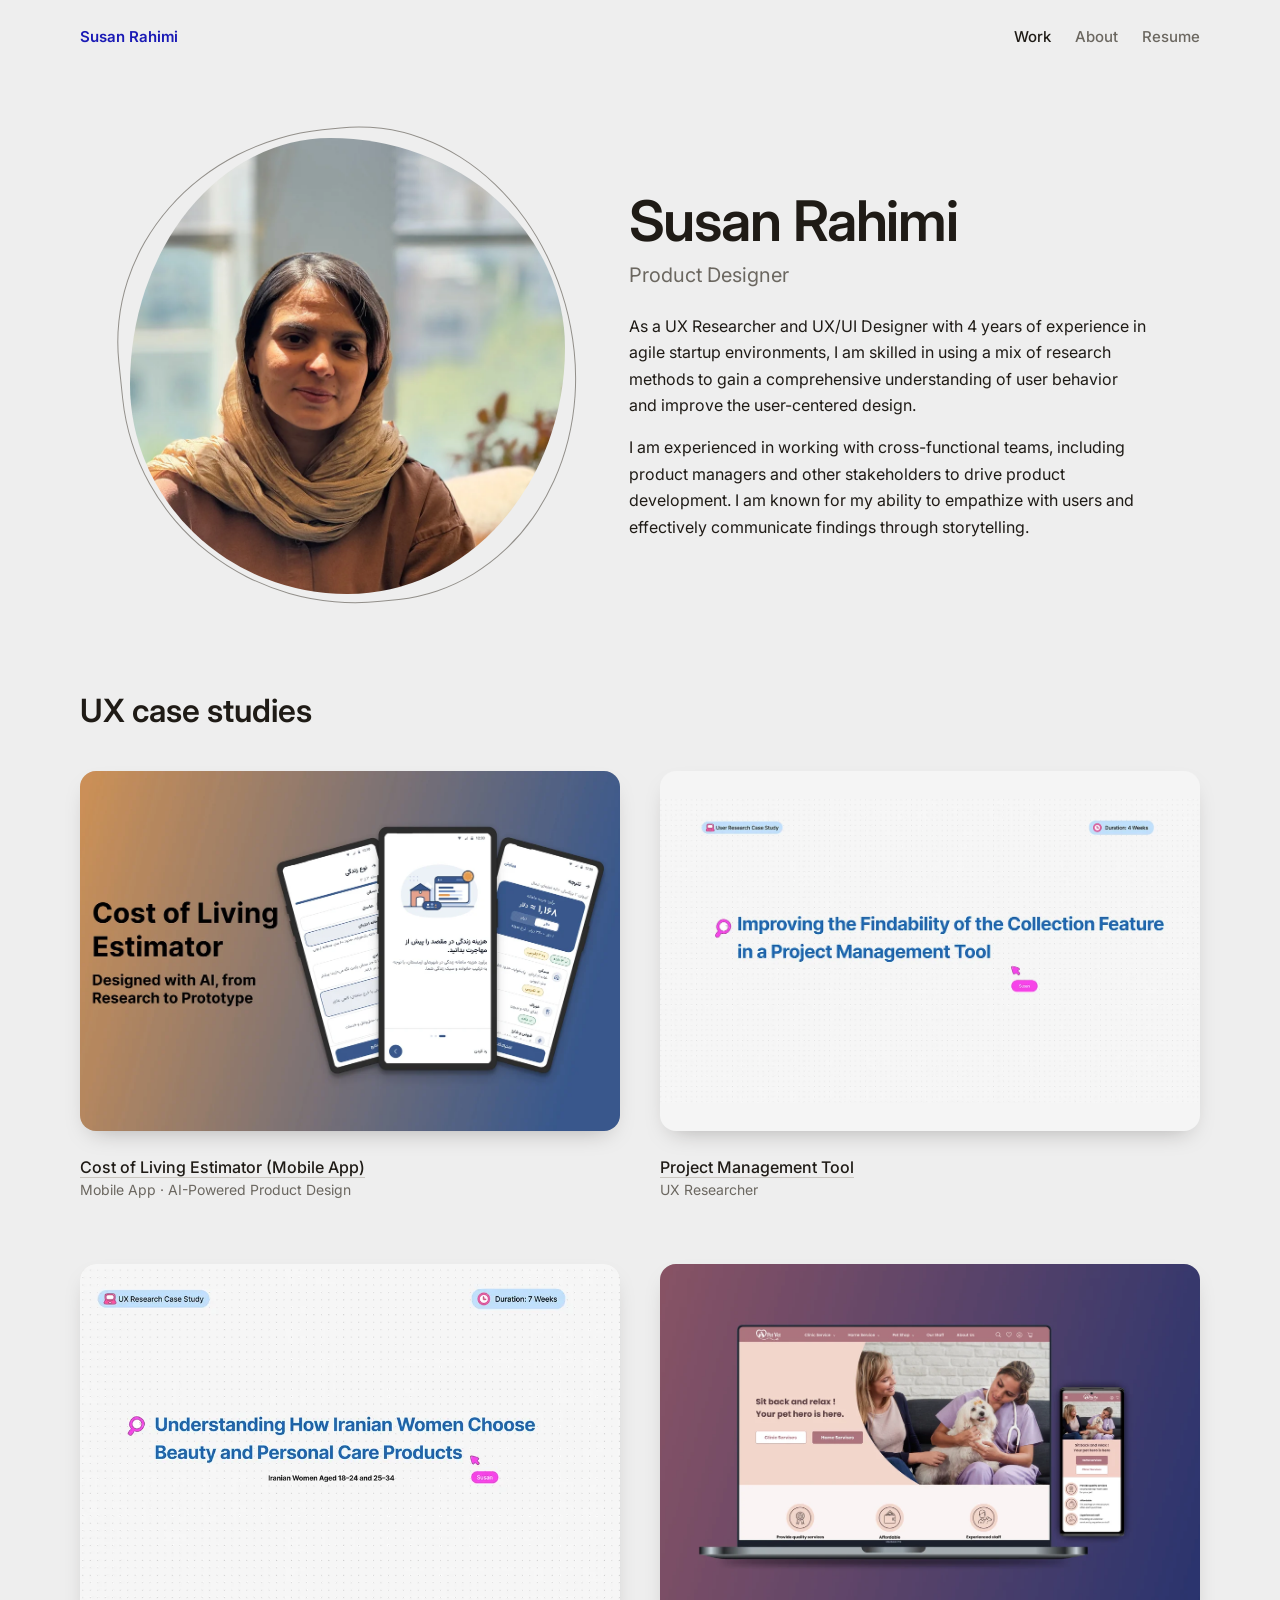
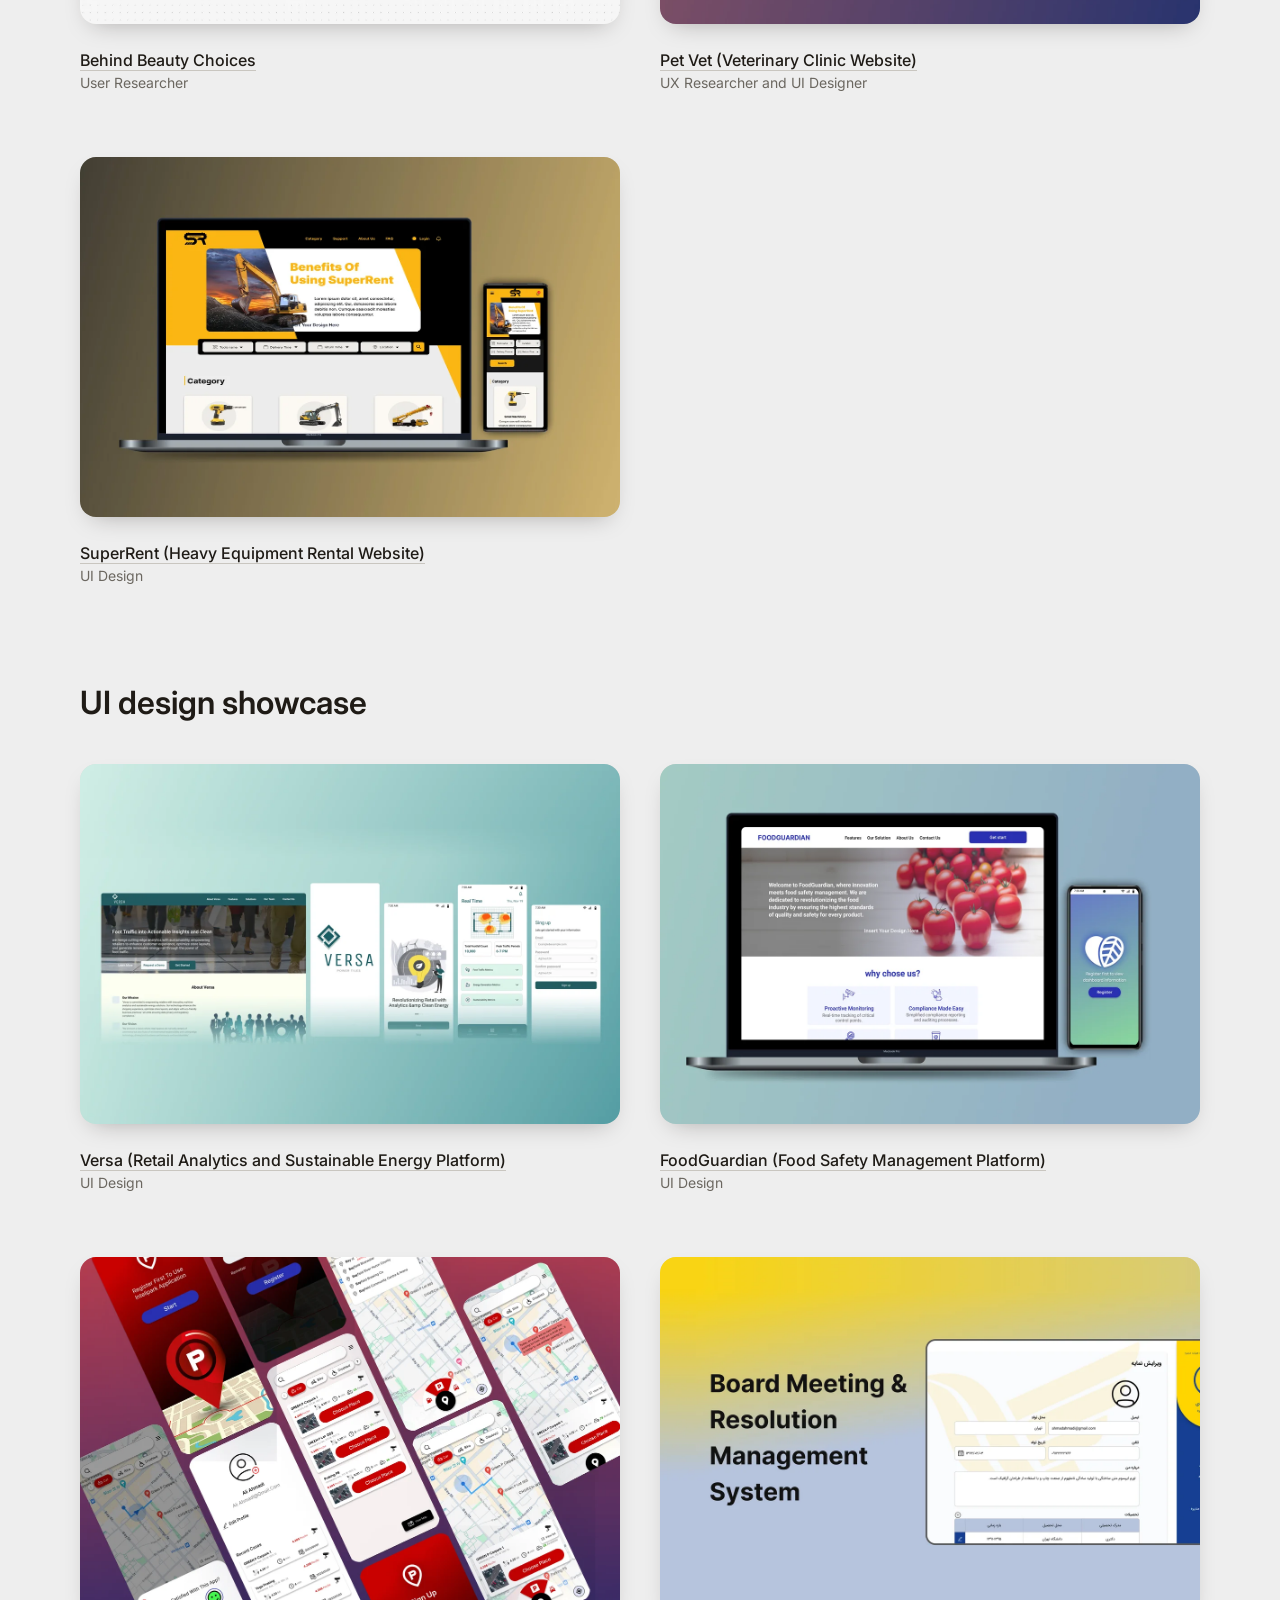
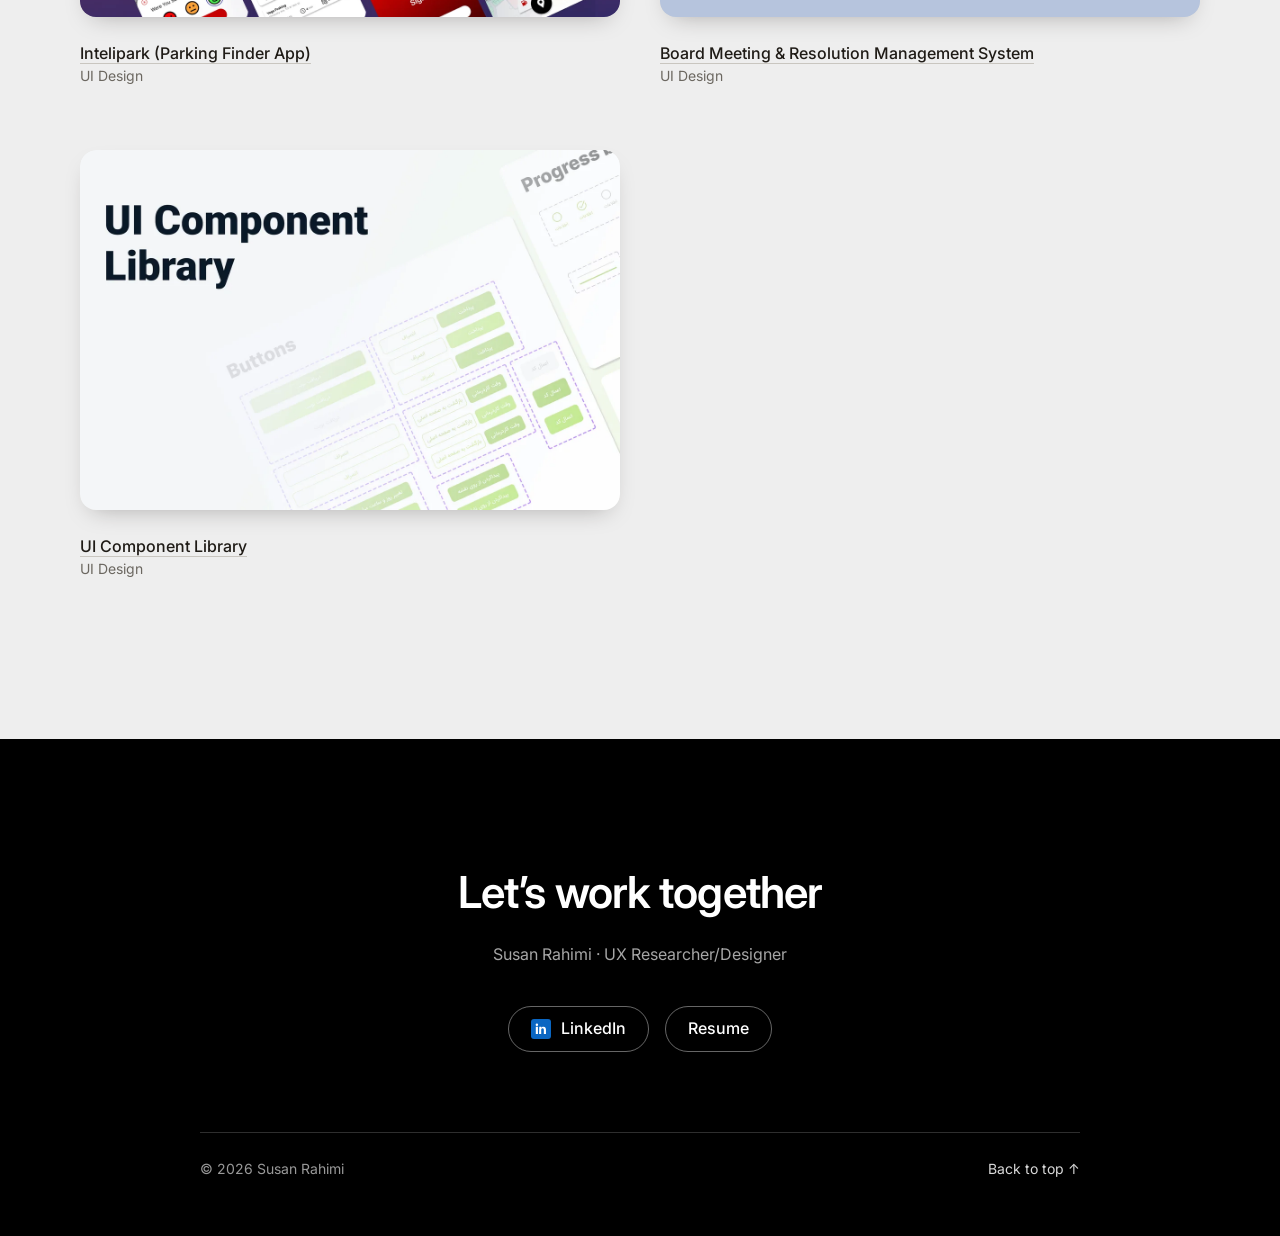
<file: index.html>
<!DOCTYPE html>
<html lang="en">
<head>
<meta charset="utf-8">
<meta name="viewport" content="width=device-width, initial-scale=1">
<title>Susan Rahimi | UX/UI Designer</title>
<meta name="description" content="Susan Rahimi is a UX/UI Designer with a background in UX Research.">
<link rel="preconnect" href="https://fonts.googleapis.com">
<link rel="preconnect" href="https://fonts.gstatic.com" crossorigin>
<link href="https://fonts.googleapis.com/css2?family=Inter:wght@400;500;600&display=swap" rel="stylesheet">
<style>
:root{
  /* Color */
  --bg:#eeeeee;
  --ink:#1f1b16;
  --ink-2:#6b6760;
  --line:#c9c6c0;
  --accent:#1a1ab5;
  --footer:#000;

  /* Type scale (base 16px) */
  --font:'Inter',system-ui,-apple-system,'Segoe UI',Roboto,Helvetica,Arial,sans-serif;
  --fs-h1:clamp(2.5rem,5vw + 1rem,3.5rem);
  --fs-h2:clamp(1.5rem,2vw + 1rem,2rem);
  --fs-h3:1.25rem;
  --fs-lead:clamp(1.125rem,1vw + .9rem,1.25rem);
  --fs-body:1rem;
  --fs-label:.8125rem;
  --fs-small:.875rem;
  --fs-nav:.9375rem;

  /* Spacing (multiples of 8) */
  --s1:8px; --s2:16px; --s3:24px; --s5:40px; --s8:64px; --s12:96px;
}
*,*::before,*::after{box-sizing:border-box}
html{-webkit-text-size-adjust:100%}
body{margin:0;background:var(--bg);color:var(--ink);font-family:var(--font);font-size:var(--fs-body);line-height:1.7;-webkit-font-smoothing:antialiased}
img{display:block;max-width:100%}
a{color:inherit}
a:focus-visible{outline:2px solid var(--accent);outline-offset:4px;border-radius:2px}

/* Header */
.site-header{display:flex;justify-content:space-between;align-items:center;gap:var(--s3);padding:var(--s3) var(--s5);max-width:1200px;margin:0 auto}
.brand{font-size:var(--fs-nav);font-weight:600;text-decoration:none;color:var(--accent)}
.nav{display:flex;gap:var(--s3)}
.nav a{font-size:var(--fs-nav);font-weight:500;text-decoration:none;color:var(--ink-2);line-height:1.4}
.nav a[aria-current="page"]{color:var(--ink)}
.nav a:hover{color:var(--ink)}

/* Hero */
.hero{display:grid;grid-template-columns:minmax(0,5fr) minmax(0,6fr);align-items:center;gap:var(--s8);max-width:1100px;margin:0 auto;padding:var(--s8) var(--s5) var(--s12)}
.portrait{position:relative;width:100%;max-width:440px;aspect-ratio:1/1.05;justify-self:center}
.portrait::before{content:"";position:absolute;inset:-10px;border:1px solid var(--ink-2);border-radius:52% 48% 46% 54%/46% 54% 50% 50%;transform:rotate(-6deg);opacity:.7}
.portrait img{position:relative;width:100%;height:100%;object-fit:cover;object-position:50% 25%;border-radius:46% 54% 50% 50%/54% 46% 54% 46%}
.hero h1{margin:0;font-size:var(--fs-h1);font-weight:600;line-height:1.1;letter-spacing:-.02em}
.hero .role{margin:var(--s1) 0 var(--s3);font-size:var(--fs-h3);font-weight:400;line-height:1.4;color:var(--ink-2)}
.hero .lead{margin:0;max-width:52ch;font-size:var(--fs-body);line-height:1.65}
.hero .lead+.lead{margin-top:var(--s2)}
.hero.about h1{margin-bottom:var(--s3)}
.hero.about .portrait{aspect-ratio:1/1}
.hero.about .portrait::before{display:none}
.hero.about .portrait img{border-radius:50%}

/* Works */
.works{max-width:1200px;margin:0 auto;padding:0 var(--s5) var(--s12)}
.works+.works{padding-top:0}
.works h2{margin:0 0 var(--s5);font-size:var(--fs-h2);font-weight:600;line-height:1.3}
.grid{display:grid;grid-template-columns:repeat(2,minmax(0,1fr));gap:var(--s8) var(--s5);list-style:none;margin:0;padding:0}
.card a{display:block;text-decoration:none}
.card .thumb{aspect-ratio:3/2;overflow:hidden;border-radius:16px;background:#e2e0dc;box-shadow:0 10px 24px -12px rgba(31,27,22,.35)}
.card .thumb.inset{display:flex;align-items:center;justify-content:center;padding:4.5%;background:#cfe3e0}
.card .thumb.inset img{width:100%;height:auto;max-height:100%;object-fit:contain;border-radius:10px;box-shadow:0 8px 20px -10px rgba(31,27,22,.4)}
.card .thumb.contain{background:#f5f5f5}
.card .thumb.contain img{object-fit:contain}
.card .thumb img{width:100%;height:100%;object-fit:cover;transition:transform .35s ease}
.card a:hover .thumb img{transform:scale(1.03)}
.card h3{margin:var(--s3) 0 0;font-size:var(--fs-body);font-weight:500;line-height:1.5;text-decoration:underline;text-underline-offset:4px;text-decoration-color:var(--line)}
.card a:hover h3{text-decoration-color:var(--ink)}
.card .meta{margin:0;font-size:var(--fs-small);line-height:1.5;color:var(--ink-2)}

/* Footer */
.site-footer{position:relative;background:var(--footer);margin-top:var(--s8);color:#fff}
.footer-inner{display:flex;flex-direction:column;align-items:center;gap:var(--s3);max-width:960px;margin:0 auto;padding:clamp(80px,10vw,128px) var(--s5) 56px;text-align:center}
.footer-title{margin:0;font-size:clamp(1.75rem,3vw + 1rem,2.75rem);font-weight:600;line-height:1.15;letter-spacing:-.02em}
.footer-sub{margin:0;color:rgba(255,255,255,.65);font-size:var(--fs-body);line-height:1.5}
.footer-links{display:flex;flex-wrap:wrap;justify-content:center;gap:var(--s2);margin-top:var(--s2)}
.footer-links a{display:inline-flex;align-items:center;gap:10px;padding:12px 22px;border:1px solid rgba(255,255,255,.4);border-radius:999px;color:#fff;text-decoration:none;font-size:var(--fs-body);font-weight:500;line-height:1.2;transition:background .2s,color .2s,border-color .2s}
.footer-links a:hover{background:#fff;color:#000;border-color:#fff}
.footer-links a:focus-visible{outline:2px solid #fff;outline-offset:3px}
.footer-links svg{width:20px;height:20px}
.footer-bottom{display:flex;justify-content:space-between;align-items:center;gap:var(--s2);width:100%;margin-top:56px;padding-top:var(--s3);border-top:1px solid rgba(255,255,255,.18);font-size:var(--fs-small);color:rgba(255,255,255,.6)}
.footer-bottom a{color:rgba(255,255,255,.85);text-decoration:none}
.footer-bottom a:hover{color:#fff;text-decoration:underline}
@media (max-width:560px){.footer-bottom{flex-direction:column}}

@media (max-width:760px){
  .site-header{padding:var(--s2) var(--s3)}
  .hero{grid-template-columns:1fr;gap:var(--s5);padding:var(--s5) var(--s3) var(--s8);text-align:left}
  .portrait{max-width:260px;justify-self:start}
  .works{padding:0 var(--s3) var(--s8)}
  .grid{grid-template-columns:1fr;gap:var(--s5)}
}
@media (prefers-reduced-motion:reduce){.card .thumb img{transition:none}.card a:hover .thumb img{transform:none}}
</style>
</head>
<body id="top">

<header class="site-header">
  <a class="brand" href="index.html">Susan Rahimi</a>
  <nav class="nav" aria-label="Main">
    <a href="index.html" aria-current="page">Work</a>
    <a href="about.html">About</a>
    <a href="resume.pdf">Resume</a>
  </nav>
</header>

<main>
  <section class="hero" aria-label="Introduction">
    <div class="portrait">
      <img src="images/portrait.webp" width="900" height="1200" alt="Portrait of Susan Rahimi">
    </div>
    <div>
      <h1>Susan Rahimi</h1>
      <p class="role">Product Designer</p>
      <p class="lead">As a UX Researcher and UX/UI Designer with 4 years of experience in agile startup environments, I am skilled in using a mix of research methods to gain a comprehensive understanding of user behavior and improve the user-centered design.</p>
      <p class="lead">I am experienced in working with cross-functional teams, including product managers and other stakeholders to drive product development. I am known for my ability to empathize with users and effectively communicate findings through storytelling.</p>
    </div>
  </section>

  <section class="works" aria-labelledby="ux-title">
    <h2 id="ux-title">UX case studies</h2>
    <ul class="grid">
      <li class="card">
        <a href="projects/cost-of-living-estimator.html">
          <div class="thumb"><img src="images/cost-of-living.webp" width="1200" height="795" alt="Cost of Living Estimator: designed with AI, from research to prototype" loading="lazy"></div>
          <h3>Cost of Living Estimator (Mobile App)</h3>
          <p class="meta">Mobile App · AI-Powered Product Design</p>
        </a>
      </li>
      <li class="card">
        <a href="projects/oktuple.html">
          <div class="thumb contain"><img src="images/oktuple.webp" width="1200" height="675" alt="Project Management Tool case study cover" loading="lazy"></div>
          <h3>Project Management Tool</h3>
          <p class="meta">UX Researcher</p>
        </a>
      </li>
      <li class="card">
        <a href="projects/beauty-choices.html">
          <div class="thumb"><img src="images/beauty-choices.webp" width="1200" height="581" alt="Behind Beauty Choices case study cover" loading="lazy"></div>
          <h3>Behind Beauty Choices</h3>
          <p class="meta">User Researcher</p>
        </a>
      </li>
      <li class="card">
        <a href="projects/pet-vet.html">
          <div class="thumb"><img src="images/pet-vet.webp" width="1200" height="795" alt="Pet Vet veterinary clinic website on laptop and phone" loading="lazy"></div>
          <h3>Pet Vet (Veterinary Clinic Website)</h3>
          <p class="meta">UX Researcher and UI Designer</p>
        </a>
      </li>
      <li class="card">
        <a href="projects/superrent.html">
          <div class="thumb"><img src="images/superrent.webp" width="1200" height="795" alt="SuperRent heavy equipment rental website on laptop and phone" loading="lazy"></div>
          <h3>SuperRent (Heavy Equipment Rental Website)</h3>
          <p class="meta">UI Design</p>
        </a>
      </li>
    </ul>
  </section>
  <section class="works" aria-labelledby="ui-title">
    <h2 id="ui-title">UI design showcase</h2>
    <ul class="grid">
      <li class="card">
        <a href="projects/versa.html">
          <div class="thumb"><img src="images/versa.webp" width="1200" height="800" alt="Versa UI design showcase cover" loading="lazy"></div>
          <h3>Versa (Retail Analytics and Sustainable Energy Platform)</h3>
          <p class="meta">UI Design</p>
        </a>
      </li>
      <li class="card">
        <a href="projects/foodguardian.html">
          <div class="thumb"><img src="images/foodguardian.webp" width="1200" height="800" alt="FoodGuardian website and mobile app cover" loading="lazy"></div>
          <h3>FoodGuardian (Food Safety Management Platform)</h3>
          <p class="meta">UI Design</p>
        </a>
      </li>
      <li class="card">
        <a href="projects/intelipark.html">
          <div class="thumb"><img src="images/intelipark.webp" width="1200" height="825" alt="Intelipark parking finder app screens" loading="lazy"></div>
          <h3>Intelipark (Parking Finder App)</h3>
          <p class="meta">UI Design</p>
        </a>
      </li>
      <li class="card">
        <a href="projects/board-meeting.html">
          <div class="thumb"><img src="images/board-meeting.webp" width="1200" height="800" alt="Board Meeting and Resolution Management System cover" loading="lazy"></div>
          <h3>Board Meeting &amp; Resolution Management System</h3>
          <p class="meta">UI Design</p>
        </a>
      </li>
      <li class="card">
        <a href="projects/ui-component-library.html">
          <div class="thumb"><img src="images/component-library.webp" width="1200" height="800" alt="UI Component Library cover" loading="lazy"></div>
          <h3>UI Component Library</h3>
          <p class="meta">UI Design</p>
        </a>
      </li>
    </ul>
  </section>
</main>

<footer class="site-footer">
  <div class="footer-inner">
    <p class="footer-title">Let&rsquo;s work together</p>
    <p class="footer-sub">Susan Rahimi &middot; UX Researcher/Designer</p>
    <div class="footer-links">
      <a href="https://www.linkedin.com/in/susan-rahimi/" target="_blank" rel="noopener"><svg viewBox="0 0 40 40" aria-hidden="true"><rect width="40" height="40" rx="6" fill="#0A66C2"/><path fill="#fff" d="M9.6 15.6h4.3V30H9.6zM11.75 8.9a2.5 2.5 0 110 5 2.5 2.5 0 010-5zM16.6 15.6h4.1v2h.06c.57-1.08 1.97-2.2 4.05-2.2 4.33 0 5.13 2.85 5.13 6.55V30h-4.3v-7.3c0-1.74-.03-3.98-2.42-3.98-2.43 0-2.8 1.9-2.8 3.85V30h-4.3z"/></svg>LinkedIn</a>
      <a href="resume.pdf">Resume</a>
    </div>
    <div class="footer-bottom"><span>&copy; 2026 Susan Rahimi</span><a href="#top">Back to top &uarr;</a></div>
  </div>
</footer>

</body>
</html>
</file>
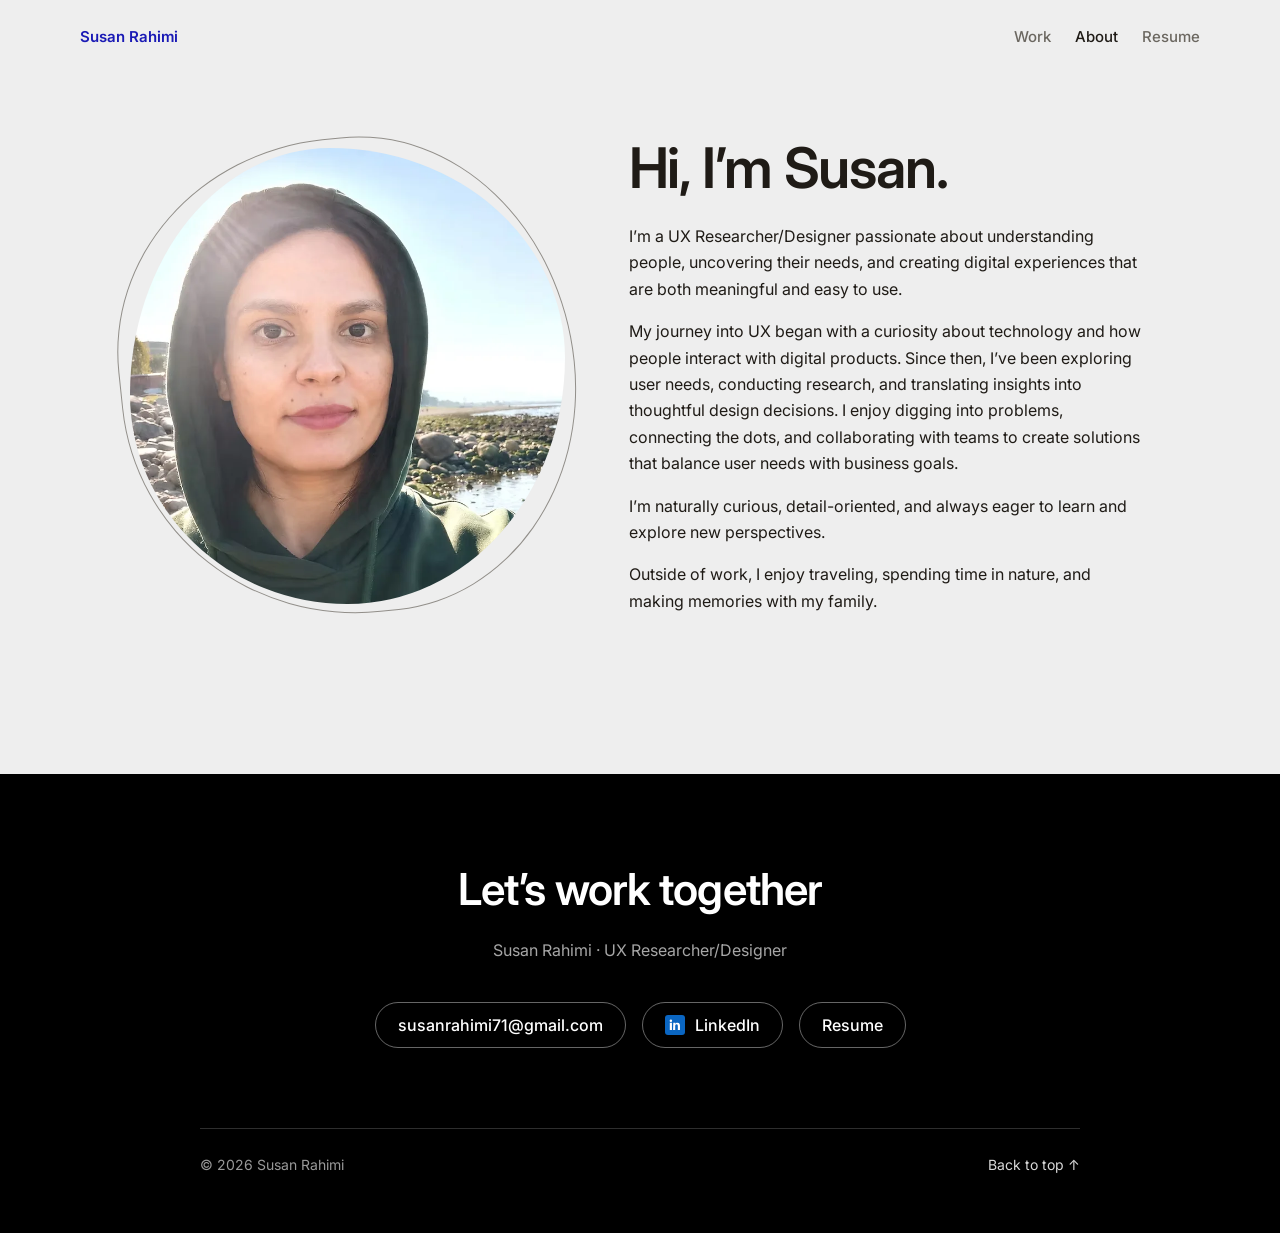
<file: about.html>
<!DOCTYPE html>
<html lang="en">
<head>
<meta charset="utf-8">
<meta name="viewport" content="width=device-width, initial-scale=1">
<title>About | Susan Rahimi</title>
<meta name="description" content="About Susan Rahimi, UX Researcher/Designer.">
<link rel="preconnect" href="https://fonts.googleapis.com">
<link rel="preconnect" href="https://fonts.gstatic.com" crossorigin>
<link href="https://fonts.googleapis.com/css2?family=Inter:wght@400;500;600&display=swap" rel="stylesheet">
<style>
:root{
  /* Color */
  --bg:#eeeeee;
  --ink:#1f1b16;
  --ink-2:#6b6760;
  --line:#c9c6c0;
  --accent:#1a1ab5;
  --footer:#000;

  /* Type scale (base 16px) */
  --font:'Inter',system-ui,-apple-system,'Segoe UI',Roboto,Helvetica,Arial,sans-serif;
  --fs-h1:clamp(2.5rem,5vw + 1rem,3.5rem);
  --fs-h2:clamp(1.5rem,2vw + 1rem,2rem);
  --fs-h3:1.25rem;
  --fs-lead:clamp(1.125rem,1vw + .9rem,1.25rem);
  --fs-body:1rem;
  --fs-label:.8125rem;
  --fs-small:.875rem;
  --fs-nav:.9375rem;

  /* Spacing (multiples of 8) */
  --s1:8px; --s2:16px; --s3:24px; --s5:40px; --s8:64px; --s12:96px;
}
*,*::before,*::after{box-sizing:border-box}
html{-webkit-text-size-adjust:100%}
body{margin:0;background:var(--bg);color:var(--ink);font-family:var(--font);font-size:var(--fs-body);line-height:1.7;-webkit-font-smoothing:antialiased}
img{display:block;max-width:100%}
a{color:inherit}
a:focus-visible{outline:2px solid var(--accent);outline-offset:4px;border-radius:2px}

/* Header */
.site-header{display:flex;justify-content:space-between;align-items:center;gap:var(--s3);padding:var(--s3) var(--s5);max-width:1200px;margin:0 auto}
.brand{font-size:var(--fs-nav);font-weight:600;text-decoration:none;color:var(--accent)}
.nav{display:flex;gap:var(--s3)}
.nav a{font-size:var(--fs-nav);font-weight:500;text-decoration:none;color:var(--ink-2);line-height:1.4}
.nav a[aria-current="page"]{color:var(--ink)}
.nav a:hover{color:var(--ink)}

/* Hero */
.hero{display:grid;grid-template-columns:minmax(0,5fr) minmax(0,6fr);align-items:center;gap:var(--s8);max-width:1100px;margin:0 auto;padding:var(--s8) var(--s5) var(--s12)}
.portrait{position:relative;width:100%;max-width:440px;aspect-ratio:1/1.05;justify-self:center}
.portrait::before{content:"";position:absolute;inset:-10px;border:1px solid var(--ink-2);border-radius:52% 48% 46% 54%/46% 54% 50% 50%;transform:rotate(-6deg);opacity:.7}
.portrait img{position:relative;width:100%;height:100%;object-fit:cover;object-position:50% 25%;border-radius:46% 54% 50% 50%/54% 46% 54% 46%}
.hero h1{margin:0;font-size:var(--fs-h1);font-weight:600;line-height:1.1;letter-spacing:-.02em}
.hero .role{margin:var(--s1) 0 var(--s3);font-size:var(--fs-h3);font-weight:400;line-height:1.4;color:var(--ink-2)}
.hero .lead{margin:0;max-width:52ch;font-size:var(--fs-body);line-height:1.65}
.hero .lead+.lead{margin-top:var(--s2)}
.hero.about h1{margin-bottom:var(--s3)}

/* Works */
.works{max-width:1200px;margin:0 auto;padding:0 var(--s5) var(--s12)}
.works+.works{padding-top:0}
.works h2{margin:0 0 var(--s5);font-size:var(--fs-h2);font-weight:600;line-height:1.3}
.grid{display:grid;grid-template-columns:repeat(2,minmax(0,1fr));gap:var(--s8) var(--s5);list-style:none;margin:0;padding:0}
.card a{display:block;text-decoration:none}
.card .thumb{aspect-ratio:3/2;overflow:hidden;border-radius:16px;background:#e2e0dc;box-shadow:0 10px 24px -12px rgba(31,27,22,.35)}
.card .thumb.inset{display:flex;align-items:center;justify-content:center;padding:4.5%;background:#cfe3e0}
.card .thumb.inset img{width:100%;height:auto;max-height:100%;object-fit:contain;border-radius:10px;box-shadow:0 8px 20px -10px rgba(31,27,22,.4)}
.card .thumb.contain{background:#f5f5f5}
.card .thumb.contain img{object-fit:contain}
.card .thumb img{width:100%;height:100%;object-fit:cover;transition:transform .35s ease}
.card a:hover .thumb img{transform:scale(1.03)}
.card h3{margin:var(--s3) 0 0;font-size:var(--fs-body);font-weight:500;line-height:1.5;text-decoration:underline;text-underline-offset:4px;text-decoration-color:var(--line)}
.card a:hover h3{text-decoration-color:var(--ink)}
.card .meta{margin:0;font-size:var(--fs-small);line-height:1.5;color:var(--ink-2)}

/* Footer */
.site-footer{position:relative;background:var(--footer);margin-top:var(--s8);color:#fff}
.footer-inner{display:flex;flex-direction:column;align-items:center;gap:var(--s3);max-width:960px;margin:0 auto;padding:clamp(50px,7vw,98px) var(--s5) 56px;text-align:center}
.footer-title{margin:0;font-size:clamp(1.75rem,3vw + 1rem,2.75rem);font-weight:600;line-height:1.15;letter-spacing:-.02em}
.footer-sub{margin:0;color:rgba(255,255,255,.65);font-size:var(--fs-body);line-height:1.5}
.footer-links{display:flex;flex-wrap:wrap;justify-content:center;gap:var(--s2);margin-top:var(--s2)}
.footer-links a{display:inline-flex;align-items:center;gap:10px;padding:12px 22px;border:1px solid rgba(255,255,255,.4);border-radius:999px;color:#fff;text-decoration:none;font-size:var(--fs-body);font-weight:500;line-height:1.2;transition:background .2s,color .2s,border-color .2s}
.footer-links a:hover{background:#fff;color:#000;border-color:#fff}
.footer-links a:focus-visible{outline:2px solid #fff;outline-offset:3px}
.footer-links svg{width:20px;height:20px}
.footer-bottom{display:flex;justify-content:space-between;align-items:center;gap:var(--s2);width:100%;margin-top:56px;padding-top:var(--s3);border-top:1px solid rgba(255,255,255,.18);font-size:var(--fs-small);color:rgba(255,255,255,.6)}
.footer-bottom a{color:rgba(255,255,255,.85);text-decoration:none}
.footer-bottom a:hover{color:#fff;text-decoration:underline}
@media (max-width:560px){.footer-bottom{flex-direction:column}}

@media (max-width:760px){
  .site-header{padding:var(--s2) var(--s3)}
  .hero{grid-template-columns:1fr;gap:var(--s5);padding:var(--s5) var(--s3) var(--s8);text-align:left}
  .portrait{max-width:260px;justify-self:start}
  .works{padding:0 var(--s3) var(--s8)}
  .grid{grid-template-columns:1fr;gap:var(--s5)}
}
@media (prefers-reduced-motion:reduce){.card .thumb img{transition:none}.card a:hover .thumb img{transform:none}}
</style>
</head>
<body id="top">

<header class="site-header">
  <a class="brand" href="index.html">Susan Rahimi</a>
  <nav class="nav" aria-label="Main">
    <a href="index.html">Work</a>
    <a href="about.html" aria-current="page">About</a>
    <a href="resume.pdf">Resume</a>
  </nav>
</header>
<main>
  <section class="hero about" aria-label="About">
    <div class="portrait">
      <img src="images/about.webp" width="1096" height="824" alt="Portrait of Susan Rahimi outdoors by the sea" style="object-position:38% 30%">
    </div>
    <div>
      <h1>Hi, I&rsquo;m Susan.</h1>
      <p class="lead">I&rsquo;m a UX Researcher/Designer passionate about understanding people, uncovering their needs, and creating digital experiences that are both meaningful and easy to use.</p>
      <p class="lead">My journey into UX began with a curiosity about technology and how people interact with digital products. Since then, I&rsquo;ve been exploring user needs, conducting research, and translating insights into thoughtful design decisions. I enjoy digging into problems, connecting the dots, and collaborating with teams to create solutions that balance user needs with business goals.</p>
      <p class="lead">I&rsquo;m naturally curious, detail-oriented, and always eager to learn and explore new perspectives.</p>
      <p class="lead">Outside of work, I enjoy traveling, spending time in nature, and making memories with my family.</p>
    </div>
  </section>
</main>

<footer class="site-footer">
  <div class="footer-inner">
    <p class="footer-title">Let&rsquo;s work together</p>
    <p class="footer-sub">Susan Rahimi &middot; UX Researcher/Designer</p>
    <div class="footer-links">
      <a href="mailto:susanrahimi71@gmail.com">susanrahimi71@gmail.com</a>
      <a href="https://www.linkedin.com/in/susan-rahimi/" target="_blank" rel="noopener"><svg viewBox="0 0 40 40" aria-hidden="true"><rect width="40" height="40" rx="6" fill="#0A66C2"/><path fill="#fff" d="M9.6 15.6h4.3V30H9.6zM11.75 8.9a2.5 2.5 0 110 5 2.5 2.5 0 010-5zM16.6 15.6h4.1v2h.06c.57-1.08 1.97-2.2 4.05-2.2 4.33 0 5.13 2.85 5.13 6.55V30h-4.3v-7.3c0-1.74-.03-3.98-2.42-3.98-2.43 0-2.8 1.9-2.8 3.85V30h-4.3z"/></svg>LinkedIn</a>
      <a href="resume.pdf">Resume</a>
    </div>
    <div class="footer-bottom"><span>&copy; 2026 Susan Rahimi</span><a href="#top">Back to top &uarr;</a></div>
  </div>
</footer>

</body>
</html>
</file>
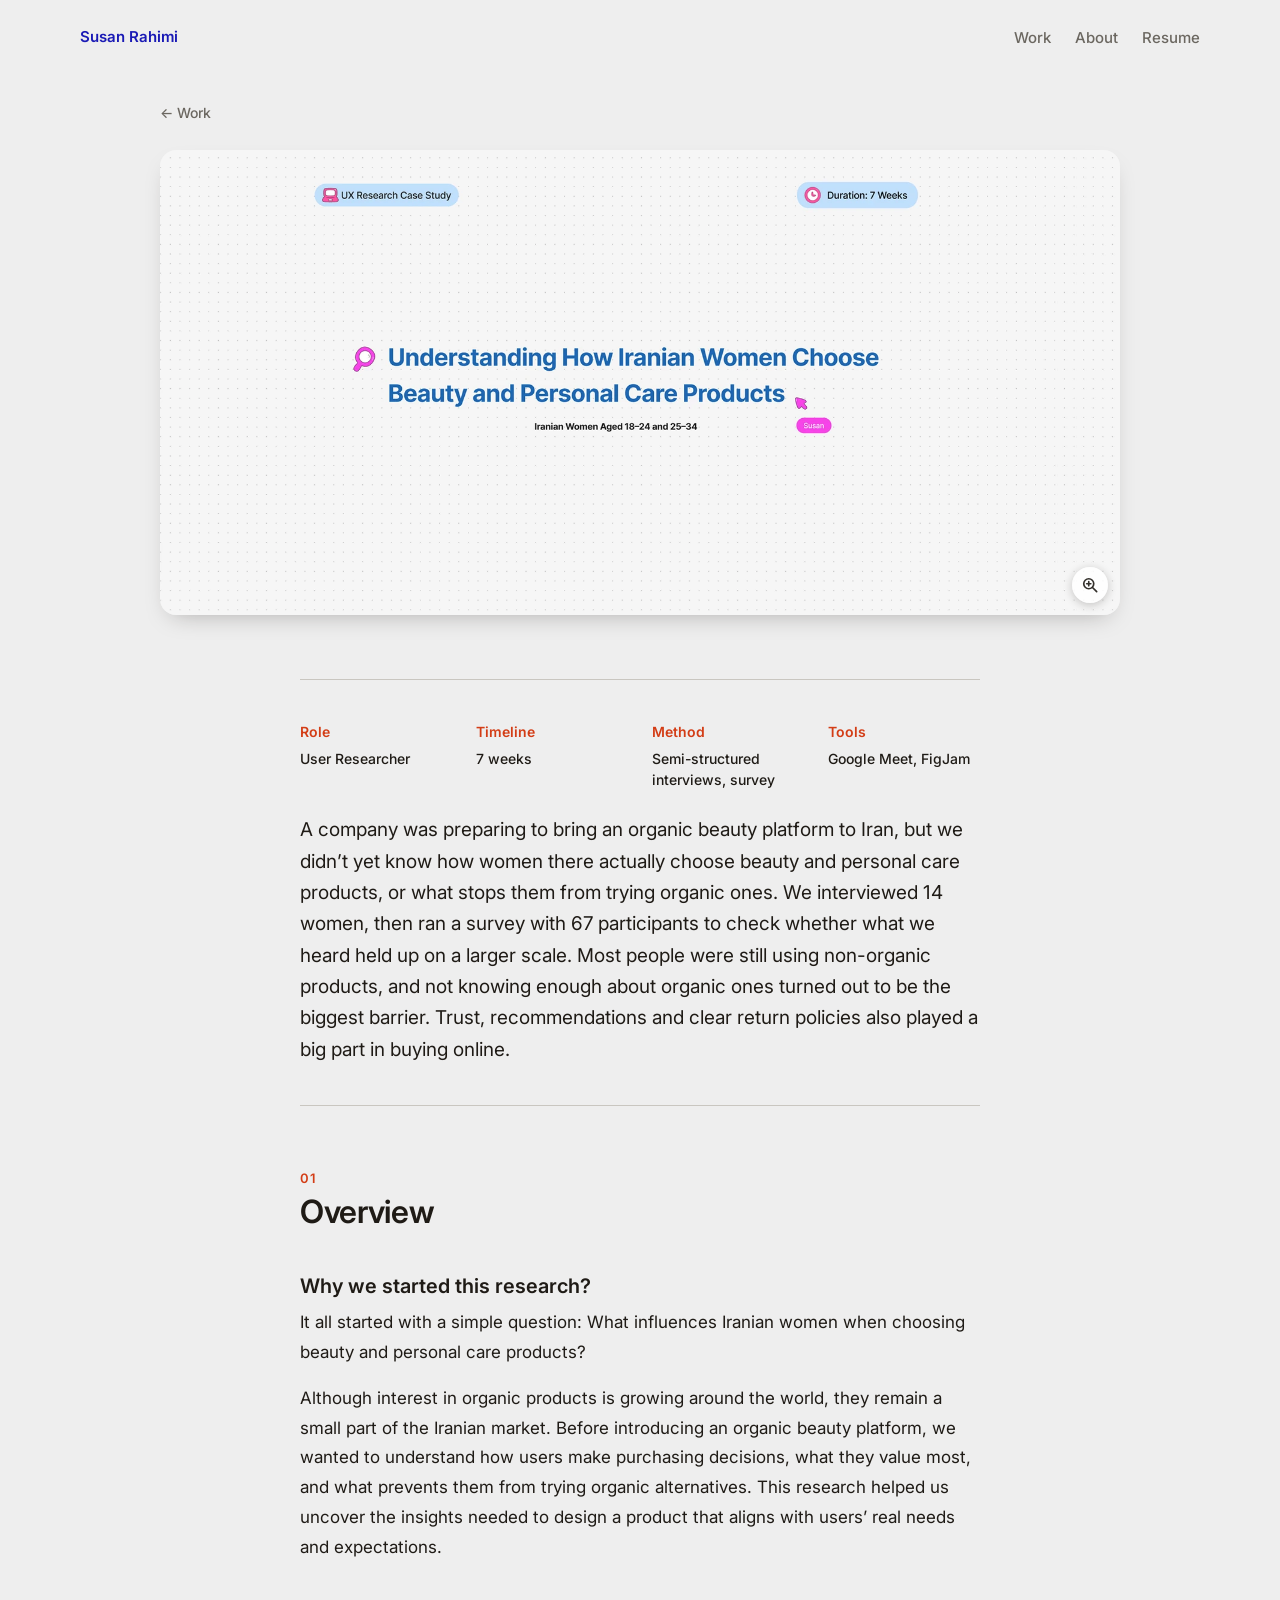
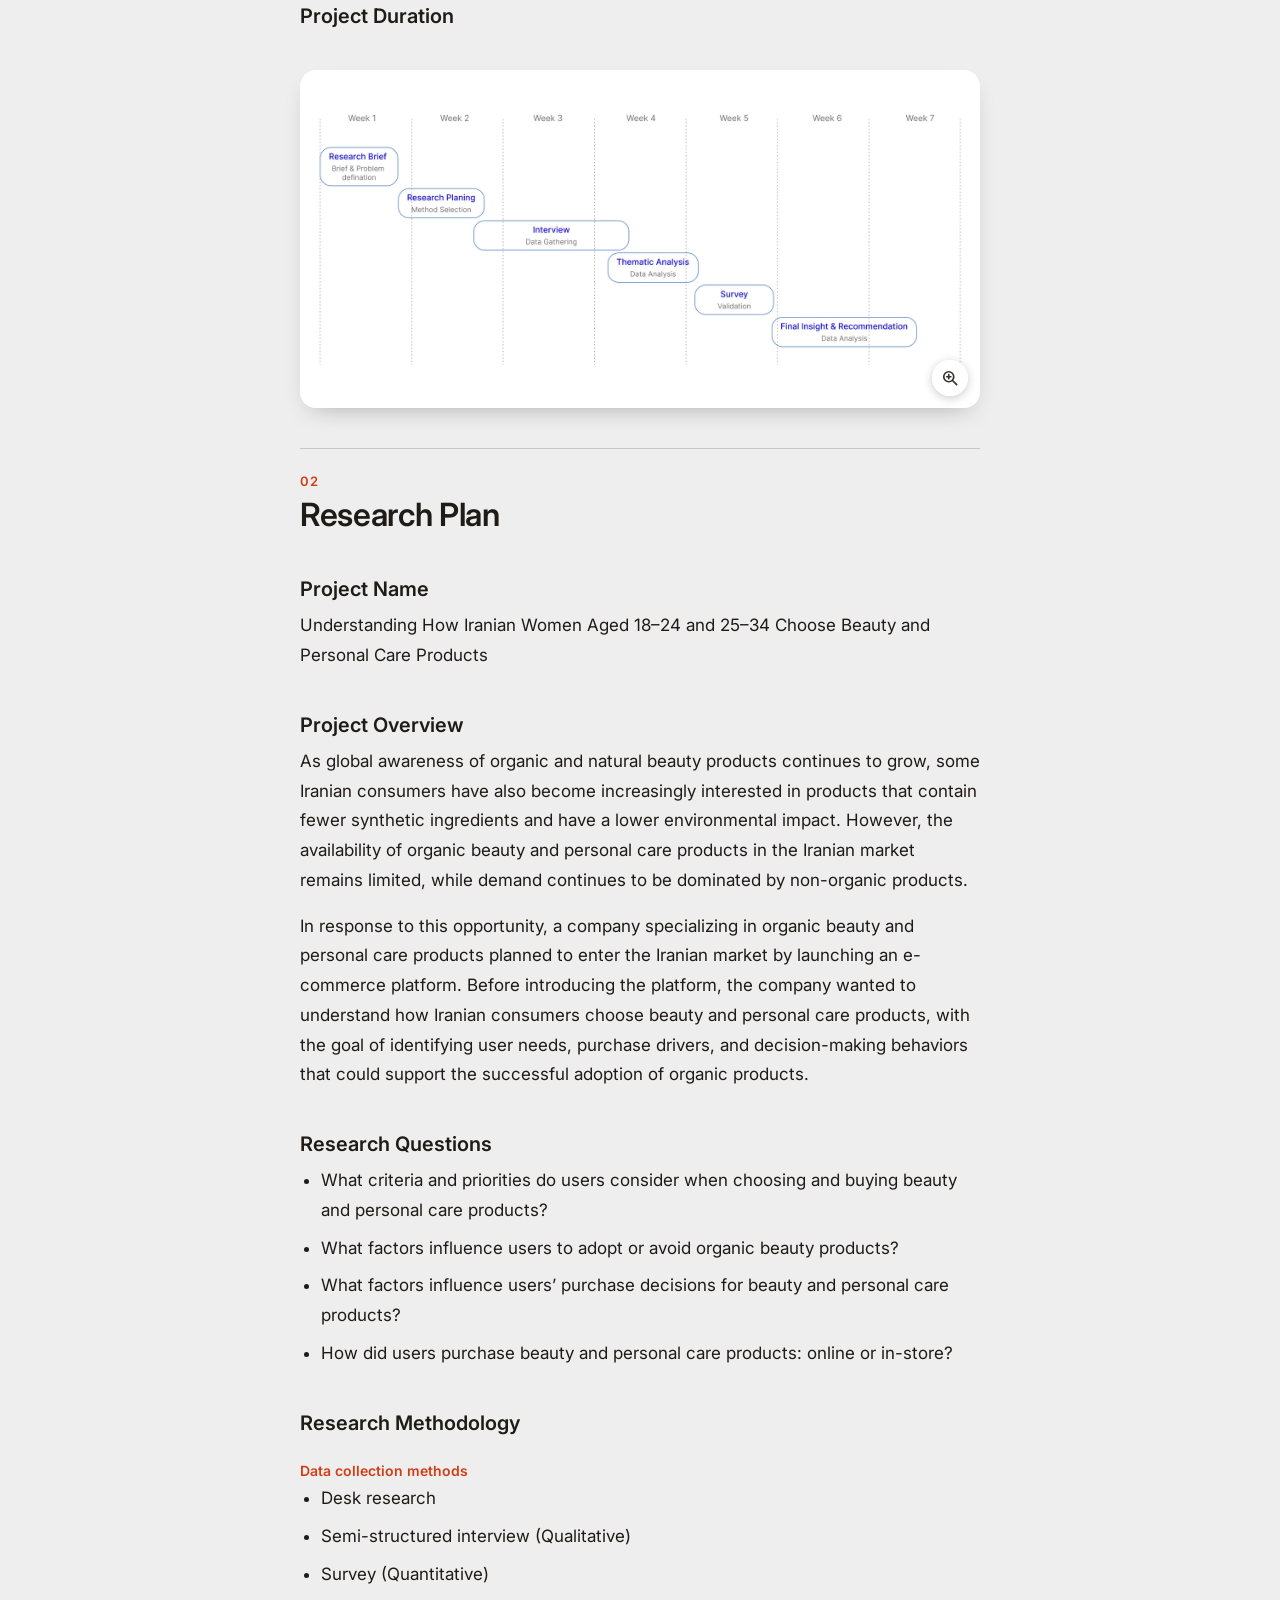
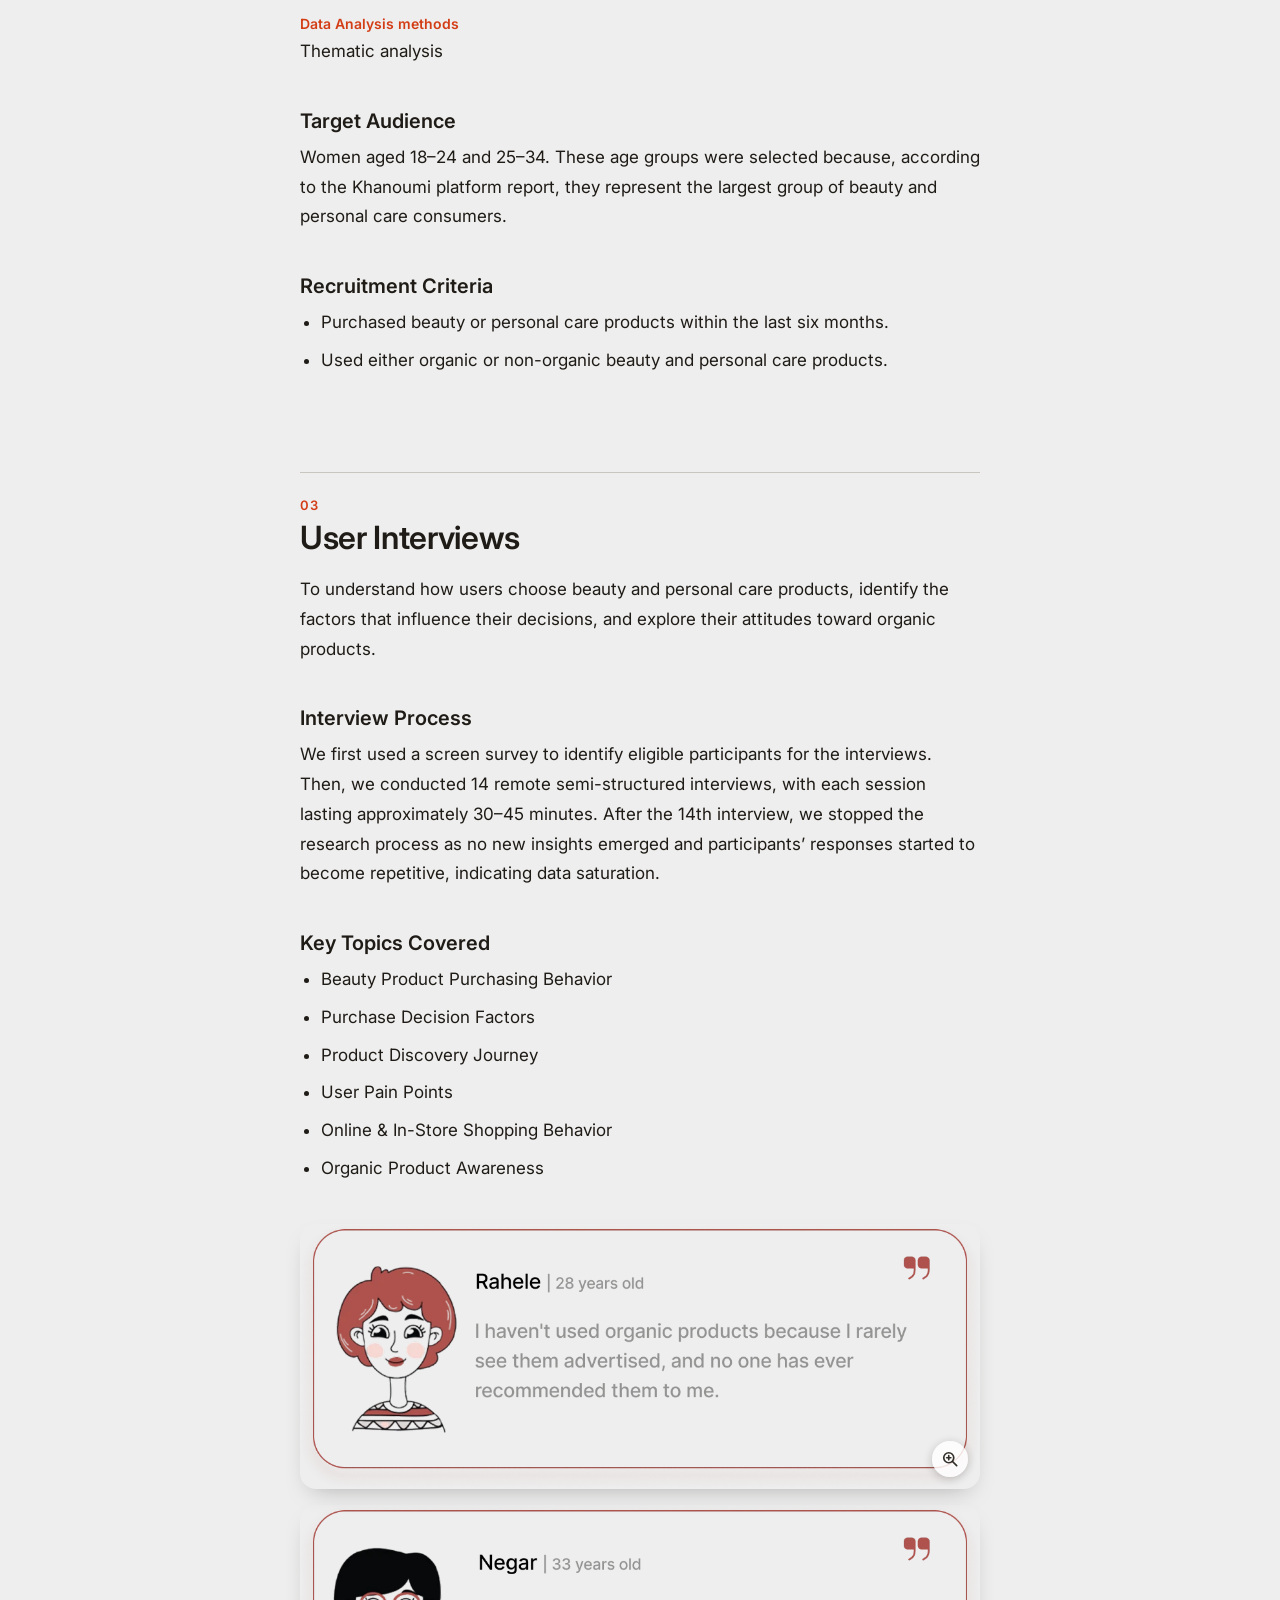
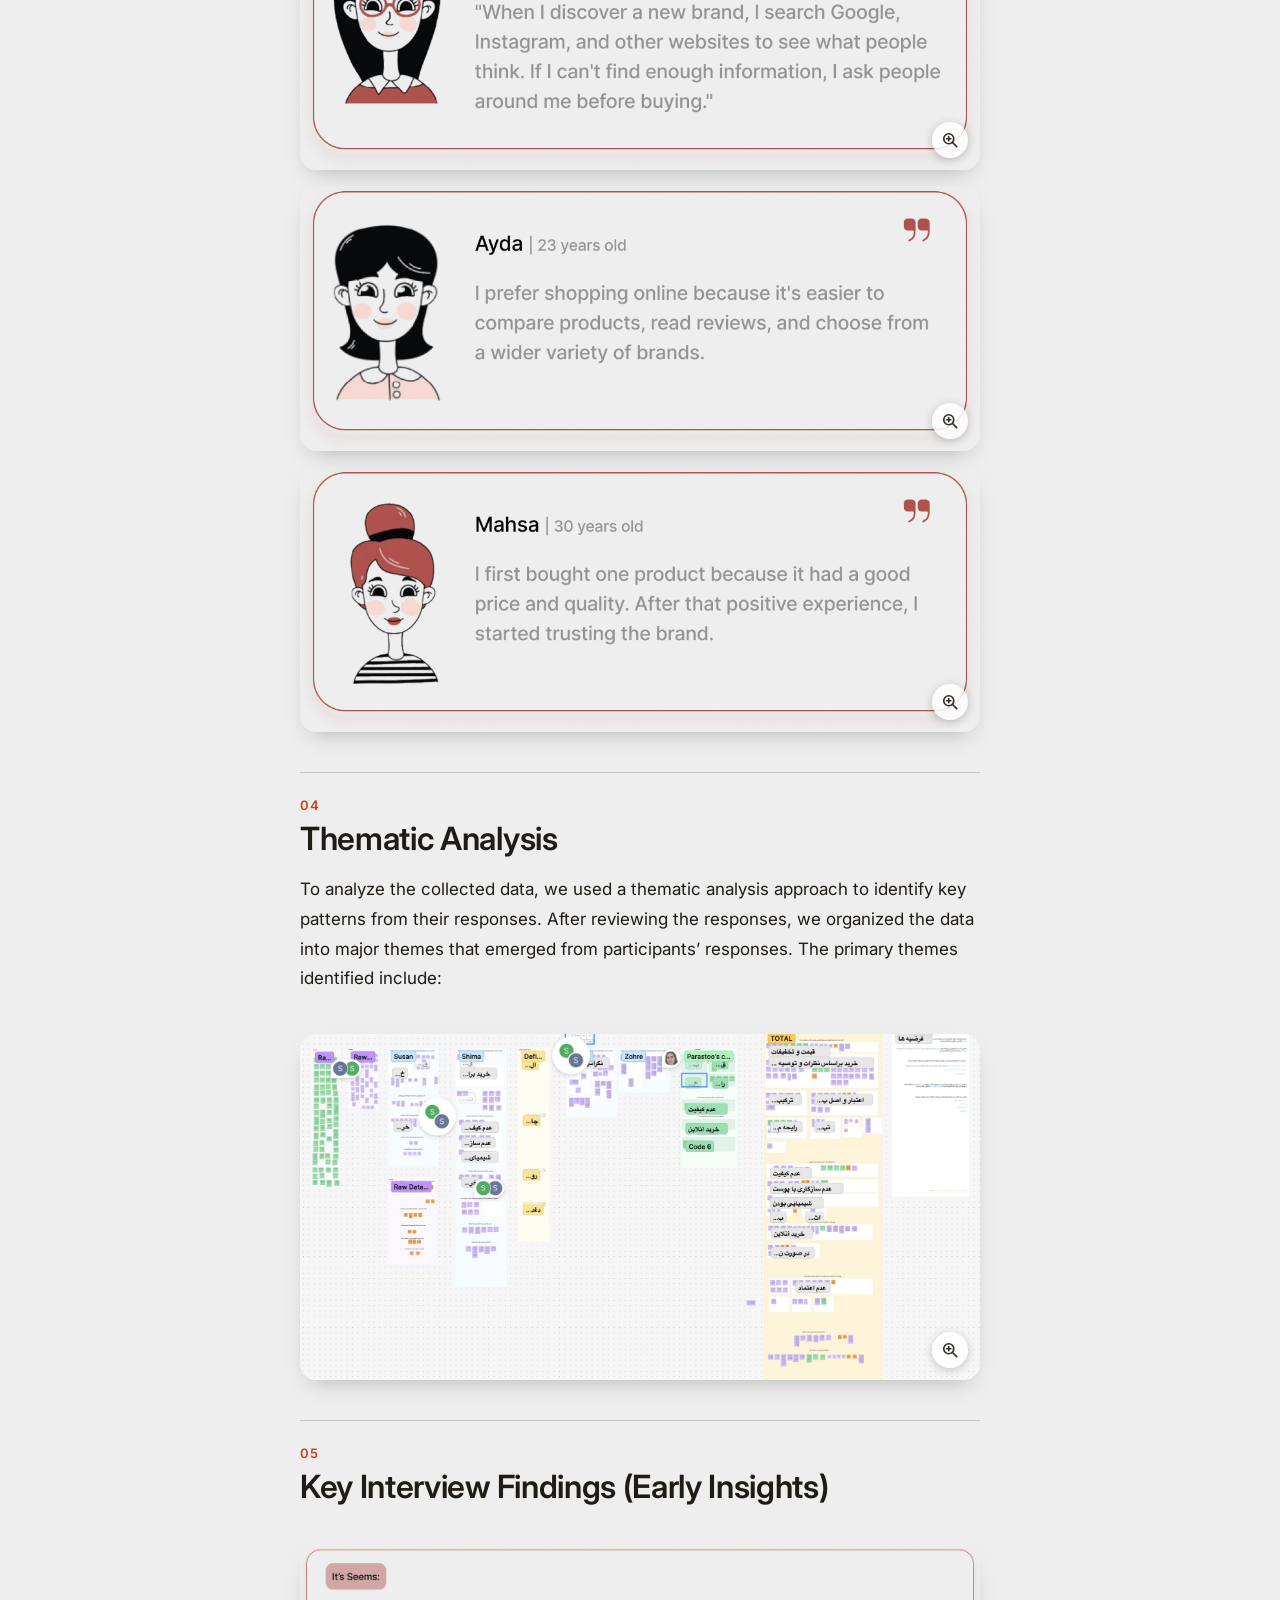
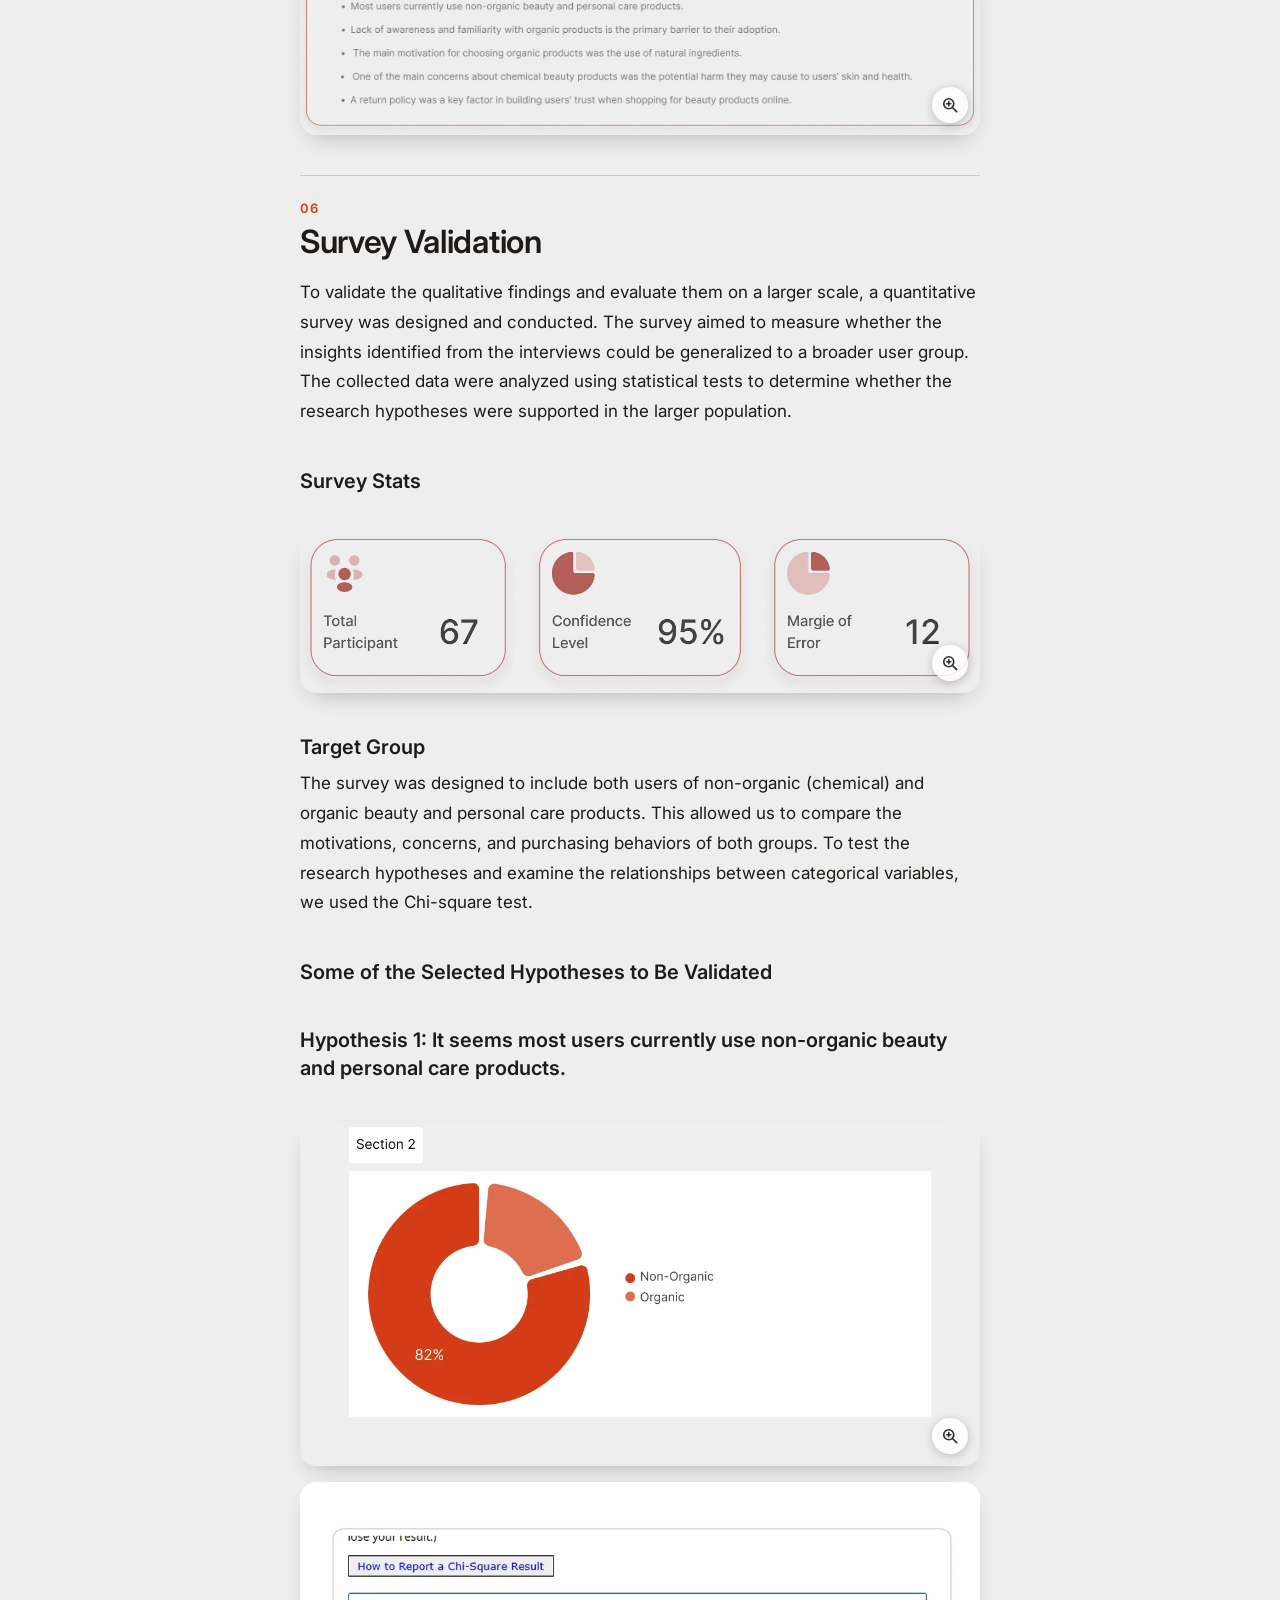
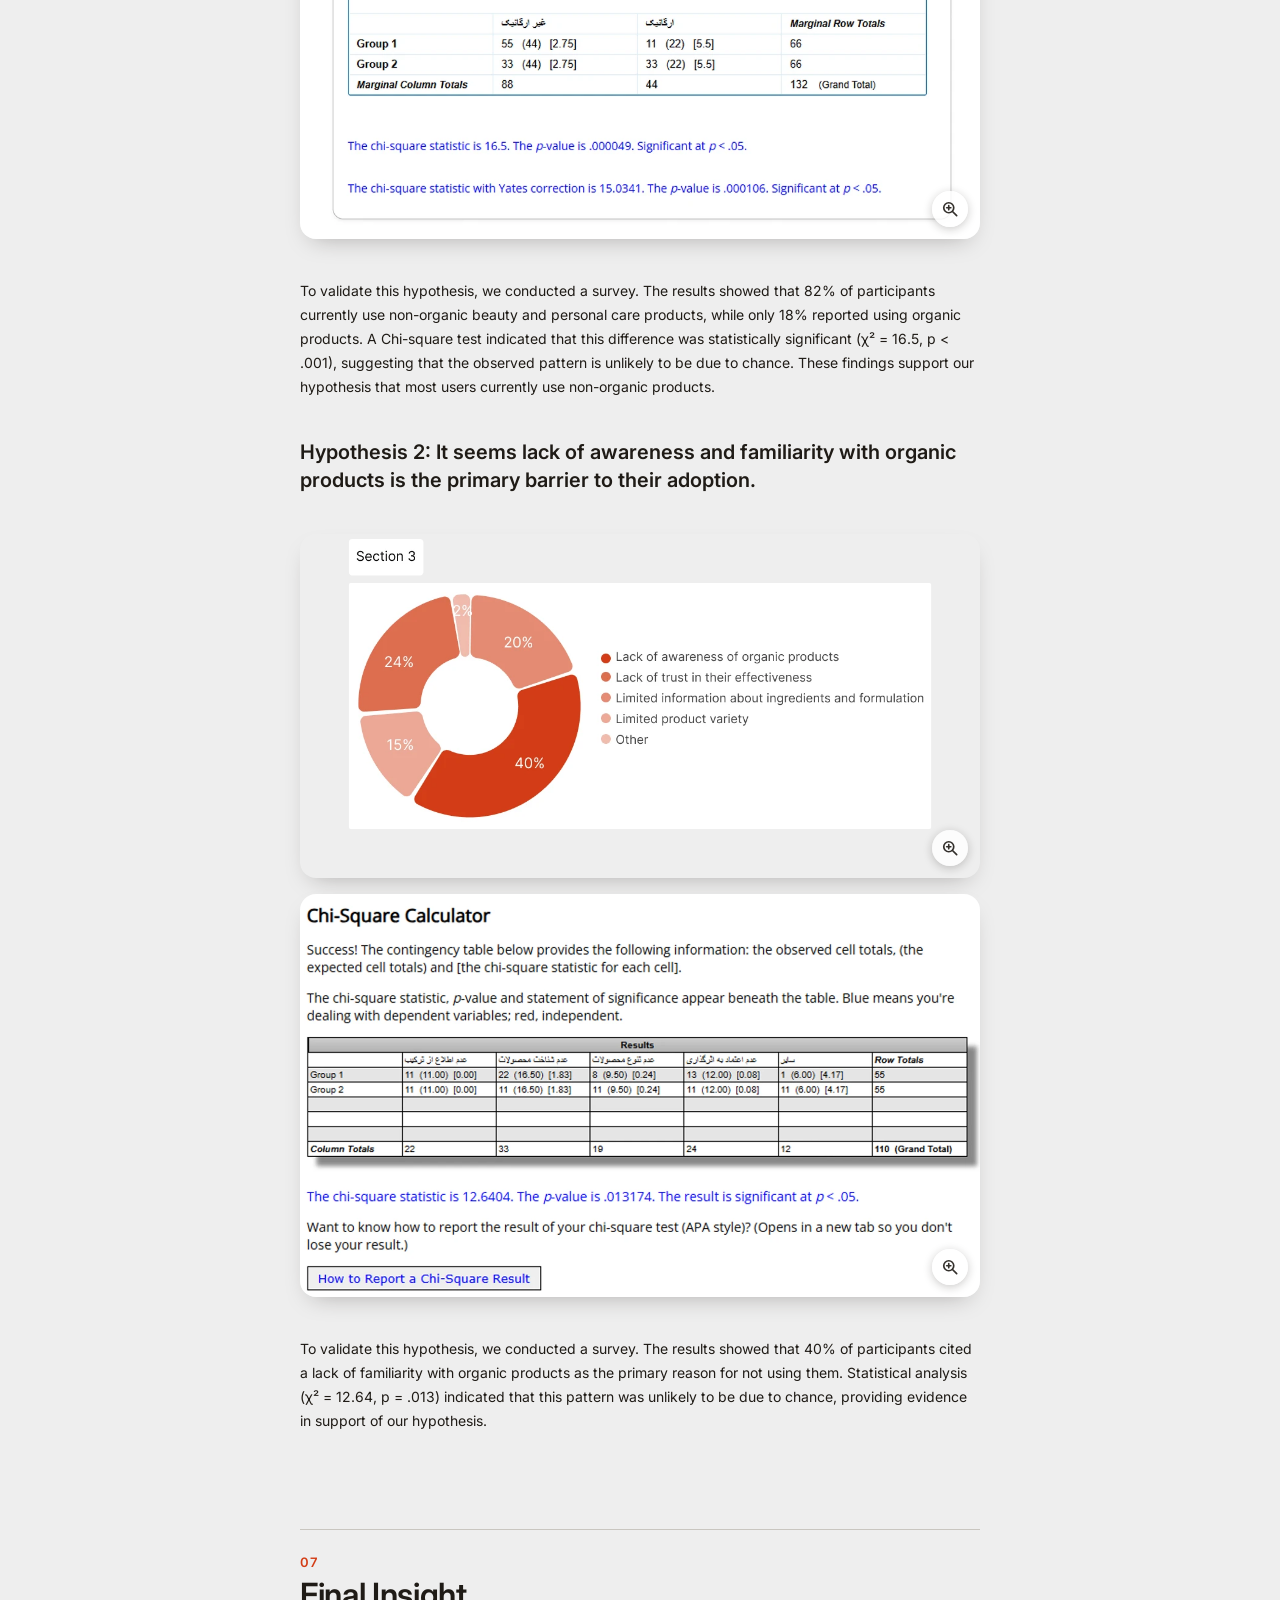
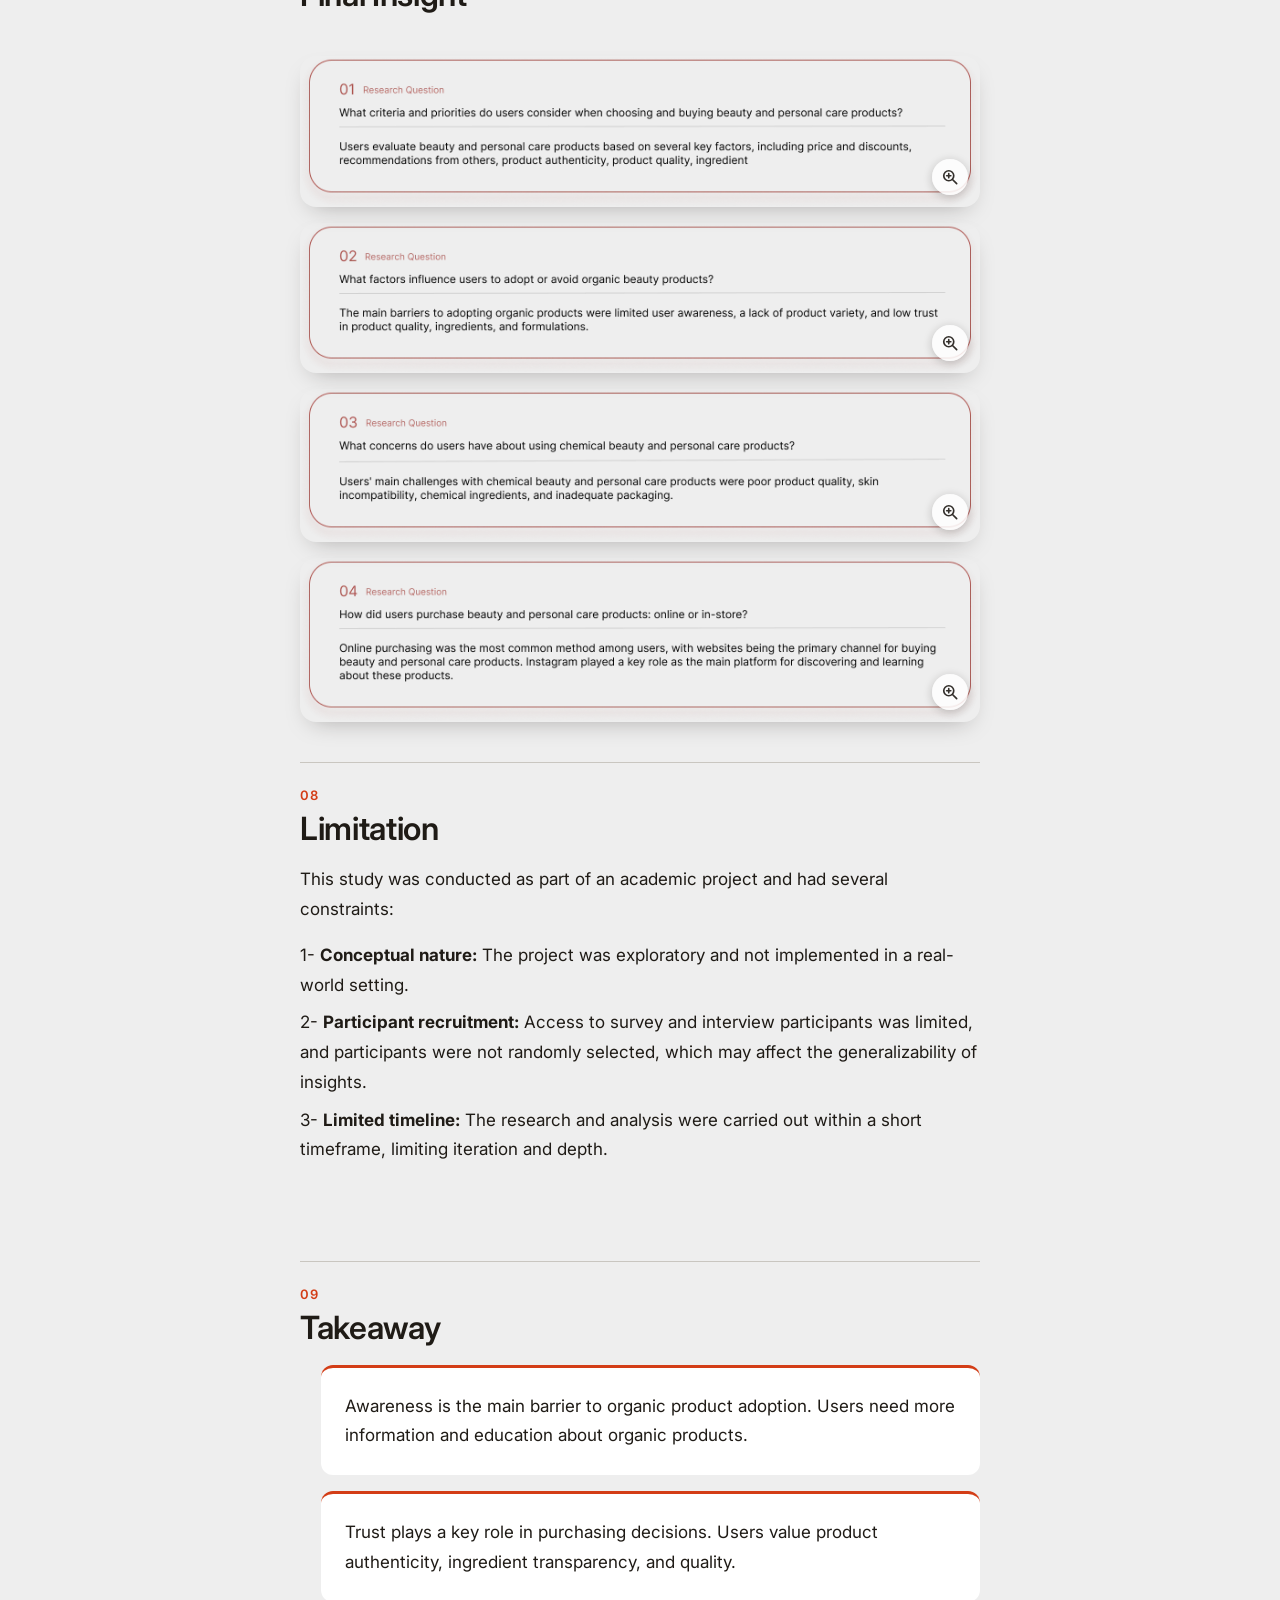
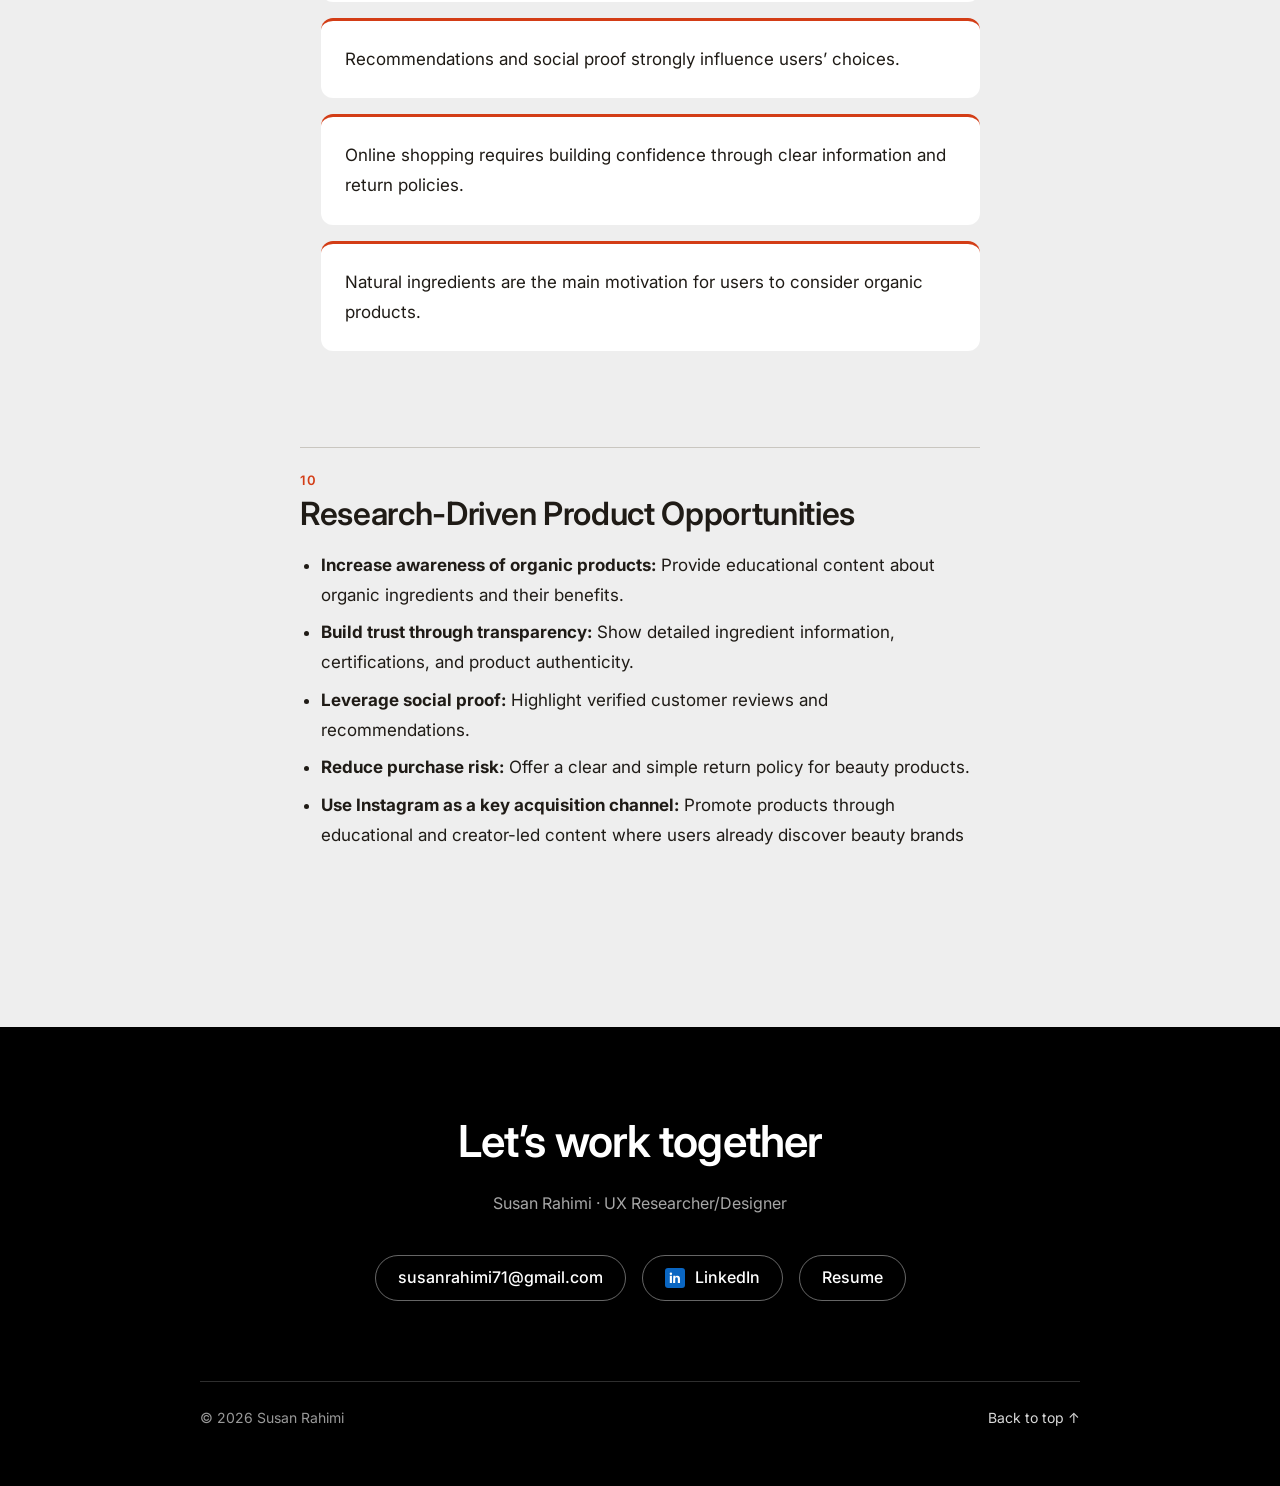
<file: projects/beauty-choices.html>
<!DOCTYPE html>
<html lang="en">
<head>
<meta charset="utf-8">
<meta name="viewport" content="width=device-width, initial-scale=1">
<title>Behind Beauty Choices | Susan Rahimi</title>
<meta name="description" content="UX research case study: understanding how Iranian women choose beauty and personal care products.">
<link rel="preconnect" href="https://fonts.googleapis.com">
<link rel="preconnect" href="https://fonts.gstatic.com" crossorigin>
<link href="https://fonts.googleapis.com/css2?family=Inter:wght@400;500;600&display=swap" rel="stylesheet">
<link rel="stylesheet" href="../css/project.css">
</head>
<body id="top" class="theme-beauty">

<header class="site-header">
  <a class="brand" href="../index.html">Susan Rahimi</a>
  <nav class="nav" aria-label="Main">
    <a href="../index.html">Work</a>
    <a href="../about.html">About</a>
    <a href="../resume.pdf">Resume</a>
  </nav>
</header>

<div class="progress" aria-hidden="true"><span></span></div>

<main class="case">
  <a class="back" href="../index.html">&larr; Work</a>
  <h1 class="sr-only">Understanding How Iranian Women Choose Beauty and Personal Care Products</h1>

  <figure class="cover">
    <img src="../images/beauty/cover.webp" width="1600" height="775" alt="UX Research Case Study, 7 weeks: Understanding How Iranian Women Choose Beauty and Personal Care Products, Iranian Women Aged 18–24 and 25–34">
  </figure>

  <section class="summary" aria-label="Project summary">
    <dl>
      <div><dt>Role</dt><dd>User Researcher</dd></div>
      <div><dt>Timeline</dt><dd>7 weeks</dd></div>
      <div><dt>Method</dt><dd>Semi-structured interviews, survey</dd></div>
      <div><dt>Tools</dt><dd>Google Meet, FigJam</dd></div>
    </dl>
    <p>A company was preparing to bring an organic beauty platform to Iran, but we didn’t yet know how women there actually choose beauty and personal care products, or what stops them from trying organic ones. We interviewed 14 women, then ran a survey with 67 participants to check whether what we heard held up on a larger scale. Most people were still using non-organic products, and not knowing enough about organic ones turned out to be the biggest barrier. Trust, recommendations and clear return policies also played a big part in buying online.</p>
  </section>

  <div class="prose">
    <h2>Overview</h2>
    <h3>Why we started this research?</h3>
    <p>It all started with a simple question: What influences Iranian women when choosing beauty and personal care products?</p>
    <p>Although interest in organic products is growing around the world, they remain a small part of the Iranian market. Before introducing an organic beauty platform, we wanted to understand how users make purchasing decisions, what they value most, and what prevents them from trying organic alternatives. This research helped us uncover the insights needed to design a product that aligns with users’ real needs and expectations.</p>
    <h3>Project Duration</h3>
  </div>

  <figure class="figure"><img src="../images/beauty/duration.webp" width="1600" height="794" alt="Project timeline over 7 weeks: Research Brief, Research Planning, Interview, Thematic Analysis, Survey, Final Insight and Recommendation" loading="lazy"></figure>

  <div class="prose">
    <h2>Research Plan</h2>
    <h3>Project Name</h3>
    <p>Understanding How Iranian Women Aged 18–24 and 25–34 Choose Beauty and Personal Care Products</p>
    <h3>Project Overview</h3>
    <p>As global awareness of organic and natural beauty products continues to grow, some Iranian consumers have also become increasingly interested in products that contain fewer synthetic ingredients and have a lower environmental impact. However, the availability of organic beauty and personal care products in the Iranian market remains limited, while demand continues to be dominated by non-organic products.</p>
    <p>In response to this opportunity, a company specializing in organic beauty and personal care products planned to enter the Iranian market by launching an e-commerce platform. Before introducing the platform, the company wanted to understand how Iranian consumers choose beauty and personal care products, with the goal of identifying user needs, purchase drivers, and decision-making behaviors that could support the successful adoption of organic products.</p>
    <h3>Research Questions</h3>
    <ul><li>What criteria and priorities do users consider when choosing and buying beauty and personal care products?</li><li>What factors influence users to adopt or avoid organic beauty products?</li><li>What factors influence users’ purchase decisions for beauty and personal care products?</li><li>How did users purchase beauty and personal care products: online or in-store?</li></ul>
    <h3>Research Methodology</h3>
    <h4>Data collection methods</h4>
    <ul><li>Desk research</li><li>Semi-structured interview (Qualitative)</li><li>Survey (Quantitative)</li></ul>
    <h4>Data Analysis methods</h4>
    <p>Thematic analysis</p>
    <h3>Target Audience</h3>
    <p>Women aged 18–24 and 25–34. These age groups were selected because, according to the Khanoumi platform report, they represent the largest group of beauty and personal care consumers.</p>
    <h3>Recruitment Criteria</h3>
    <ul><li>Purchased beauty or personal care products within the last six months.</li><li>Used either organic or non-organic beauty and personal care products.</li></ul>
    <h2>User Interviews</h2>
    <p>To understand how users choose beauty and personal care products, identify the factors that influence their decisions, and explore their attitudes toward organic products.</p>
    <h3>Interview Process</h3>
    <p>We first used a screen survey to identify eligible participants for the interviews. Then, we conducted 14 remote semi-structured interviews, with each session lasting approximately 30–45 minutes. After the 14th interview, we stopped the research process as no new insights emerged and participants’ responses started to become repetitive, indicating data saturation.</p>
    <h3>Key Topics Covered</h3>
    <ul><li>Beauty Product Purchasing Behavior</li><li>Purchase Decision Factors</li><li>Product Discovery Journey</li><li>User Pain Points</li><li>Online &amp; In-Store Shopping Behavior</li><li>Organic Product Awareness</li></ul>
  </div>

  <div class="figure-group"><figure class="figure"><img src="../images/beauty/quote-rahele.webp" width="1052" height="410" alt="Quote from Rahele, 28 years old: she hasn’t used organic products because she rarely sees them advertised and no one has recommended them" loading="lazy"></figure><figure class="figure"><img src="../images/beauty/quote-negar.webp" width="1052" height="410" alt="Quote from Negar, 33 years old: she searches Google, Instagram and other websites about a new brand and asks people around her before buying" loading="lazy"></figure><figure class="figure"><img src="../images/beauty/quote-ayda.webp" width="1052" height="410" alt="Quote from Ayda, 23 years old: she prefers shopping online to compare products, read reviews and choose from more brands" loading="lazy"></figure><figure class="figure"><img src="../images/beauty/quote-mahsa.webp" width="1052" height="410" alt="Quote from Mahsa, 30 years old: she trusted the brand after a positive first purchase with good price and quality" loading="lazy"></figure></div>

  <div class="prose">
    <h2>Thematic Analysis</h2>
    <p>To analyze the collected data, we used a thematic analysis approach to identify key patterns from their responses. After reviewing the responses, we organized the data into major themes that emerged from participants’ responses. The primary themes identified include:</p>
  </div>

  <figure class="figure"><img src="../images/beauty/thematic-analysis.webp" width="1800" height="915" alt="Thematic analysis workspace with participants’ responses grouped into themes" loading="lazy"></figure>

  <div class="prose">
    <h2>Key Interview Findings (Early Insights)</h2>
  </div>

  <figure class="figure"><img src="../images/beauty/early-insights.webp" width="1600" height="441" alt="It seems: most users use non-organic products; lack of awareness is the primary barrier; natural ingredients are the main motivation; chemical products raise skin and health concerns; a return policy builds trust when shopping online" loading="lazy"></figure>

  <div class="prose">
    <h2>Survey Validation</h2>
    <p>To validate the qualitative findings and evaluate them on a larger scale, a quantitative survey was designed and conducted. The survey aimed to measure whether the insights identified from the interviews could be generalized to a broader user group. The collected data were analyzed using statistical tests to determine whether the research hypotheses were supported in the larger population.</p>
    <h3>Survey Stats</h3>
  </div>

  <figure class="figure"><img src="../images/beauty/survey-result.webp" width="1296" height="302" alt="Survey statistics: 67 total participants, 95% confidence level, margin of error 12" loading="lazy"></figure>

  <div class="prose">
    <h3>Target Group</h3>
    <p>The survey was designed to include both users of non-organic (chemical) and organic beauty and personal care products. This allowed us to compare the motivations, concerns, and purchasing behaviors of both groups. To test the research hypotheses and examine the relationships between categorical variables, we used the Chi-square test.</p>
    <h3>Some of the Selected Hypotheses to Be Validated</h3>
    <h4 class="hyp">Hypothesis 1: It seems most users currently use non-organic beauty and personal care products.</h4>
  </div>

  <div class="figure-group"><figure class="figure"><img src="../images/beauty/hyp1-chart.webp" width="1116" height="564" alt="Donut chart: 82% of participants use non-organic products, 18% organic" loading="lazy"></figure><figure class="figure"><img src="../images/beauty/hyp1-chi-square.webp" width="1038" height="546" alt="Chi-square result: statistic 16.5, p-value .000049, significant at p < .05" loading="lazy"></figure></div>

  <div class="prose">
    <p class="small">To validate this hypothesis, we conducted a survey. The results showed that 82% of participants currently use non-organic beauty and personal care products, while only 18% reported using organic products. A Chi-square test indicated that this difference was statistically significant (χ² = 16.5, p < .001), suggesting that the observed pattern is unlikely to be due to chance. These findings support our hypothesis that most users currently use non-organic products.</p>
    <h4 class="hyp">Hypothesis 2: It seems lack of awareness and familiarity with organic products is the primary barrier to their adoption.</h4>
  </div>

  <div class="figure-group"><figure class="figure"><img src="../images/beauty/hyp2-chart.webp" width="1116" height="564" alt="Donut chart of barriers to using organic products: 40% lack of awareness, 24% lack of trust in effectiveness, 20% limited ingredient information, 15% limited variety, 2% other" loading="lazy"></figure><figure class="figure"><img src="../images/beauty/hyp2-chi-square.webp" width="1342" height="796" alt="Chi-square calculator result: statistic 12.6404, p-value .013174, significant at p < .05" loading="lazy"></figure></div>

  <div class="prose">
    <p class="small">To validate this hypothesis, we conducted a survey. The results showed that 40% of participants cited a lack of familiarity with organic products as the primary reason for not using them. Statistical analysis (χ² = 12.64, p = .013) indicated that this pattern was unlikely to be due to chance, providing evidence in support of our hypothesis.</p>
    <h2>Final Insight</h2>
  </div>

  <div class="figure-group"><figure class="figure"><img src="../images/beauty/result-q1.webp" width="1490" height="330" alt="Research question 1: users evaluate products by price and discounts, recommendations, authenticity, quality and ingredients" loading="lazy"></figure><figure class="figure"><img src="../images/beauty/result-q2.webp" width="1490" height="330" alt="Research question 2: main barriers to organic products are limited awareness, lack of variety and low trust" loading="lazy"></figure><figure class="figure"><img src="../images/beauty/result-q3.webp" width="1490" height="334" alt="Research question 3: main challenges with chemical products are poor quality, skin incompatibility, chemical ingredients and inadequate packaging" loading="lazy"></figure><figure class="figure"><img src="../images/beauty/result-q4.webp" width="1490" height="360" alt="Research question 4: online purchasing is most common, with Instagram as the main discovery platform" loading="lazy"></figure></div>

  <div class="prose">
    <h2>Limitation</h2>
    <p>This study was conducted as part of an academic project and had several constraints:</p>
    <ul class="plain"><li>1- <strong>Conceptual nature:</strong> The project was exploratory and not implemented in a real-world setting.</li><li>2- <strong>Participant recruitment:</strong> Access to survey and interview participants was limited, and participants were not randomly selected, which may affect the generalizability of insights.</li><li>3- <strong>Limited timeline:</strong> The research and analysis were carried out within a short timeframe, limiting iteration and depth.</li></ul>
    <h2>Takeaway</h2>
    <ul class="insights"><li>Awareness is the main barrier to organic product adoption. Users need more information and education about organic products.</li><li>Trust plays a key role in purchasing decisions. Users value product authenticity, ingredient transparency, and quality.</li><li>Recommendations and social proof strongly influence users’ choices.</li><li>Online shopping requires building confidence through clear information and return policies.</li><li>Natural ingredients are the main motivation for users to consider organic products.</li></ul>
    <h2>Research-Driven Product Opportunities</h2>
    <ul><li><strong>Increase awareness of organic products:</strong> Provide educational content about organic ingredients and their benefits.</li><li><strong>Build trust through transparency:</strong> Show detailed ingredient information, certifications, and product authenticity.</li><li><strong>Leverage social proof:</strong> Highlight verified customer reviews and recommendations.</li><li><strong>Reduce purchase risk:</strong> Offer a clear and simple return policy for beauty products.</li><li><strong>Use Instagram as a key acquisition channel:</strong> Promote products through educational and creator-led content where users already discover beauty brands</li></ul>
  </div>
</main>

<footer class="site-footer">
  <div class="footer-inner">
    <p class="footer-title">Let&rsquo;s work together</p>
    <p class="footer-sub">Susan Rahimi &middot; UX Researcher/Designer</p>
    <div class="footer-links">
      <a href="mailto:susanrahimi71@gmail.com">susanrahimi71@gmail.com</a>
      <a href="https://www.linkedin.com/in/susan-rahimi/" target="_blank" rel="noopener"><svg viewBox="0 0 40 40" aria-hidden="true"><rect width="40" height="40" rx="6" fill="#0A66C2"/><path fill="#fff" d="M9.6 15.6h4.3V30H9.6zM11.75 8.9a2.5 2.5 0 110 5 2.5 2.5 0 010-5zM16.6 15.6h4.1v2h.06c.57-1.08 1.97-2.2 4.05-2.2 4.33 0 5.13 2.85 5.13 6.55V30h-4.3v-7.3c0-1.74-.03-3.98-2.42-3.98-2.43 0-2.8 1.9-2.8 3.85V30h-4.3z"/></svg>LinkedIn</a>
      <a href="../resume.pdf">Resume</a>
    </div>
    <div class="footer-bottom"><span>&copy; 2026 Susan Rahimi</span><a href="#top">Back to top &uarr;</a></div>
  </div>
</footer>

<script src="../js/lightbox.js" defer></script>
<script src="../js/progress.js" defer></script>
</body>
</html>
</file>
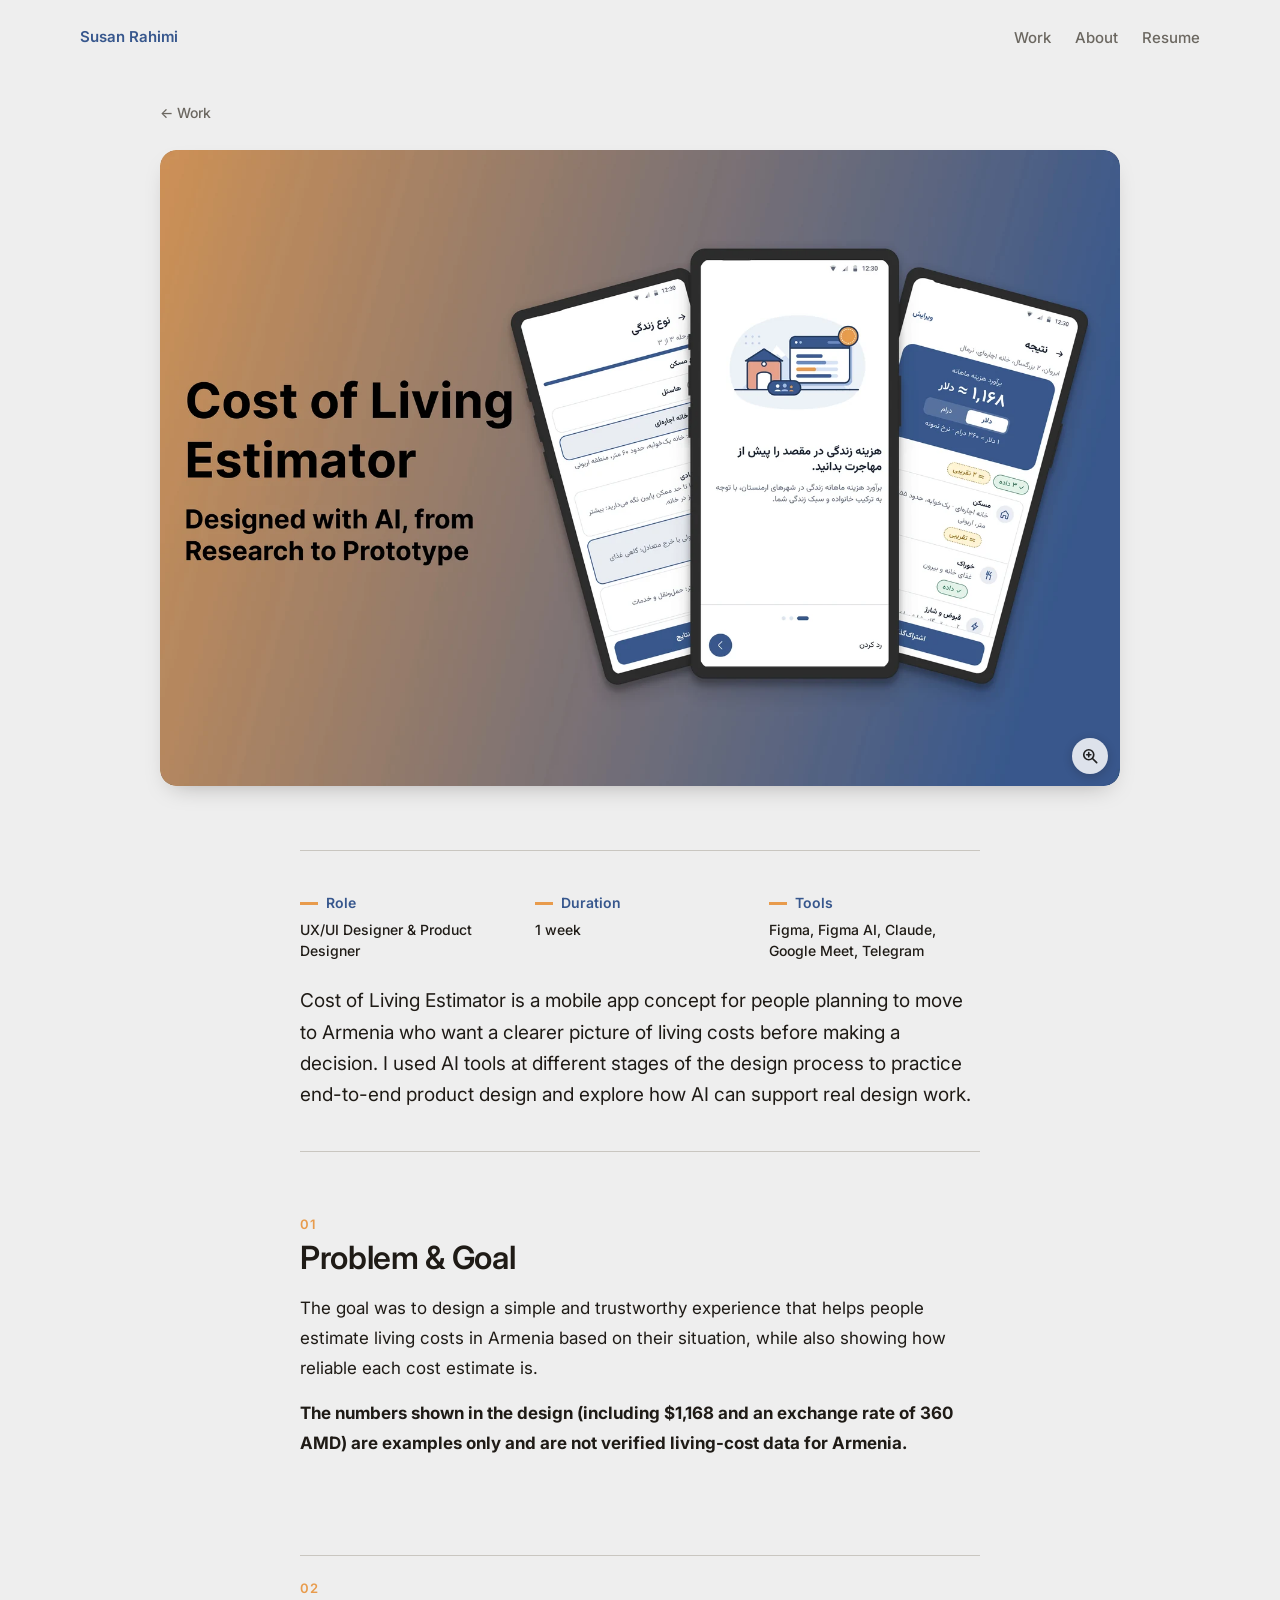
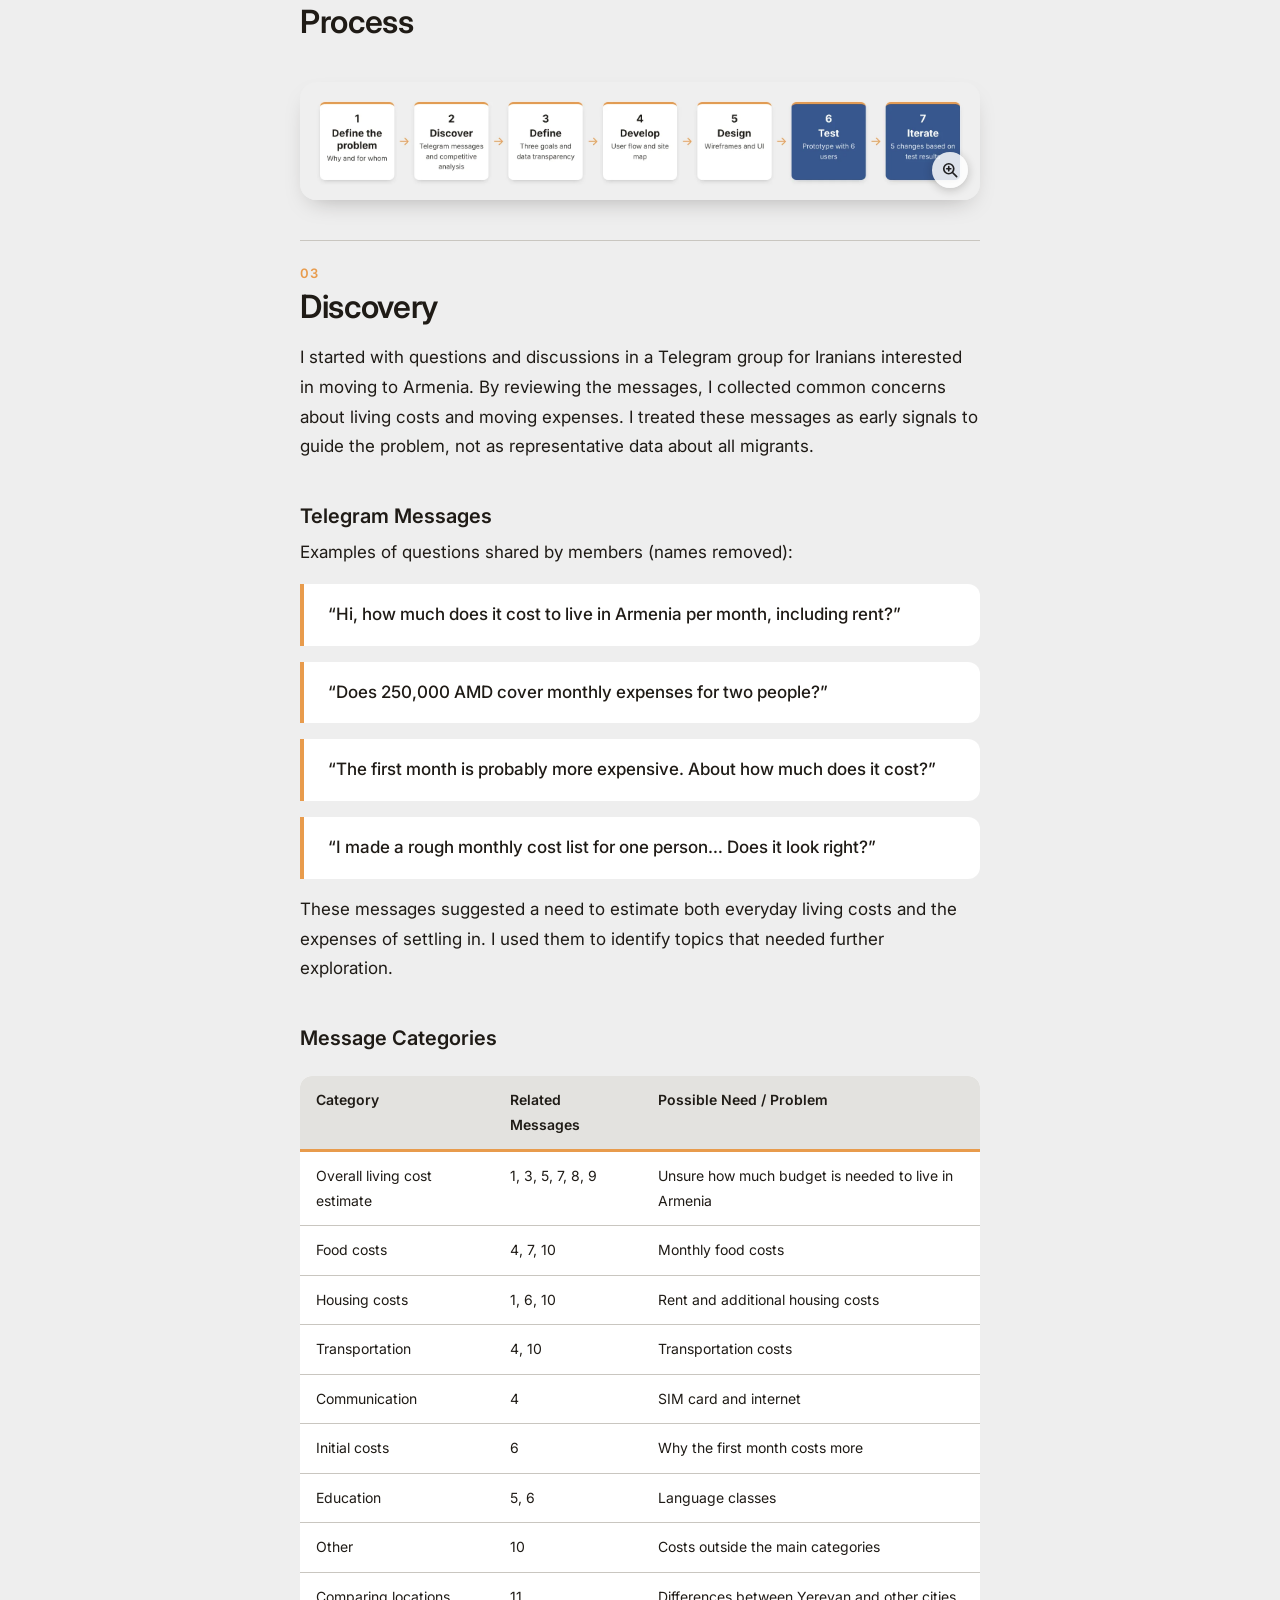
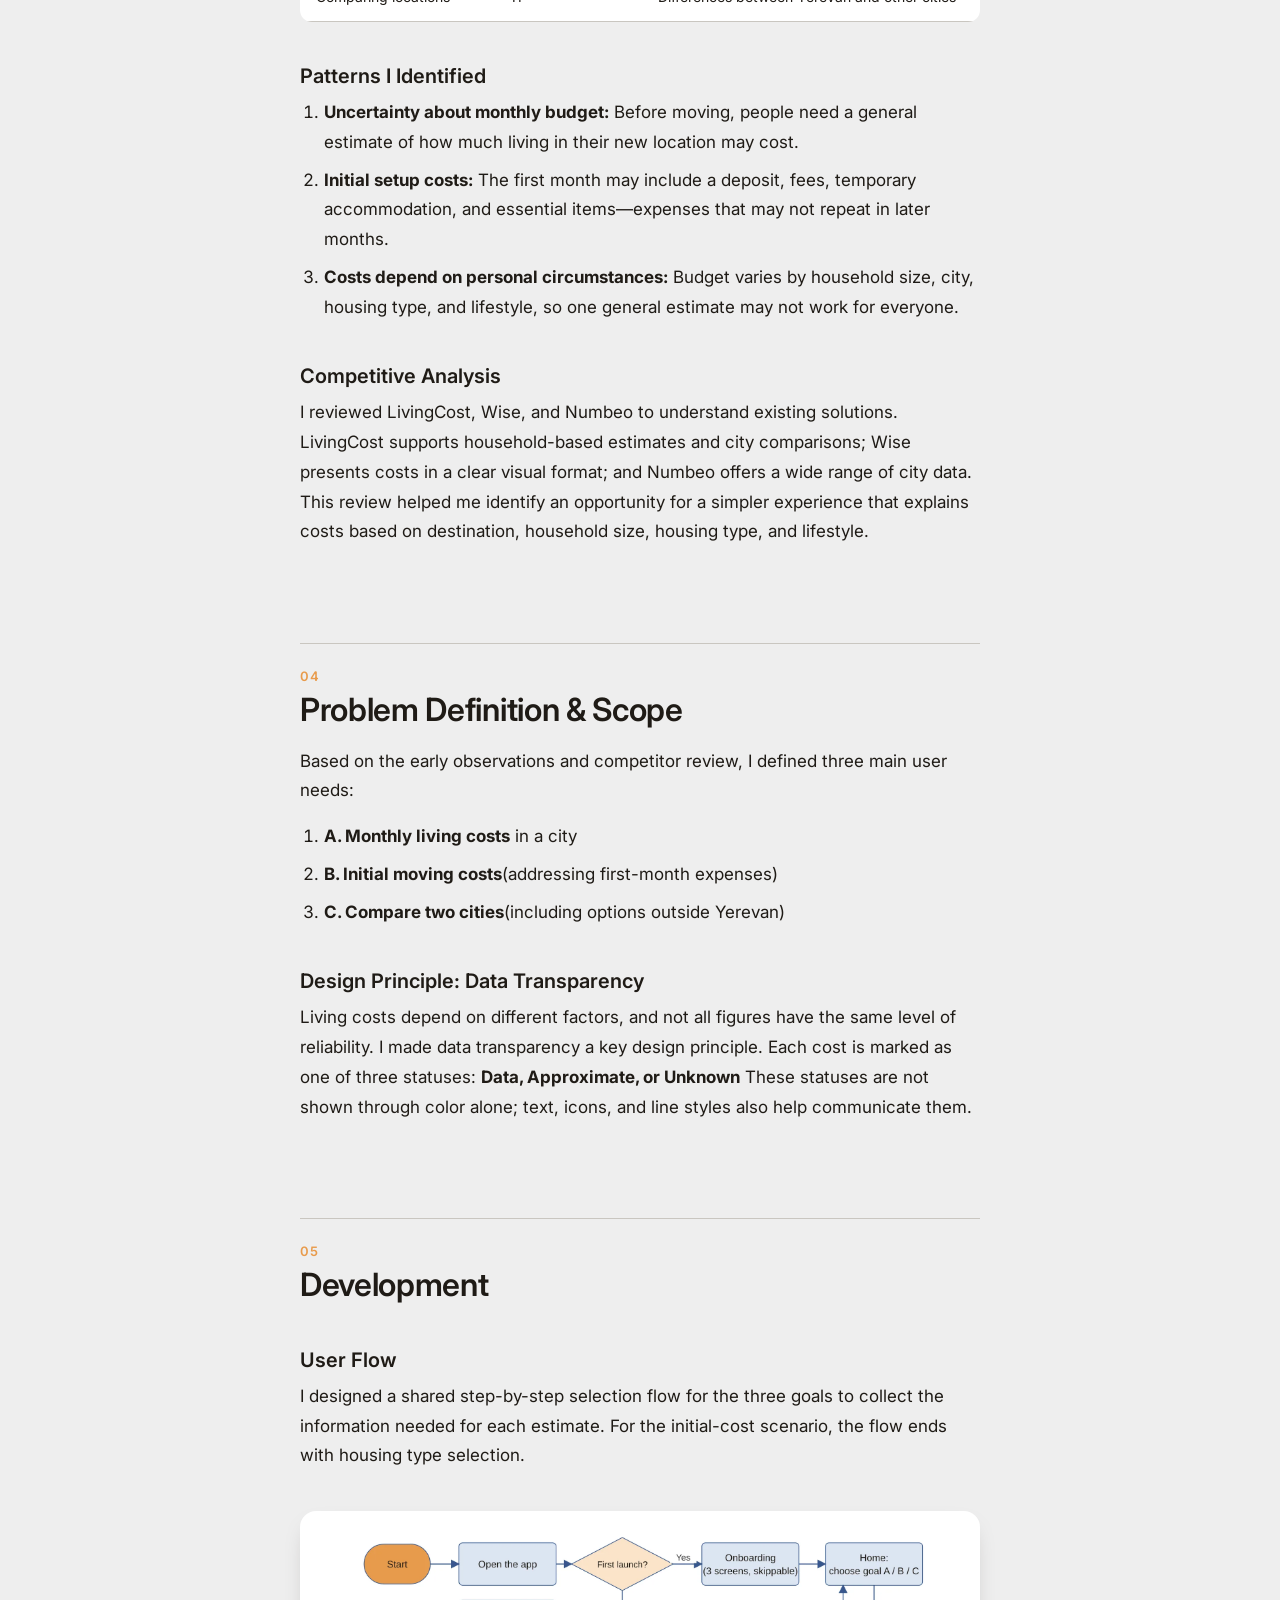
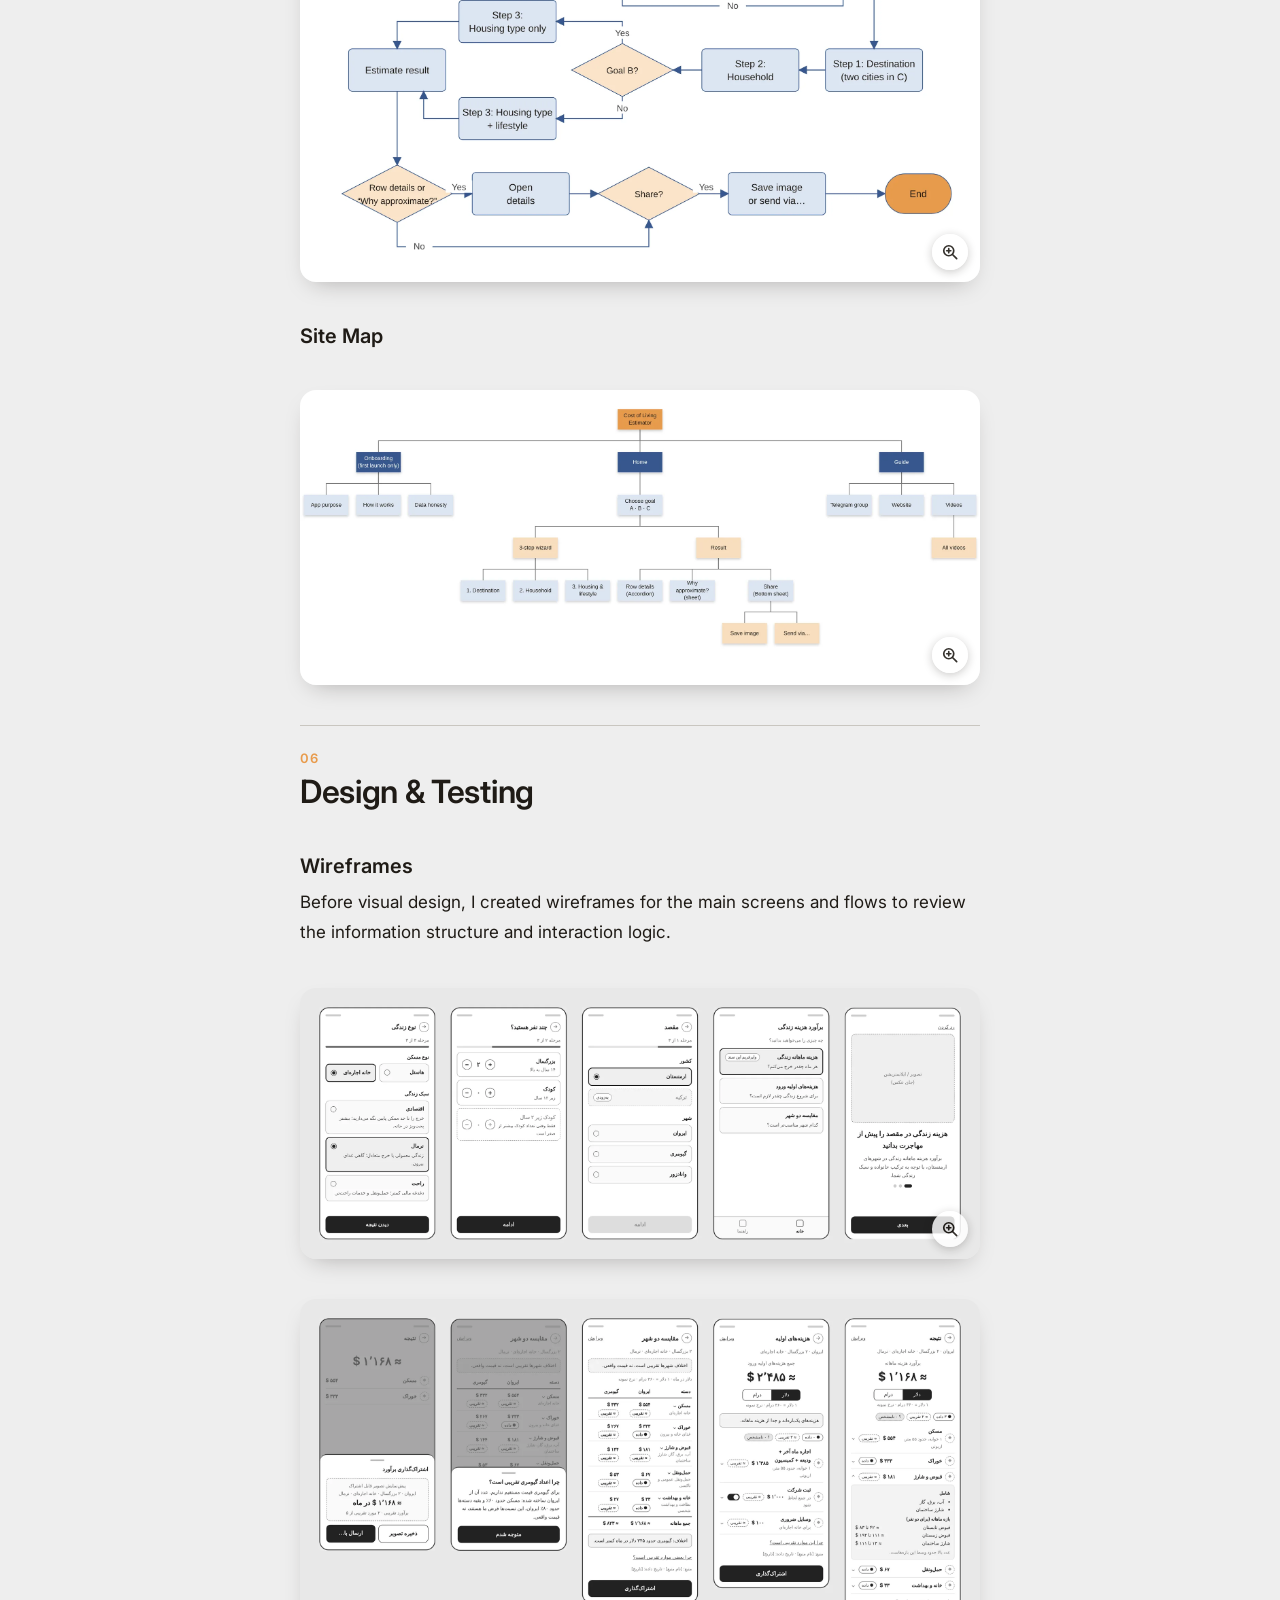
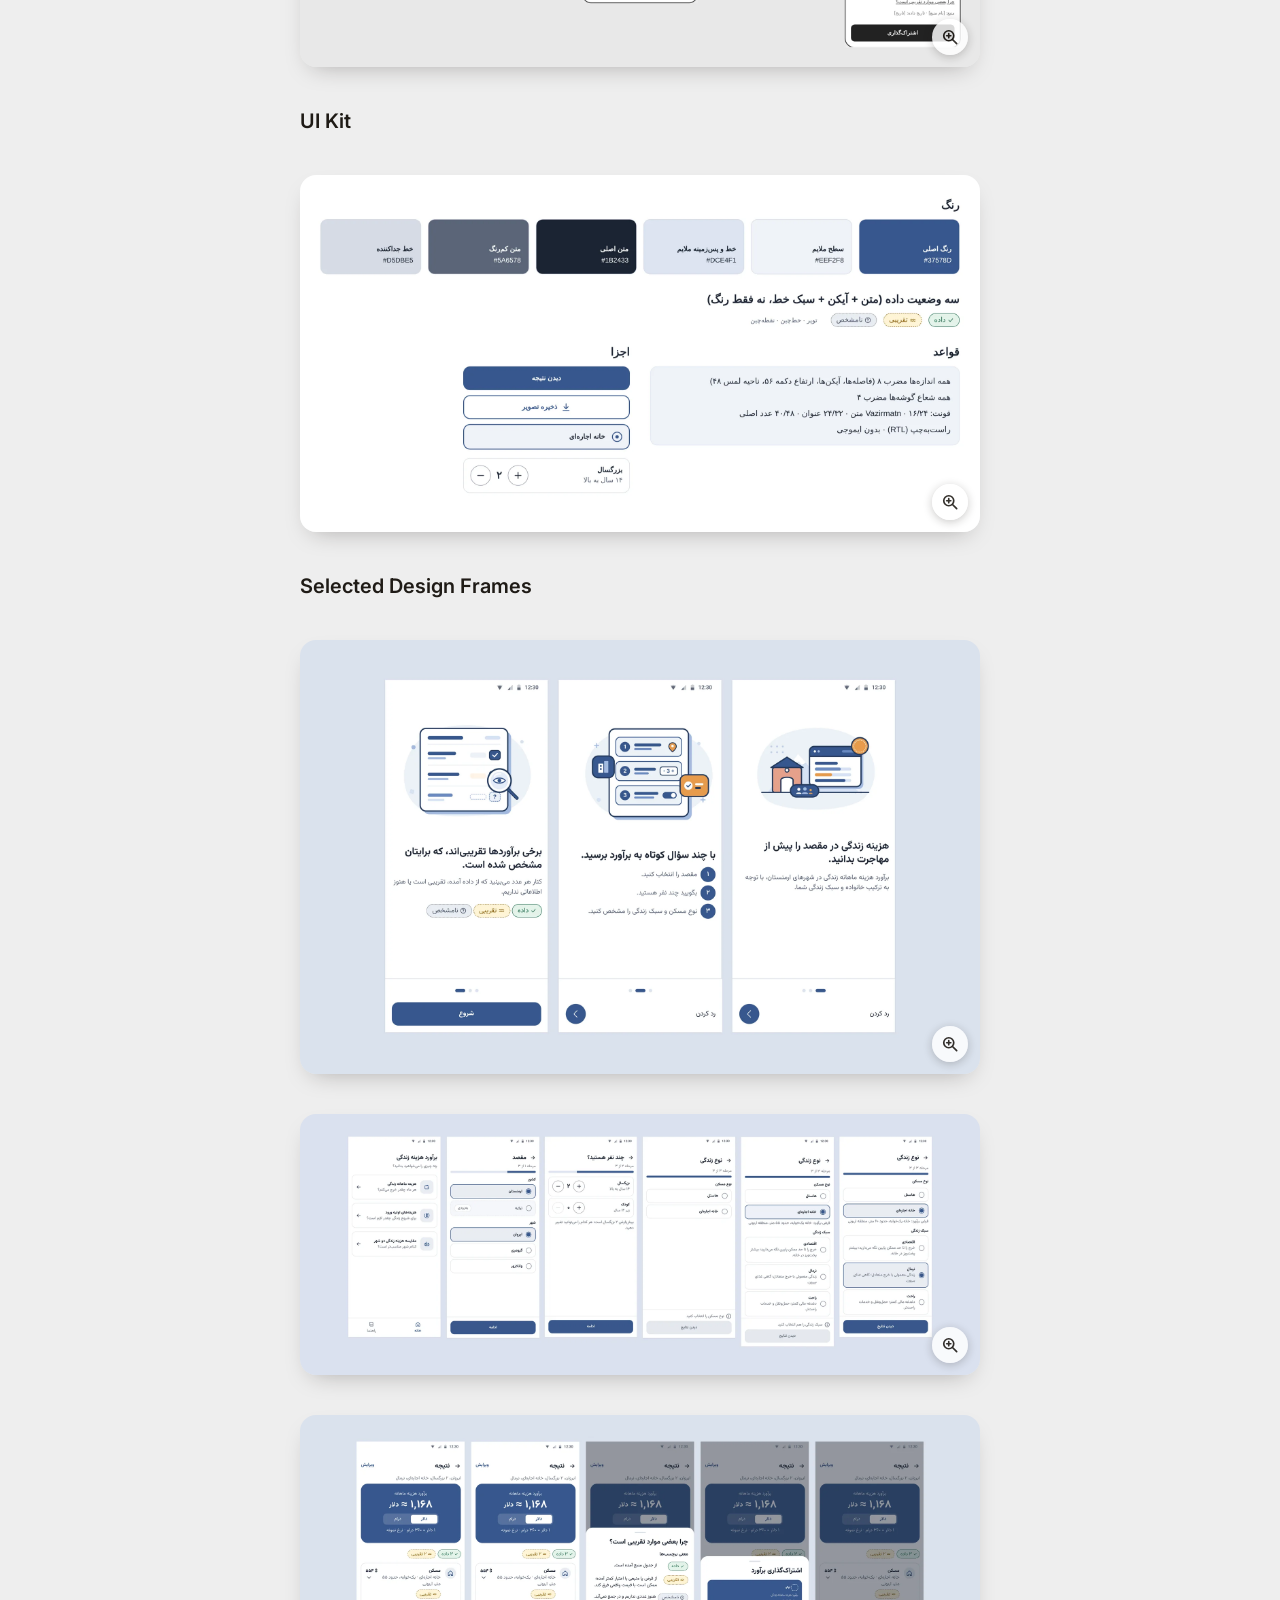
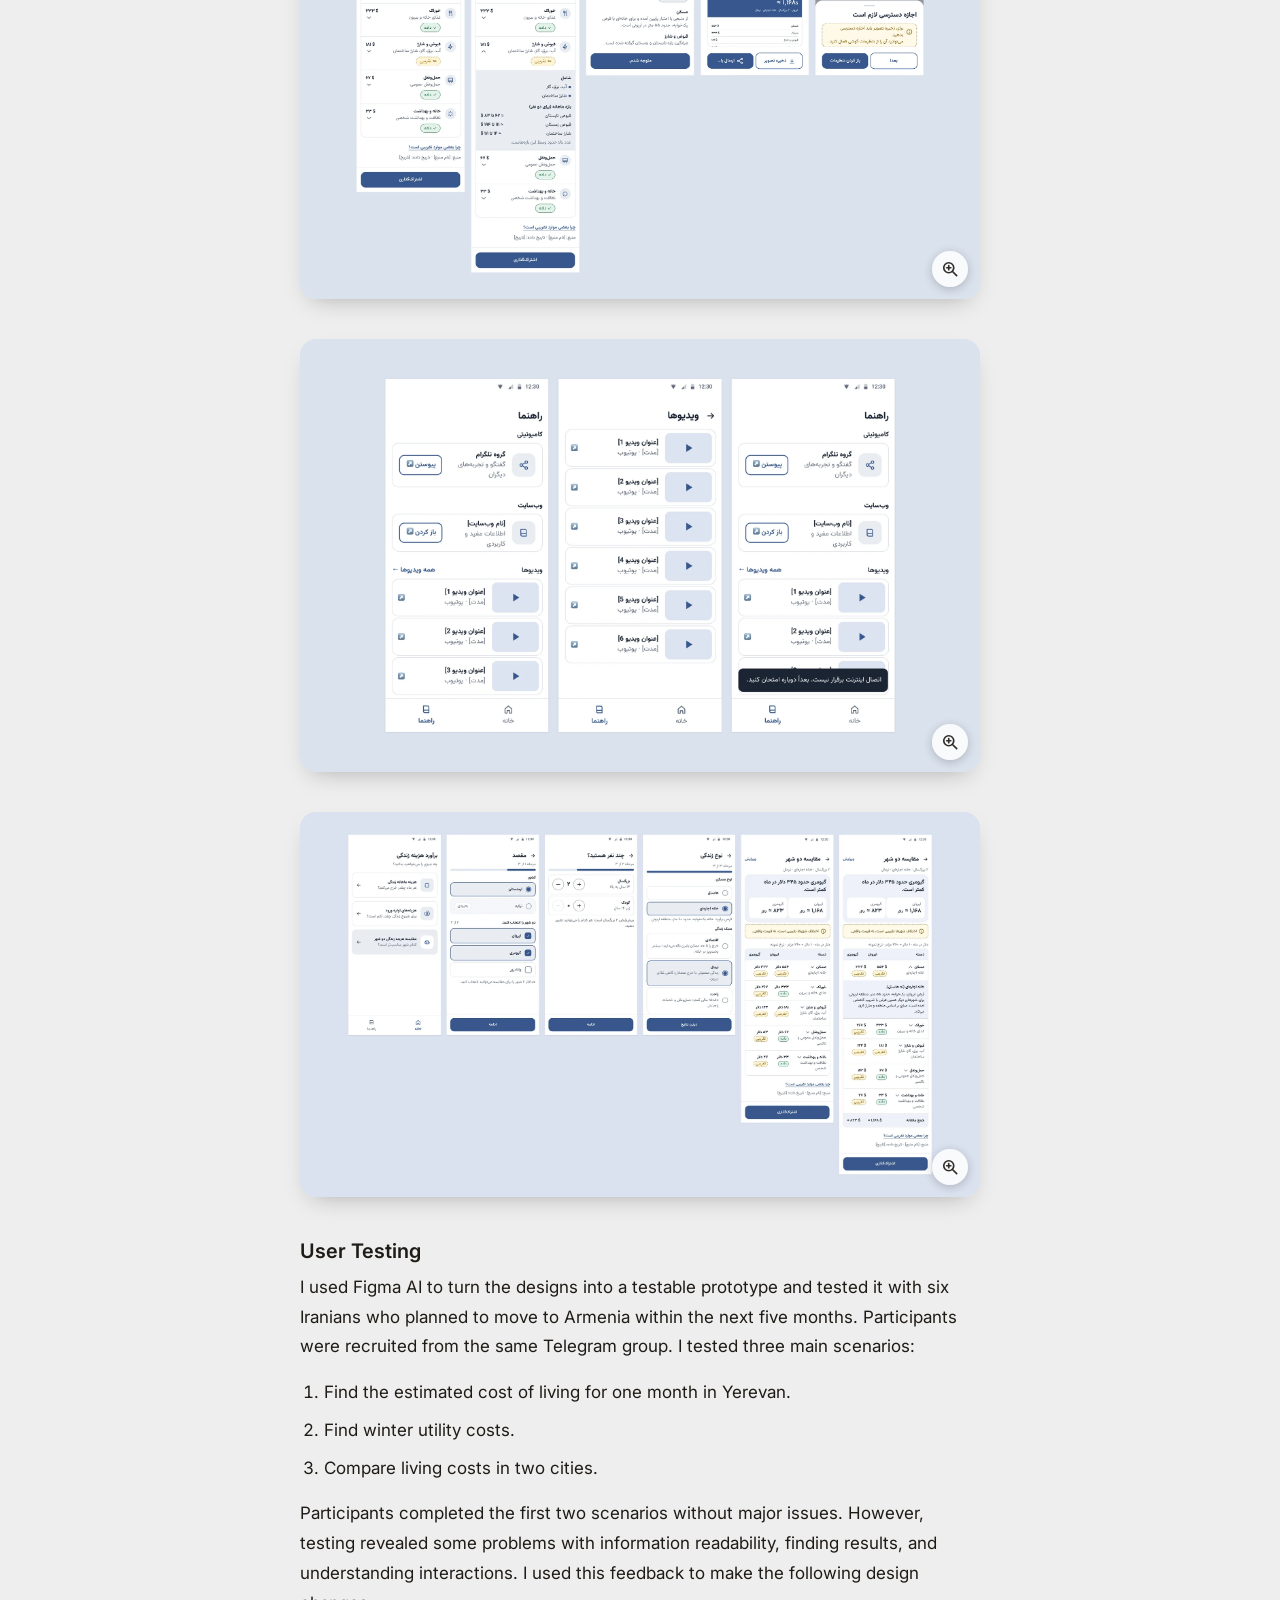
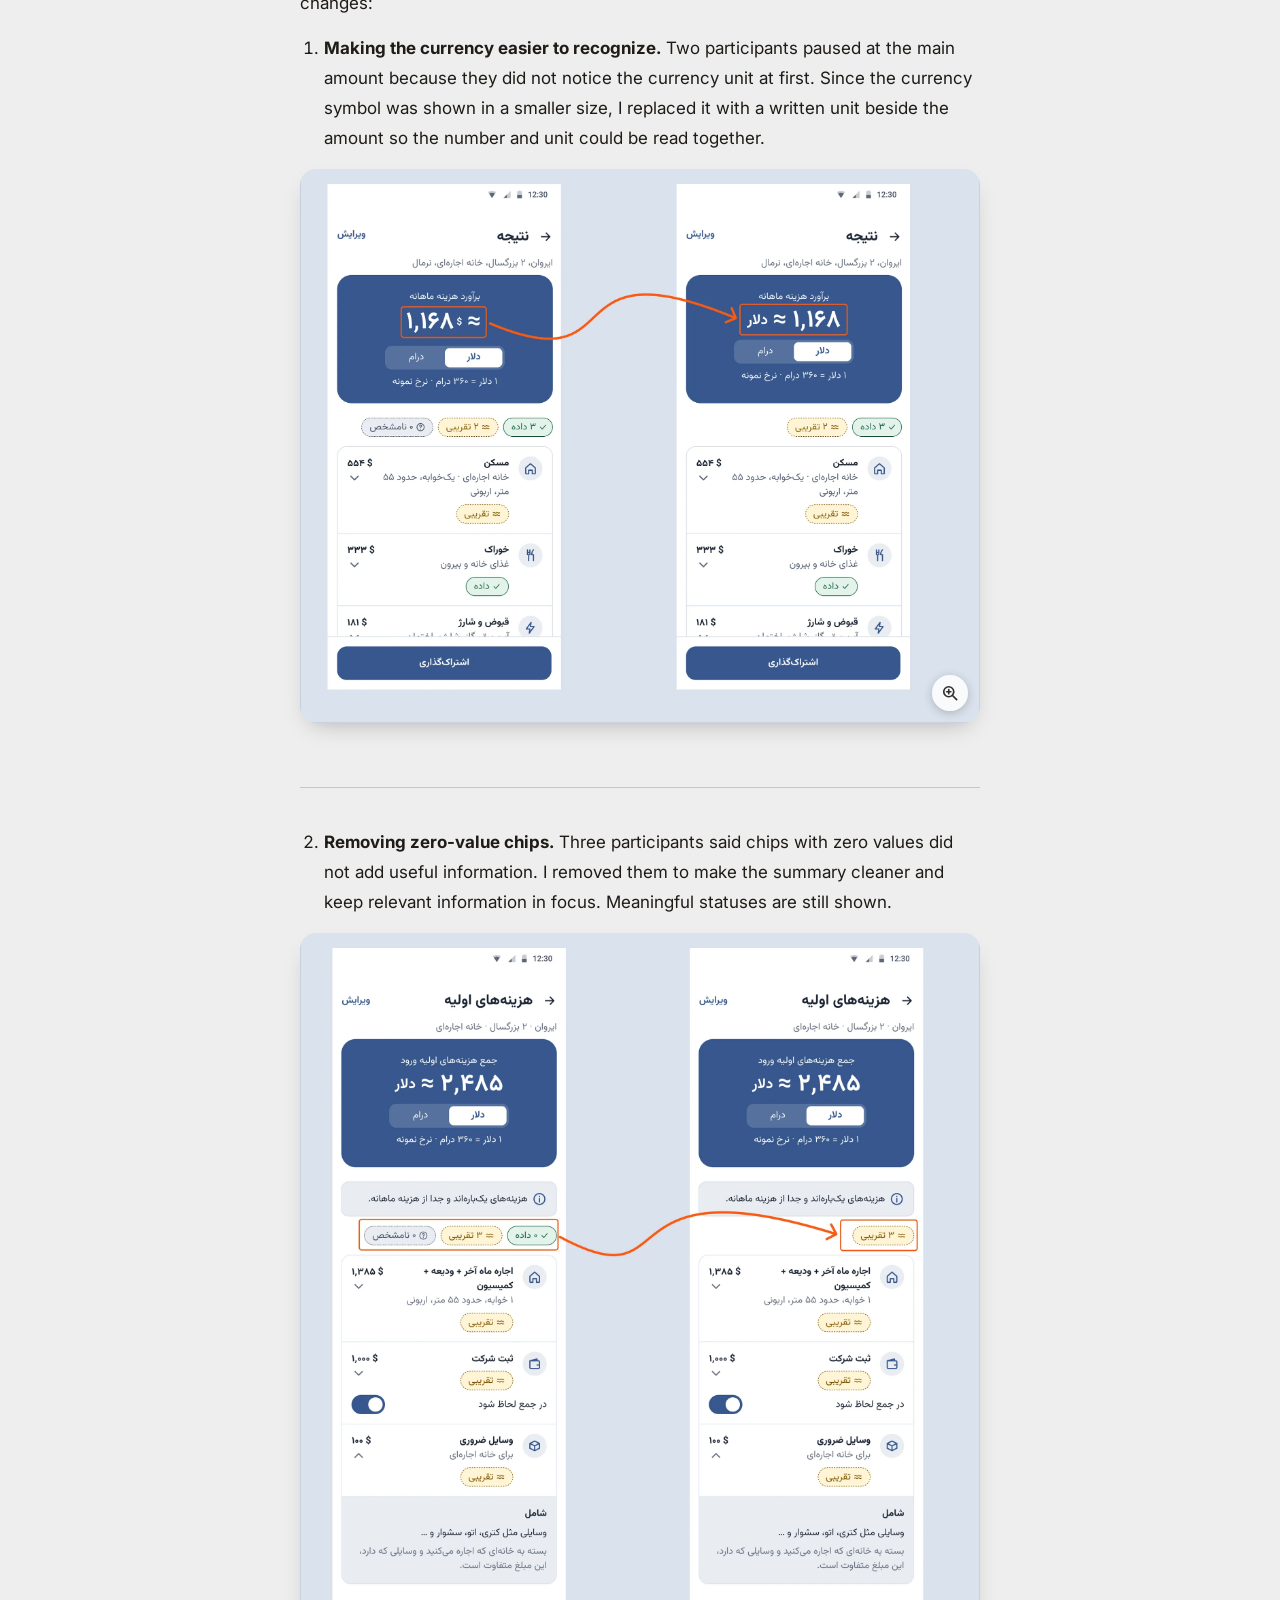
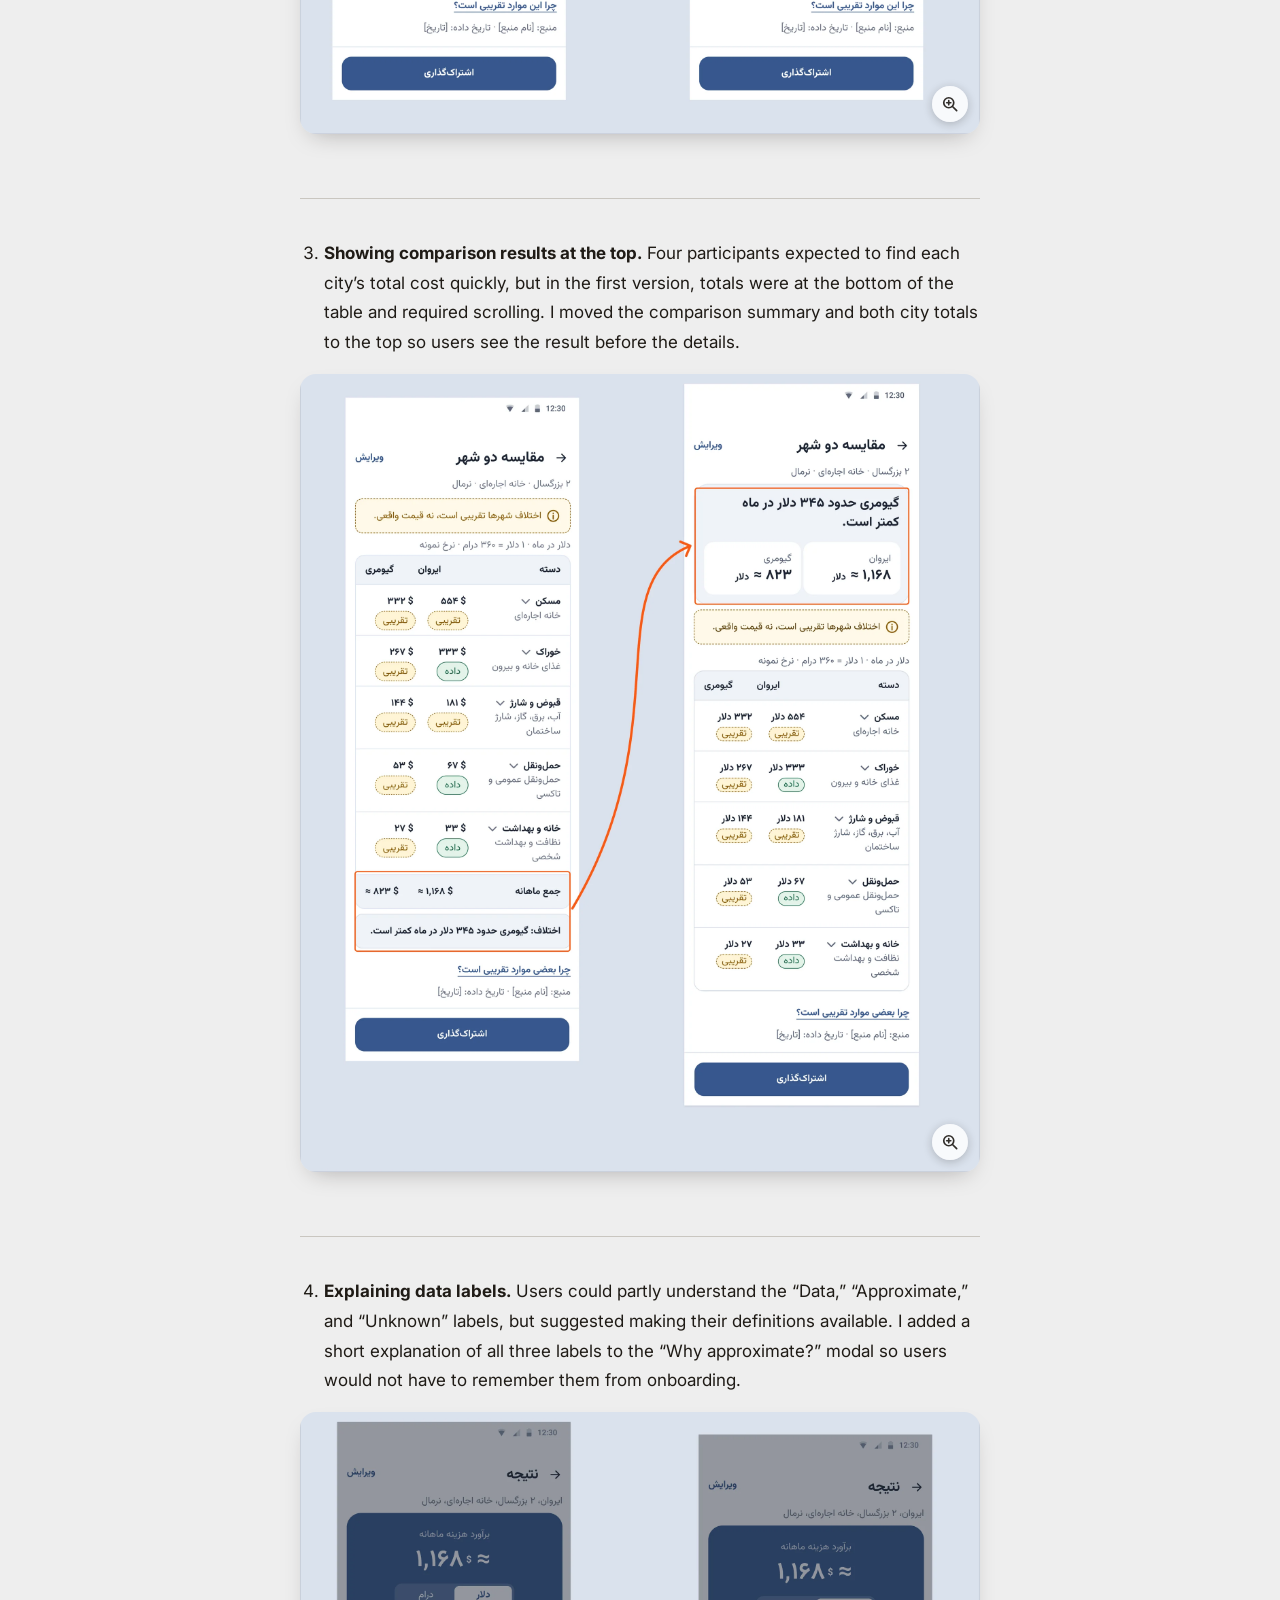
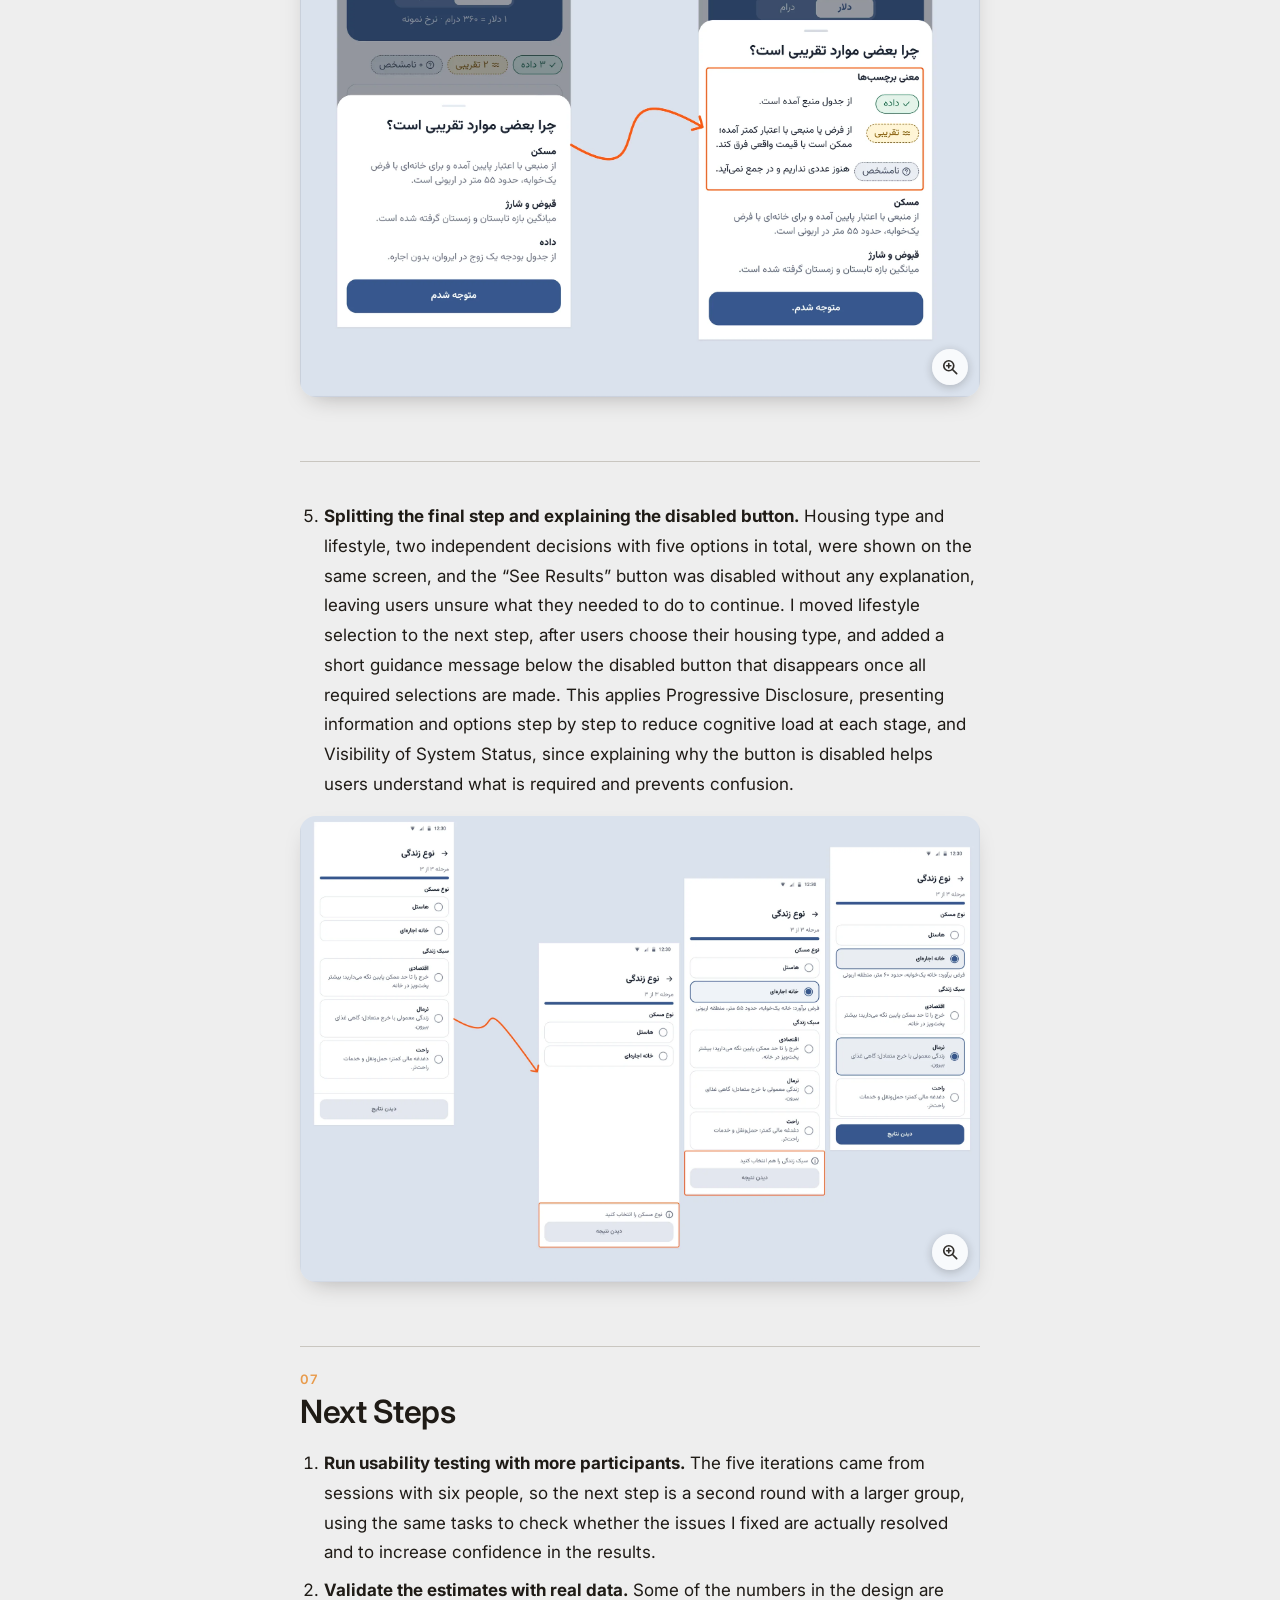
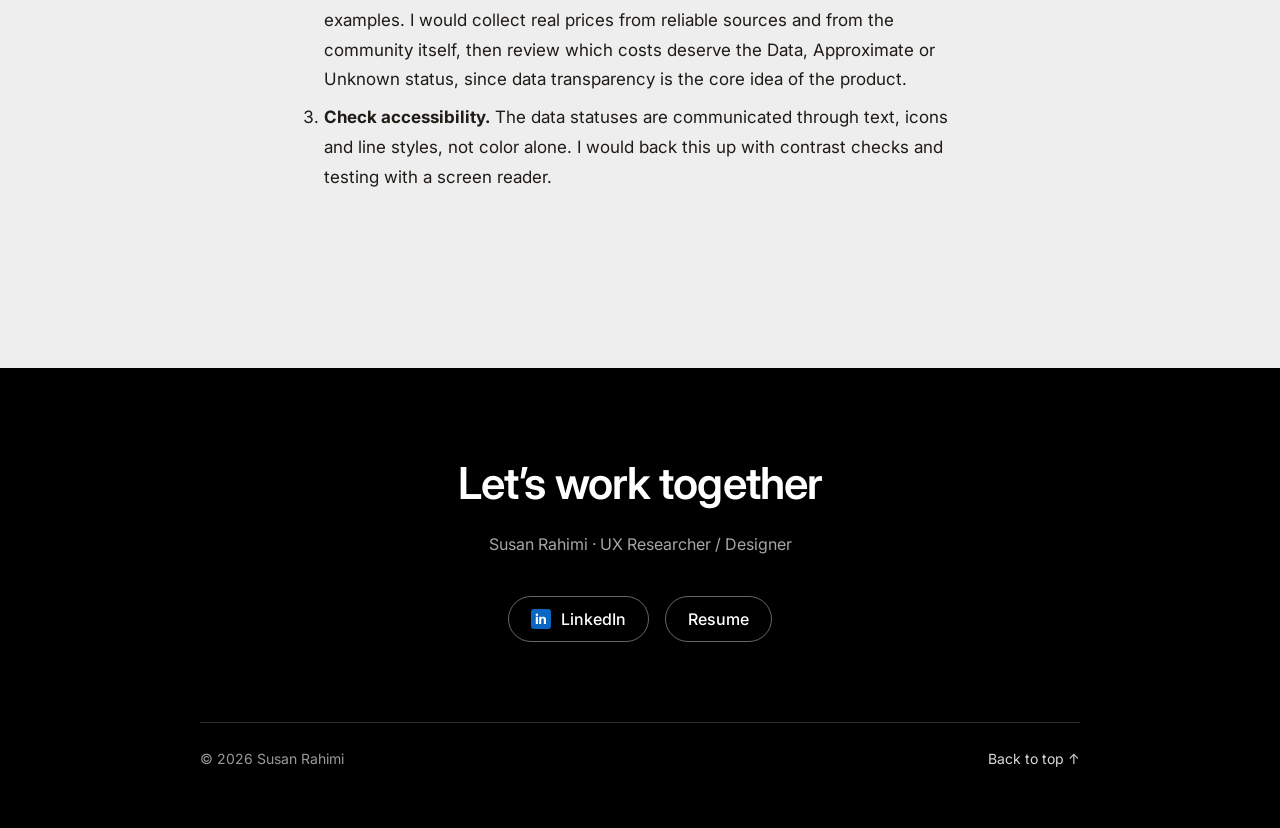
<file: projects/cost-of-living-estimator.html>
<!DOCTYPE html>

<html dir="ltr" lang="en">
<head>
<meta charset="utf-8"/>
<meta content="width=device-width, initial-scale=1" name="viewport"/>
<title>Cost of Living Estimator | Susan Rahimi</title>
<meta content="Product design case study: A mobile app concept to estimate living costs in Armenia, from discovery to user testing." name="description"/>
<link href="https://fonts.googleapis.com" rel="preconnect"/>
<link crossorigin="" href="https://fonts.gstatic.com" rel="preconnect"/>
<link href="https://fonts.googleapis.com/css2?family=Inter:wght@400;500;600&amp;family=Vazirmatn:wght@400;500;600&amp;display=swap" rel="stylesheet"/>
<link href="../css/project.css" rel="stylesheet"/>
<style>
/* Extra styles for the Cost of Living case study (blockquotes and the categories table). Load after project.css. */
.theme-cost{--accent:#37578D}
.theme-cost .prose blockquote{margin:0 0 var(--s2);padding:var(--s2) var(--s3);background:#fff;border-left:4px solid var(--accent);border-radius:0 12px 12px 0;font-weight:500}
.theme-cost .table-wrap{max-width:680px;margin:var(--s3) auto;overflow-x:auto}
.theme-cost table{width:100%;border-collapse:collapse;background:#fff;border-radius:12px;overflow:hidden;font-size:var(--fs-small)}
.theme-cost th,.theme-cost td{padding:12px var(--s2);text-align:left;border-bottom:1px solid var(--line);vertical-align:top}
.theme-cost th{background:#e3e2df;font-weight:600}
/* Secondary brand color #E89B4C */
.theme-cost{--accent-2:#E89B4C}
.theme-cost .prose h2::before{color:var(--accent-2)}
.theme-cost .summary dt::before{content:"";display:inline-block;width:18px;height:3px;margin-inline-end:8px;vertical-align:middle;background:var(--accent-2)}
.theme-cost .prose blockquote{border-color:var(--accent-2)}
.theme-cost th{border-bottom:3px solid var(--accent-2)}
</style>
</head>
<body class="theme-cost" id="top">
<header class="site-header">
<a class="brand" href="../index.html">Susan Rahimi</a>
<nav aria-label="Main" class="nav">
<a href="../index.html">Work</a>
<a href="../about.html">About</a>
<a href="../resume.pdf">Resume</a>
</nav>
</header>
<div aria-hidden="true" class="progress"><span></span></div>
<main class="case">
<a class="back" href="../index.html">← Work</a>
<h1 class="sr-only">Cost of Living Estimator</h1>
<figure class="cover">
<img alt="App screens showing city comparison, monthly estimate, and lifestyle selection" height="1060" src="../images/cost-of-living/cover.webp" width="1600"/>
</figure>
<section aria-label="Project summary" class="summary">
<dl>
<div><dt>Role</dt><dd>UX/UI Designer &amp; Product Designer</dd></div>
<div><dt>Duration</dt><dd>1 week</dd></div>
<div><dt>Tools</dt><dd>Figma, Figma AI, Claude, Google Meet, Telegram</dd></div>
</dl>
<p>Cost of Living Estimator is a mobile app concept for people planning to move to Armenia who want a clearer picture of living costs before making a decision. I used AI tools at different stages of the design process to practice end-to-end product design and explore how AI can support real design work.</p>
</section>
<div class="prose">
<h2>Problem &amp; Goal</h2>
<p>The goal was to design a simple and trustworthy experience that helps people estimate living costs in Armenia based on their situation, while also showing how reliable each cost estimate is.</p>
<p><strong>The numbers shown in the design (including $1,168 and an exchange rate of 360 AMD) are examples only and are not verified living-cost data for Armenia.</strong></p>
<h2>Process</h2>
</div>
<figure class="figure"><img alt="Design process: define the problem, discover, define, develop, design, test and iterate" height="324" loading="lazy" src="../images/cost-of-living/design-process-en.webp" width="1912"/></figure>
<div class="prose">
<h2>Discovery</h2>
<p>I started with questions and discussions in a Telegram group for Iranians interested in moving to Armenia. By reviewing the messages, I collected common concerns about living costs and moving expenses. I treated these messages as early signals to guide the problem, not as representative data about all migrants.</p>
<h3>Telegram Messages</h3>
<p>Examples of questions shared by members (names removed):</p>
<blockquote>“Hi, how much does it cost to live in Armenia per month, including rent?”</blockquote>
<blockquote>“Does 250,000 AMD cover monthly expenses for two people?”</blockquote>
<blockquote>“The first month is probably more expensive. About how much does it cost?”</blockquote>
<blockquote>“I made a rough monthly cost list for one person… Does it look right?”</blockquote>
<p>These messages suggested a need to estimate both everyday living costs and the expenses of settling in. I used them to identify topics that needed further exploration.</p>
<h3>Message Categories</h3>
</div>
<div class="table-wrap">
<table>
<thead><tr><th>Category</th><th>Related Messages</th><th>Possible Need / Problem</th></tr></thead>
<tbody>
<tr><td>Overall living cost estimate</td><td>1,  3,  5,  7,  8,  9</td><td>Unsure how much budget is needed to live in Armenia</td></tr>
<tr><td>Food costs</td><td>4,  7,  10</td><td>Monthly food costs</td></tr>
<tr><td>Housing costs</td><td>1,  6,  10</td><td>Rent and additional housing costs</td></tr>
<tr><td>Transportation</td><td>4,  10</td><td>Transportation costs</td></tr>
<tr><td>Communication</td><td>4</td><td>SIM card and internet</td></tr>
<tr><td>Initial costs</td><td>6</td><td>Why the first month costs more</td></tr>
<tr><td>Education</td><td>5,  6</td><td>Language classes</td></tr>
<tr><td>Other</td><td>10</td><td>Costs outside the main categories</td></tr>
<tr><td>Comparing locations</td><td>11</td><td>Differences between Yerevan and other cities</td></tr>
</tbody>
</table>
</div>
<div class="prose">
<h3>Patterns I Identified</h3>
<ol>
<li><strong>Uncertainty about monthly budget:</strong> Before moving, people need a general estimate of how much living in their new location may cost.</li>
<li><strong>Initial setup costs:</strong> The first month may include a deposit, fees, temporary accommodation, and essential items—expenses that may not repeat in later months.</li>
<li><strong>Costs depend on personal circumstances:</strong> Budget varies by household size, city, housing type, and lifestyle, so one general estimate may not work for everyone.</li>
</ol>
<h3>Competitive Analysis</h3>
<p>I reviewed LivingCost, Wise, and Numbeo to understand existing solutions. LivingCost supports household-based estimates and city comparisons; Wise presents costs in a clear visual format; and Numbeo offers a wide range of city data. This review helped me identify an opportunity for a simpler experience that explains costs based on destination, household size, housing type, and lifestyle.</p>
<h2>Problem Definition &amp; Scope</h2>
<p>Based on the early observations and competitor review, I defined three main user needs:</p>
<ol>
<li><strong>A. Monthly living costs</strong> in a city</li>
<li><strong>B. Initial moving costs</strong>(addressing first-month expenses)</li>
<li><strong>C. Compare two cities</strong>(including options outside Yerevan)</li>
</ol>
<h3>Design Principle: Data Transparency</h3>
<p>Living costs depend on different factors, and not all figures have the same level of reliability. I made data transparency a key design principle. Each cost is marked as one of three statuses: <strong>Data, Approximate, or Unknown</strong> These statuses are not shown through color alone; text, icons, and line styles also help communicate them.</p>
<h2>Development</h2>
<h3>User Flow</h3>
<p>I designed a shared step-by-step selection flow for the three goals to collect the information needed for each estimate. For the initial-cost scenario, the flow ends with housing type selection.</p>
</div>
<figure class="figure"><img alt="User flow from opening the app to the estimate result and sharing" height="1091" loading="lazy" src="../images/cost-of-living/user-flow-en.webp" width="2000"/></figure>
<div class="prose">
<h3>Site Map</h3>
</div>
<figure class="figure"><img alt="Site map: onboarding, home with the wizard and result, and the guide" height="867" loading="lazy" src="../images/cost-of-living/sitemap-en.webp" width="2000"/></figure>
<div class="prose">
<h2>Design &amp; Testing</h2>
<h3>Wireframes</h3>
<p>Before visual design, I created wireframes for the main screens and flows to review the information structure and interaction logic.</p>
</div>
<figure class="figure"><img alt="Wireframes of onboarding and the goal, destination, household and housing steps" height="797" loading="lazy" src="../images/cost-of-living/wireframes-1.webp" width="2000"/></figure>
<figure class="figure"><img alt="Wireframes of the A, B and C results, the “Why approximate?” sheet and sharing" height="1082" loading="lazy" src="../images/cost-of-living/wireframes-2.webp" width="2000"/></figure>
<div class="prose">
<h3>UI Kit</h3>
</div>
<figure class="figure"><img alt="UI kit: colors, the three data statuses, rules and main components" height="1052" loading="lazy" src="../images/cost-of-living/ui-kit.webp" width="2000"/></figure>
<div class="prose">
<h3>Selected Design Frames</h3>
</div>
<figure class="figure"><img alt="Onboarding screens: app purpose, how it works and data honesty" height="1276" loading="lazy" src="../images/cost-of-living/frames-1-onboarding.webp" width="2000"/></figure>
<figure class="figure"><img alt="Home and the three-step wizard, including the lifestyle step with a guidance message" height="766" loading="lazy" src="../images/cost-of-living/frames-2-goal-a-steps.webp" width="2000"/></figure>
<figure class="figure"><img alt="Result screen with details, the “Why approximate?” sheet and the share sheets" height="1425" loading="lazy" src="../images/cost-of-living/frames-3-results-sheets.webp" width="2000"/></figure>
<figure class="figure"><img alt="Guide tab: Telegram group, website, videos and the offline message" height="1274" loading="lazy" src="../images/cost-of-living/frames-4-guide.webp" width="2000"/></figure>
<figure class="figure"><img alt="Compare two cities: goal selection, city selection, household, housing and the comparison result" height="1131" loading="lazy" src="../images/cost-of-living/frames-5-compare-cities.webp" width="2000"/></figure>
<div class="prose">
<h3>User Testing</h3>
<p>I used Figma AI to turn the designs into a testable prototype and tested it with six Iranians who planned to move to Armenia within the next five months. Participants were recruited from the same Telegram group. I tested three main scenarios:</p>
<ol>
<li>Find the estimated cost of living for one month in Yerevan.</li>
<li>Find winter utility costs.</li>
<li>Compare living costs in two cities.</li>
</ol>
<p>Participants completed the first two scenarios without major issues. However, testing revealed some problems with information readability, finding results, and understanding interactions. I used this feedback to make the following design changes:</p>
</div>
<div class="test-item">
<div class="prose"><ol><li><strong>Making the currency easier to recognize.</strong> Two participants paused at the main amount because they did not notice the currency unit at first. Since the currency symbol was shown in a smaller size, I replaced it with a written unit beside the amount so the number and unit could be read together.</li></ol></div>
<figure class="figure"><img alt="Before and after: the small dollar symbol replaced by a written unit beside the amount" height="1629" loading="lazy" src="../images/cost-of-living/iteration-1.webp" width="2000"/></figure>
</div>
<div class="test-item">
<div class="prose"><ol start="2"><li><strong>Removing zero-value chips.</strong> Three participants said chips with zero values did not add useful information. I removed them to make the summary cleaner and keep relevant information in focus. Meaningful statuses are still shown.</li></ol></div>
<figure class="figure"><img alt="Before and after: zero-value chips removed from the result" height="2354" loading="lazy" src="../images/cost-of-living/iteration-2.webp" width="2000"/></figure>
</div>
<div class="test-item">
<div class="prose"><ol start="3"><li><strong>Showing comparison results at the top.</strong> Four participants expected to find each city’s total cost quickly, but in the first version, totals were at the bottom of the table and required scrolling. I moved the comparison summary and both city totals to the top so users see the result before the details.</li></ol></div>
<figure class="figure"><img alt="Before and after: city comparison summary moved to the top" height="2348" loading="lazy" src="../images/cost-of-living/iteration-3.webp" width="2000"/></figure>
</div>
<div class="test-item">
<div class="prose"><ol start="4"><li><strong>Explaining data labels.</strong> Users could partly understand the “Data,” “Approximate,” and “Unknown” labels, but suggested making their definitions available. I added a short explanation of all three labels to the “Why approximate?” modal so users would not have to remember them from onboarding.</li></ol></div>
<figure class="figure"><img alt="Before and after: meanings of the Data, Approximate and Unknown labels explained" height="1721" loading="lazy" src="../images/cost-of-living/iteration-4.webp" width="2000"/></figure>
</div>
<div class="test-item">
<div class="prose"><ol start="5"><li><strong>Splitting the final step and explaining the disabled button.</strong> Housing type and lifestyle, two independent decisions with five options in total, were shown on the same screen, and the “See Results” button was disabled without any explanation, leaving users unsure what they needed to do to continue. I moved lifestyle selection to the next step, after users choose their housing type, and added a short guidance message below the disabled button that disappears once all required selections are made. This applies Progressive Disclosure, presenting information and options step by step to reduce cognitive load at each stage, and Visibility of System Status, since explaining why the button is disabled helps users understand what is required and prevents confusion.</li></ol></div>
<figure class="figure"><img alt="Before and after: lifestyle moved to its own step, with a guidance message under the disabled “See Results” button" height="1370" loading="lazy" src="../images/cost-of-living/iteration-5.webp" width="2000"/></figure>
</div>
<div class="prose">
<h2>Next Steps</h2>
<ol>
<li><strong>Run usability testing with more participants.</strong> The five iterations came from sessions with six people, so the next step is a second round with a larger group, using the same tasks to check whether the issues I fixed are actually resolved and to increase confidence in the results.</li>
<li><strong>Validate the estimates with real data.</strong> Some of the numbers in the design are examples. I would collect real prices from reliable sources and from the community itself, then review which costs deserve the Data, Approximate or Unknown status, since data transparency is the core idea of the product.</li>
<li><strong>Check accessibility.</strong> The data statuses are communicated through text, icons and line styles, not color alone. I would back this up with contrast checks and testing with a screen reader.</li>
</ol>
</div>
</main>
<footer class="site-footer">
<div class="footer-inner">
<p class="footer-title">Let’s work together</p>
<p class="footer-sub">Susan Rahimi · UX Researcher / Designer</p>
<div class="footer-links">
<a href="https://www.linkedin.com/in/susan-rahimi/" rel="noopener" target="_blank"><svg aria-hidden="true" viewbox="0 0 40 40"><rect fill="#0A66C2" height="40" rx="6" width="40"></rect><path d="M9.6 15.6h4.3V30H9.6zM11.75 8.9a2.5 2.5 0 110 5 2.5 2.5 0 010-5zM16.6 15.6h4.1v2h.06c.57-1.08 1.97-2.2 4.05-2.2 4.33 0 5.13 2.85 5.13 6.55V30h-4.3v-7.3c0-1.74-.03-3.98-2.42-3.98-2.43 0-2.8 1.9-2.8 3.85V30h-4.3z" fill="#fff"></path></svg>LinkedIn</a>
<a href="../resume.pdf">Resume</a>
</div>
<div class="footer-bottom"><span>© 2026 Susan Rahimi</span><a href="#top">Back to top ↑</a></div>
</div>
</footer>
<script defer="" src="../js/lightbox.js"></script>
<script defer="" src="../js/progress.js"></script>
</body>
</html>
</file>
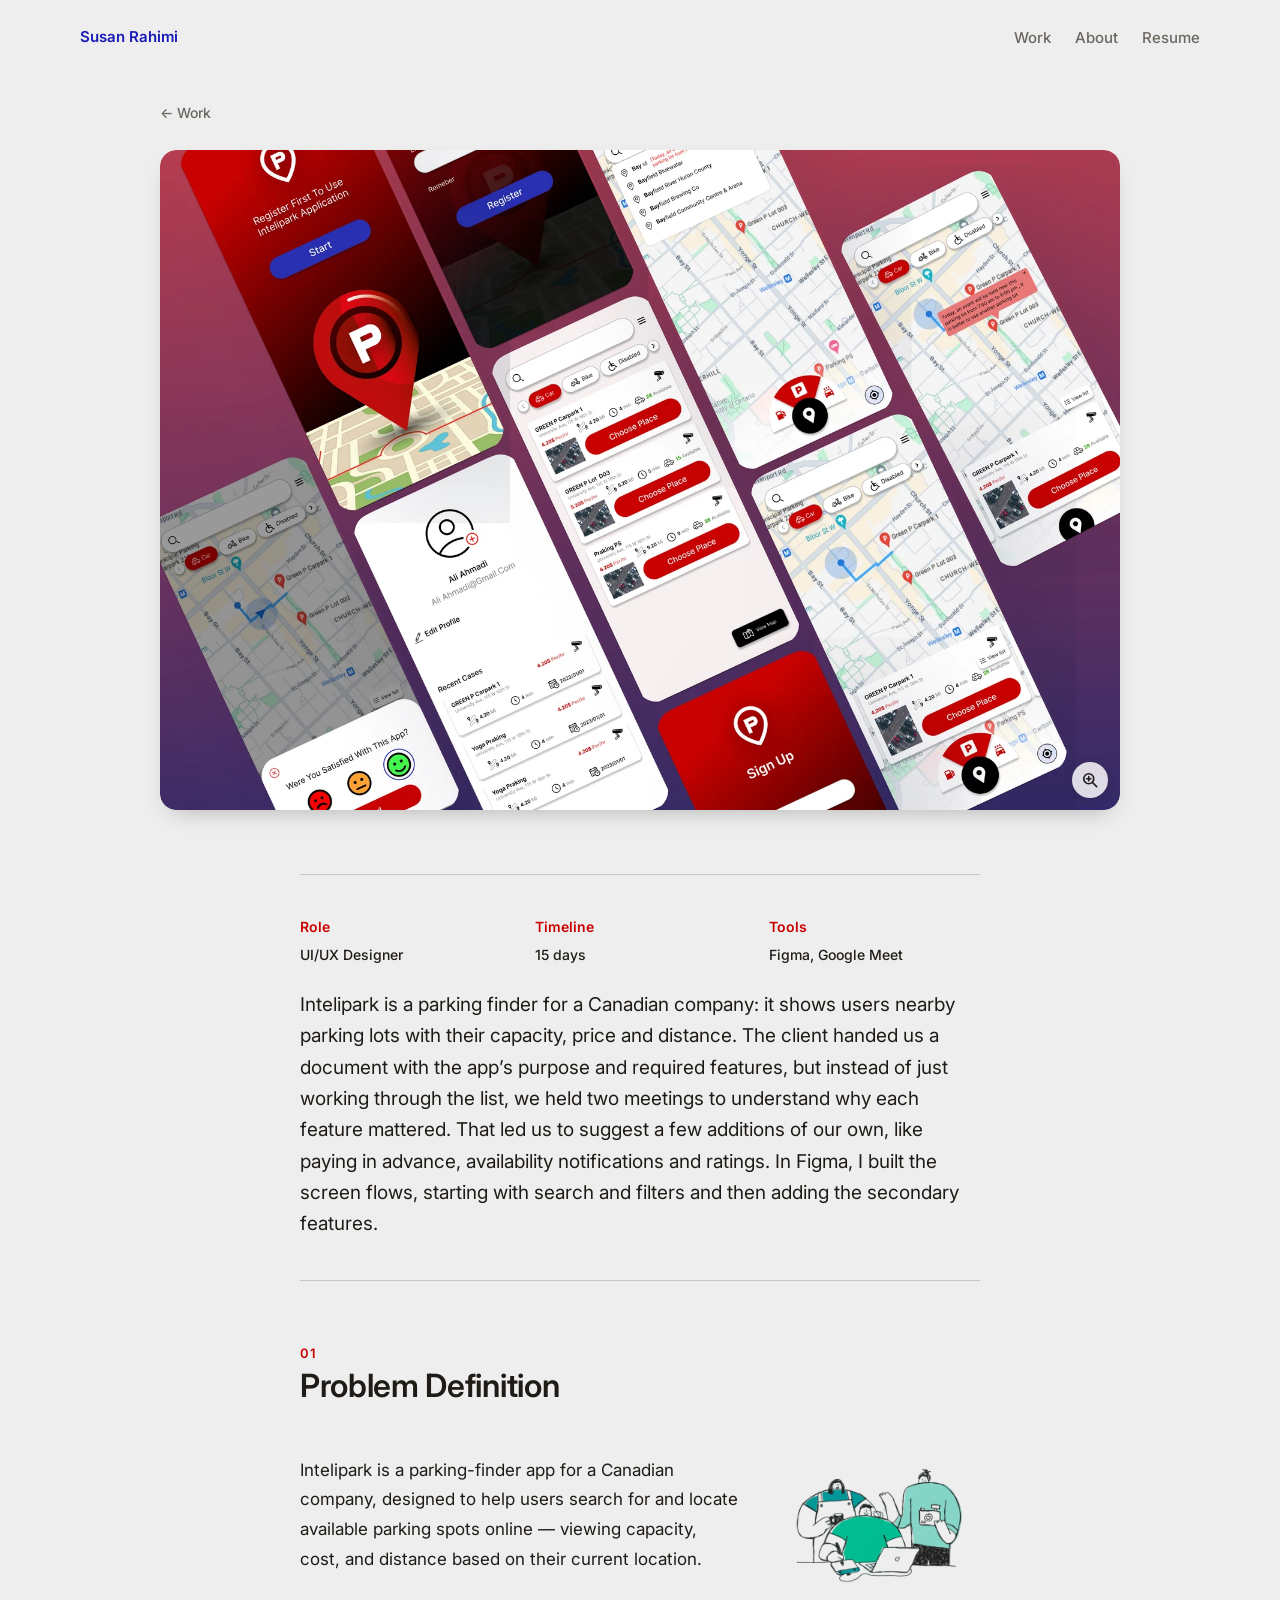
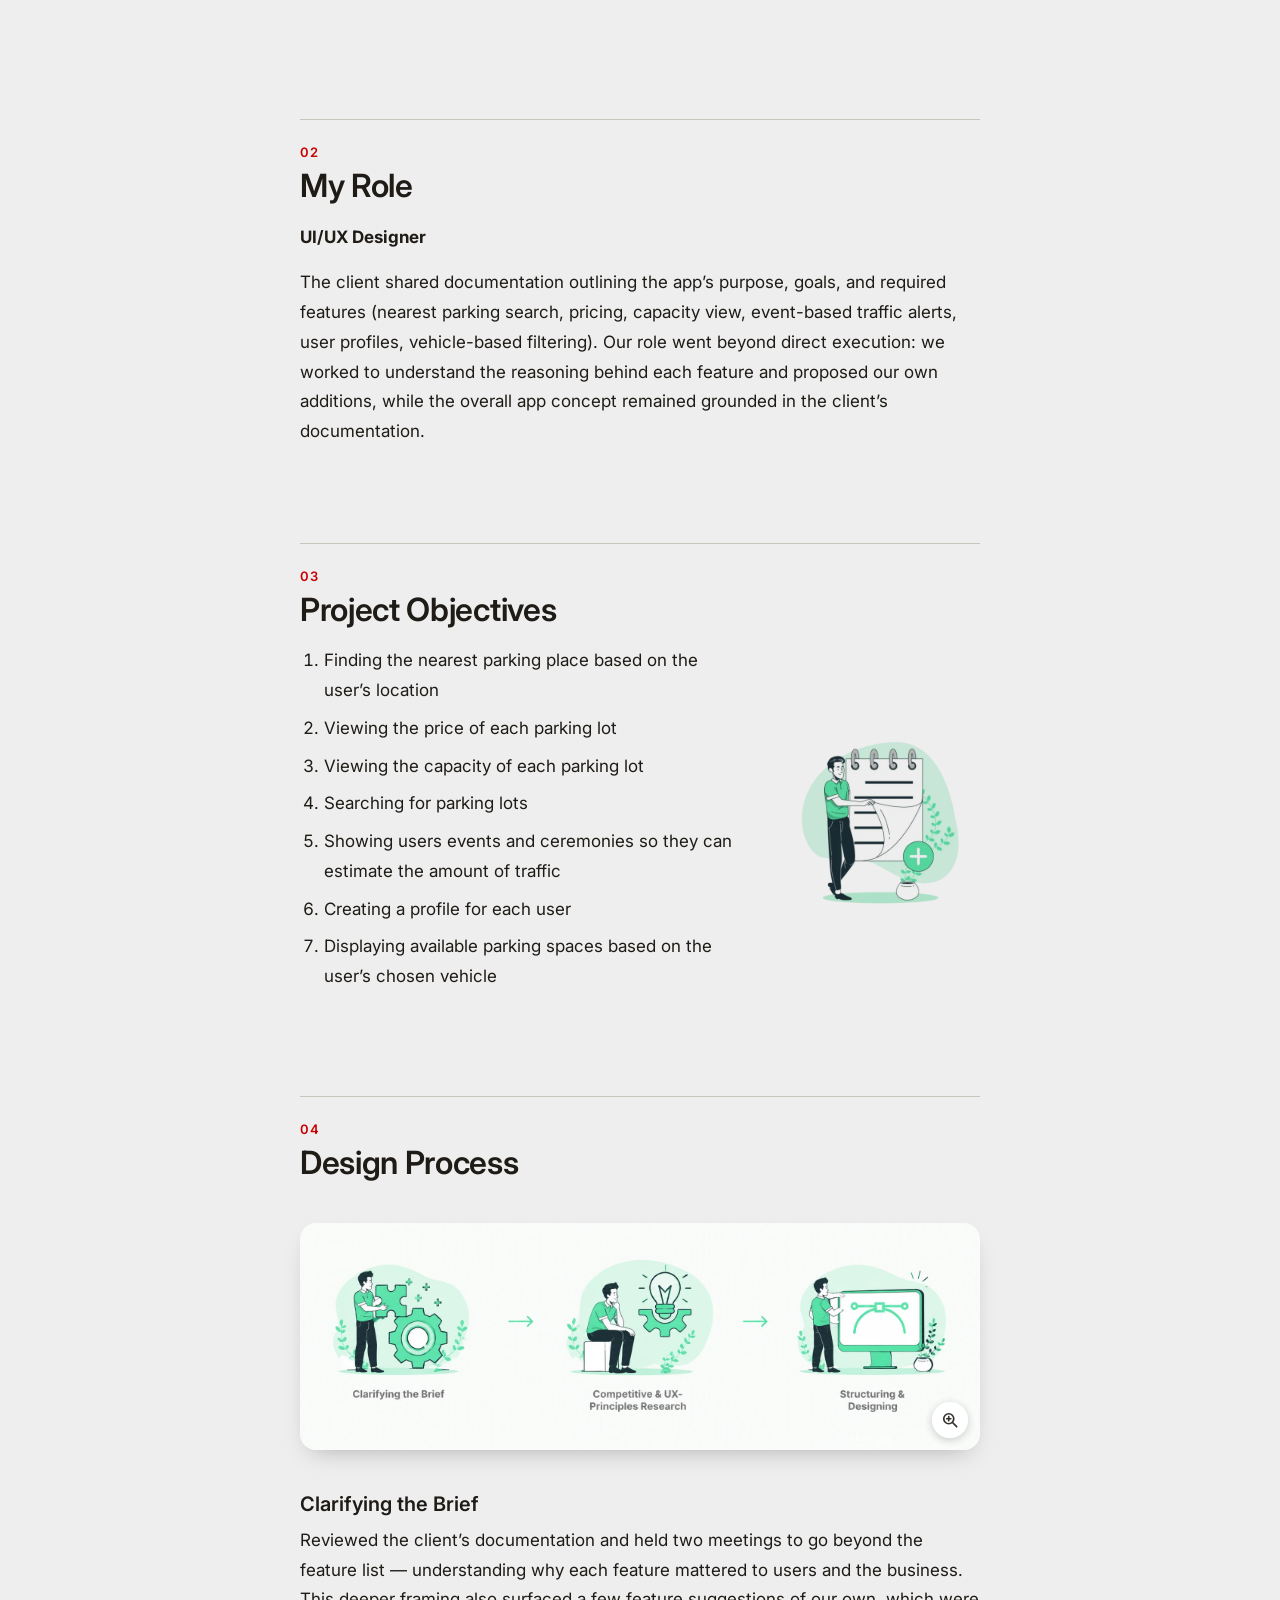
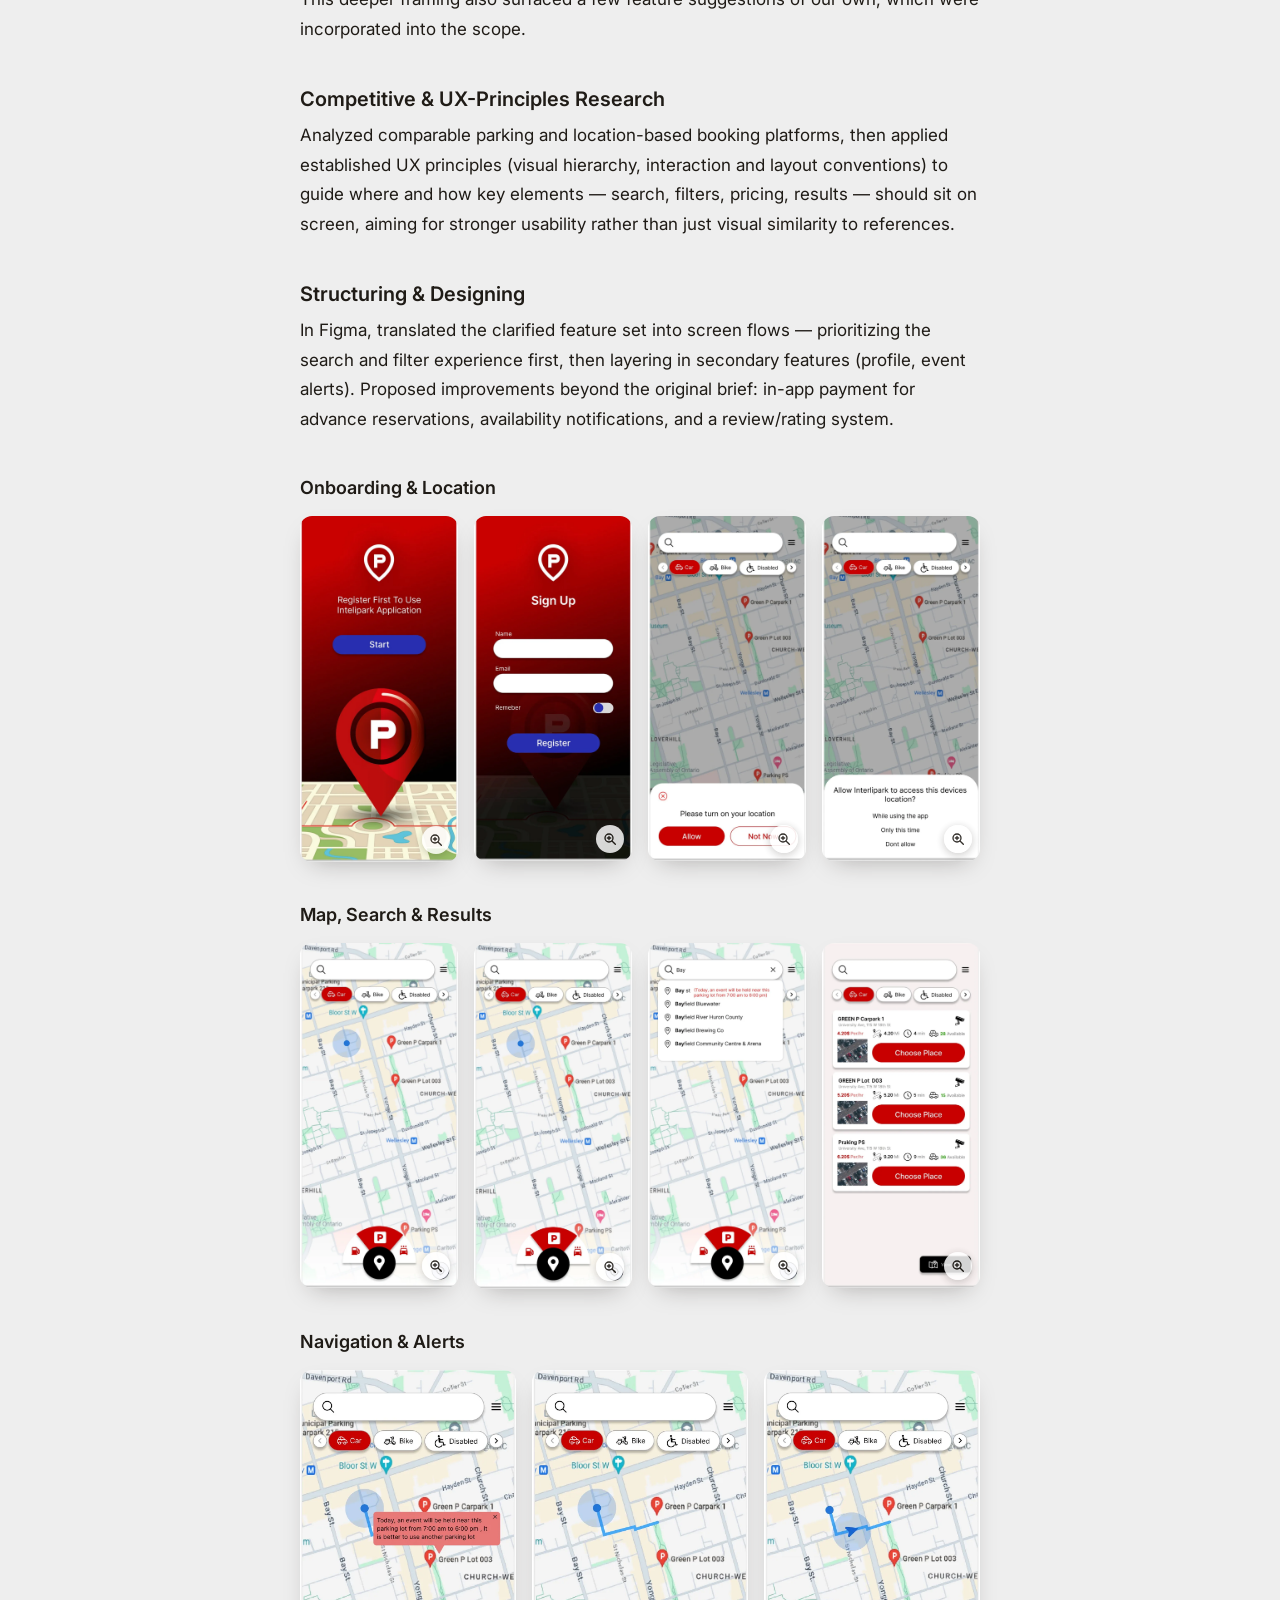
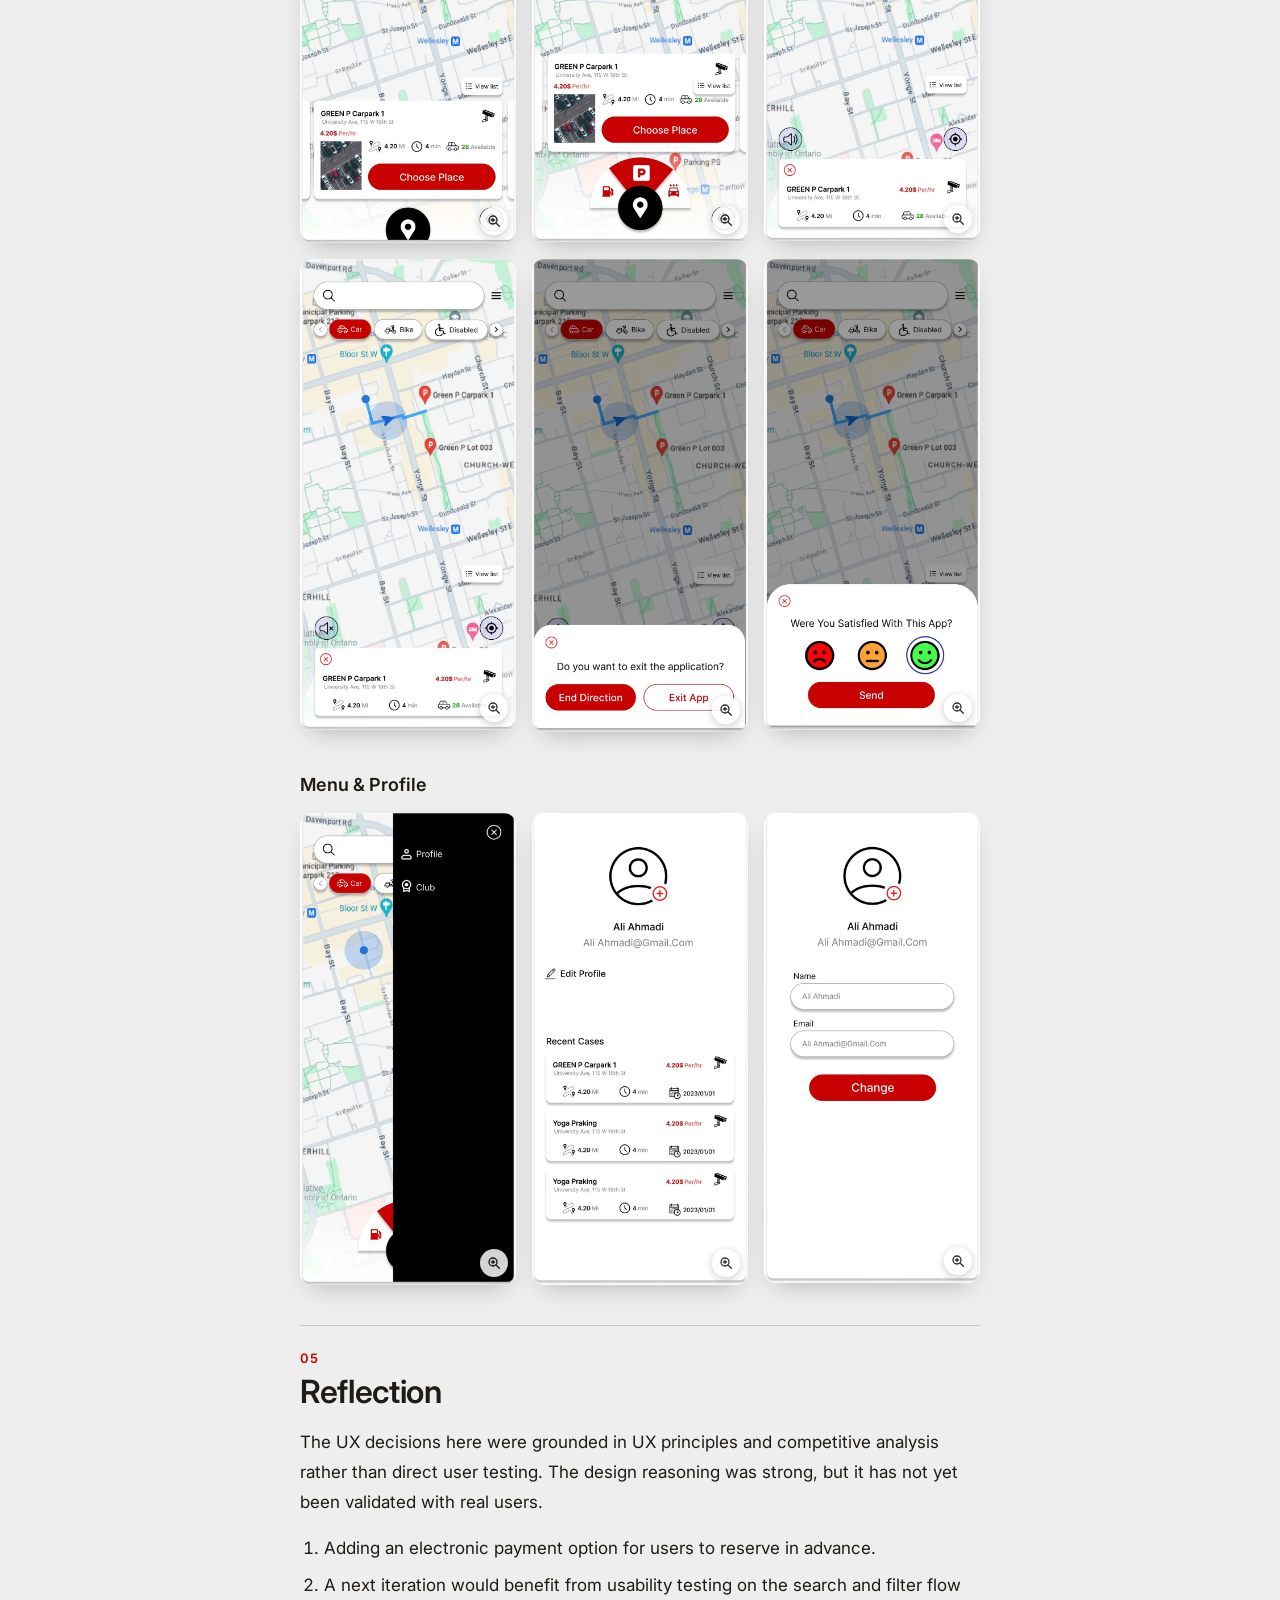
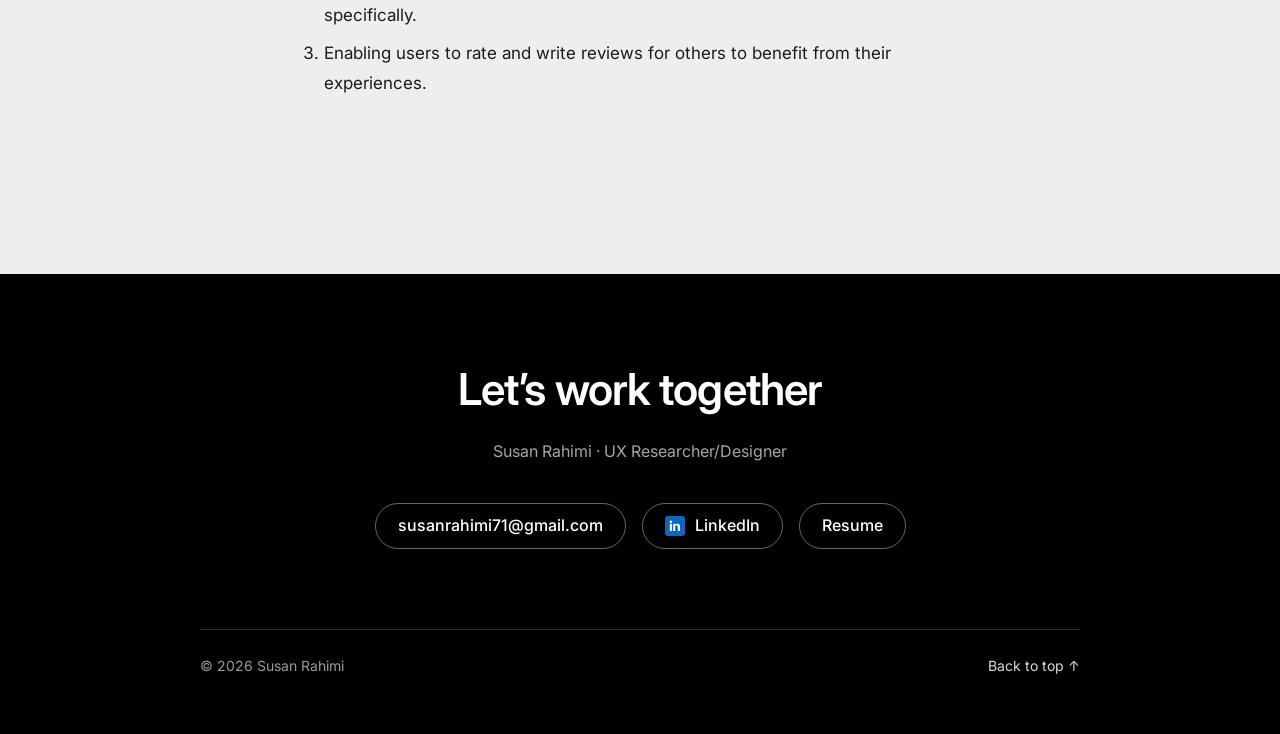
<file: projects/intelipark.html>
<!DOCTYPE html>
<html lang="en">
<head>
<meta charset="utf-8">
<meta name="viewport" content="width=device-width, initial-scale=1">
<title>Intelipark | Susan Rahimi</title>
<meta name="description" content="UI/UX design case study: Intelipark, a parking finder for a Canadian company.">
<link rel="preconnect" href="https://fonts.googleapis.com">
<link rel="preconnect" href="https://fonts.gstatic.com" crossorigin>
<link href="https://fonts.googleapis.com/css2?family=Inter:wght@400;500;600&display=swap" rel="stylesheet">
<link rel="stylesheet" href="../css/project.css">
</head>
<body id="top" class="theme-intelipark">

<header class="site-header">
  <a class="brand" href="../index.html">Susan Rahimi</a>
  <nav class="nav" aria-label="Main">
    <a href="../index.html">Work</a>
    <a href="../about.html">About</a>
    <a href="../resume.pdf">Resume</a>
  </nav>
</header>

<div class="progress" aria-hidden="true"><span></span></div>

<main class="case">
  <a class="back" href="../index.html">&larr; Work</a>
  <h1 class="sr-only">Intelipark (Parking Finder App)</h1>

  <figure class="cover">
    <img src="../images/intelipark/cover.webp" width="1600" height="1101" alt="Intelipark parking finder app screens">
  </figure>

  <section class="summary" aria-label="Project summary">
    <dl>
      <div><dt>Role</dt><dd>UI/UX Designer</dd></div>
      <div><dt>Timeline</dt><dd>15 days</dd></div>
      <div><dt>Tools</dt><dd>Figma, Google Meet</dd></div>
    </dl>
    <p>Intelipark is a parking finder for a Canadian company: it shows users nearby parking lots with their capacity, price and distance. The client handed us a document with the app’s purpose and required features, but instead of just working through the list, we held two meetings to understand why each feature mattered. That led us to suggest a few additions of our own, like paying in advance, availability notifications and ratings. In Figma, I built the screen flows, starting with search and filters and then adding the secondary features.</p>
  </section>

  <div class="prose">
    <h2>Problem Definition</h2>
    <div class="split">
      <div>
        <p>Intelipark is a parking-finder app for a Canadian company, designed to help users search for and locate available parking spots online — viewing capacity, cost, and distance based on their current location.</p>
      </div>
      <figure class="illus"><img src="../images/intelipark/project.webp" width="500" height="500" alt="Illustration of three people collaborating around a laptop" loading="lazy"></figure>
    </div>

    <h2>My Role</h2>
    <p><strong>UI/UX Designer</strong></p>
    <p>The client shared documentation outlining the app’s purpose, goals, and required features (nearest parking search, pricing, capacity view, event-based traffic alerts, user profiles, vehicle-based filtering). Our role went beyond direct execution: we worked to understand the reasoning behind each feature and proposed our own additions, while the overall app concept remained grounded in the client’s documentation.</p>

    <h2>Project Objectives</h2>
    <div class="split">
      <div><ol><li>Finding the nearest parking place based on the user’s location</li><li>Viewing the price of each parking lot</li><li>Viewing the capacity of each parking lot</li><li>Searching for parking lots</li><li>Showing users events and ceremonies so they can estimate the amount of traffic</li><li>Creating a profile for each user</li><li>Displaying available parking spaces based on the user’s chosen vehicle</li></ol></div>
      <figure class="illus"><img src="../images/intelipark/objective.webp" width="500" height="500" alt="Illustration of a person turning a notebook page next to a plant" loading="lazy"></figure>
    </div>

    <h2>Design Process</h2>
  </div>

  <figure class="figure"><img src="../images/intelipark/design-process.webp" width="1800" height="600" alt="Design process: Clarifying the Brief, Competitive and UX-Principles Research, Structuring and Designing" loading="lazy"></figure>

  <div class="prose">
    <h3>Clarifying the Brief</h3>
    <p>Reviewed the client’s documentation and held two meetings to go beyond the feature list — understanding why each feature mattered to users and the business. This deeper framing also surfaced a few feature suggestions of our own, which were incorporated into the scope.</p>
    <h3>Competitive &amp; UX-Principles Research</h3>
    <p>Analyzed comparable parking and location-based booking platforms, then applied established UX principles (visual hierarchy, interaction and layout conventions) to guide where and how key elements — search, filters, pricing, results — should sit on screen, aiming for stronger usability rather than just visual similarity to references.</p>
    <h3>Structuring &amp; Designing</h3>
    <p>In Figma, translated the clarified feature set into screen flows — prioritizing the search and filter experience first, then layering in secondary features (profile, event alerts). Proposed improvements beyond the original brief: in-app payment for advance reservations, availability notifications, and a review/rating system.</p>
  </div>

  <div class="prose">
    <h4 class="plain">Onboarding &amp; Location</h4>
  </div>

  <div class="phones" style="--cols:4">
    <figure><img src="../images/intelipark/screens/welcome.webp" width="760" height="1664" alt="Welcome screen: Register first to use the Intelipark application, with a Start button" loading="lazy"></figure>
    <figure><img src="../images/intelipark/screens/sign-up.webp" width="760" height="1658" alt="Sign up screen with name, email, remember toggle and Register button" loading="lazy"></figure>
    <figure><img src="../images/intelipark/screens/location-prompt.webp" width="760" height="1660" alt="Map with a prompt asking the user to turn on location" loading="lazy"></figure>
    <figure><img src="../images/intelipark/screens/location-permission.webp" width="760" height="1658" alt="Location permission dialog: while using the app, only this time, don’t allow" loading="lazy"></figure>
  </div>

  <div class="prose">
    <h4 class="plain">Map, Search &amp; Results</h4>
  </div>

  <div class="phones" style="--cols:4">
    <figure><img src="../images/intelipark/screens/map-home.webp" width="760" height="1658" alt="Map home with Car, Bike and Disabled filters and nearby parking markers" loading="lazy"></figure>
    <figure><img src="../images/intelipark/screens/spot-menu.webp" width="760" height="1661" alt="Map with a quick action menu for parking, fuel and charging" loading="lazy"></figure>
    <figure><img src="../images/intelipark/screens/search.webp" width="760" height="1659" alt="Search screen suggesting locations as the user types" loading="lazy"></figure>
    <figure><img src="../images/intelipark/screens/parking-list.webp" width="760" height="1659" alt="List of parking lots with price, distance, time, availability and Choose Place buttons" loading="lazy"></figure>
  </div>

  <div class="prose">
    <h4 class="plain">Navigation &amp; Alerts</h4>
  </div>

  <div class="phones" style="--cols:3">
    <figure><img src="../images/intelipark/screens/event-alert.webp" width="760" height="1665" alt="Map with an event alert about traffic near a parking lot" loading="lazy"></figure>
    <figure><img src="../images/intelipark/screens/route-card.webp" width="760" height="1661" alt="Route to the selected parking lot with a details card" loading="lazy"></figure>
    <figure><img src="../images/intelipark/screens/route.webp" width="760" height="1659" alt="Navigation view with route line and parking details" loading="lazy"></figure>
    <figure><img src="../images/intelipark/screens/route-muted.webp" width="760" height="1659" alt="Navigation view with voice guidance muted" loading="lazy"></figure>
    <figure><img src="../images/intelipark/screens/exit.webp" width="760" height="1665" alt="Dialog asking if the user wants to end direction or exit the app" loading="lazy"></figure>
    <figure><img src="../images/intelipark/screens/feedback.webp" width="760" height="1659" alt="Satisfaction survey with sad, neutral and happy faces and a Send button" loading="lazy"></figure>
  </div>

  <div class="prose">
    <h4 class="plain">Menu &amp; Profile</h4>
  </div>

  <div class="phones" style="--cols:3">
    <figure><img src="../images/intelipark/screens/menu.webp" width="760" height="1659" alt="Side menu with Profile and Club" loading="lazy"></figure>
    <figure><img src="../images/intelipark/screens/profile.webp" width="760" height="1658" alt="Profile screen with recent cases" loading="lazy"></figure>
    <figure><img src="../images/intelipark/screens/edit-profile.webp" width="760" height="1652" alt="Edit profile form with name, email and Change button" loading="lazy"></figure>
  </div>

  <div class="prose">
    <h2>Reflection</h2>
    <p>The UX decisions here were grounded in UX principles and competitive analysis rather than direct user testing. The design reasoning was strong, but it has not yet been validated with real users.</p>
    <ol>
      <li>Adding an electronic payment option for users to reserve in advance.</li>
      <li>A next iteration would benefit from usability testing on the search and filter flow specifically.</li>
      <li>Enabling users to rate and write reviews for others to benefit from their experiences.</li>
    </ol>
  </div>
</main>

<footer class="site-footer">
  <div class="footer-inner">
    <p class="footer-title">Let&rsquo;s work together</p>
    <p class="footer-sub">Susan Rahimi &middot; UX Researcher/Designer</p>
    <div class="footer-links">
      <a href="mailto:susanrahimi71@gmail.com">susanrahimi71@gmail.com</a>
      <a href="https://www.linkedin.com/in/susan-rahimi/" target="_blank" rel="noopener"><svg viewBox="0 0 40 40" aria-hidden="true"><rect width="40" height="40" rx="6" fill="#0A66C2"/><path fill="#fff" d="M9.6 15.6h4.3V30H9.6zM11.75 8.9a2.5 2.5 0 110 5 2.5 2.5 0 010-5zM16.6 15.6h4.1v2h.06c.57-1.08 1.97-2.2 4.05-2.2 4.33 0 5.13 2.85 5.13 6.55V30h-4.3v-7.3c0-1.74-.03-3.98-2.42-3.98-2.43 0-2.8 1.9-2.8 3.85V30h-4.3z"/></svg>LinkedIn</a>
      <a href="../resume.pdf">Resume</a>
    </div>
    <div class="footer-bottom"><span>&copy; 2026 Susan Rahimi</span><a href="#top">Back to top &uarr;</a></div>
  </div>
</footer>

<script src="../js/lightbox.js" defer></script>
<script src="../js/progress.js" defer></script>
</body>
</html>
</file>
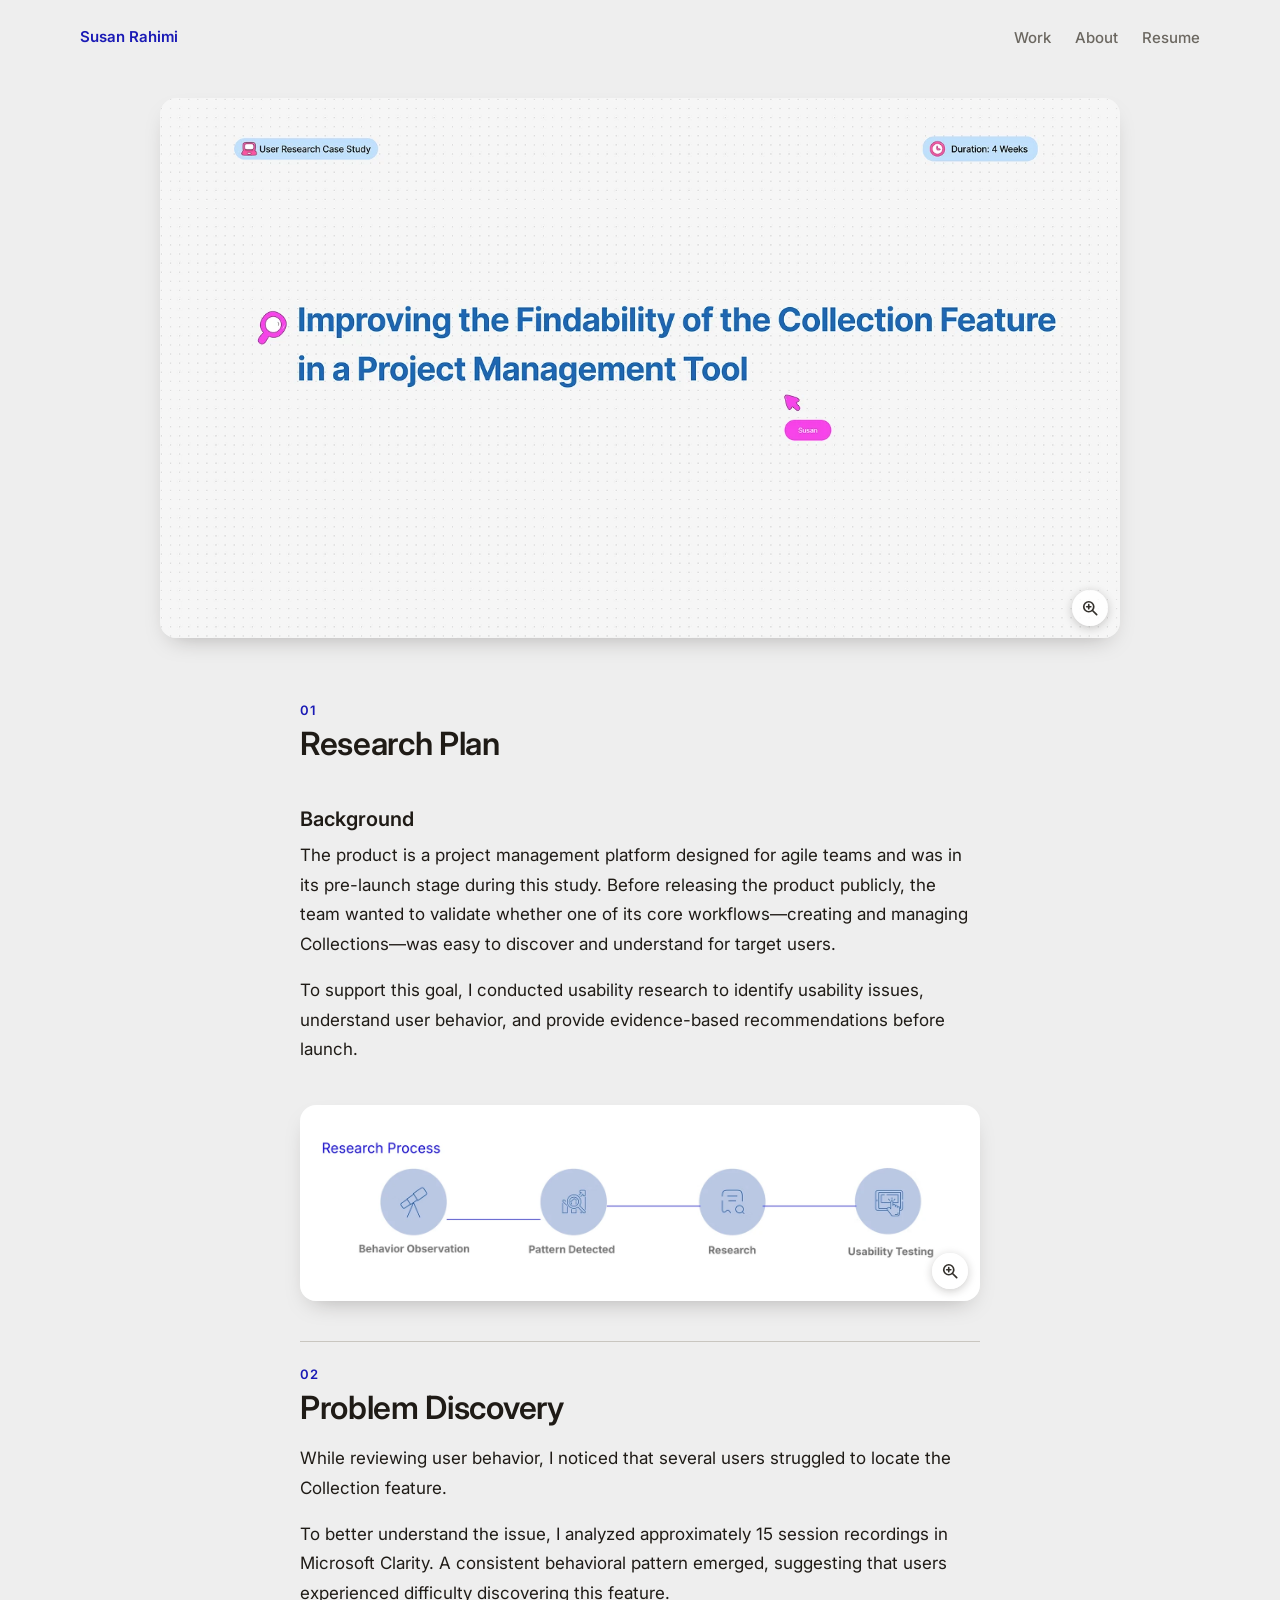
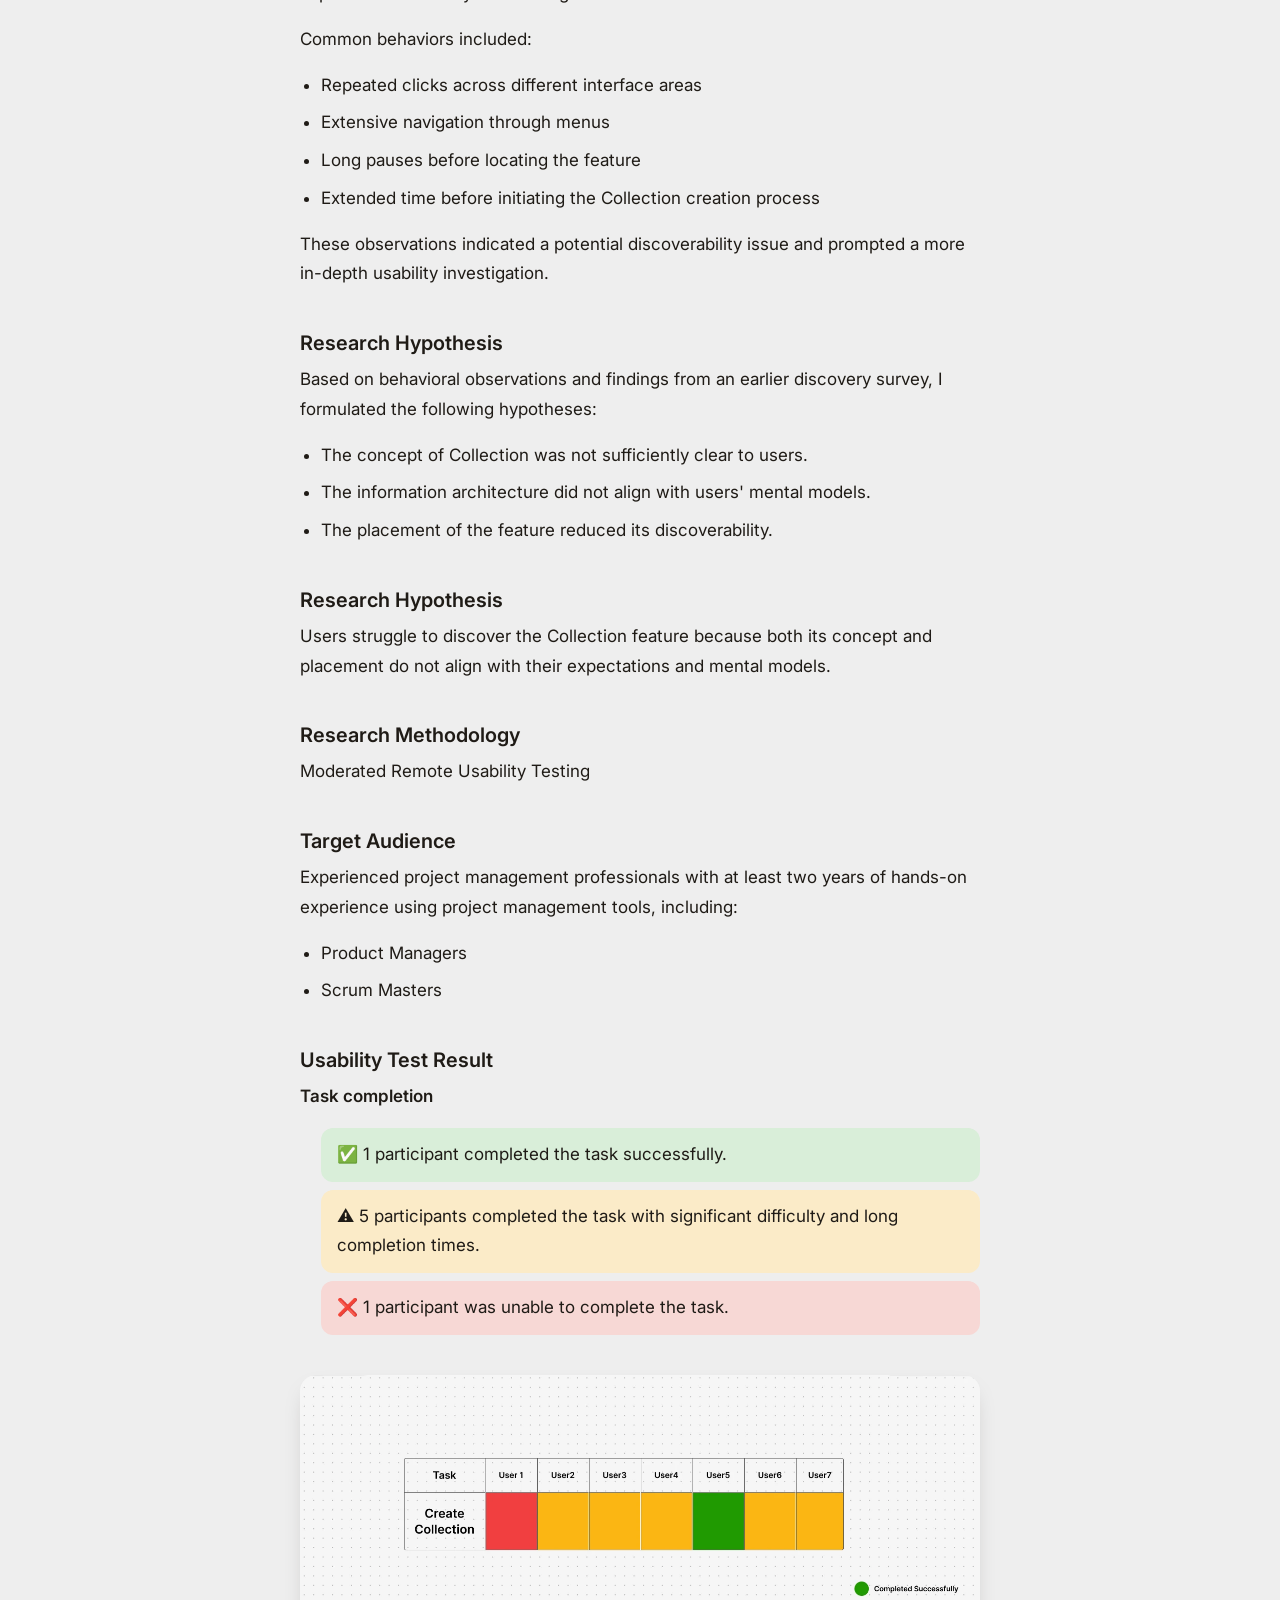
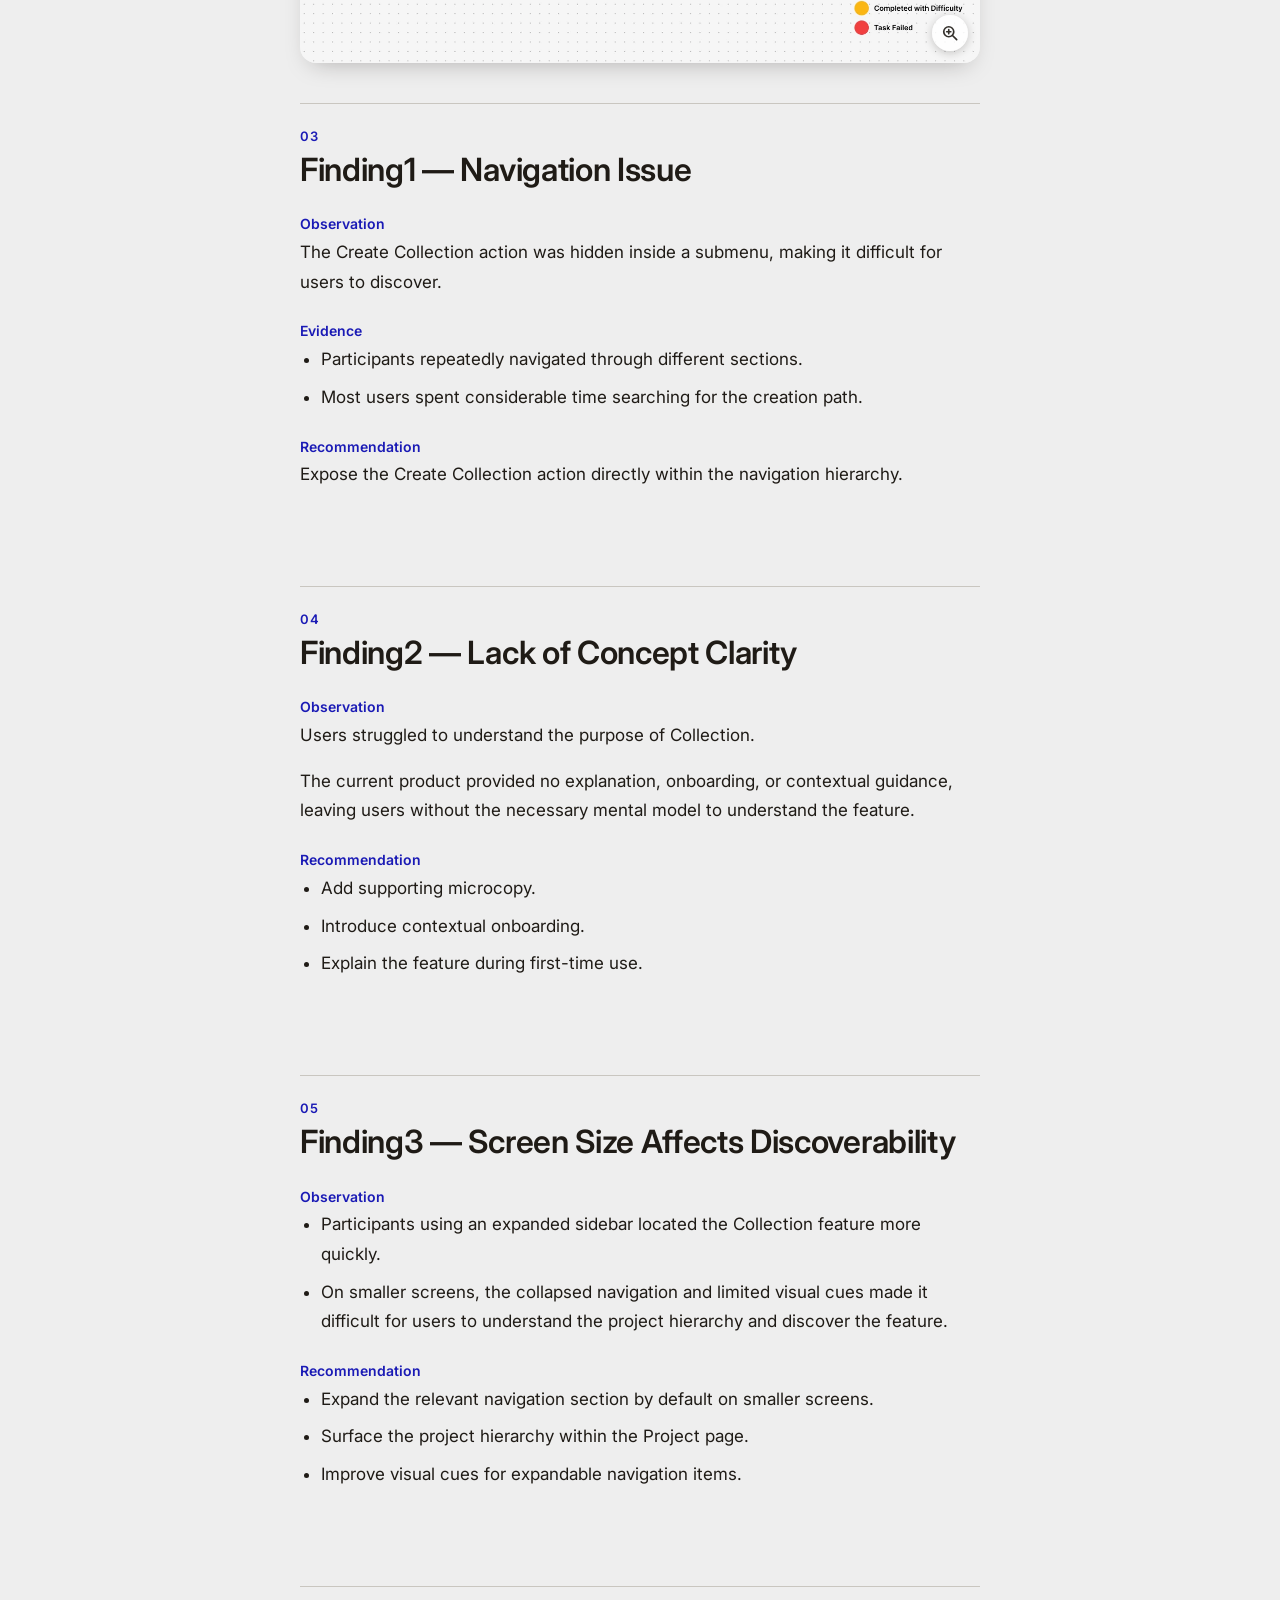
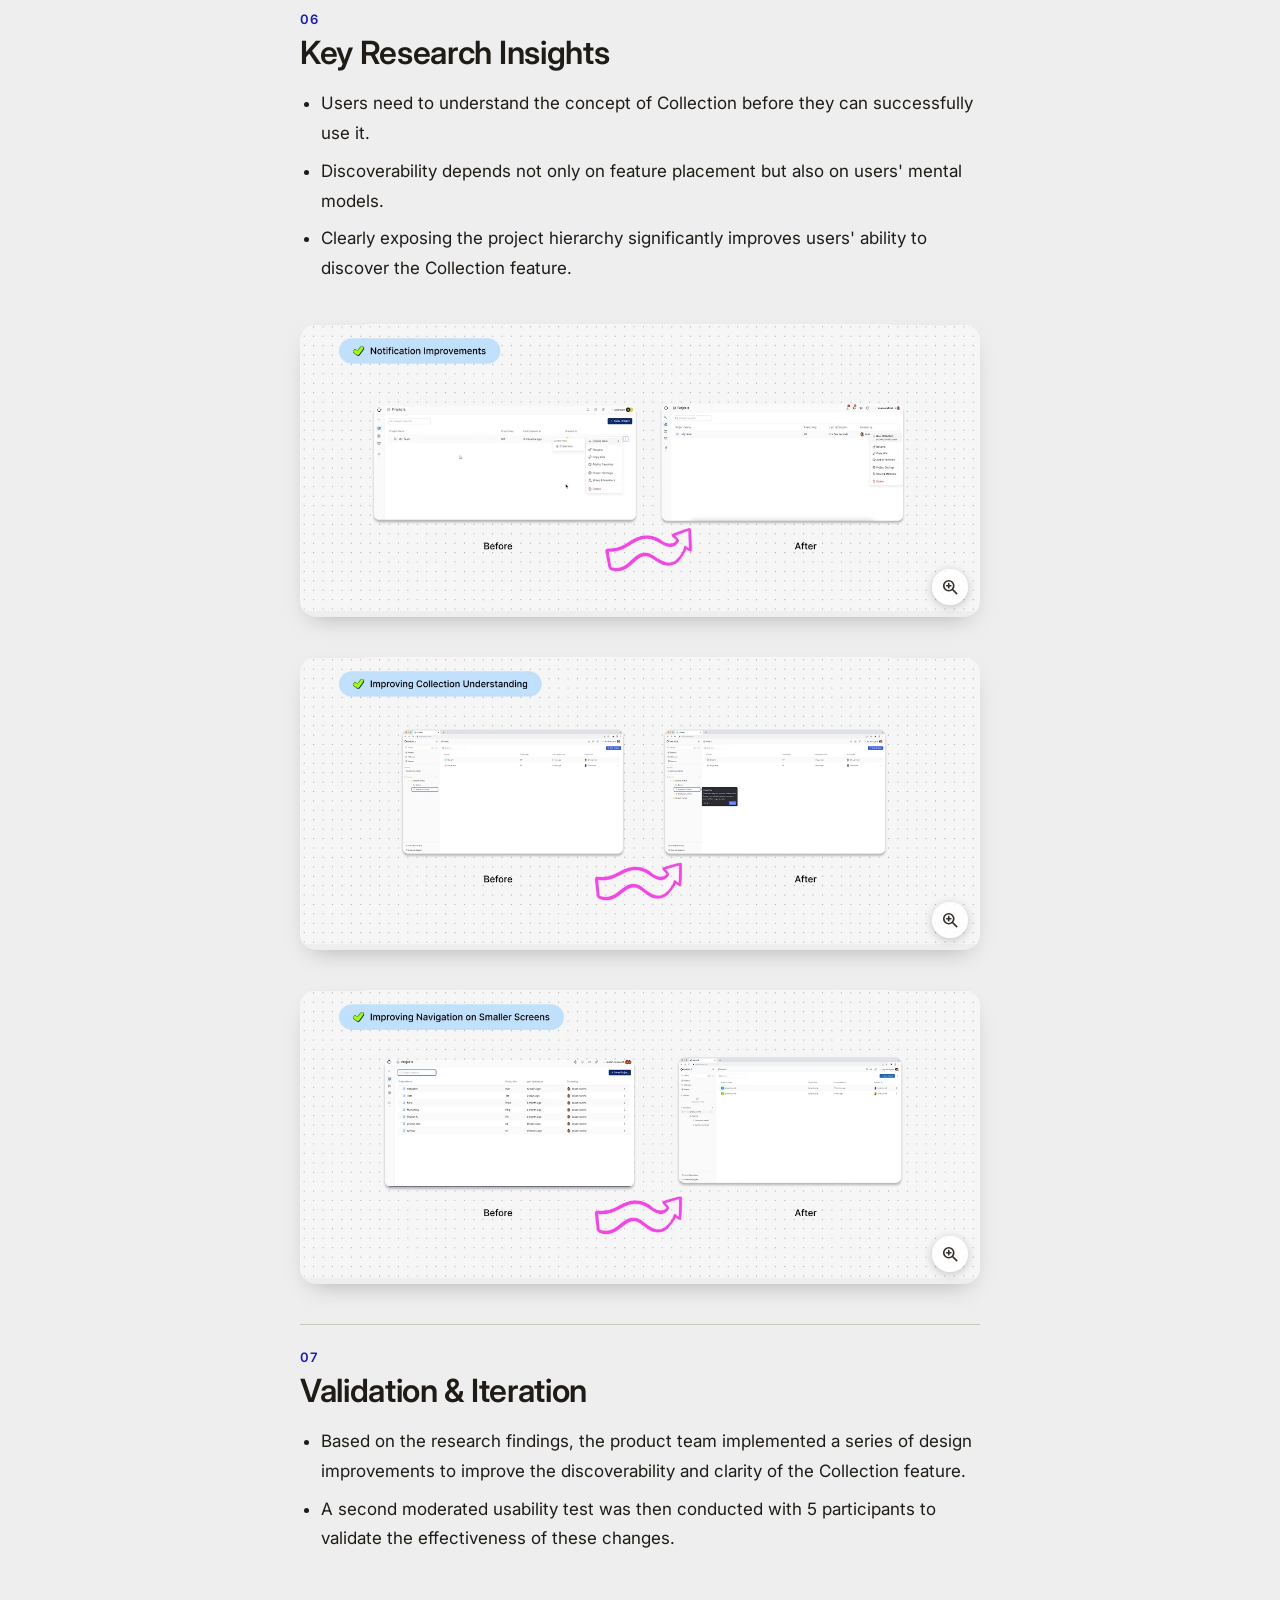
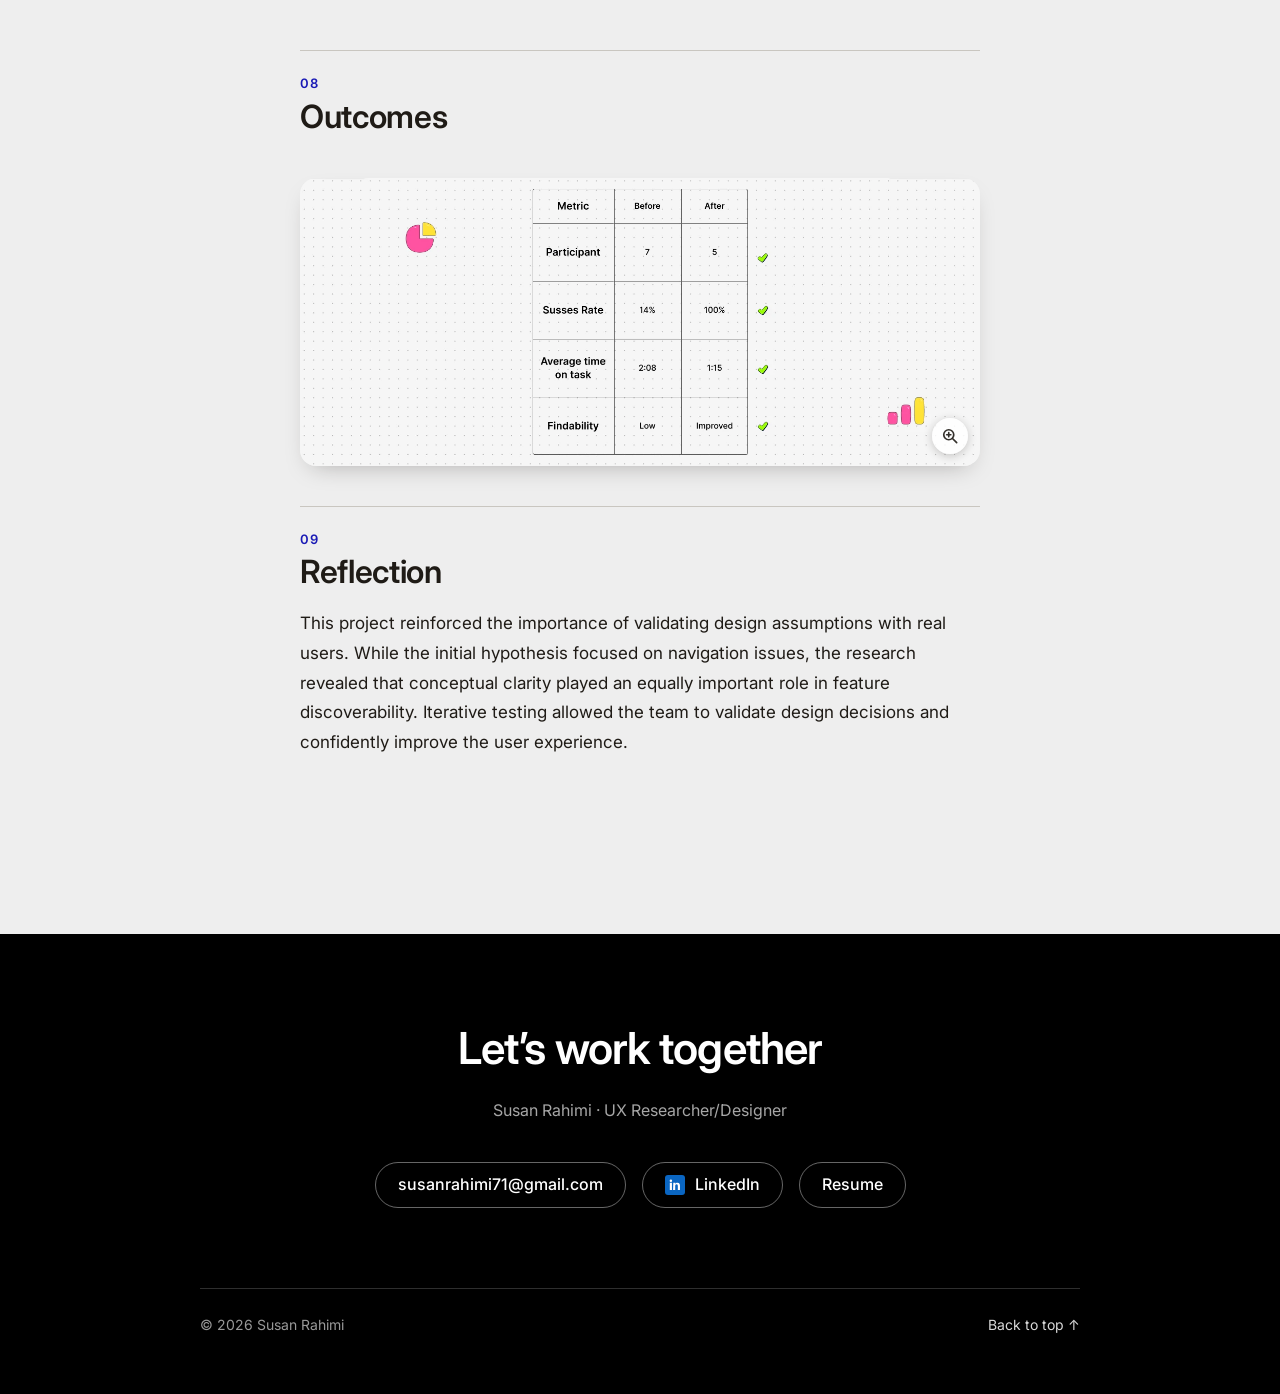
<file: projects/oktuple-v1-backup.html>
<!DOCTYPE html>
<html lang="en">
<head>
<meta charset="utf-8">
<meta name="viewport" content="width=device-width, initial-scale=1">
<title>Project Management Tool | Susan Rahimi</title>
<meta name="description" content="UX research case study: improving the findability of the Collection feature in a project management tool.">
<link rel="preconnect" href="https://fonts.googleapis.com">
<link rel="preconnect" href="https://fonts.gstatic.com" crossorigin>
<link href="https://fonts.googleapis.com/css2?family=Inter:wght@400;500;600&display=swap" rel="stylesheet">
<link rel="stylesheet" href="../css/project.css">
</head>
<body id="top">

<header class="site-header">
  <a class="brand" href="../index.html">Susan Rahimi</a>
  <nav class="nav" aria-label="Main">
    <a href="../index.html">Work</a>
    <a href="../about.html">About</a>
    <a href="../resume.pdf">Resume</a>
  </nav>
</header>

<main class="case">
  <h1 class="sr-only">Improving the Findability of the Collection Feature in a Project Management Tool</h1>

  <figure class="cover">
    <img src="../images/oktuple/cover.webp" width="1372" height="772" alt="User Research Case Study, 4 weeks: Improving the Findability of the Collection Feature in a Project Management Tool">
  </figure>

  <div class="prose">
    <h2>Research Plan</h2>
    <h3>Background</h3>
    <p>The product is a project management platform designed for agile teams and was in its pre-launch stage during this study. Before releasing the product publicly, the team wanted to validate whether one of its core workflows—creating and managing Collections—was easy to discover and understand for target users.</p>
    <p>To support this goal, I conducted usability research to identify usability issues, understand user behavior, and provide evidence-based recommendations before launch.</p>
  </div>

  <figure class="figure">
    <img src="../images/oktuple/research-plan.webp" width="1600" height="460" alt="Research process: Behavior Observation, Pattern Detected, Research, Usability Testing" loading="lazy">
  </figure>

  <div class="prose">
    <h2>Problem Discovery</h2>
    <p>While reviewing user behavior, I noticed that several users struggled to locate the Collection feature.</p>
    <p>To better understand the issue, I analyzed approximately 15 session recordings in Microsoft Clarity. A consistent behavioral pattern emerged, suggesting that users experienced difficulty discovering this feature.</p>
    <p>Common behaviors included:</p>
    <ul>
      <li>Repeated clicks across different interface areas</li>
      <li>Extensive navigation through menus</li>
      <li>Long pauses before locating the feature</li>
      <li>Extended time before initiating the Collection creation process</li>
    </ul>
    <p>These observations indicated a potential discoverability issue and prompted a more in-depth usability investigation.</p>

    <h3>Research Hypothesis</h3>
    <p>Based on behavioral observations and findings from an earlier discovery survey, I formulated the following hypotheses:</p>
    <ul>
      <li>The concept of Collection was not sufficiently clear to users.</li>
      <li>The information architecture did not align with users' mental models.</li>
      <li>The placement of the feature reduced its discoverability.</li>
    </ul>

    <h3>Research Hypothesis</h3>
    <p>Users struggle to discover the Collection feature because both its concept and placement do not align with their expectations and mental models.</p>

    <h3>Research Methodology</h3>
    <p>Moderated Remote Usability Testing</p>

    <h3>Target Audience</h3>
    <p>Experienced project management professionals with at least two years of hands-on experience using project management tools, including:</p>
    <ul>
      <li>Product Managers</li>
      <li>Scrum Masters</li>
    </ul>

    <h3>Usability Test Result</h3>
    <p class="strong">Task completion</p>
    <ul class="status">
      <li>✅ 1 participant completed the task successfully.</li>
      <li>⚠️ 5 participants completed the task with significant difficulty and long completion times.</li>
      <li>❌ 1 participant was unable to complete the task.</li>
    </ul>
  </div>

  <figure class="figure">
    <img src="../images/oktuple/usability-test-result.webp" width="1327" height="562" alt="Usability test result for the Create Collection task: 1 success, 5 completed with difficulty, 1 failed" loading="lazy">
  </figure>

  <div class="prose">
    <h2>Finding1 — Navigation Issue</h2>
    <h4>Observation</h4>
    <p>The Create Collection action was hidden inside a submenu, making it difficult for users to discover.</p>
    <h4>Evidence</h4>
    <ul>
      <li>Participants repeatedly navigated through different sections.</li>
      <li>Most users spent considerable time searching for the creation path.</li>
    </ul>
    <h4>Recommendation</h4>
    <p>Expose the Create Collection action directly within the navigation hierarchy.</p>

    <h2>Finding2 — Lack of Concept Clarity</h2>
    <h4>Observation</h4>
    <p>Users struggled to understand the purpose of Collection.</p>
    <p>The current product provided no explanation, onboarding, or contextual guidance, leaving users without the necessary mental model to understand the feature.</p>
    <h4>Recommendation</h4>
    <ul>
      <li>Add supporting microcopy.</li>
      <li>Introduce contextual onboarding.</li>
      <li>Explain the feature during first-time use.</li>
    </ul>

    <h2>Finding3 — Screen Size Affects Discoverability</h2>
    <h4>Observation</h4>
    <ul>
      <li>Participants using an expanded sidebar located the Collection feature more quickly.</li>
      <li>On smaller screens, the collapsed navigation and limited visual cues made it difficult for users to understand the project hierarchy and discover the feature.</li>
    </ul>
    <h4>Recommendation</h4>
    <ul>
      <li>Expand the relevant navigation section by default on smaller screens.</li>
      <li>Surface the project hierarchy within the Project page.</li>
      <li>Improve visual cues for expandable navigation items.</li>
    </ul>

    <h2>Key Research Insights</h2>
    <ul>
      <li>Users need to understand the concept of Collection before they can successfully use it.</li>
      <li>Discoverability depends not only on feature placement but also on users' mental models.</li>
      <li>Clearly exposing the project hierarchy significantly improves users' ability to discover the Collection feature.</li>
    </ul>
  </div>

  <figure class="figure">
    <img src="../images/oktuple/notification-improvement.webp" width="1185" height="511" alt="Notification Improvements: before and after" loading="lazy">
  </figure>
  <figure class="figure">
    <img src="../images/oktuple/collection-understanding.webp" width="1185" height="511" alt="Improving Collection Understanding: before and after" loading="lazy">
  </figure>
  <figure class="figure">
    <img src="../images/oktuple/navigation-smaller-screens.webp" width="1185" height="511" alt="Improving Navigation on Smaller Screens: before and after" loading="lazy">
  </figure>

  <div class="prose">
    <h2>Validation &amp; Iteration</h2>
    <ul>
      <li>Based on the research findings, the product team implemented a series of design improvements to improve the discoverability and clarity of the Collection feature.</li>
      <li>A second moderated usability test was then conducted with 5 participants to validate the effectiveness of these changes.</li>
    </ul>

    <h2>Outcomes</h2>
  </div>

  <figure class="figure">
    <img src="../images/oktuple/outcome.webp" width="1327" height="562" alt="Outcomes, before and after: success rate 14% to 100%, average time on task 2:08 to 1:15, findability low to improved" loading="lazy">
  </figure>

  <div class="prose">
    <h2>Reflection</h2>
    <p>This project reinforced the importance of validating design assumptions with real users. While the initial hypothesis focused on navigation issues, the research revealed that conceptual clarity played an equally important role in feature discoverability. Iterative testing allowed the team to validate design decisions and confidently improve the user experience.</p>
  </div>
</main>

<footer class="site-footer">
  <div class="footer-inner">
    <p class="footer-title">Let&rsquo;s work together</p>
    <p class="footer-sub">Susan Rahimi &middot; UX Researcher/Designer</p>
    <div class="footer-links">
      <a href="mailto:susanrahimi71@gmail.com">susanrahimi71@gmail.com</a>
      <a href="https://www.linkedin.com/in/susan-rahimi/" target="_blank" rel="noopener"><svg viewBox="0 0 40 40" aria-hidden="true"><rect width="40" height="40" rx="6" fill="#0A66C2"/><path fill="#fff" d="M9.6 15.6h4.3V30H9.6zM11.75 8.9a2.5 2.5 0 110 5 2.5 2.5 0 010-5zM16.6 15.6h4.1v2h.06c.57-1.08 1.97-2.2 4.05-2.2 4.33 0 5.13 2.85 5.13 6.55V30h-4.3v-7.3c0-1.74-.03-3.98-2.42-3.98-2.43 0-2.8 1.9-2.8 3.85V30h-4.3z"/></svg>LinkedIn</a>
      <a href="../resume.pdf">Resume</a>
    </div>
    <div class="footer-bottom"><span>&copy; 2026 Susan Rahimi</span><a href="#top">Back to top &uarr;</a></div>
  </div>
</footer>

<script src="../js/lightbox.js" defer></script>
</body>
</html>
</file>
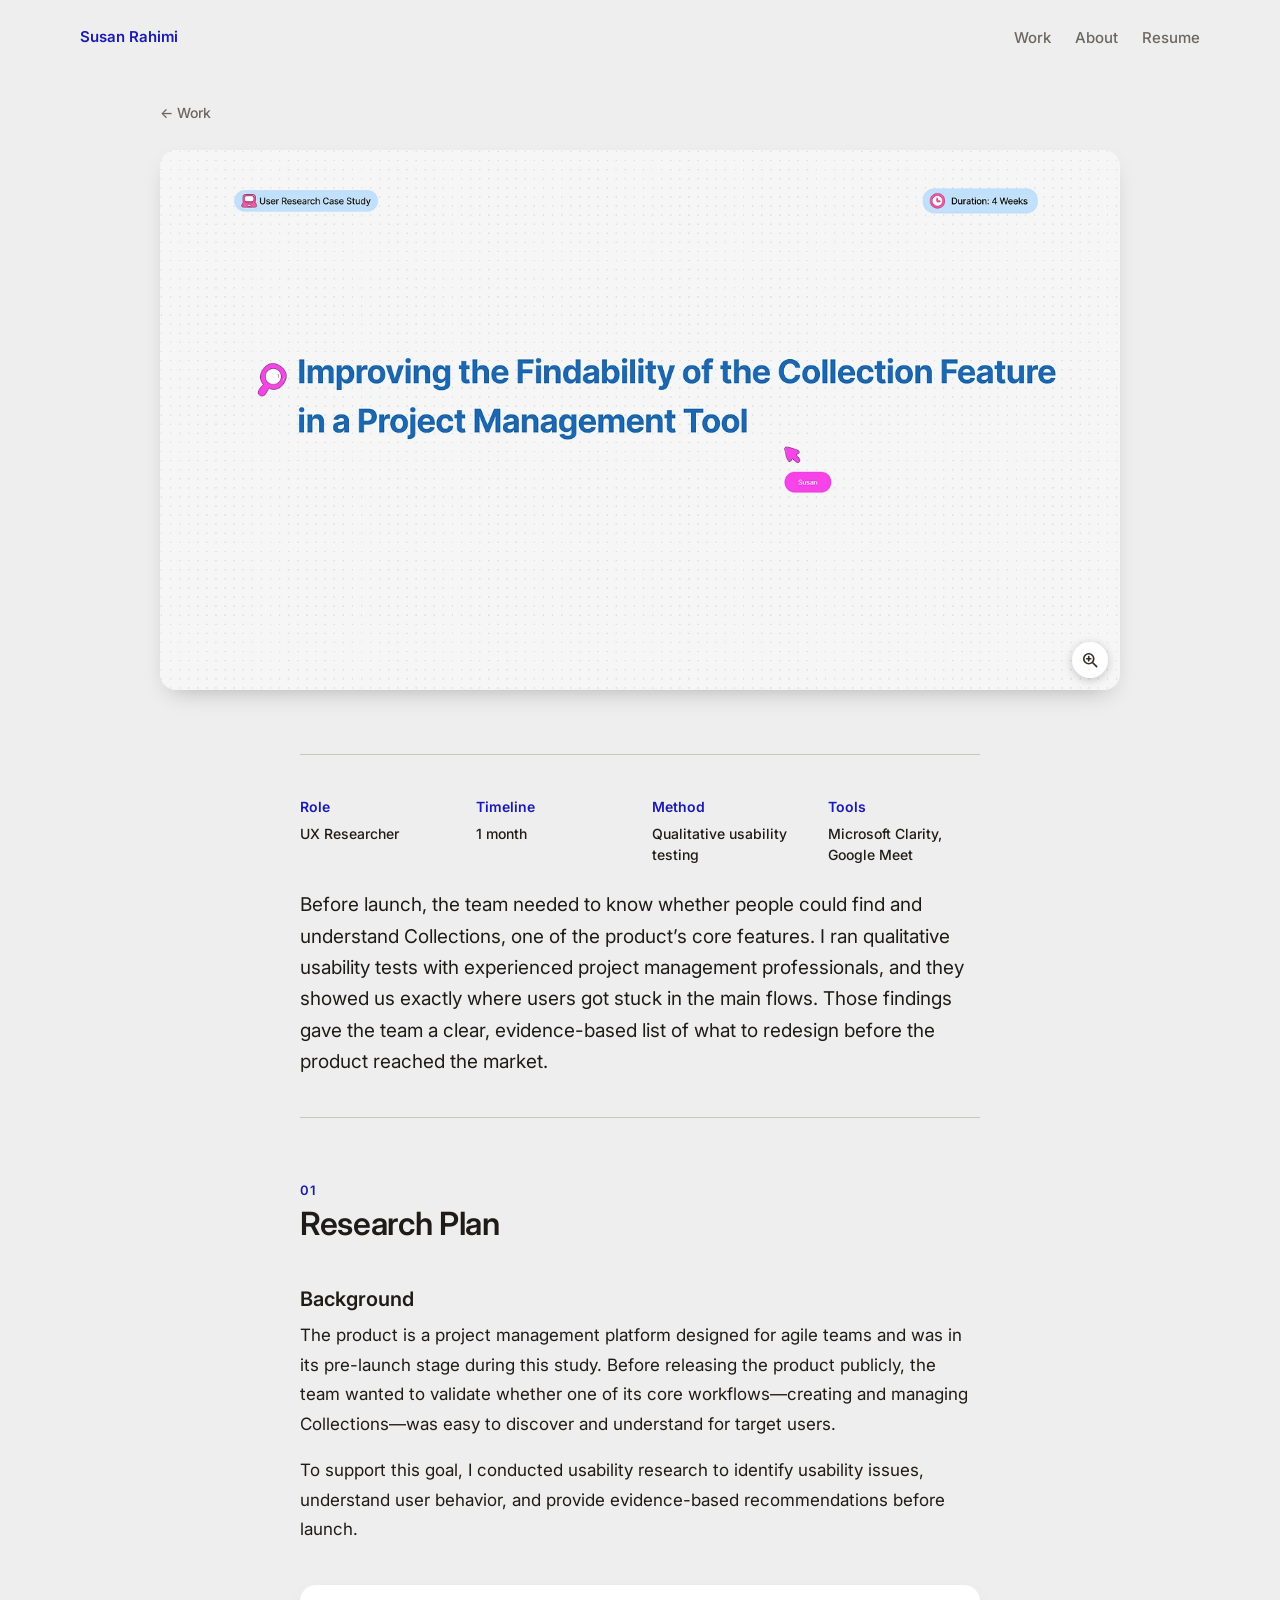
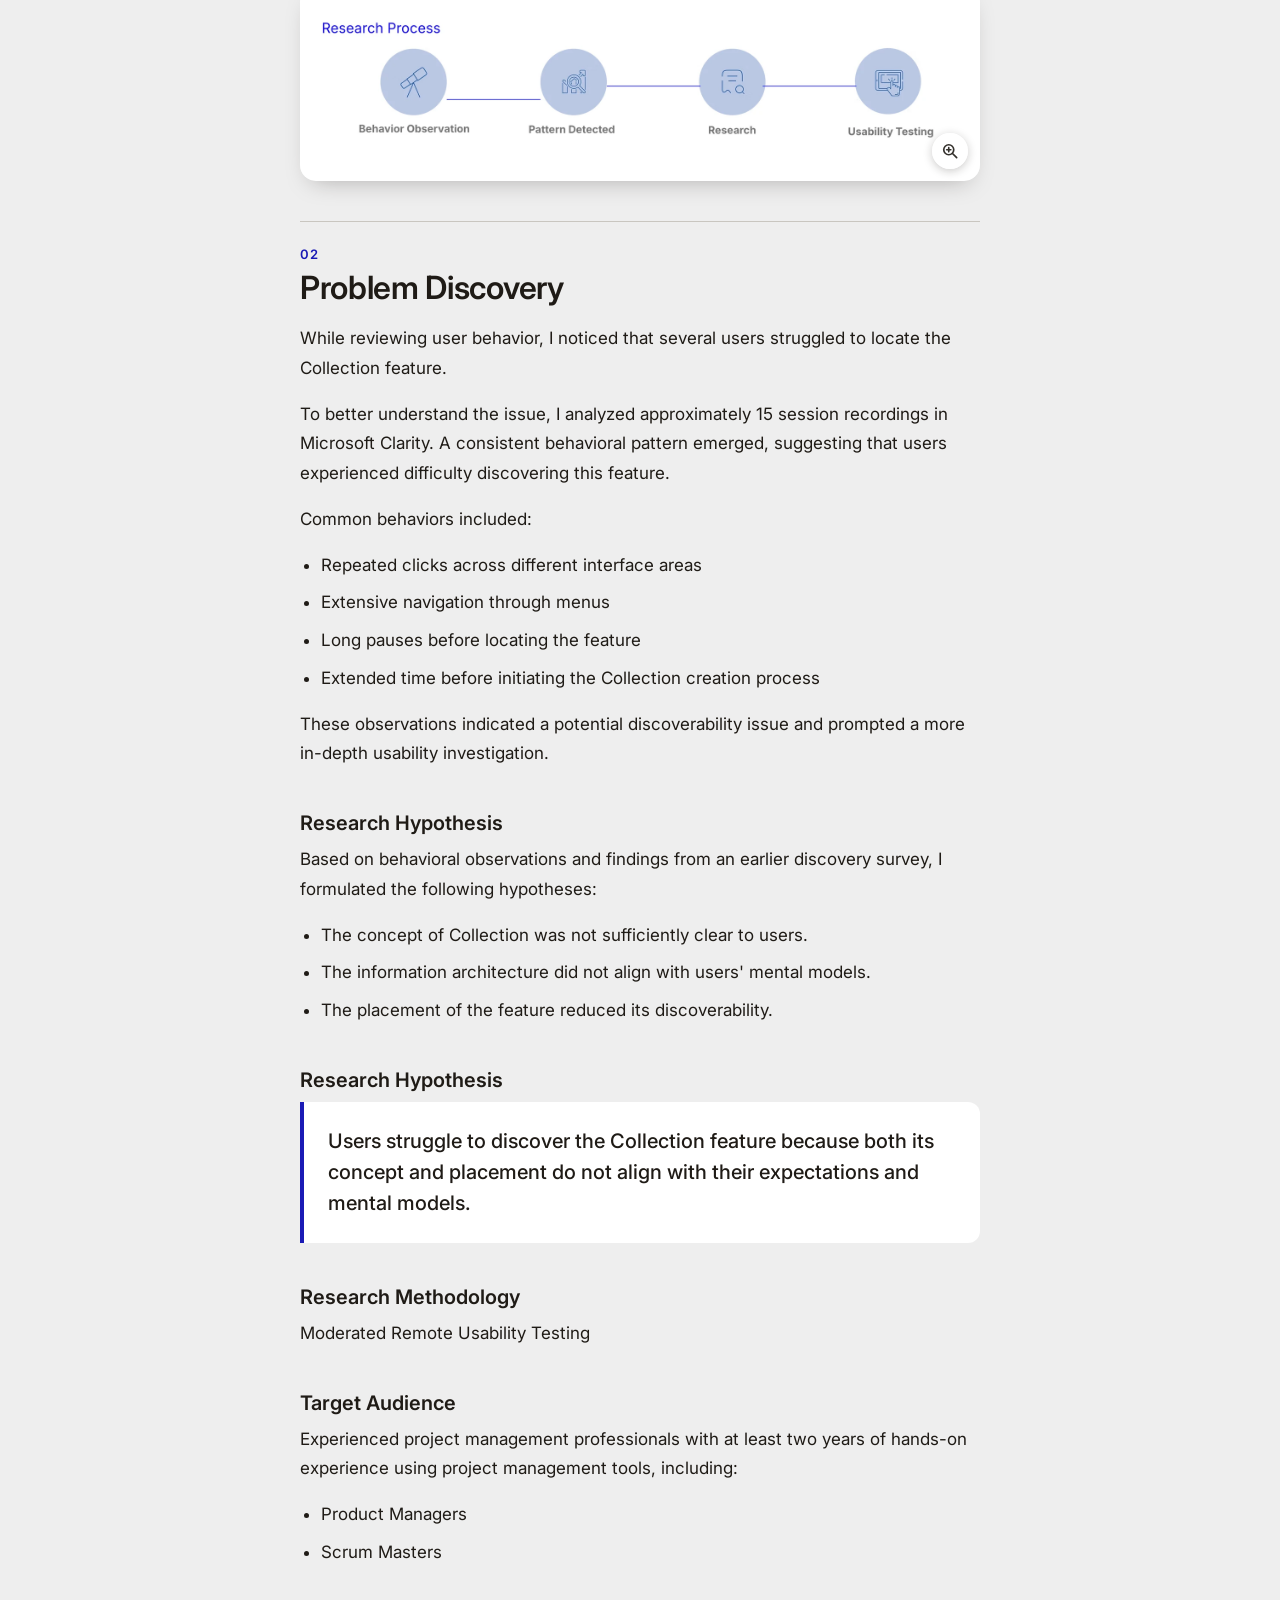
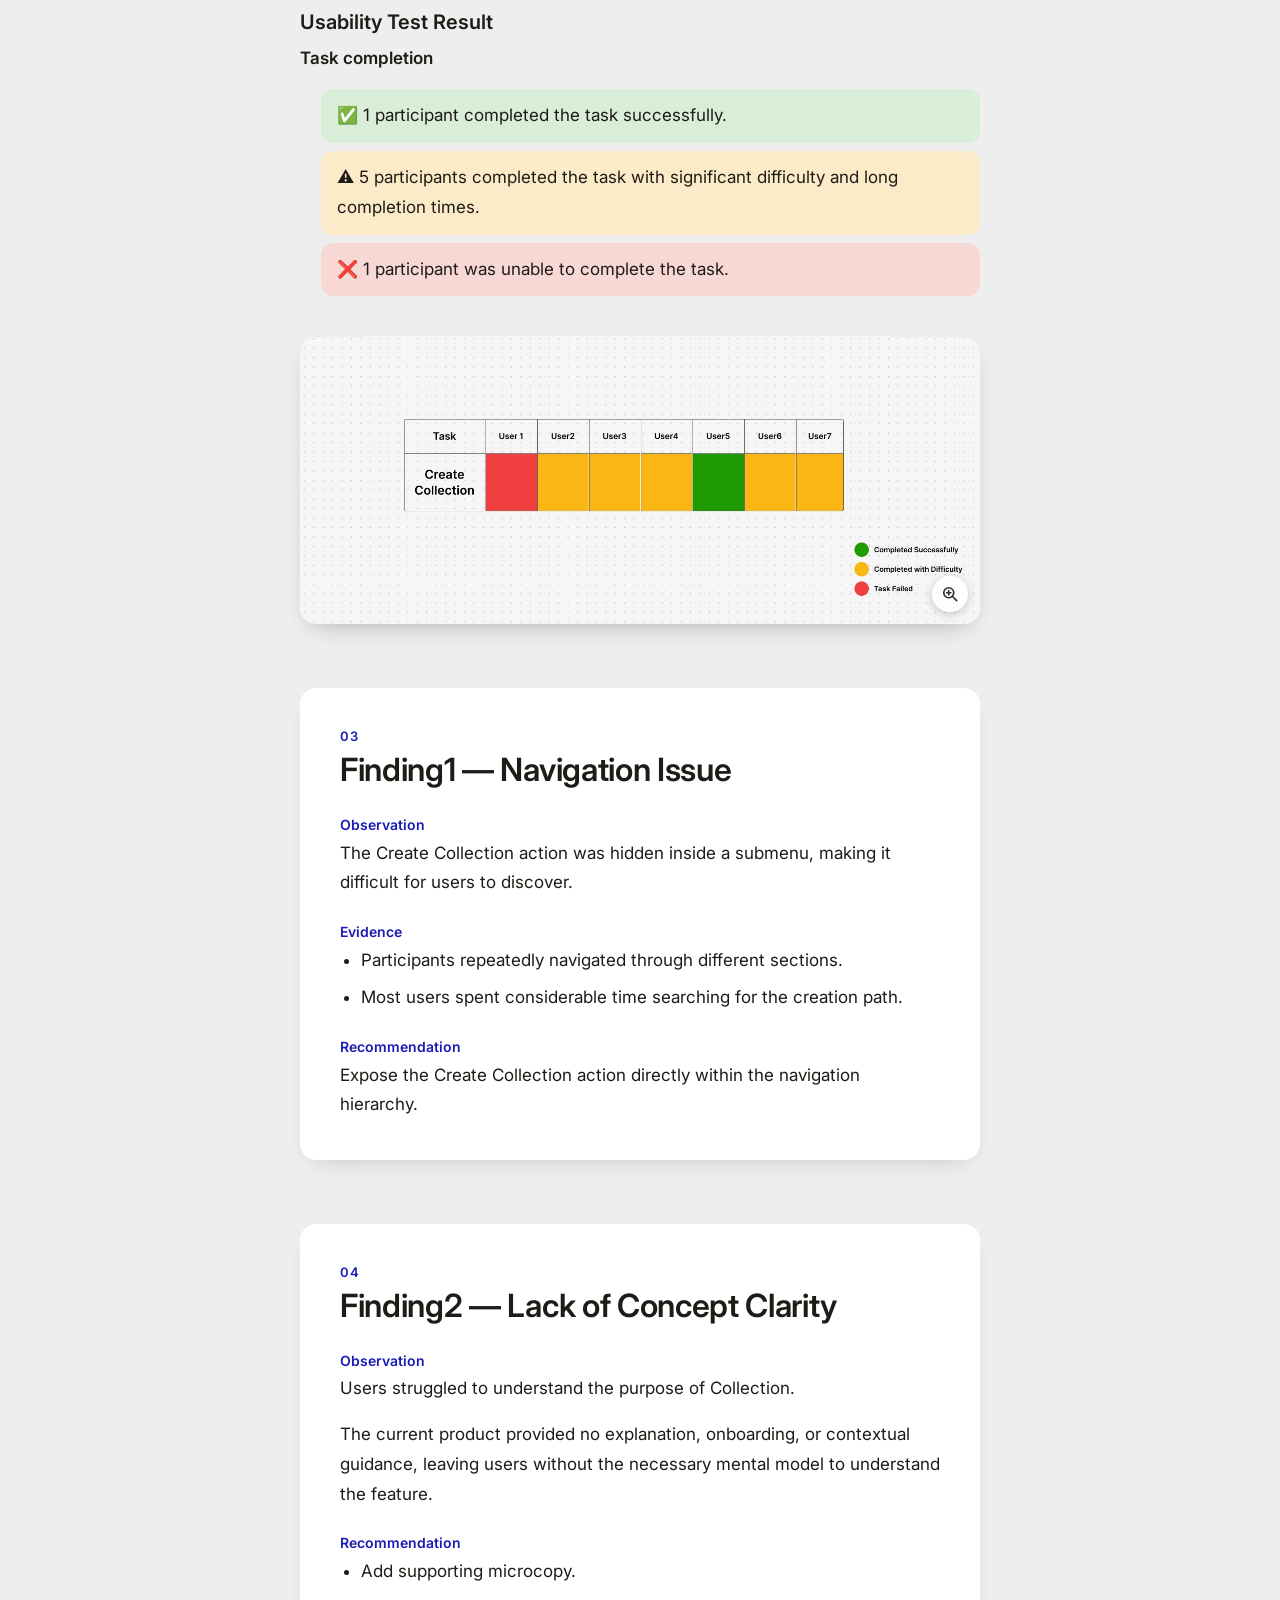
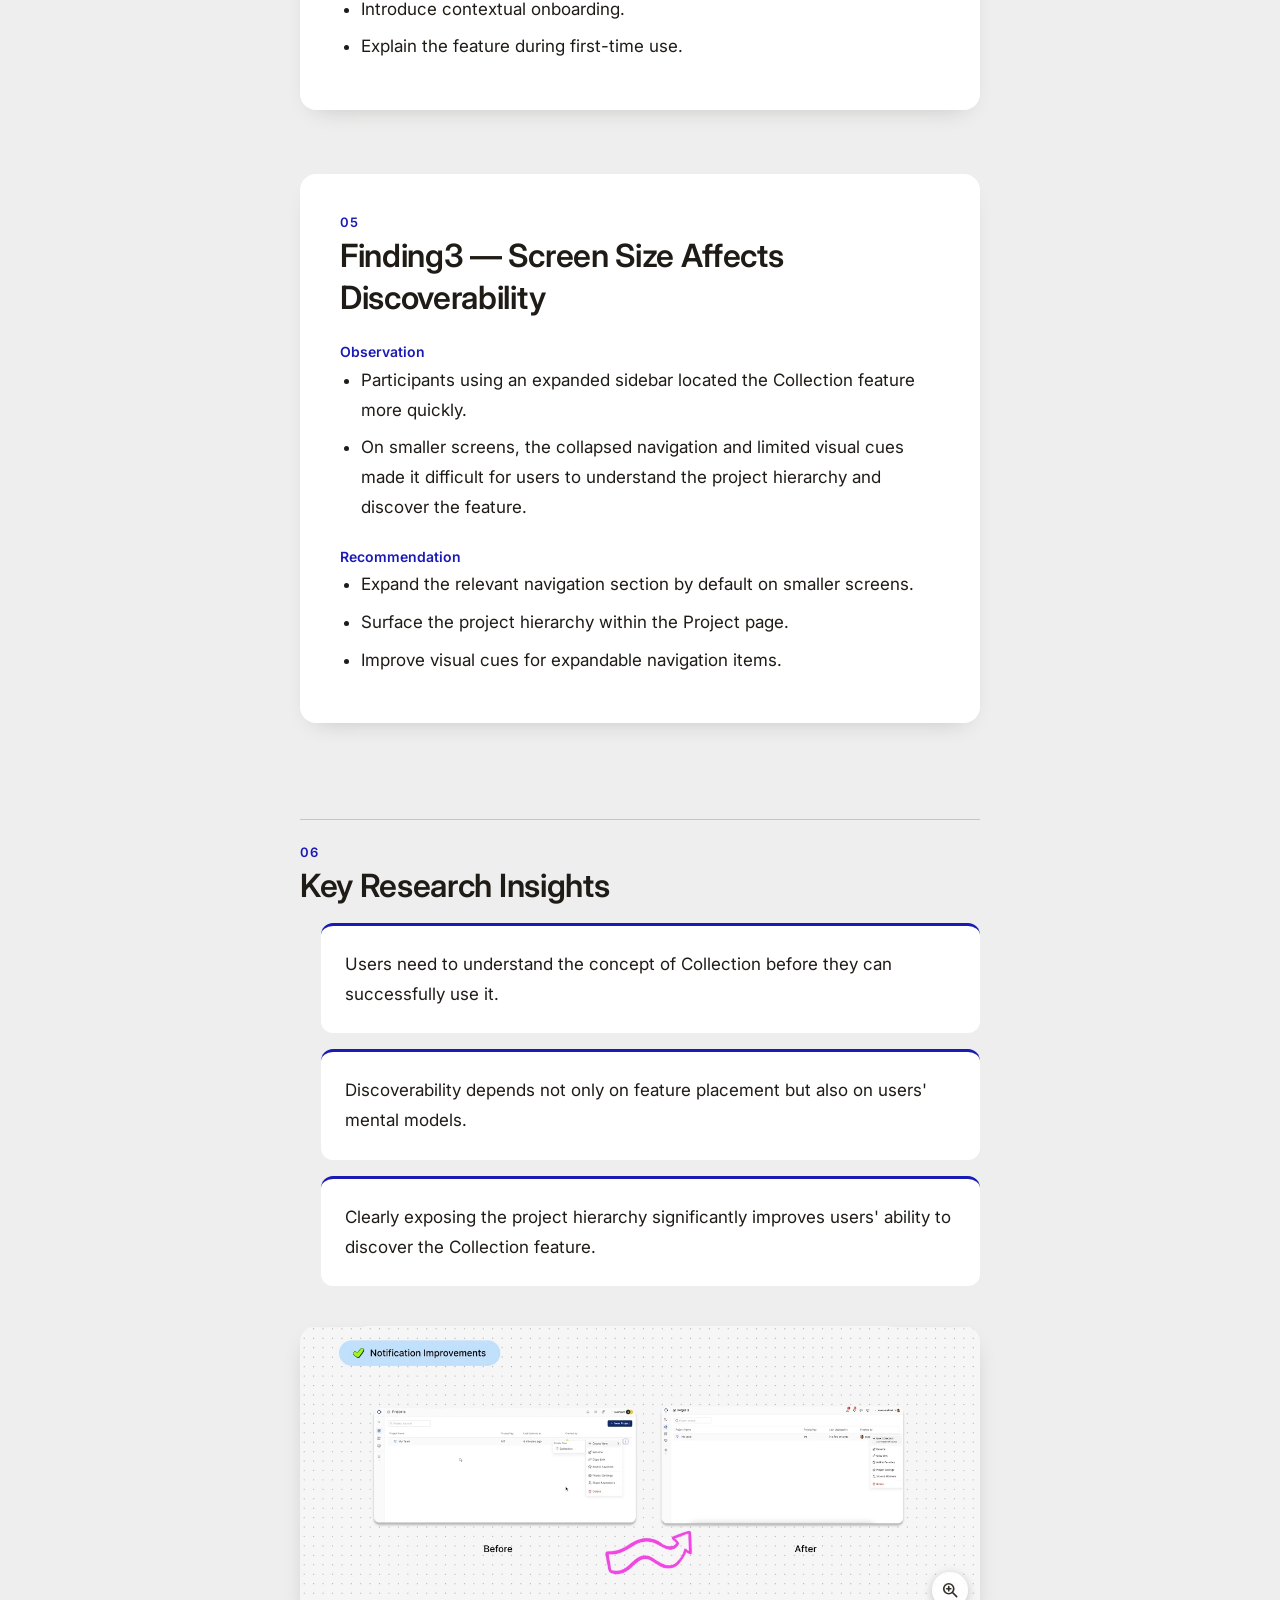
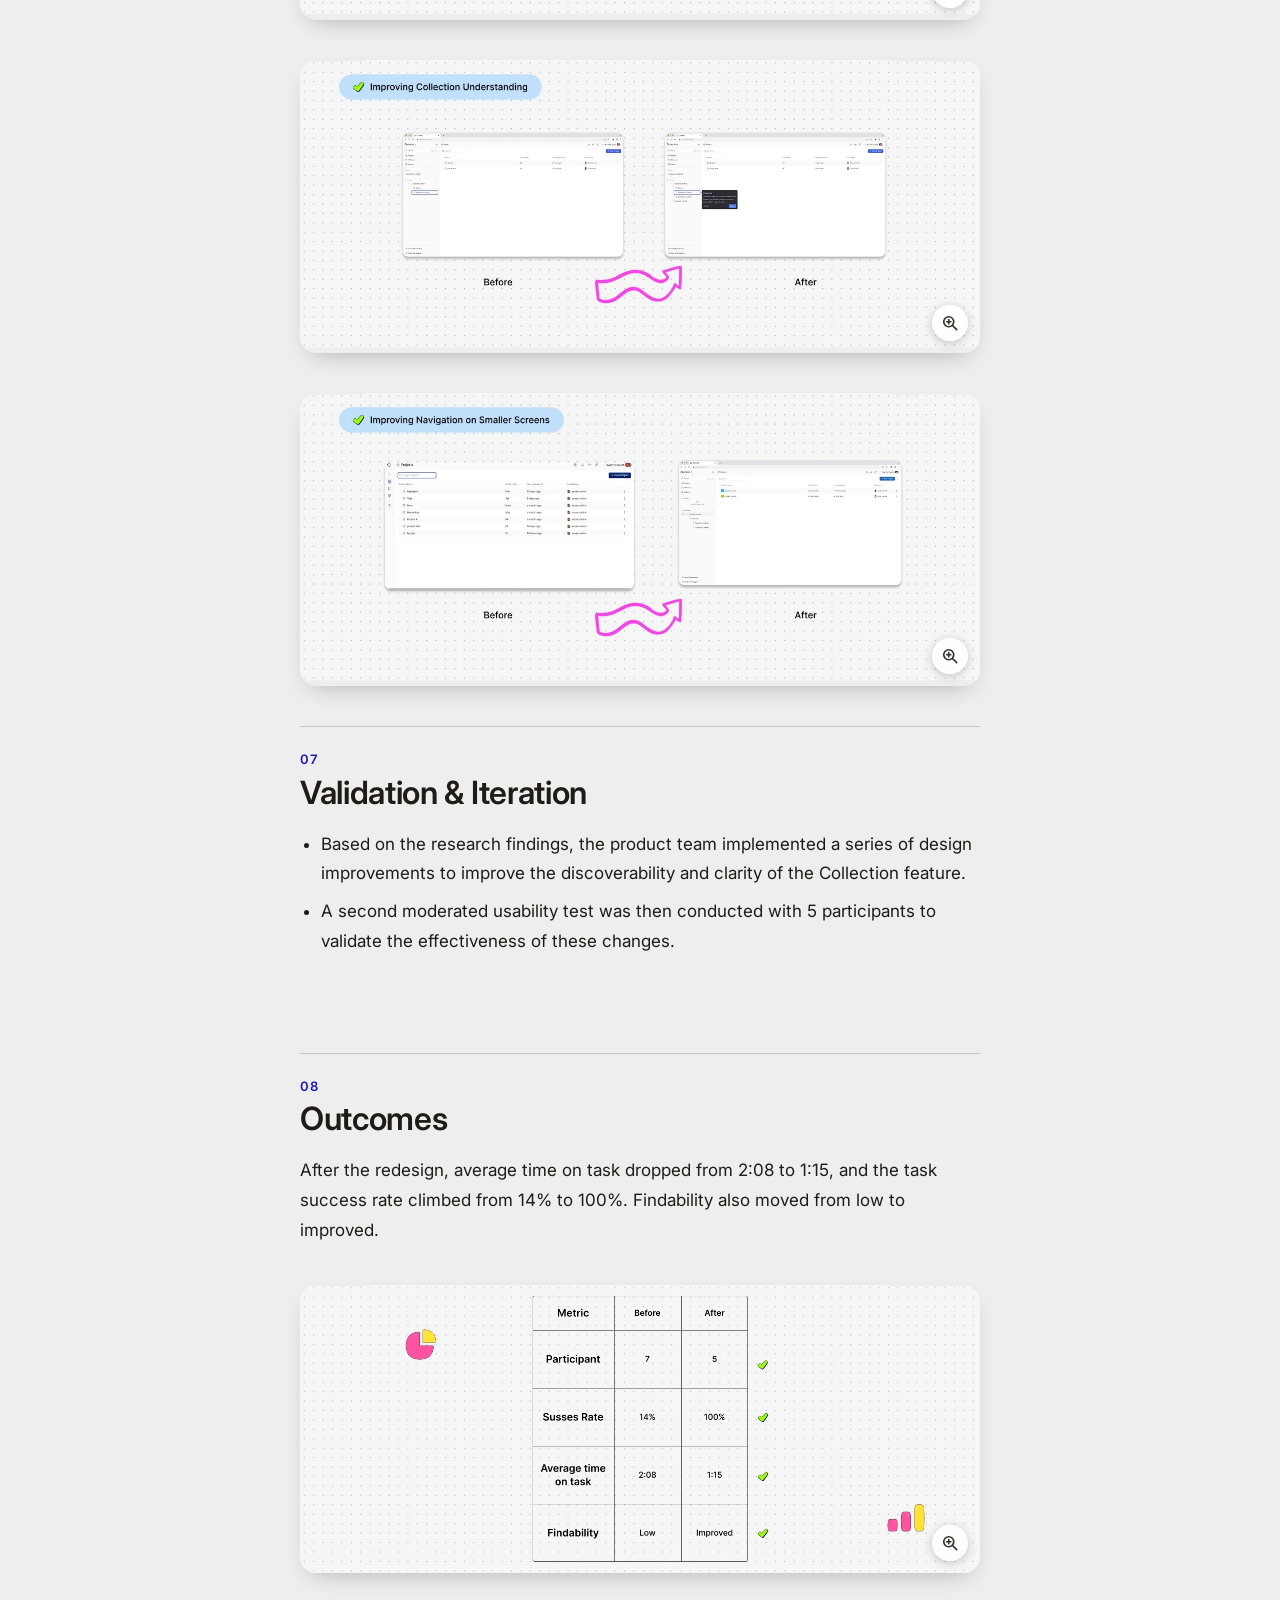
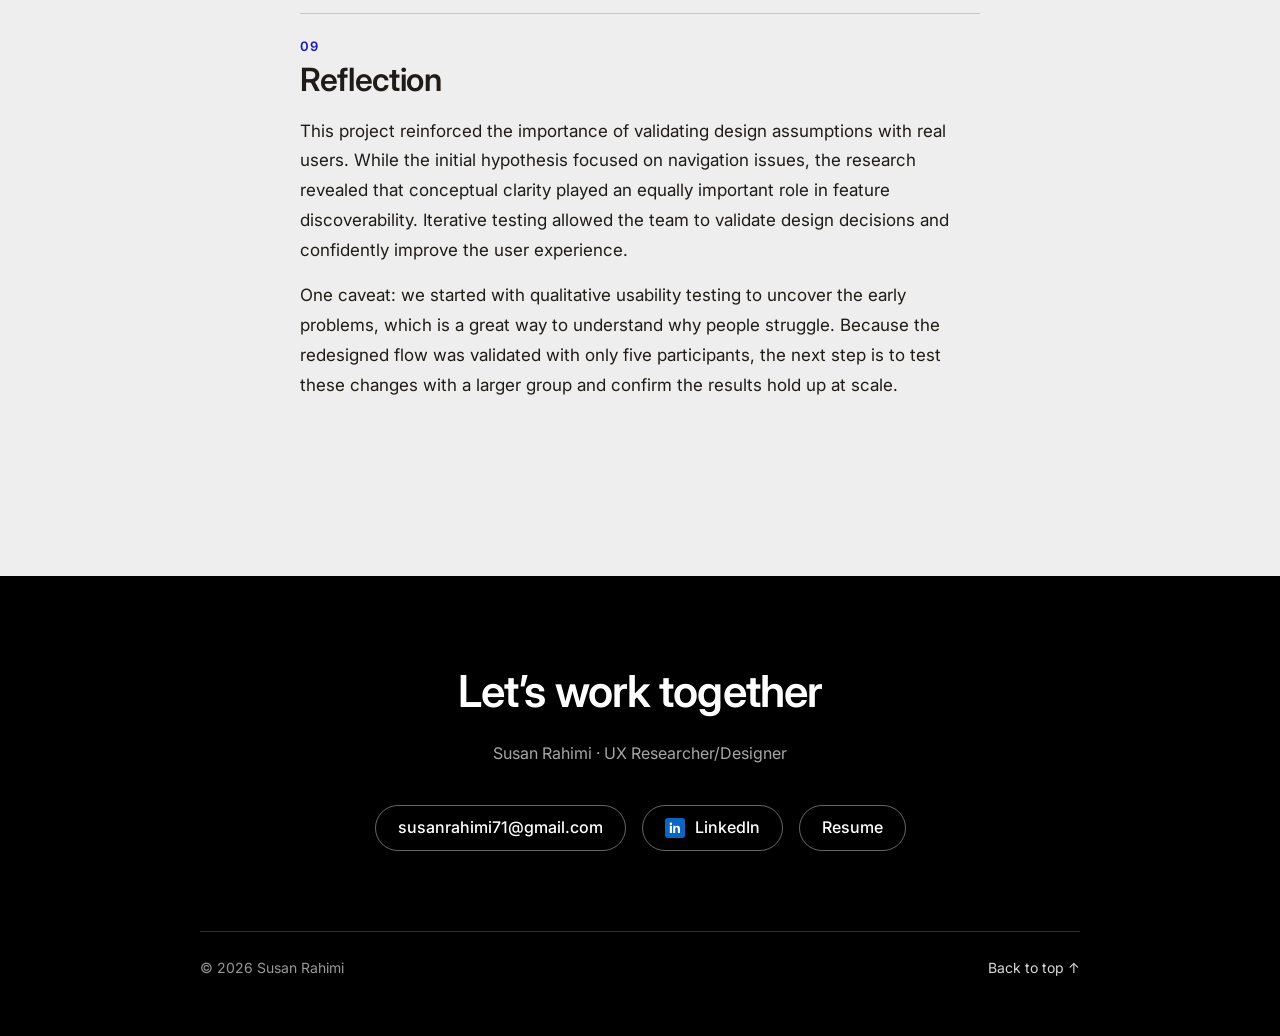
<file: projects/oktuple.html>
<!DOCTYPE html>
<html lang="en">
<head>
<meta charset="utf-8">
<meta name="viewport" content="width=device-width, initial-scale=1">
<title>Project Management Tool | Susan Rahimi</title>
<meta name="description" content="UX research case study: improving the findability of the Collection feature in a project management tool.">
<link rel="preconnect" href="https://fonts.googleapis.com">
<link rel="preconnect" href="https://fonts.gstatic.com" crossorigin>
<link href="https://fonts.googleapis.com/css2?family=Inter:wght@400;500;600&display=swap" rel="stylesheet">
<link rel="stylesheet" href="../css/project.css">
</head>
<body id="top">

<header class="site-header">
  <a class="brand" href="../index.html">Susan Rahimi</a>
  <nav class="nav" aria-label="Main">
    <a href="../index.html">Work</a>
    <a href="../about.html">About</a>
    <a href="../resume.pdf">Resume</a>
  </nav>
</header>

<div class="progress" aria-hidden="true"><span></span></div>

<main class="case">
  <a class="back" href="../index.html">&larr; Work</a>
  <h1 class="sr-only">Improving the Findability of the Collection Feature in a Project Management Tool</h1>

  <figure class="cover">
    <img src="../images/oktuple/cover.webp" width="1372" height="772" alt="User Research Case Study, 4 weeks: Improving the Findability of the Collection Feature in a Project Management Tool">
  </figure>

  <section class="summary" aria-label="Project summary">
    <dl>
      <div><dt>Role</dt><dd>UX Researcher</dd></div>
      <div><dt>Timeline</dt><dd>1 month</dd></div>
      <div><dt>Method</dt><dd>Qualitative usability testing</dd></div>
      <div><dt>Tools</dt><dd>Microsoft Clarity, Google Meet</dd></div>
    </dl>
    <p>Before launch, the team needed to know whether people could find and understand Collections, one of the product’s core features. I ran qualitative usability tests with experienced project management professionals, and they showed us exactly where users got stuck in the main flows. Those findings gave the team a clear, evidence-based list of what to redesign before the product reached the market.</p>
  </section>

  <div class="prose">
    <h2>Research Plan</h2>
    <h3>Background</h3>
    <p>The product is a project management platform designed for agile teams and was in its pre-launch stage during this study. Before releasing the product publicly, the team wanted to validate whether one of its core workflows—creating and managing Collections—was easy to discover and understand for target users.</p>
    <p>To support this goal, I conducted usability research to identify usability issues, understand user behavior, and provide evidence-based recommendations before launch.</p>
  </div>

  <figure class="figure">
    <img src="../images/oktuple/research-plan.webp" width="1600" height="460" alt="Research process: Behavior Observation, Pattern Detected, Research, Usability Testing" loading="lazy">
  </figure>

  <div class="prose">
    <h2>Problem Discovery</h2>
    <p>While reviewing user behavior, I noticed that several users struggled to locate the Collection feature.</p>
    <p>To better understand the issue, I analyzed approximately 15 session recordings in Microsoft Clarity. A consistent behavioral pattern emerged, suggesting that users experienced difficulty discovering this feature.</p>
    <p>Common behaviors included:</p>
    <ul>
      <li>Repeated clicks across different interface areas</li>
      <li>Extensive navigation through menus</li>
      <li>Long pauses before locating the feature</li>
      <li>Extended time before initiating the Collection creation process</li>
    </ul>
    <p>These observations indicated a potential discoverability issue and prompted a more in-depth usability investigation.</p>

    <h3>Research Hypothesis</h3>
    <p>Based on behavioral observations and findings from an earlier discovery survey, I formulated the following hypotheses:</p>
    <ul>
      <li>The concept of Collection was not sufficiently clear to users.</li>
      <li>The information architecture did not align with users' mental models.</li>
      <li>The placement of the feature reduced its discoverability.</li>
    </ul>

    <h3>Research Hypothesis</h3>
    <p class="callout">Users struggle to discover the Collection feature because both its concept and placement do not align with their expectations and mental models.</p>

    <h3>Research Methodology</h3>
    <p>Moderated Remote Usability Testing</p>

    <h3>Target Audience</h3>
    <p>Experienced project management professionals with at least two years of hands-on experience using project management tools, including:</p>
    <ul>
      <li>Product Managers</li>
      <li>Scrum Masters</li>
    </ul>

    <h3>Usability Test Result</h3>
    <p class="strong">Task completion</p>
    <ul class="status">
      <li>✅ 1 participant completed the task successfully.</li>
      <li>⚠️ 5 participants completed the task with significant difficulty and long completion times.</li>
      <li>❌ 1 participant was unable to complete the task.</li>
    </ul>
  </div>

  <figure class="figure">
    <img src="../images/oktuple/usability-test-result.webp" width="1327" height="562" alt="Usability test result for the Create Collection task: 1 success, 5 completed with difficulty, 1 failed" loading="lazy">
  </figure>

  <div class="prose">
    <section class="finding"><h2>Finding1 — Navigation Issue</h2>
    <h4>Observation</h4>
    <p>The Create Collection action was hidden inside a submenu, making it difficult for users to discover.</p>
    <h4>Evidence</h4>
    <ul>
      <li>Participants repeatedly navigated through different sections.</li>
      <li>Most users spent considerable time searching for the creation path.</li>
    </ul>
    <h4>Recommendation</h4>
    <p>Expose the Create Collection action directly within the navigation hierarchy.</p>

    </section>
    <section class="finding"><h2>Finding2 — Lack of Concept Clarity</h2>
    <h4>Observation</h4>
    <p>Users struggled to understand the purpose of Collection.</p>
    <p>The current product provided no explanation, onboarding, or contextual guidance, leaving users without the necessary mental model to understand the feature.</p>
    <h4>Recommendation</h4>
    <ul>
      <li>Add supporting microcopy.</li>
      <li>Introduce contextual onboarding.</li>
      <li>Explain the feature during first-time use.</li>
    </ul>

    </section>
    <section class="finding"><h2>Finding3 — Screen Size Affects Discoverability</h2>
    <h4>Observation</h4>
    <ul>
      <li>Participants using an expanded sidebar located the Collection feature more quickly.</li>
      <li>On smaller screens, the collapsed navigation and limited visual cues made it difficult for users to understand the project hierarchy and discover the feature.</li>
    </ul>
    <h4>Recommendation</h4>
    <ul>
      <li>Expand the relevant navigation section by default on smaller screens.</li>
      <li>Surface the project hierarchy within the Project page.</li>
      <li>Improve visual cues for expandable navigation items.</li>
    </ul>

    </section>

    <h2>Key Research Insights</h2>
    <ul class="insights">
      <li>Users need to understand the concept of Collection before they can successfully use it.</li>
      <li>Discoverability depends not only on feature placement but also on users' mental models.</li>
      <li>Clearly exposing the project hierarchy significantly improves users' ability to discover the Collection feature.</li>
    </ul>
  </div>

  <figure class="figure">
    <img src="../images/oktuple/notification-improvement.webp" width="1185" height="511" alt="Notification Improvements: before and after" loading="lazy">
  </figure>
  <figure class="figure">
    <img src="../images/oktuple/collection-understanding.webp" width="1185" height="511" alt="Improving Collection Understanding: before and after" loading="lazy">
  </figure>
  <figure class="figure">
    <img src="../images/oktuple/navigation-smaller-screens.webp" width="1185" height="511" alt="Improving Navigation on Smaller Screens: before and after" loading="lazy">
  </figure>

  <div class="prose">
    <h2>Validation &amp; Iteration</h2>
    <ul>
      <li>Based on the research findings, the product team implemented a series of design improvements to improve the discoverability and clarity of the Collection feature.</li>
      <li>A second moderated usability test was then conducted with 5 participants to validate the effectiveness of these changes.</li>
    </ul>

    <h2>Outcomes</h2>
    <p>After the redesign, average time on task dropped from 2:08 to 1:15, and the task success rate climbed from 14% to 100%. Findability also moved from low to improved.</p>
  </div>

  <figure class="figure">
    <img src="../images/oktuple/outcome.webp" width="1327" height="562" alt="Outcomes, before and after: success rate 14% to 100%, average time on task 2:08 to 1:15, findability low to improved" loading="lazy">
  </figure>

  <div class="prose">
    <h2>Reflection</h2>
    <p>This project reinforced the importance of validating design assumptions with real users. While the initial hypothesis focused on navigation issues, the research revealed that conceptual clarity played an equally important role in feature discoverability. Iterative testing allowed the team to validate design decisions and confidently improve the user experience.</p>
    <p>One caveat: we started with qualitative usability testing to uncover the early problems, which is a great way to understand why people struggle. Because the redesigned flow was validated with only five participants, the next step is to test these changes with a larger group and confirm the results hold up at scale.</p>
  </div>
</main>

<footer class="site-footer">
  <div class="footer-inner">
    <p class="footer-title">Let&rsquo;s work together</p>
    <p class="footer-sub">Susan Rahimi &middot; UX Researcher/Designer</p>
    <div class="footer-links">
      <a href="mailto:susanrahimi71@gmail.com">susanrahimi71@gmail.com</a>
      <a href="https://www.linkedin.com/in/susan-rahimi/" target="_blank" rel="noopener"><svg viewBox="0 0 40 40" aria-hidden="true"><rect width="40" height="40" rx="6" fill="#0A66C2"/><path fill="#fff" d="M9.6 15.6h4.3V30H9.6zM11.75 8.9a2.5 2.5 0 110 5 2.5 2.5 0 010-5zM16.6 15.6h4.1v2h.06c.57-1.08 1.97-2.2 4.05-2.2 4.33 0 5.13 2.85 5.13 6.55V30h-4.3v-7.3c0-1.74-.03-3.98-2.42-3.98-2.43 0-2.8 1.9-2.8 3.85V30h-4.3z"/></svg>LinkedIn</a>
      <a href="../resume.pdf">Resume</a>
    </div>
    <div class="footer-bottom"><span>&copy; 2026 Susan Rahimi</span><a href="#top">Back to top &uarr;</a></div>
  </div>
</footer>

<script src="../js/lightbox.js" defer></script>
<script src="../js/progress.js" defer></script>
</body>
</html>
</file>
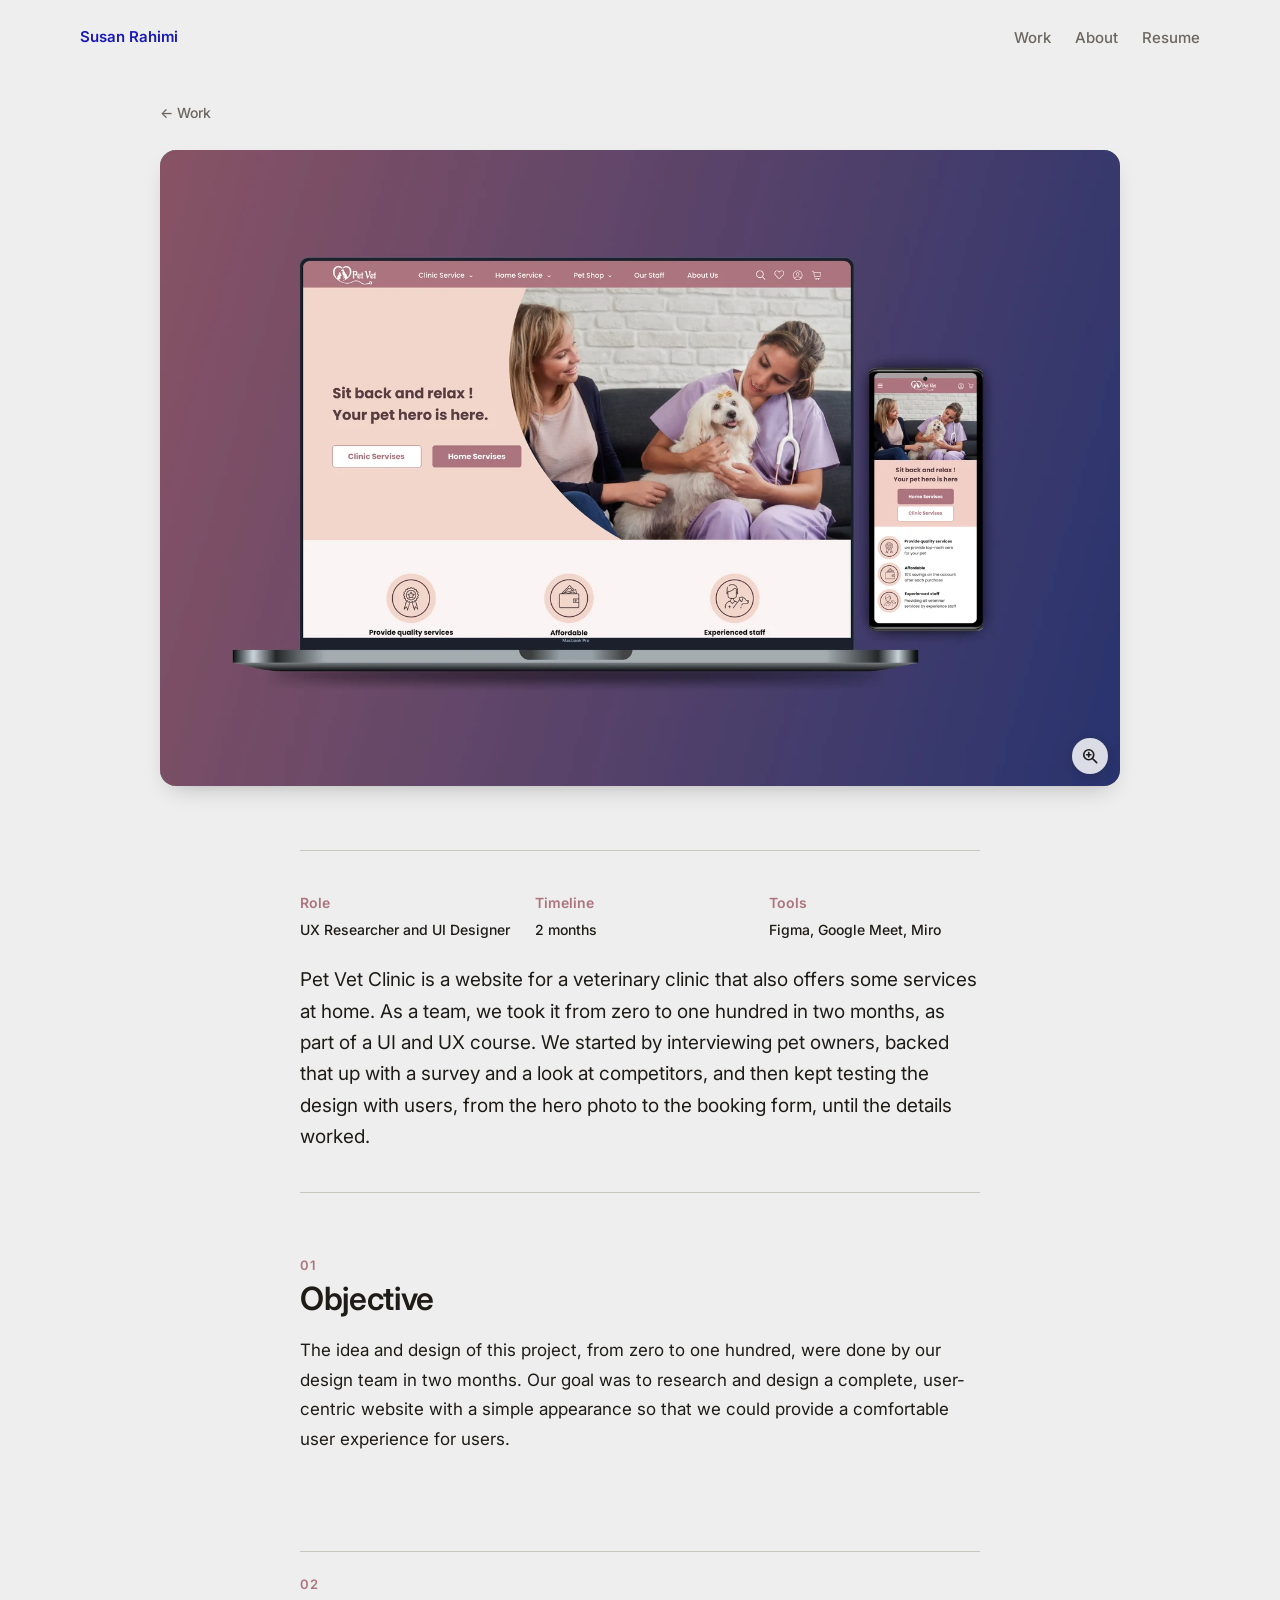
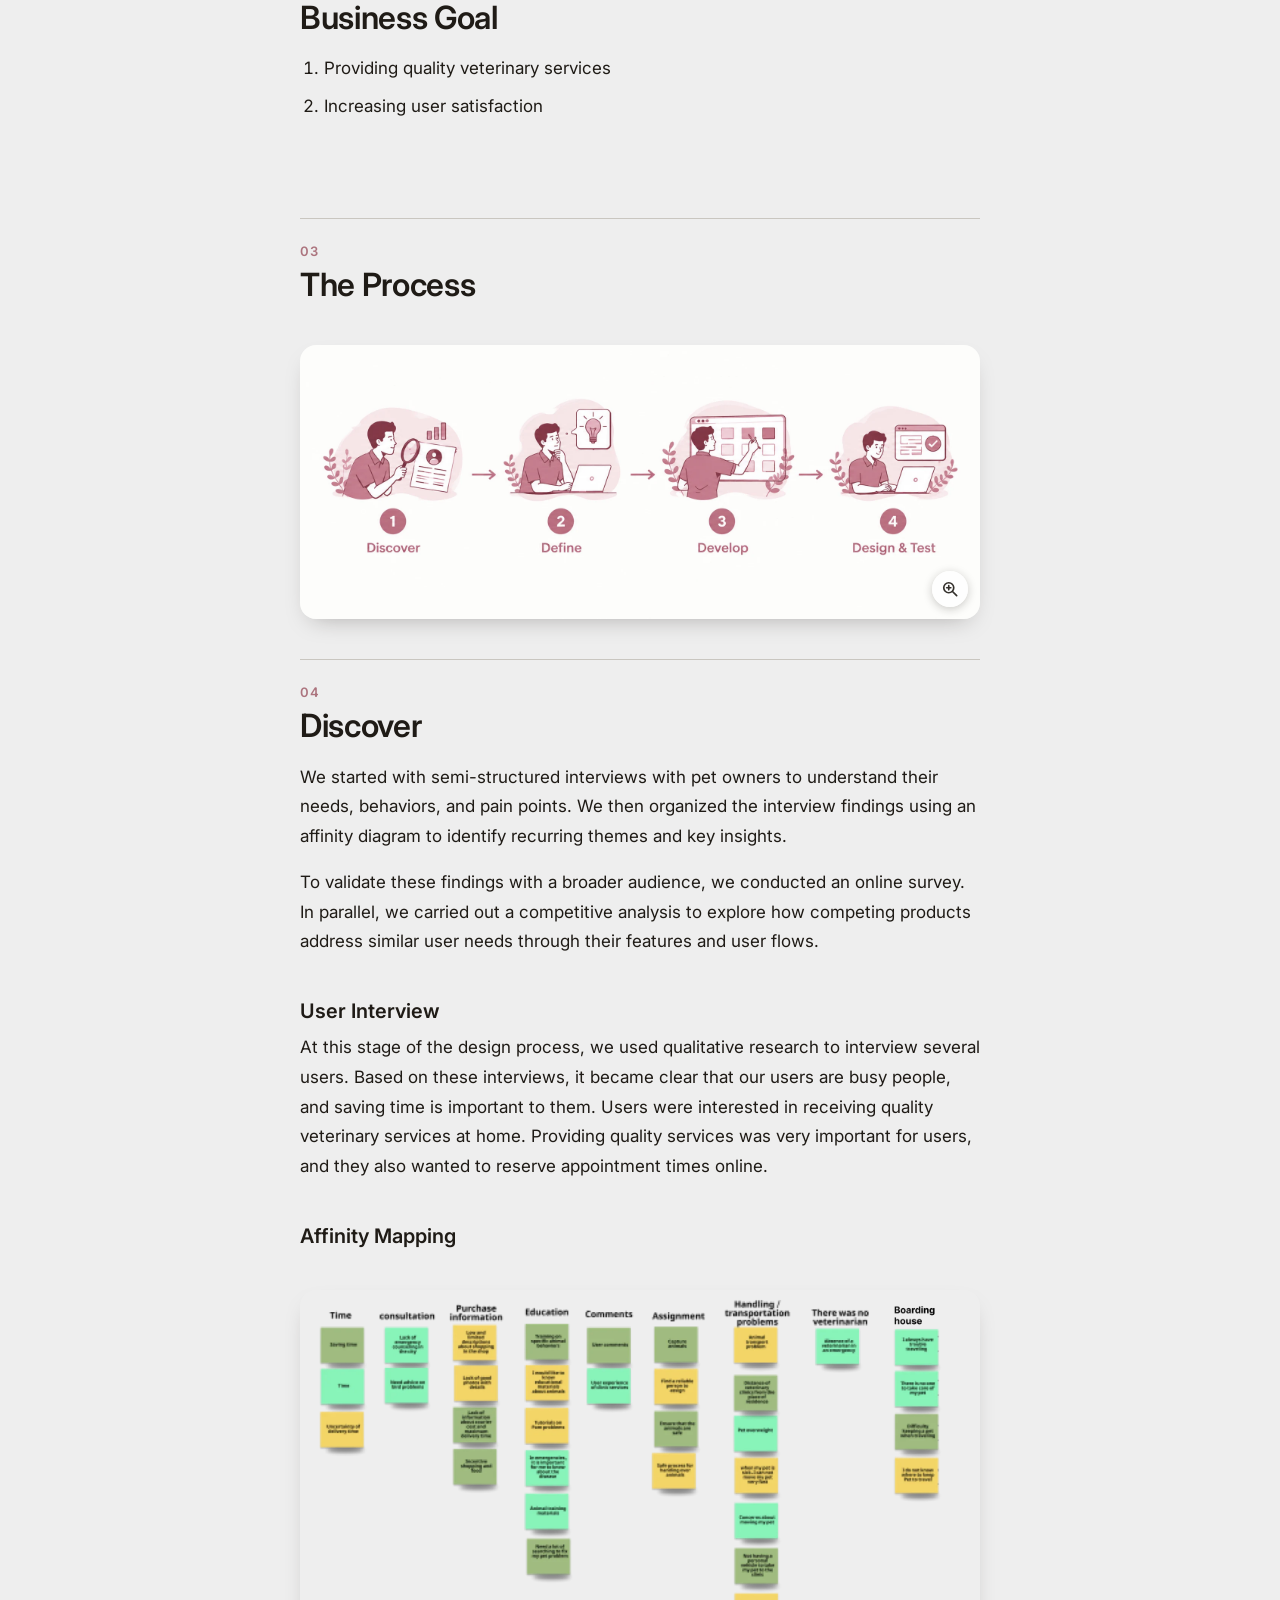
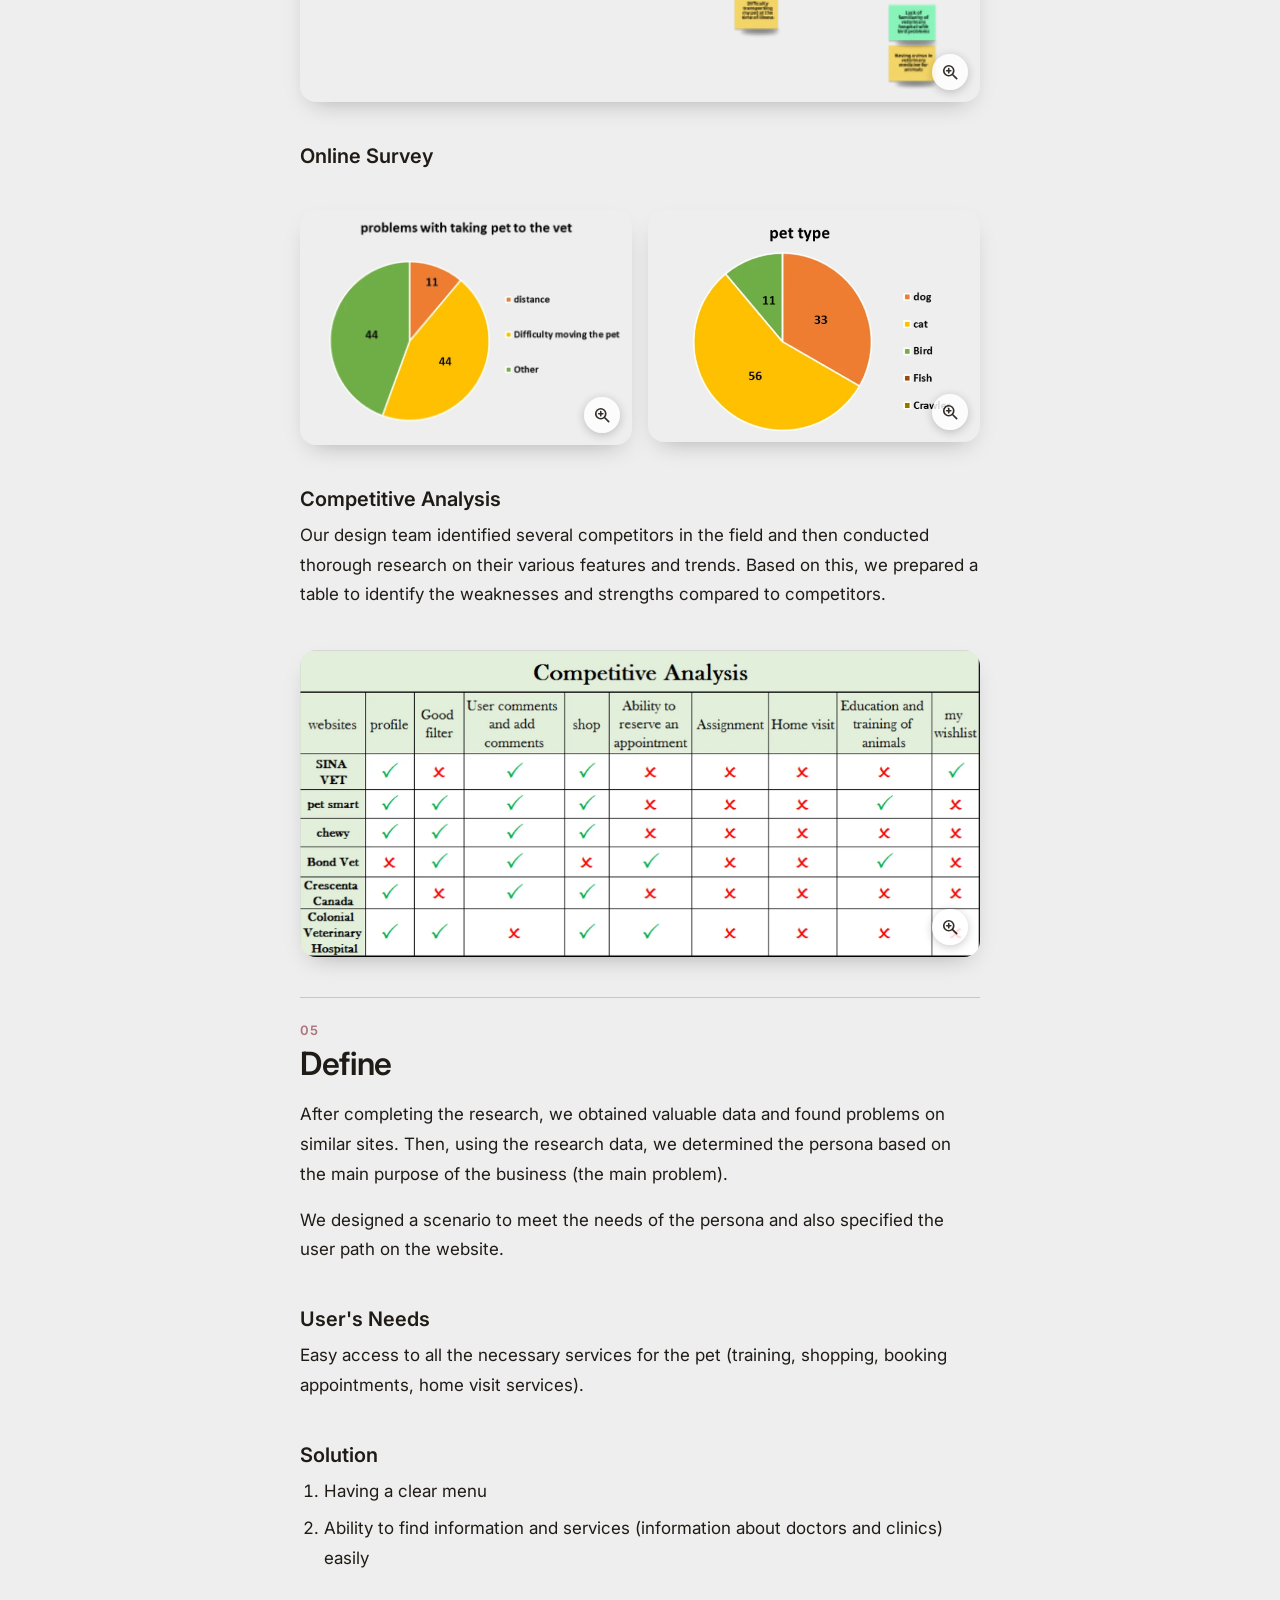
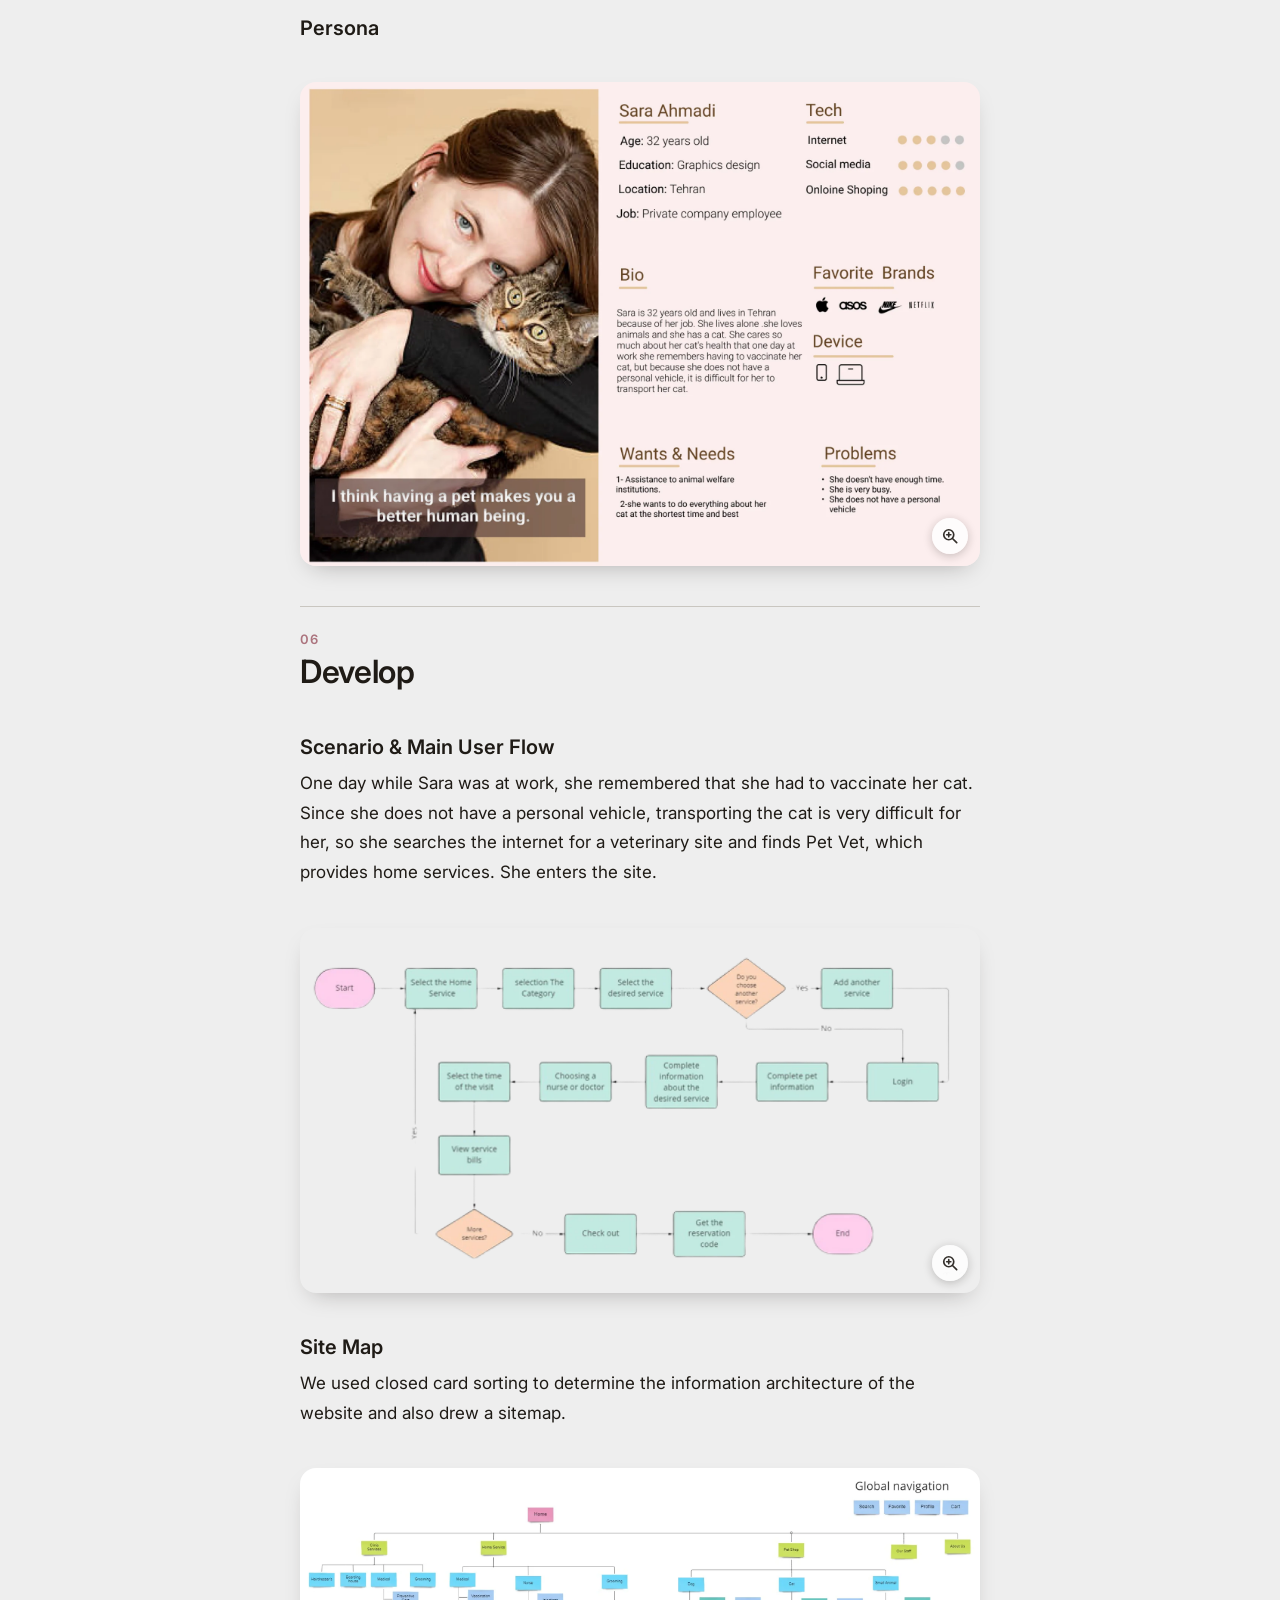
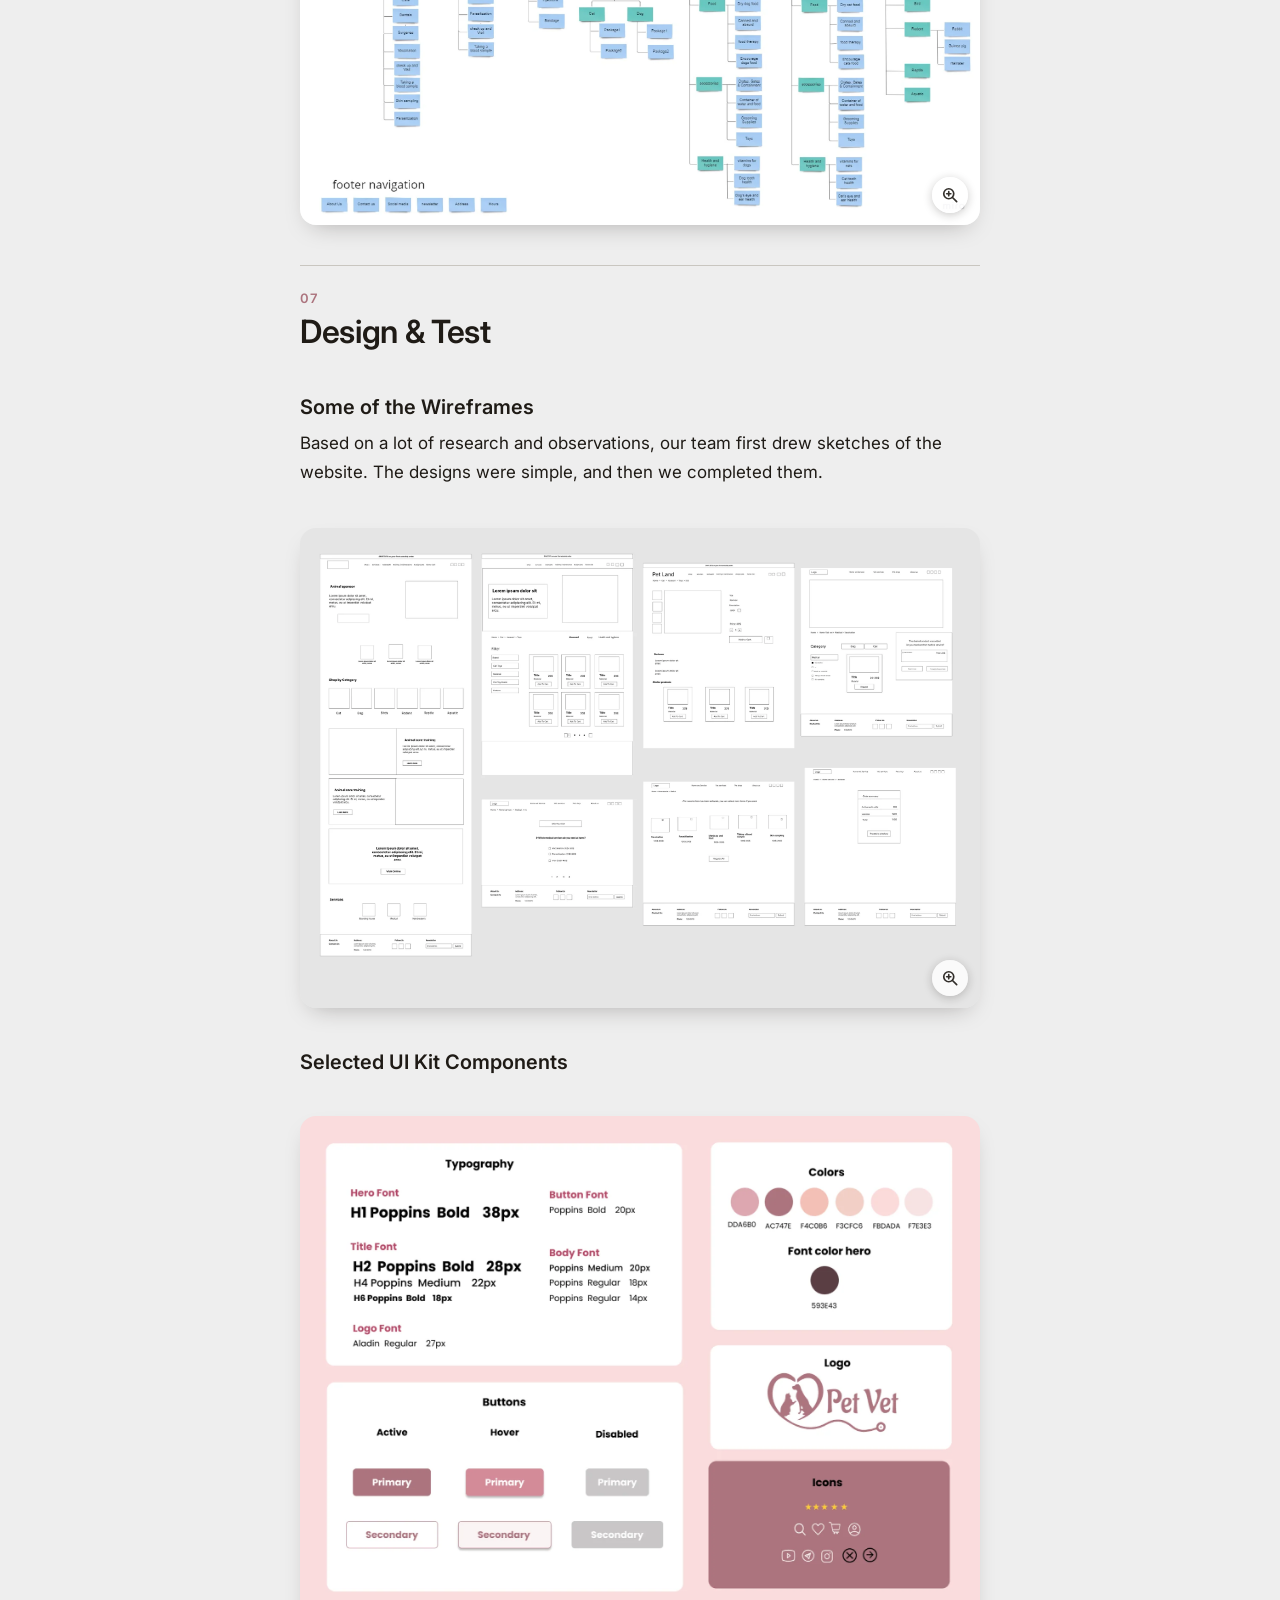
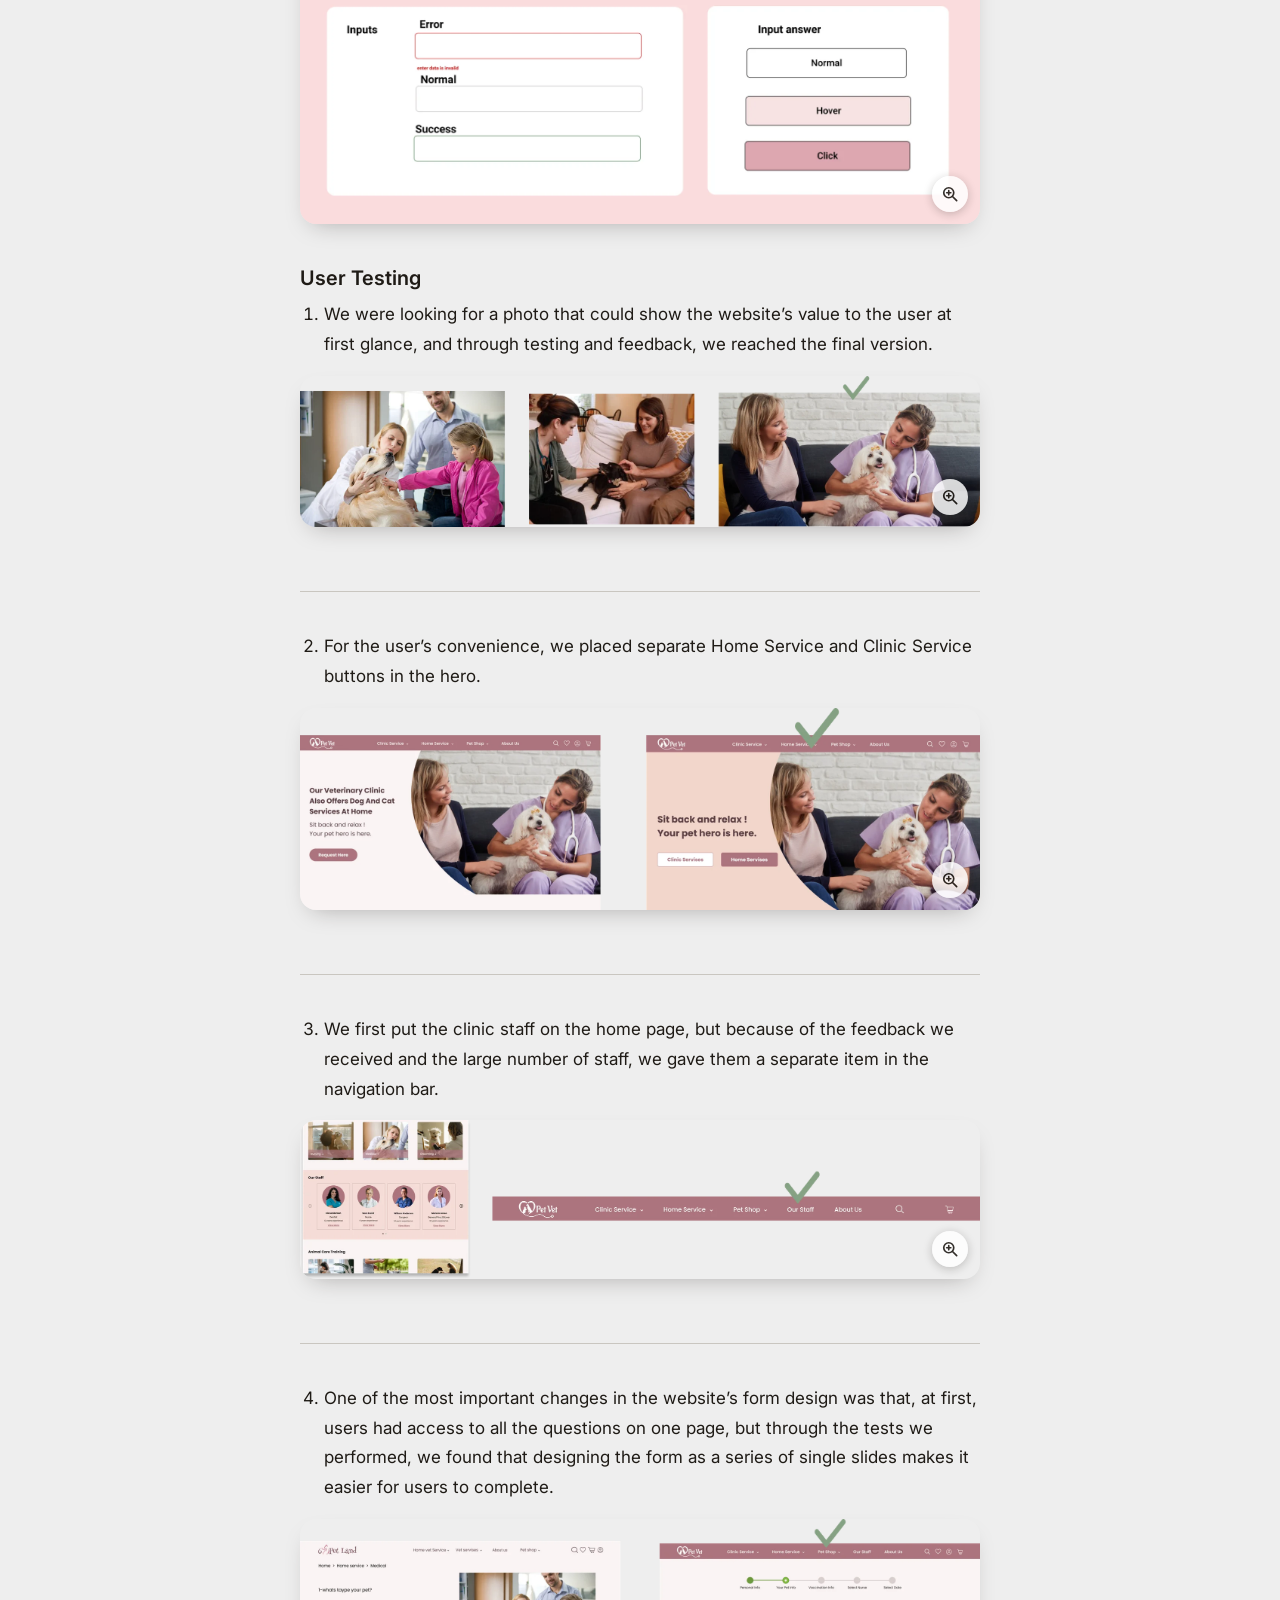
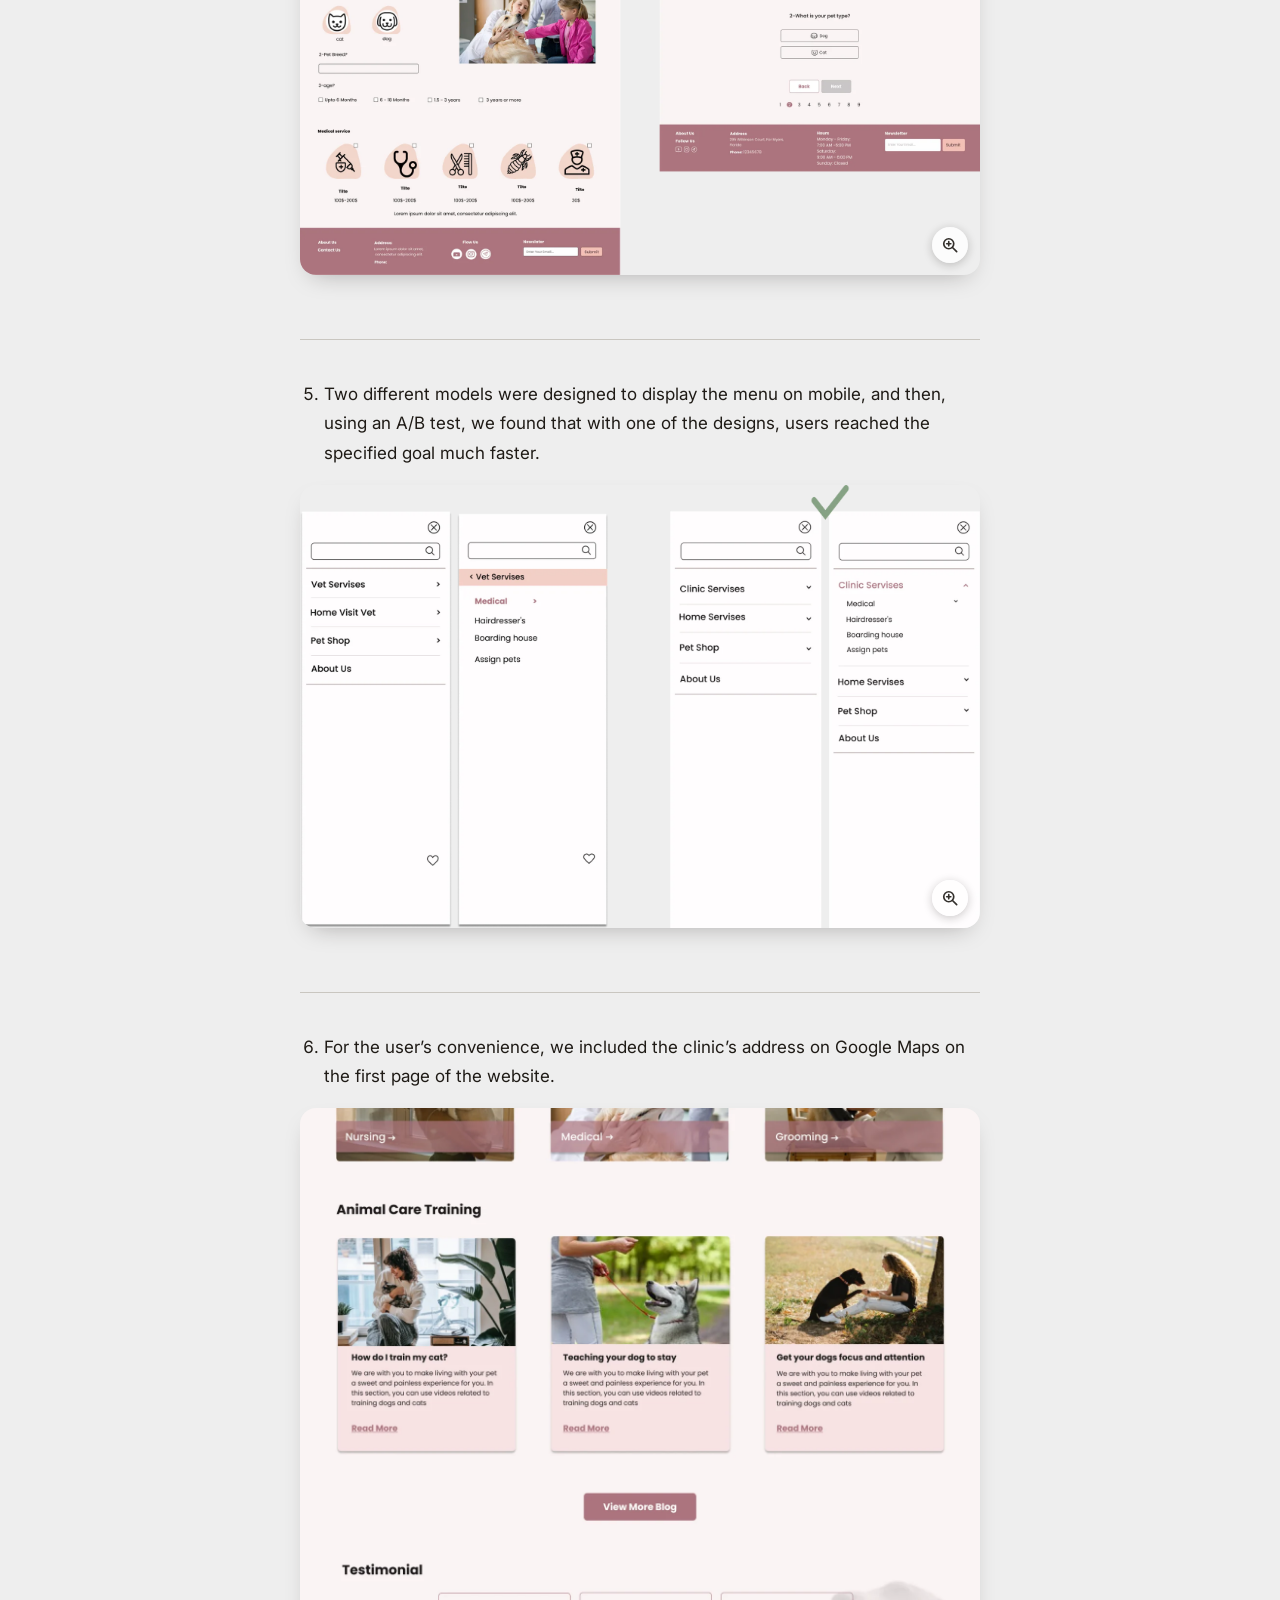
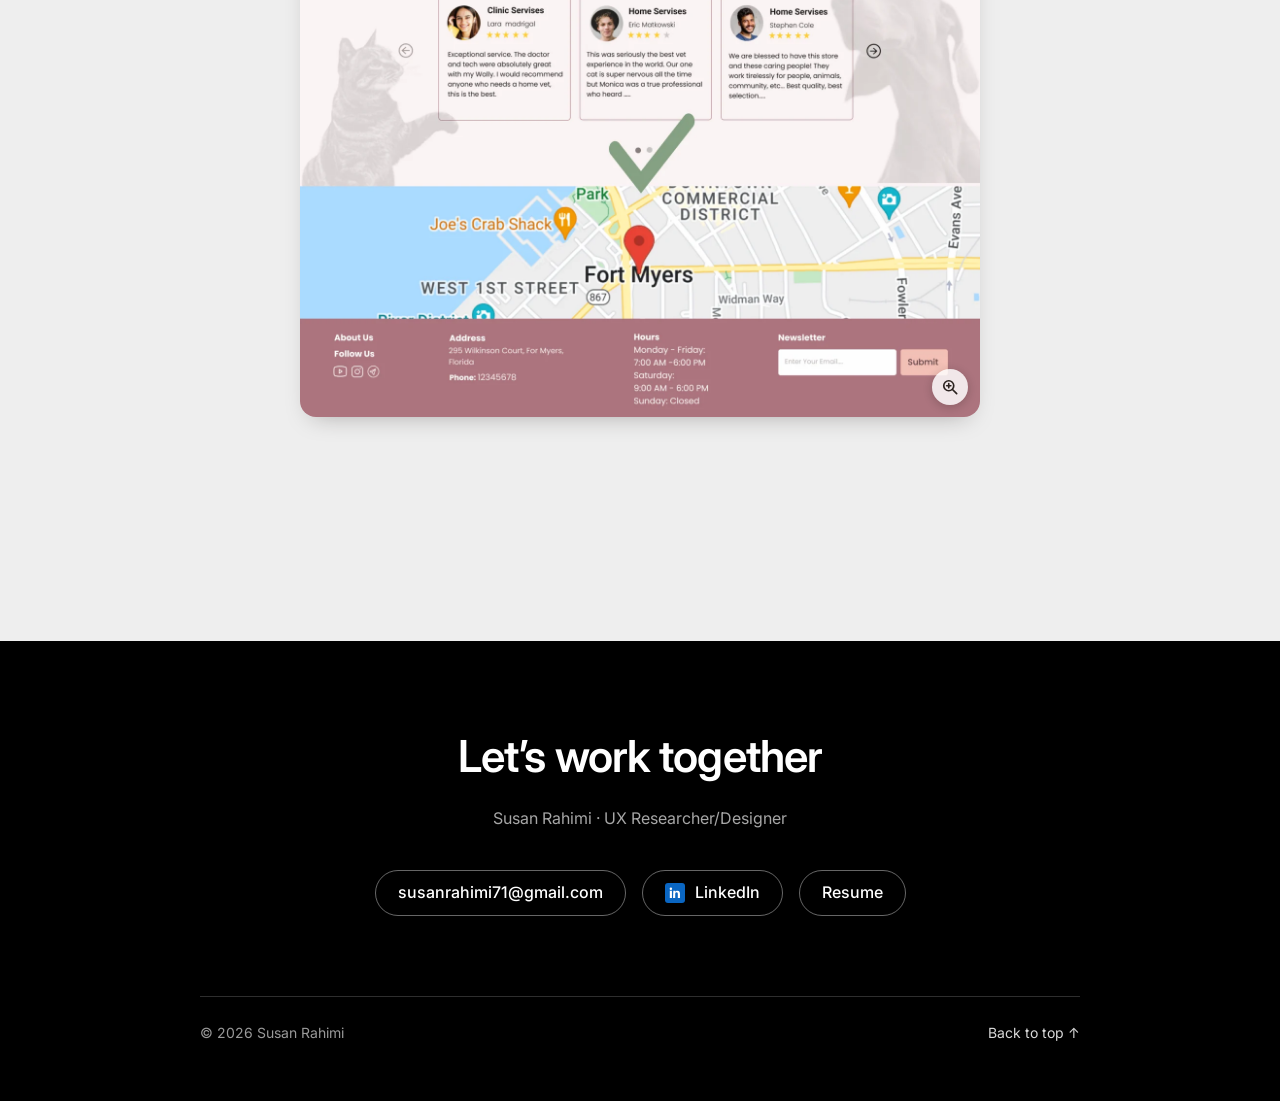
<file: projects/pet-vet.html>
<!DOCTYPE html>
<html lang="en">
<head>
<meta charset="utf-8">
<meta name="viewport" content="width=device-width, initial-scale=1">
<title>Pet Vet | Susan Rahimi</title>
<meta name="description" content="UX research and UI design case study: Pet Vet, a veterinary clinic website with home services.">
<link rel="preconnect" href="https://fonts.googleapis.com">
<link rel="preconnect" href="https://fonts.gstatic.com" crossorigin>
<link href="https://fonts.googleapis.com/css2?family=Inter:wght@400;500;600&display=swap" rel="stylesheet">
<link rel="stylesheet" href="../css/project.css">
</head>
<body id="top" class="theme-petvet">

<header class="site-header">
  <a class="brand" href="../index.html">Susan Rahimi</a>
  <nav class="nav" aria-label="Main">
    <a href="../index.html">Work</a>
    <a href="../about.html">About</a>
    <a href="../resume.pdf">Resume</a>
  </nav>
</header>

<div class="progress" aria-hidden="true"><span></span></div>

<main class="case">
  <a class="back" href="../index.html">&larr; Work</a>
  <h1 class="sr-only">Pet Vet (Veterinary Clinic Website)</h1>

  <figure class="cover">
    <img src="../images/petvet/cover.webp" width="1600" height="1060" alt="Pet Vet veterinary clinic website shown on a laptop and a phone">
  </figure>

  <section class="summary" aria-label="Project summary">
    <dl>
      <div><dt>Role</dt><dd>UX Researcher and UI Designer</dd></div>
      <div><dt>Timeline</dt><dd>2 months</dd></div>
      <div><dt>Tools</dt><dd>Figma, Google Meet, Miro</dd></div>
    </dl>
    <p>Pet Vet Clinic is a website for a veterinary clinic that also offers some services at home. As a team, we took it from zero to one hundred in two months, as part of a UI and UX course. We started by interviewing pet owners, backed that up with a survey and a look at competitors, and then kept testing the design with users, from the hero photo to the booking form, until the details worked.</p>
  </section>

  <div class="prose">
    <h2>Objective</h2>
    <p>The idea and design of this project, from zero to one hundred, were done by our design team in two months. Our goal was to research and design a complete, user-centric website with a simple appearance so that we could provide a comfortable user experience for users.</p>
    <h2>Business Goal</h2>
    <ol><li>Providing quality veterinary services</li><li>Increasing user satisfaction</li></ol>
    <h2>The Process</h2>
  </div>

  <figure class="figure"><img src="../images/petvet/design-process.webp" width="1798" height="724" alt="Design process: Discover, Define, Develop, Design and Test" loading="lazy"></figure>

  <div class="prose">
    <h2>Discover</h2>
    <p>We started with semi-structured interviews with pet owners to understand their needs, behaviors, and pain points. We then organized the interview findings using an affinity diagram to identify recurring themes and key insights.</p>
    <p>To validate these findings with a broader audience, we conducted an online survey. In parallel, we carried out a competitive analysis to explore how competing products address similar user needs through their features and user flows.</p>
    <h3>User Interview</h3>
    <p>At this stage of the design process, we used qualitative research to interview several users. Based on these interviews, it became clear that our users are busy people, and saving time is important to them. Users were interested in receiving quality veterinary services at home. Providing quality services was very important for users, and they also wanted to reserve appointment times online.</p>
    <h3>Affinity Mapping</h3>
  </div>

  <figure class="figure"><img src="../images/petvet/affinity-mapping.webp" width="1800" height="1090" alt="Affinity map of interview notes grouped by theme: time, consultation, purchase information, education, comments, assignment, handling and transportation problems, no veterinarian, boarding house" loading="lazy"></figure>

  <div class="prose">
    <h3>Online Survey</h3>
  </div>

  <div class="pair"><figure class="figure"><img src="../images/petvet/survey-problems.webp" width="677" height="480" alt="Pie chart: problems with taking a pet to the vet, 11 distance, 44 difficulty moving the pet, 44 other" loading="lazy"></figure><figure class="figure"><img src="../images/petvet/survey-pet-type.webp" width="640" height="448" alt="Pie chart: pet type, 33 dog, 56 cat, 11 bird" loading="lazy"></figure></div>

  <div class="prose">
    <h3>Competitive Analysis</h3>
    <p>Our design team identified several competitors in the field and then conducted thorough research on their various features and trends. Based on this, we prepared a table to identify the weaknesses and strengths compared to competitors.</p>
  </div>

  <figure class="figure"><img src="../images/petvet/competitive-analysis.webp" width="1800" height="812" alt="Competitive analysis table comparing SINA VET, Pet Smart, Chewy, Bond Vet, Crescenta Canada and Colonial Veterinary Hospital across ten features" loading="lazy"></figure>

  <div class="prose">
    <h2>Define</h2>
    <p>After completing the research, we obtained valuable data and found problems on similar sites. Then, using the research data, we determined the persona based on the main purpose of the business (the main problem).</p>
    <p>We designed a scenario to meet the needs of the persona and also specified the user path on the website.</p>
    <h3>User's Needs</h3>
    <p>Easy access to all the necessary services for the pet (training, shopping, booking appointments, home visit services).</p>
    <h3>Solution</h3>
    <ol><li>Having a clear menu</li><li>Ability to find information and services (information about doctors and clinics) easily</li></ol>
    <h3>Persona</h3>
  </div>

  <figure class="figure"><img src="../images/petvet/persona.webp" width="1800" height="1280" alt="Persona card for Sara Ahmadi, 32, with bio, tech habits, wants and needs, and problems" loading="lazy"></figure>

  <div class="prose">
    <h2>Develop</h2>
    <h3>Scenario &amp; Main User Flow</h3>
    <p>One day while Sara was at work, she remembered that she had to vaccinate her cat. Since she does not have a personal vehicle, transporting the cat is very difficult for her, so she searches the internet for a veterinary site and finds Pet Vet, which provides home services. She enters the site.</p>
  </div>

  <figure class="figure"><img src="../images/petvet/user-flow.webp" width="1800" height="966" alt="Main user flow from selecting the home service to getting the reservation code" loading="lazy"></figure>

  <div class="prose">
    <h3>Site Map</h3>
    <p>We used closed card sorting to determine the information architecture of the website and also drew a sitemap.</p>
  </div>

  <figure class="figure"><img src="../images/petvet/sitemap.webp" width="2000" height="1049" alt="Sitemap with global navigation, clinic services, home service, pet shop, our staff, about us and footer navigation" loading="lazy"></figure>

  <div class="prose">
    <h2>Design &amp; Test</h2>
    <h3>Some of the Wireframes</h3>
    <p>Based on a lot of research and observations, our team first drew sketches of the website. The designs were simple, and then we completed them.</p>
  </div>

  <figure class="figure"><img src="../images/petvet/wireframes.webp" width="2000" height="1411" alt="Low-fidelity wireframes of the home page, product list, product page and the home service booking steps" loading="lazy"></figure>

  <div class="prose">
    <h3>Selected UI Kit Components</h3>
  </div>

  <figure class="figure"><img src="../images/petvet/ui-kit.webp" width="1600" height="1667" alt="UI kit: typography, colors, logo, buttons, icons, inputs and input answers" loading="lazy"></figure>

  <div class="prose">
    <h3>User Testing</h3>
  </div>

  <div class="test-item">
    <div class="prose"><ol><li>We were looking for a photo that could show the website’s value to the user at first glance, and through testing and feedback, we reached the final version.</li></ol></div>
    <figure class="figure"><img src="../images/petvet/hero-image.webp" width="1800" height="401" alt="Three hero photo options; the third, a vet holding a dog beside its owner, was chosen" loading="lazy"></figure>
  </div>

  <div class="test-item">
    <div class="prose"><ol start="2"><li>For the user’s convenience, we placed separate Home Service and Clinic Service buttons in the hero.</li></ol></div>
    <figure class="figure"><img src="../images/petvet/hero-section.webp" width="1800" height="536" alt="Hero section before and after: a single Request Here button replaced by separate Clinic Services and Home Services buttons" loading="lazy"></figure>
  </div>

  <div class="test-item">
    <div class="prose"><ol start="3"><li>We first put the clinic staff on the home page, but because of the feedback we received and the large number of staff, we gave them a separate item in the navigation bar.</li></ol></div>
    <figure class="figure"><img src="../images/petvet/our-staff.webp" width="1800" height="419" alt="Our Staff section on the home page and the final navigation bar with a separate Our Staff item" loading="lazy"></figure>
  </div>

  <div class="test-item">
    <div class="prose"><ol start="4"><li>One of the most important changes in the website’s form design was that, at first, users had access to all the questions on one page, but through the tests we performed, we found that designing the form as a series of single slides makes it easier for users to complete.</li></ol></div>
    <figure class="figure"><img src="../images/petvet/form.webp" width="1800" height="942" alt="Booking form before as one page and after as a step-by-step slide with a progress indicator" loading="lazy"></figure>
  </div>

  <div class="test-item">
    <div class="prose"><ol start="5"><li>Two different models were designed to display the menu on mobile, and then, using an A/B test, we found that with one of the designs, users reached the specified goal much faster.</li></ol></div>
    <figure class="figure"><img src="../images/petvet/mobile-menu.webp" width="1800" height="1172" alt="Four mobile menu designs; the dropdown version on the right was chosen" loading="lazy"></figure>
  </div>

  <div class="test-item">
    <div class="prose"><ol start="6"><li>For the user’s convenience, we included the clinic’s address on Google Maps on the first page of the website.</li></ol></div>
    <figure class="figure"><img src="../images/petvet/location.webp" width="1400" height="1872" alt="Home page with the clinic location on Google Maps above the footer" loading="lazy"></figure>
  </div>

</main>

<footer class="site-footer">
  <div class="footer-inner">
    <p class="footer-title">Let&rsquo;s work together</p>
    <p class="footer-sub">Susan Rahimi &middot; UX Researcher/Designer</p>
    <div class="footer-links">
      <a href="mailto:susanrahimi71@gmail.com">susanrahimi71@gmail.com</a>
      <a href="https://www.linkedin.com/in/susan-rahimi/" target="_blank" rel="noopener"><svg viewBox="0 0 40 40" aria-hidden="true"><rect width="40" height="40" rx="6" fill="#0A66C2"/><path fill="#fff" d="M9.6 15.6h4.3V30H9.6zM11.75 8.9a2.5 2.5 0 110 5 2.5 2.5 0 010-5zM16.6 15.6h4.1v2h.06c.57-1.08 1.97-2.2 4.05-2.2 4.33 0 5.13 2.85 5.13 6.55V30h-4.3v-7.3c0-1.74-.03-3.98-2.42-3.98-2.43 0-2.8 1.9-2.8 3.85V30h-4.3z"/></svg>LinkedIn</a>
      <a href="../resume.pdf">Resume</a>
    </div>
    <div class="footer-bottom"><span>&copy; 2026 Susan Rahimi</span><a href="#top">Back to top &uarr;</a></div>
  </div>
</footer>

<script src="../js/lightbox.js" defer></script>
<script src="../js/progress.js" defer></script>
</body>
</html>
</file>
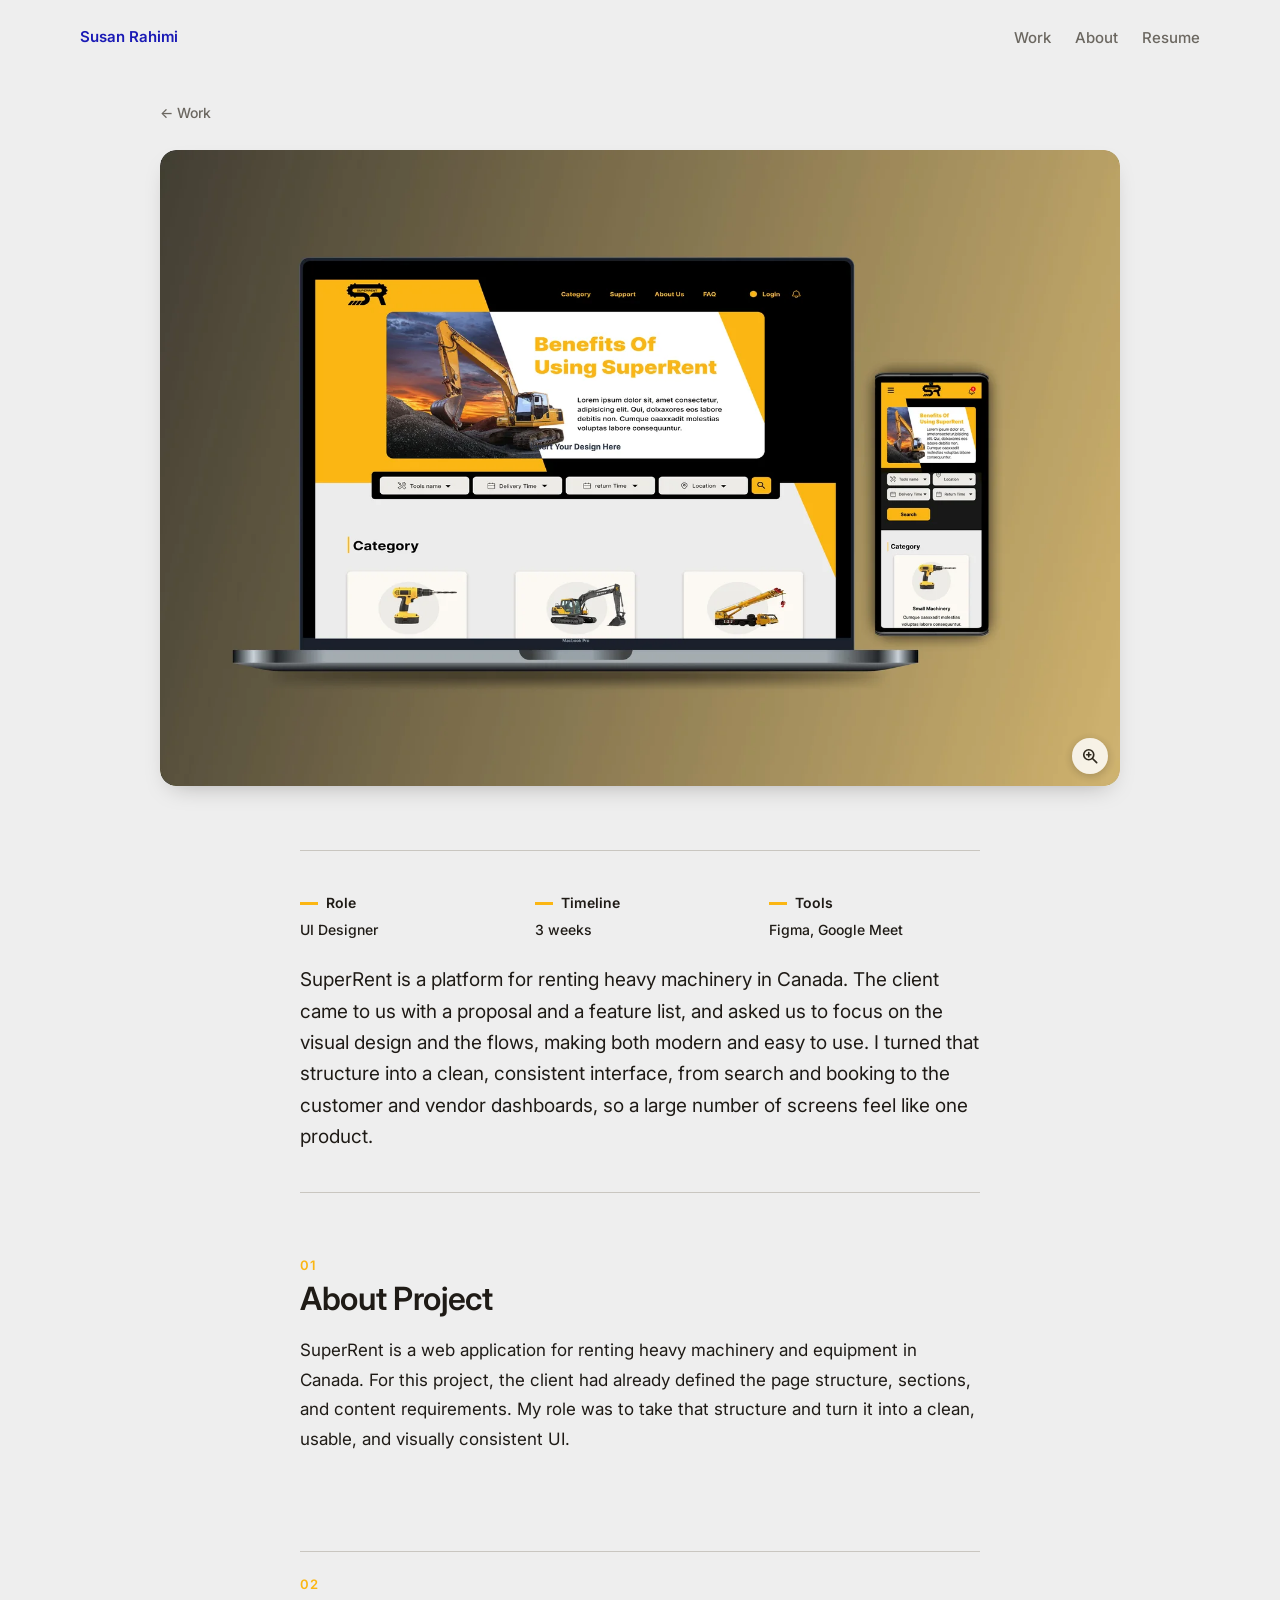
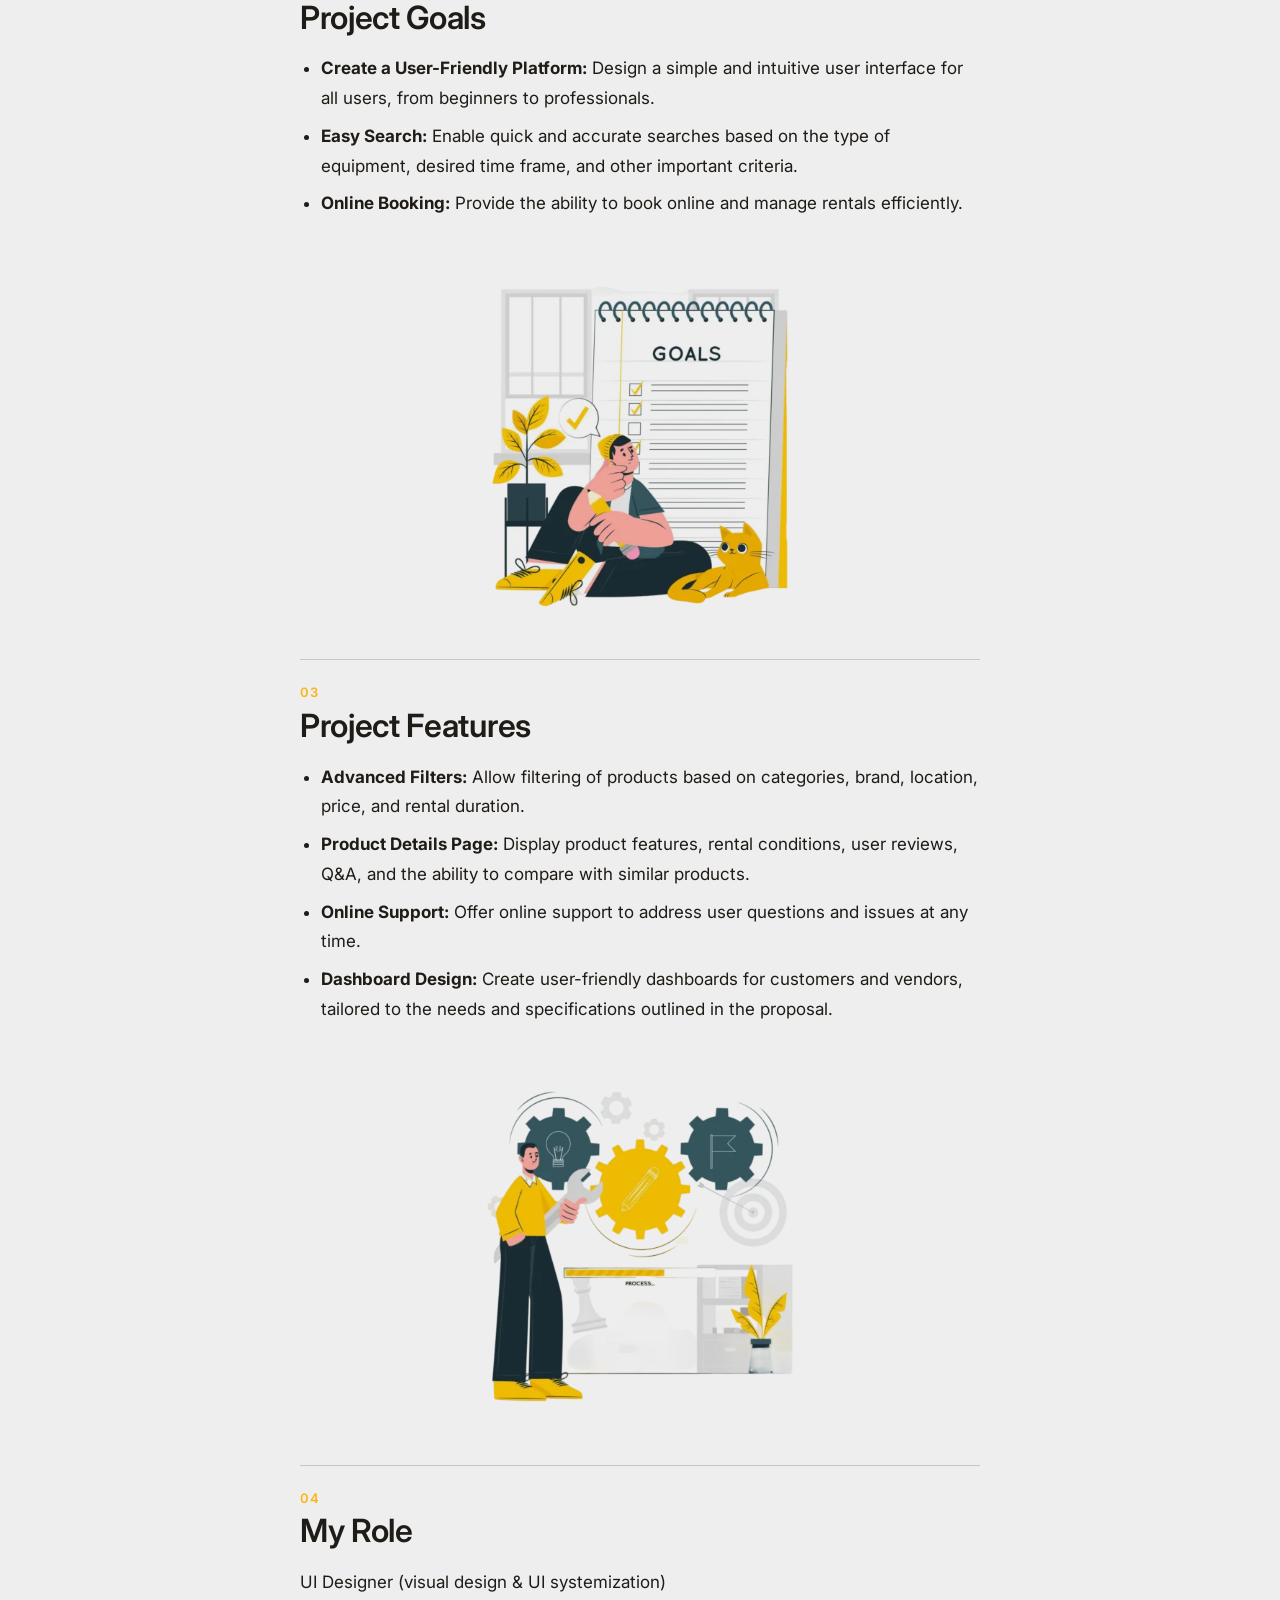
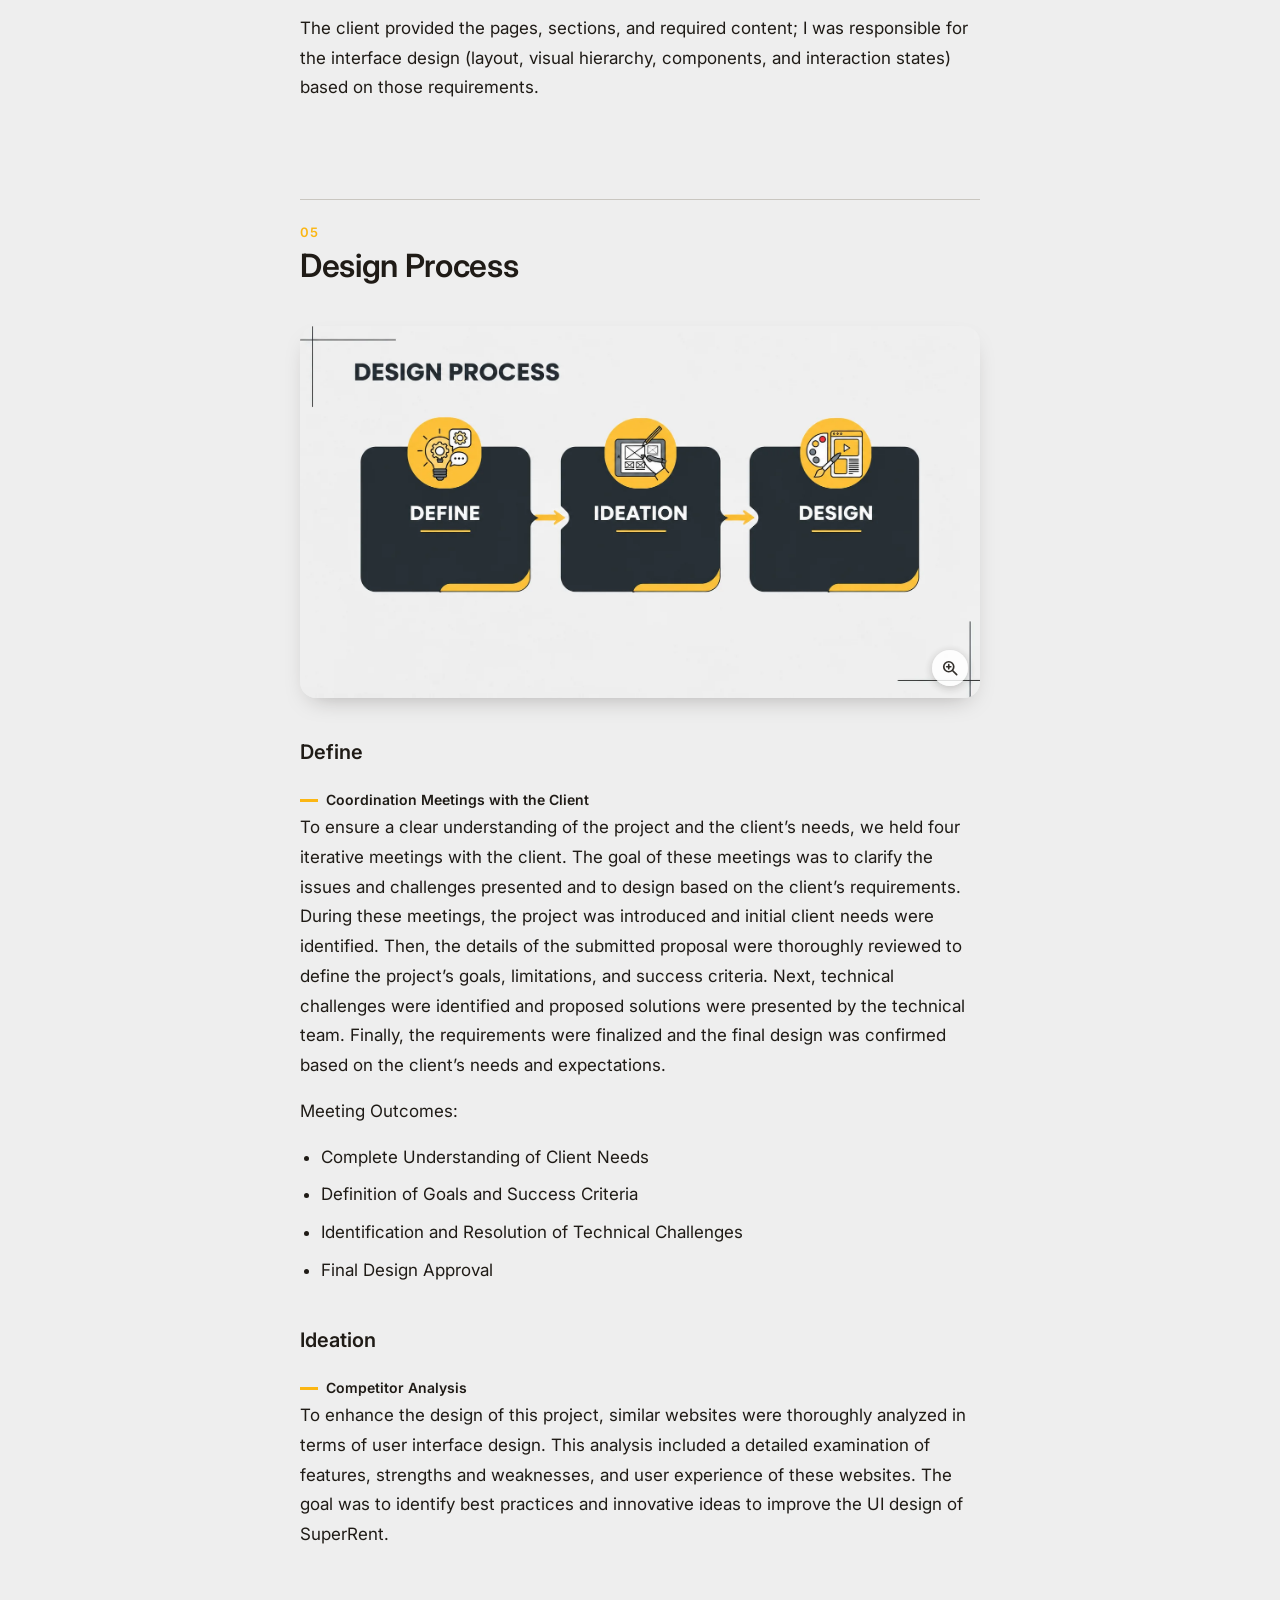
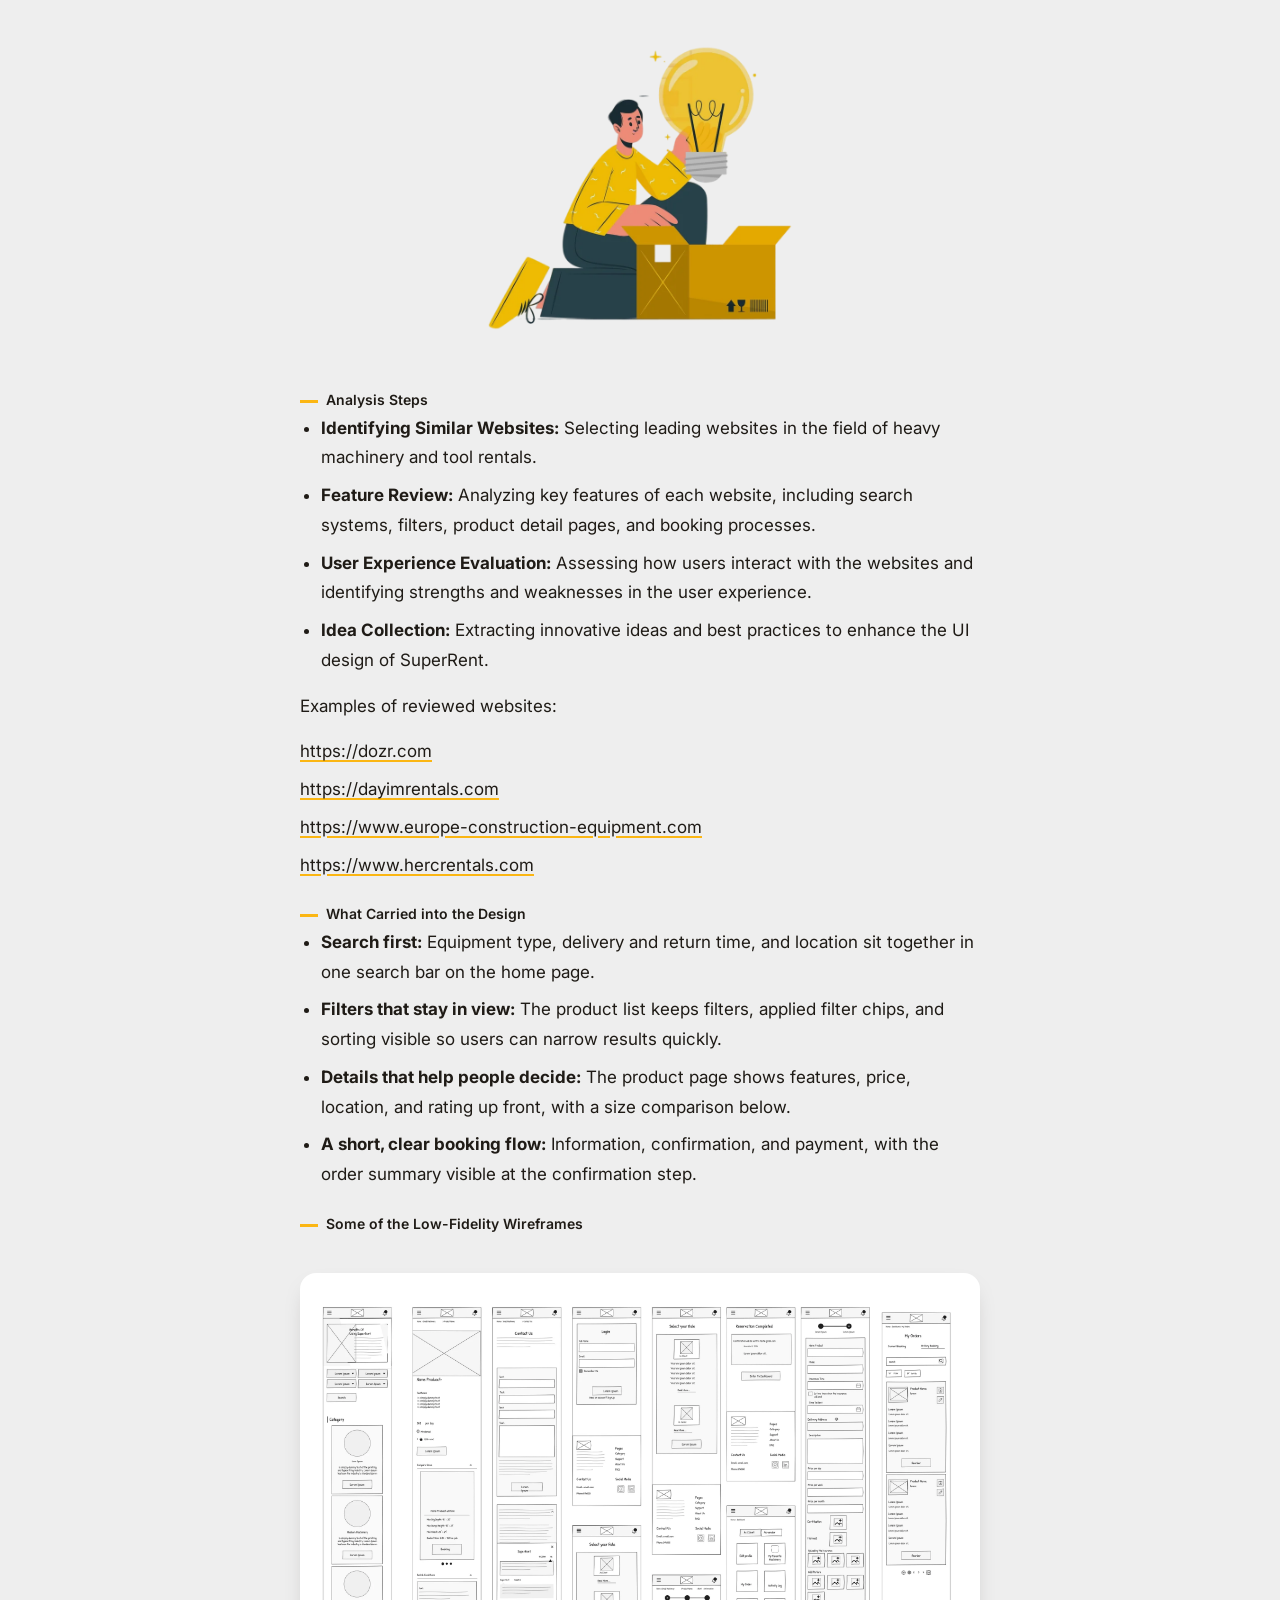
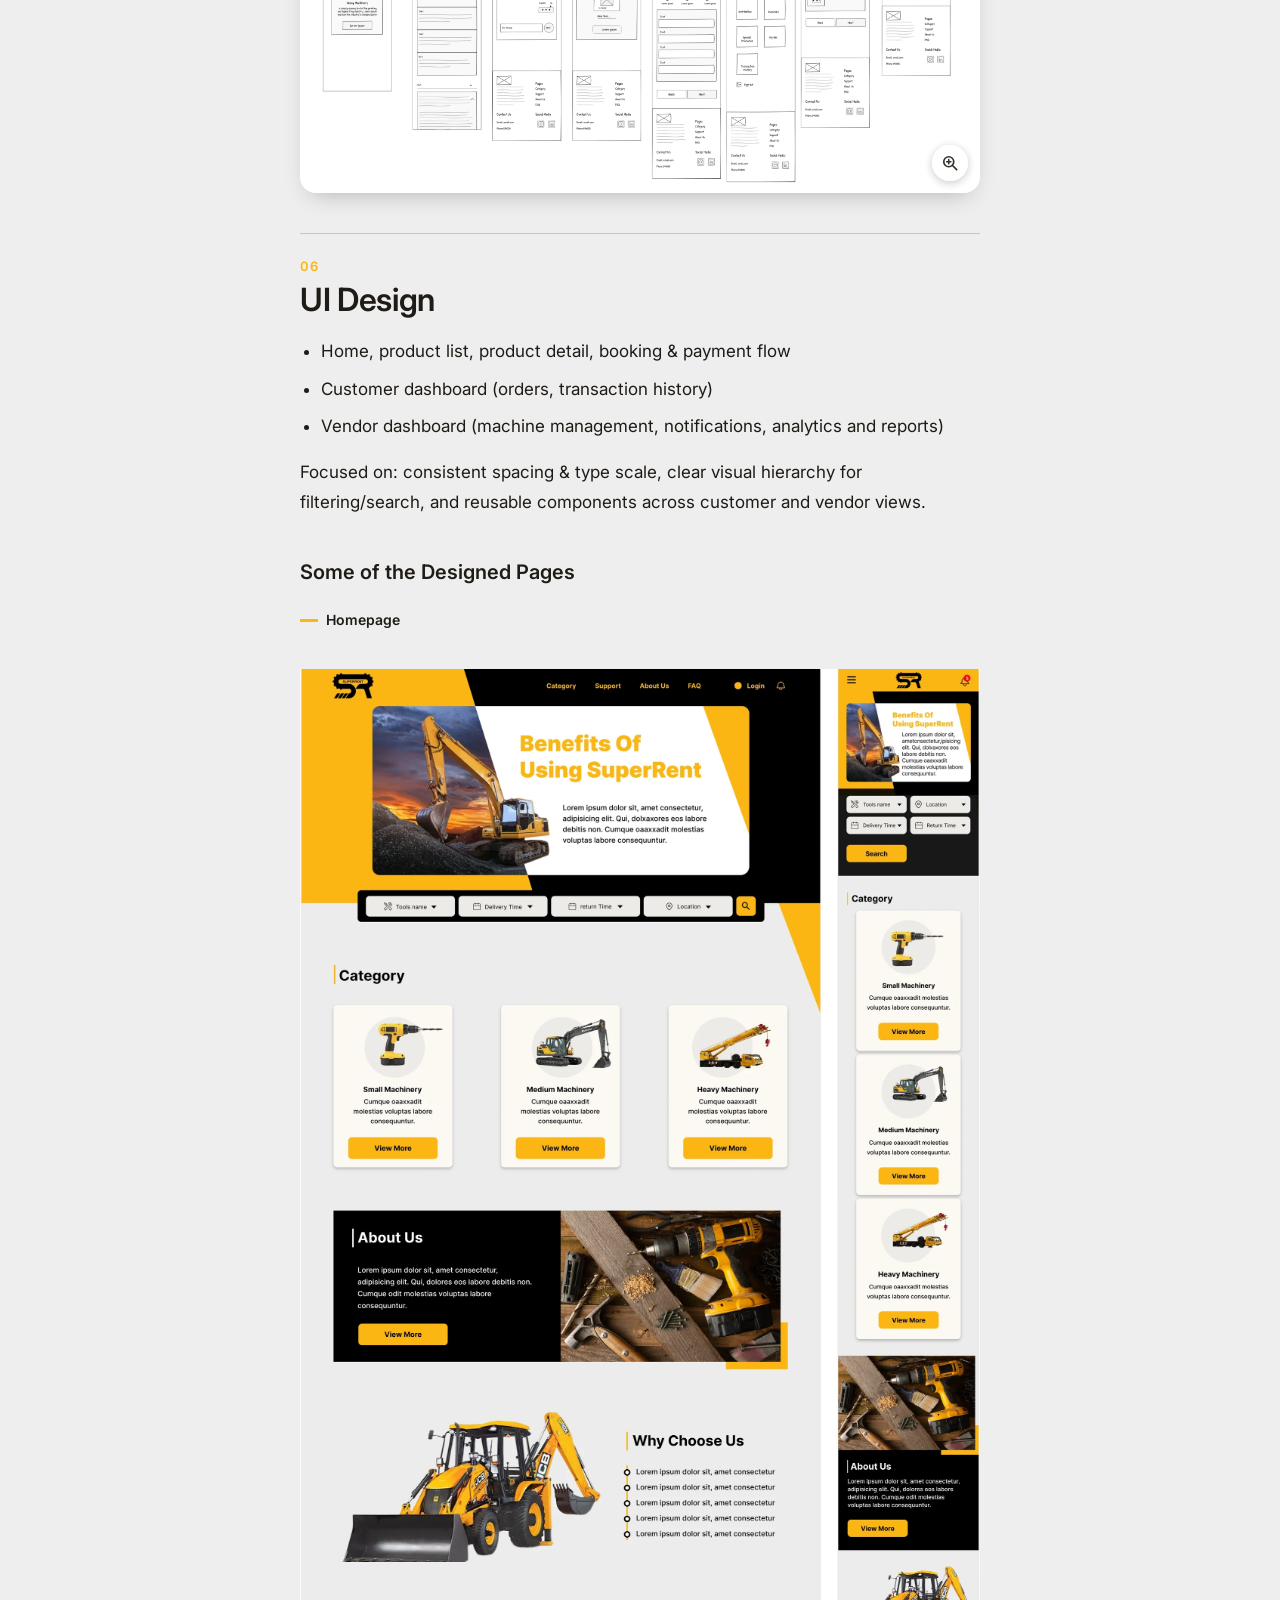
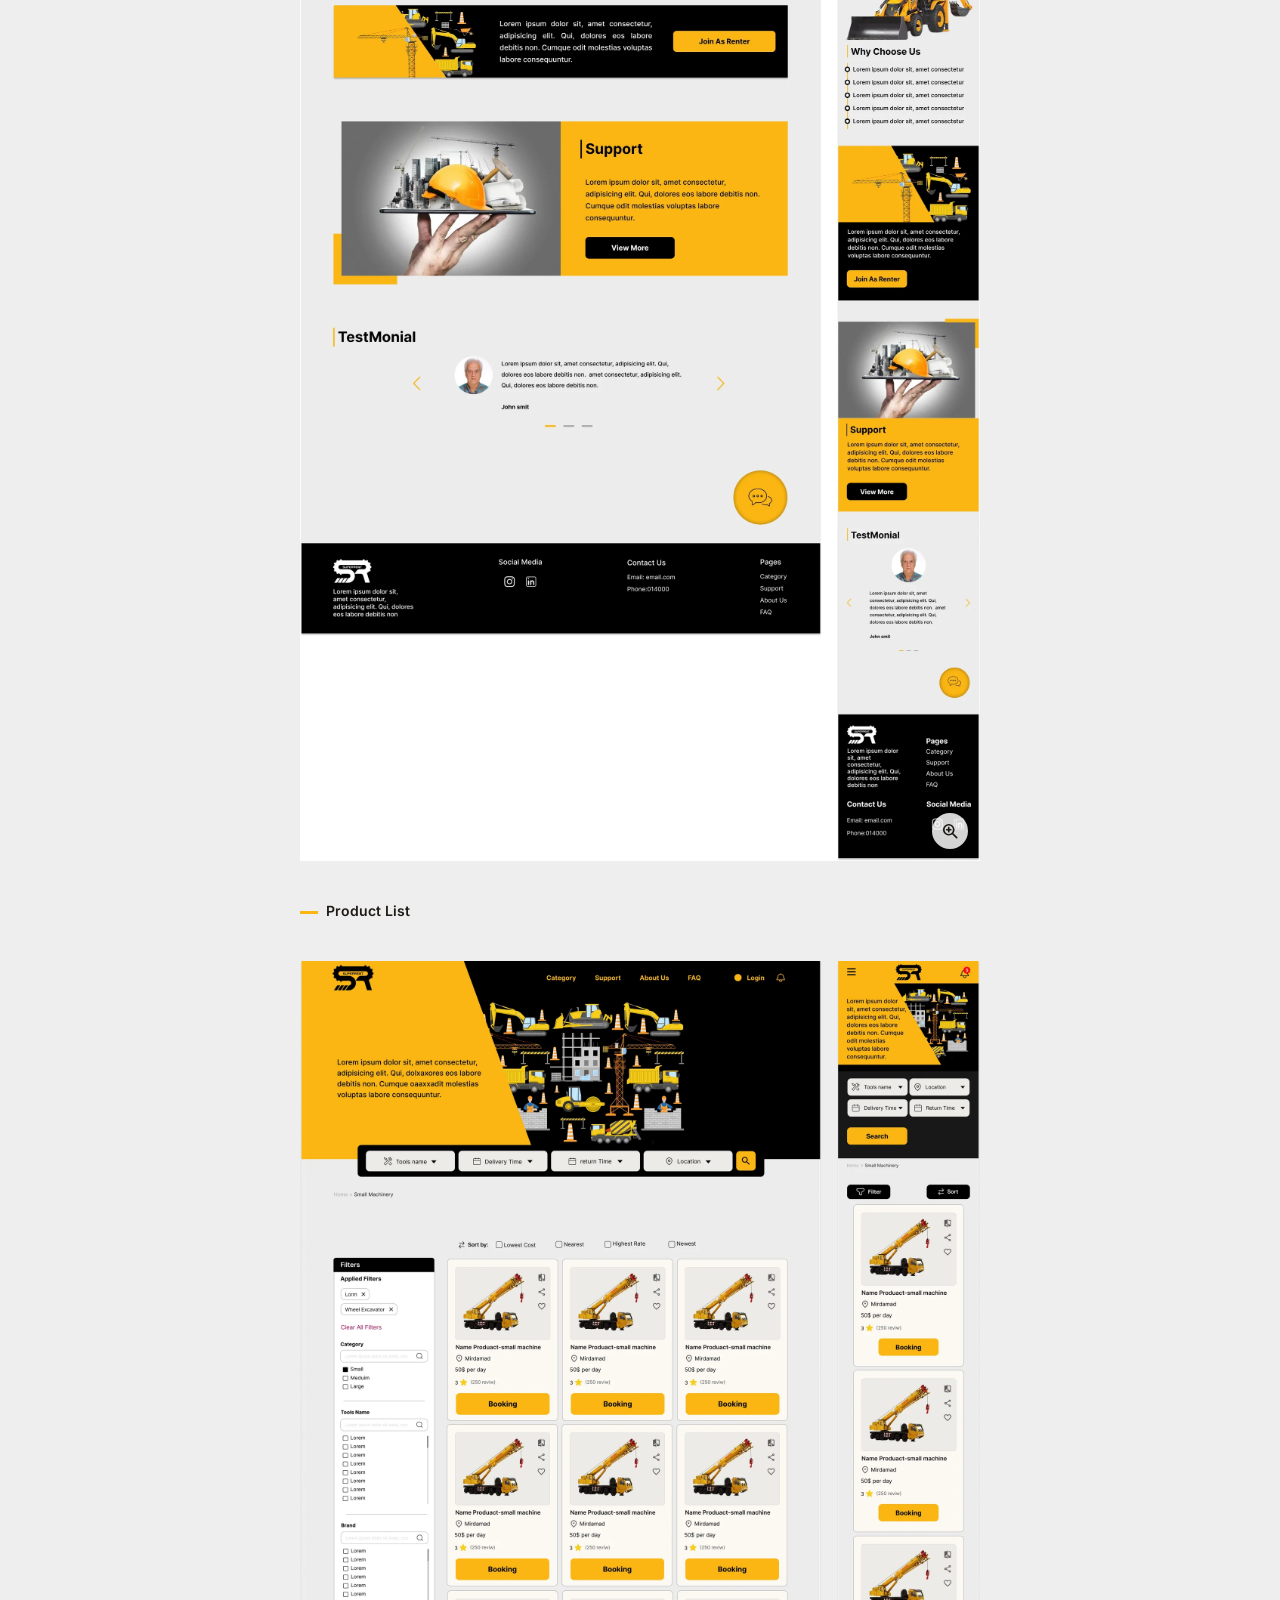
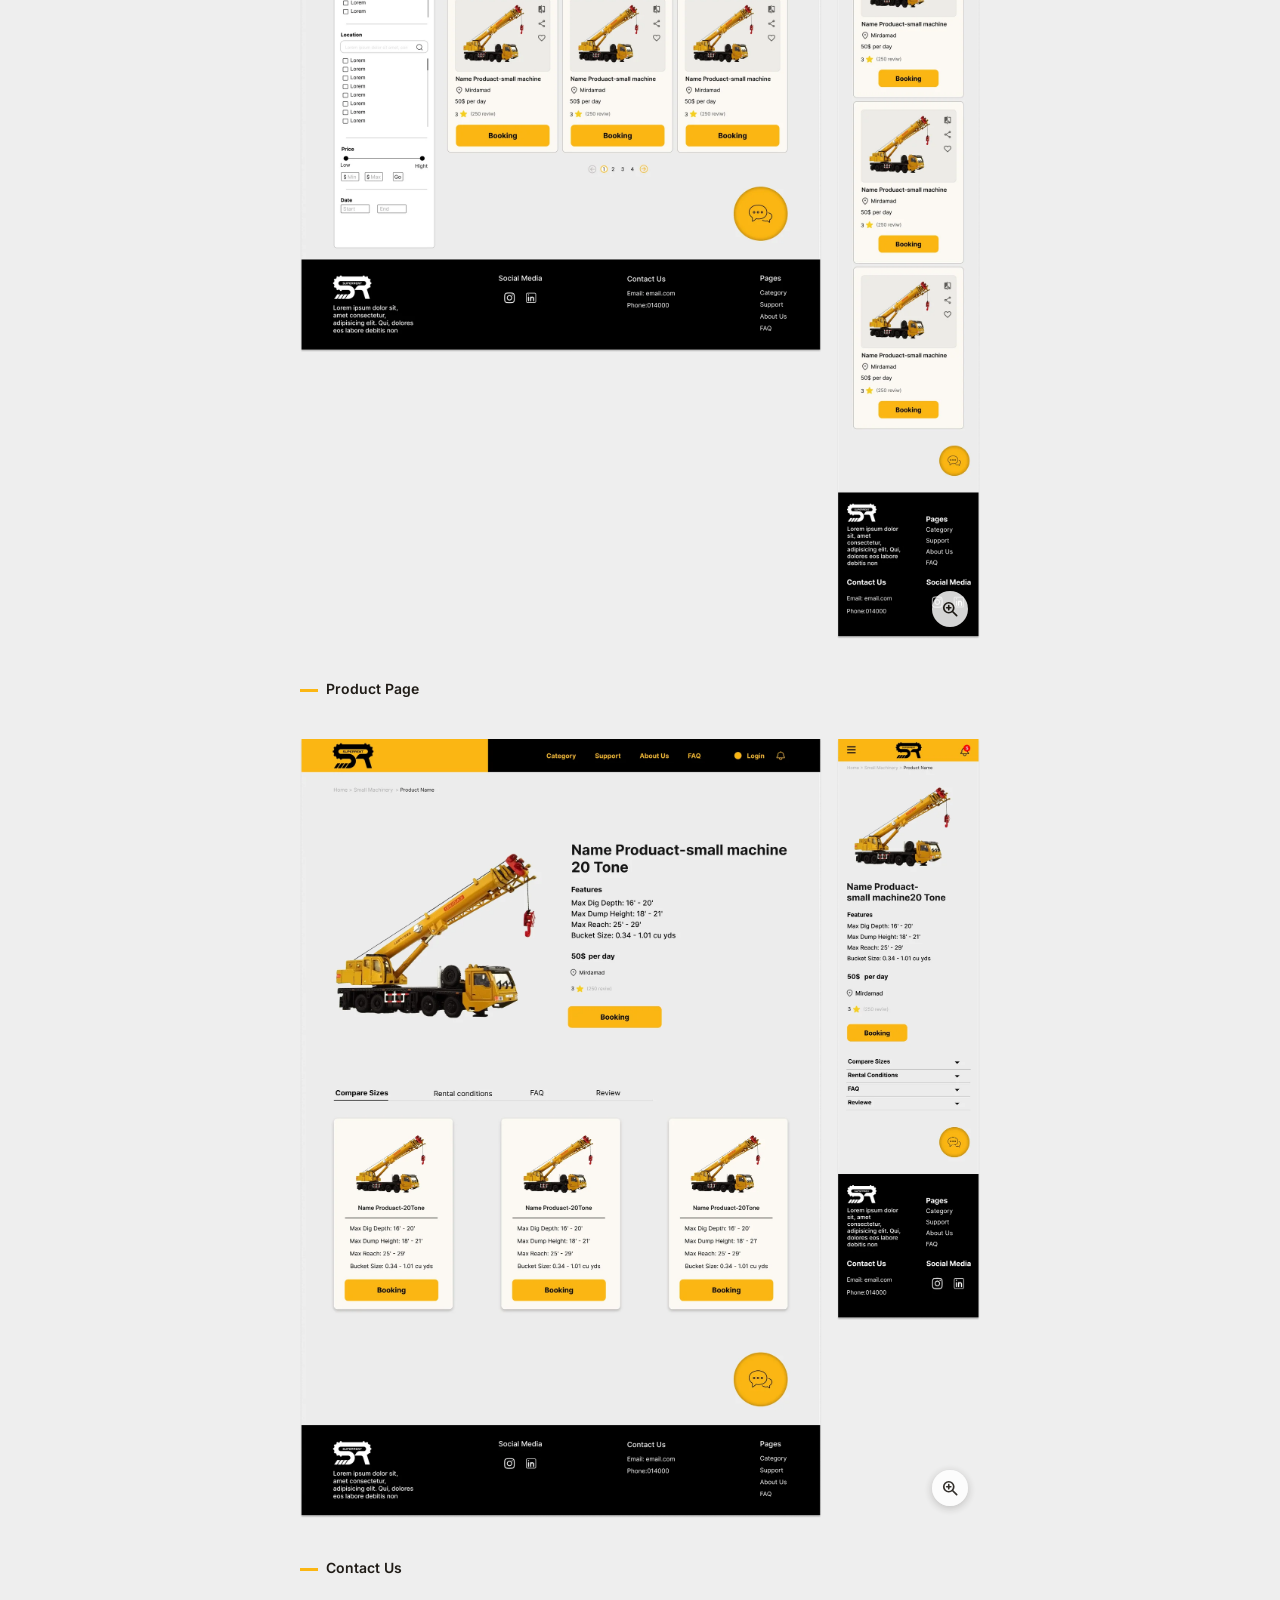
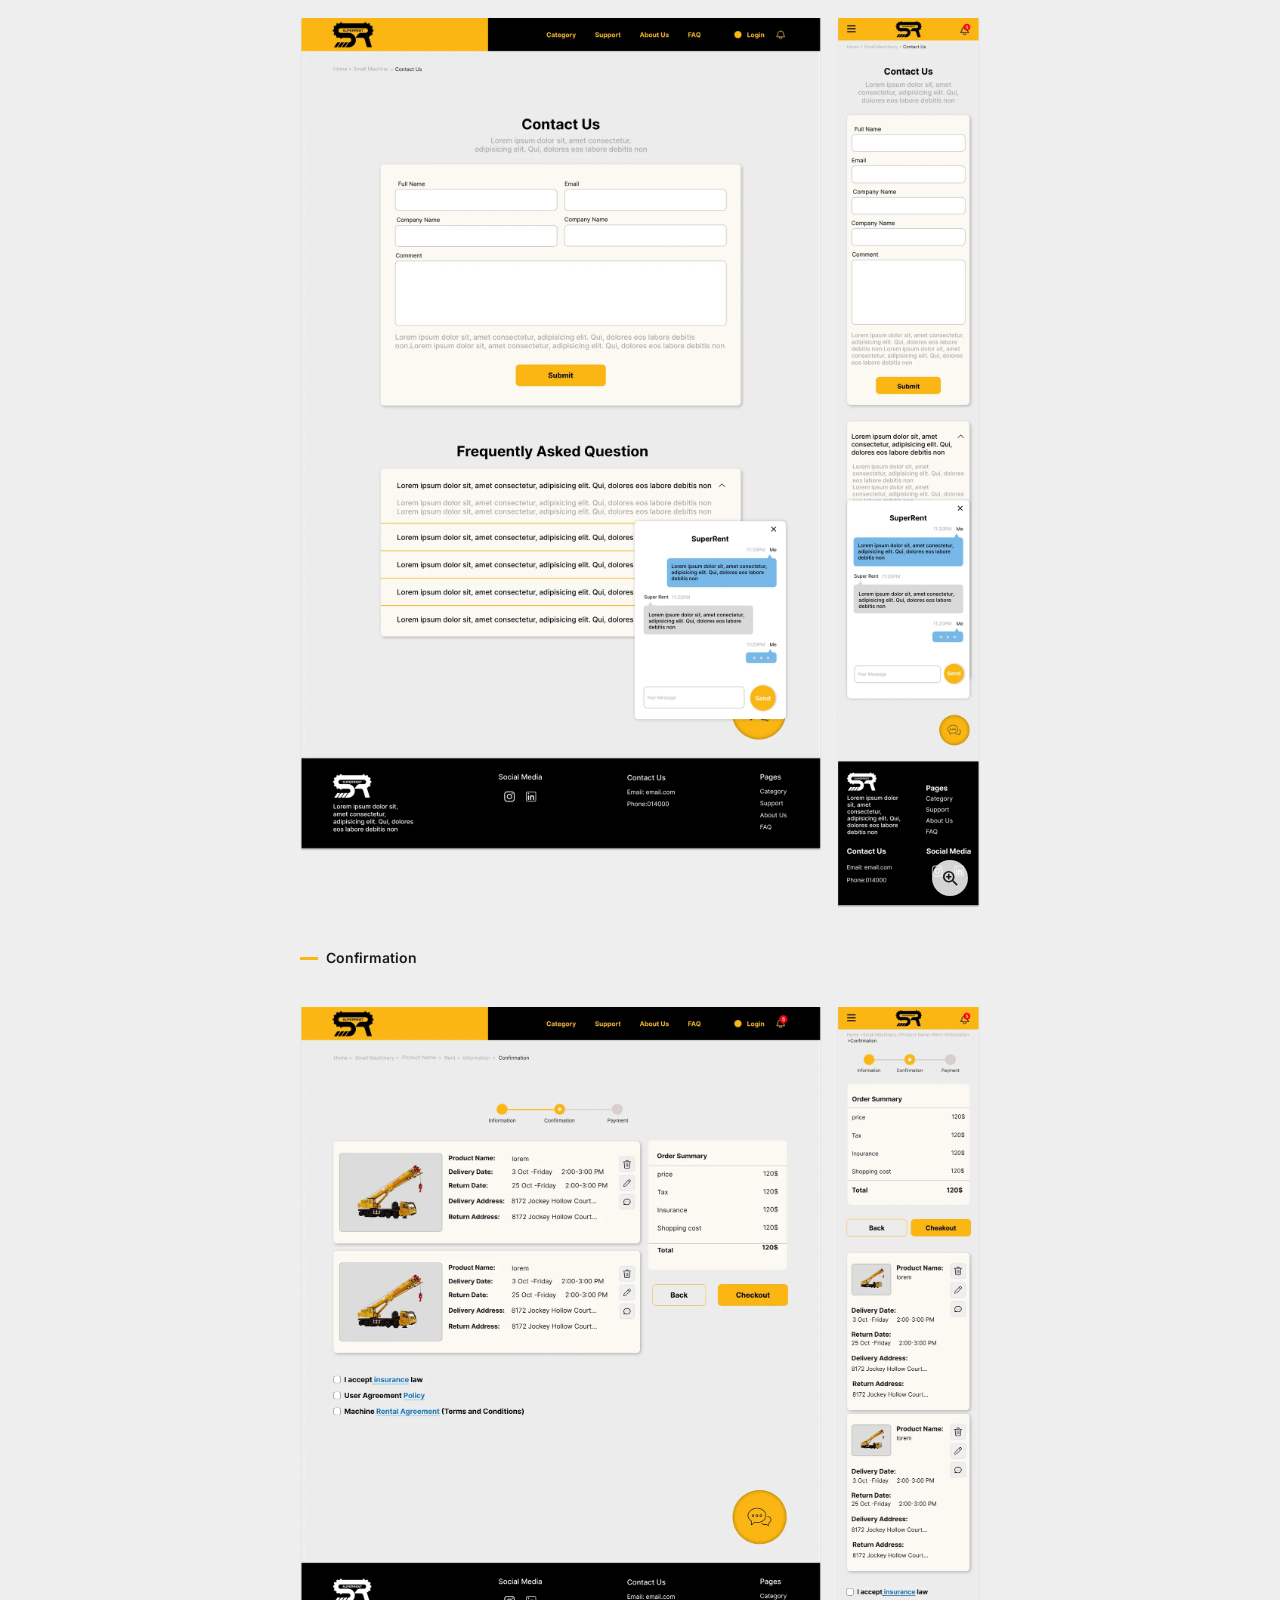
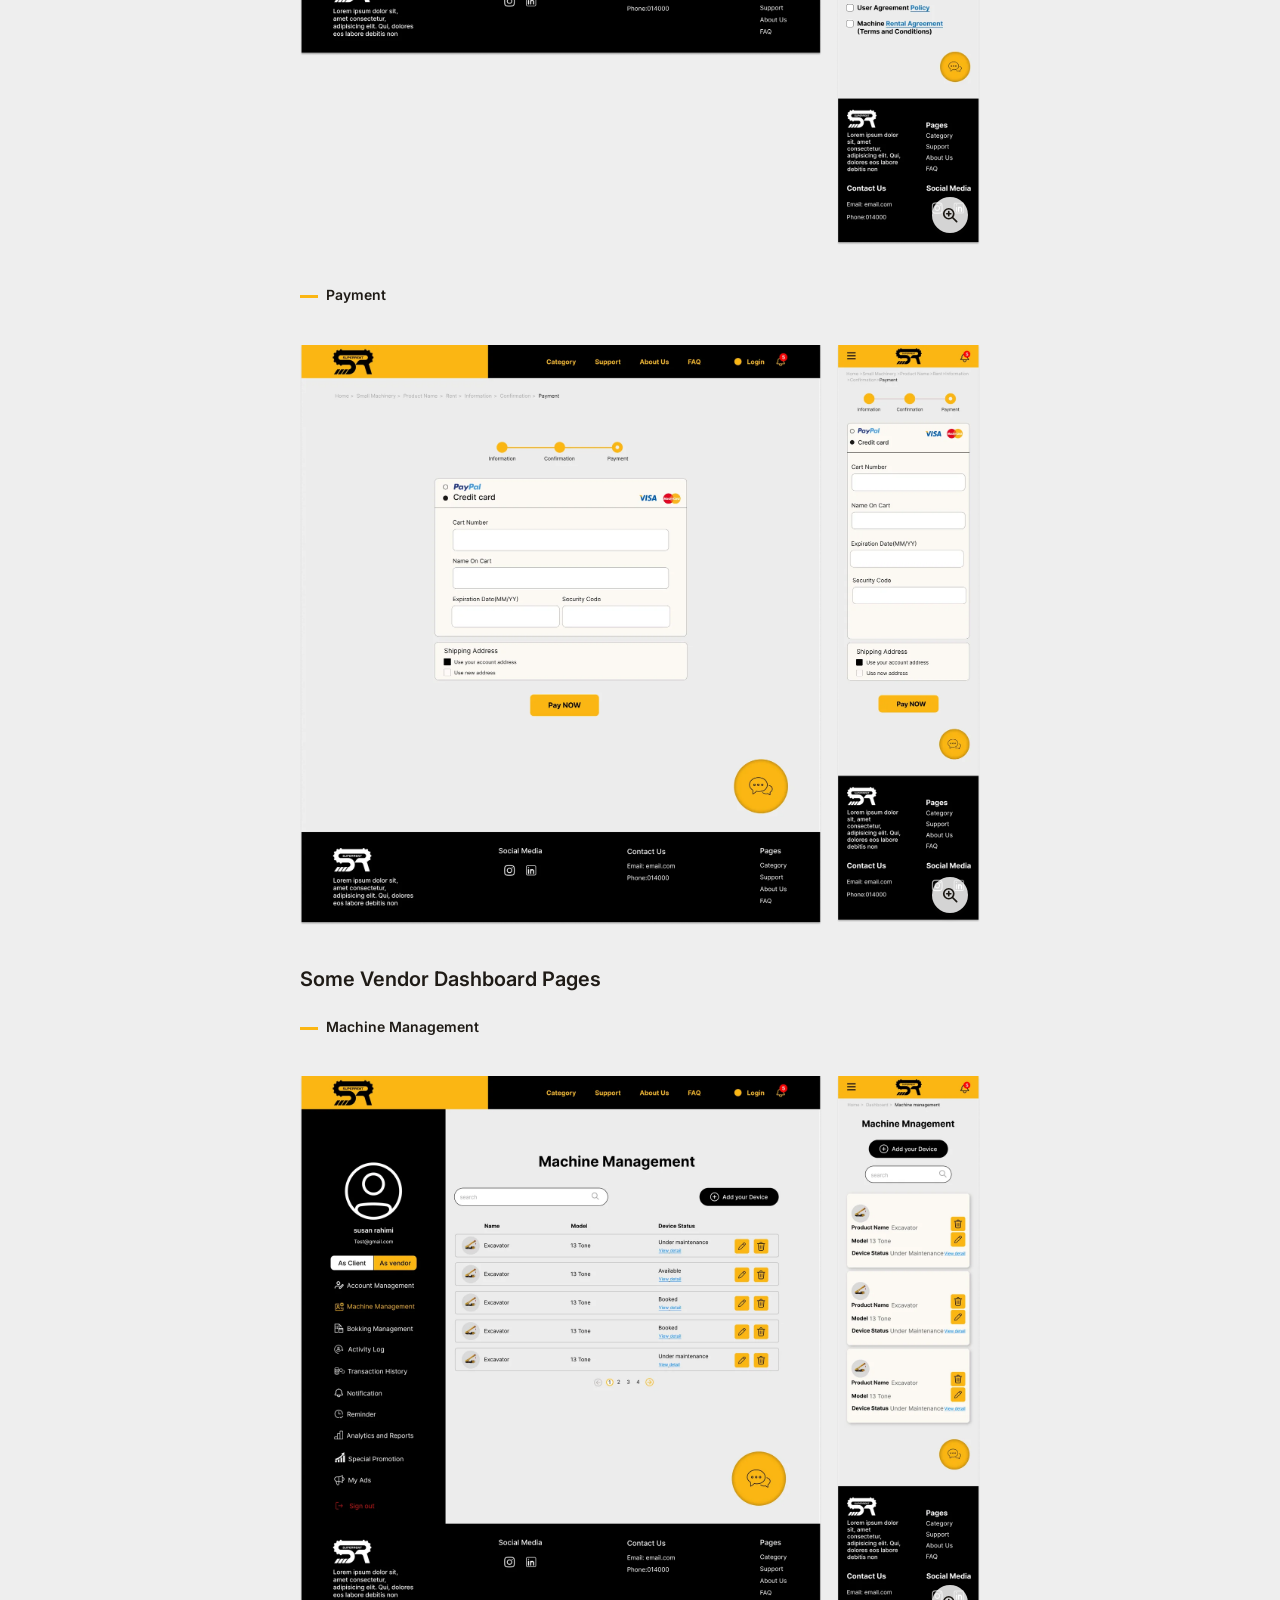
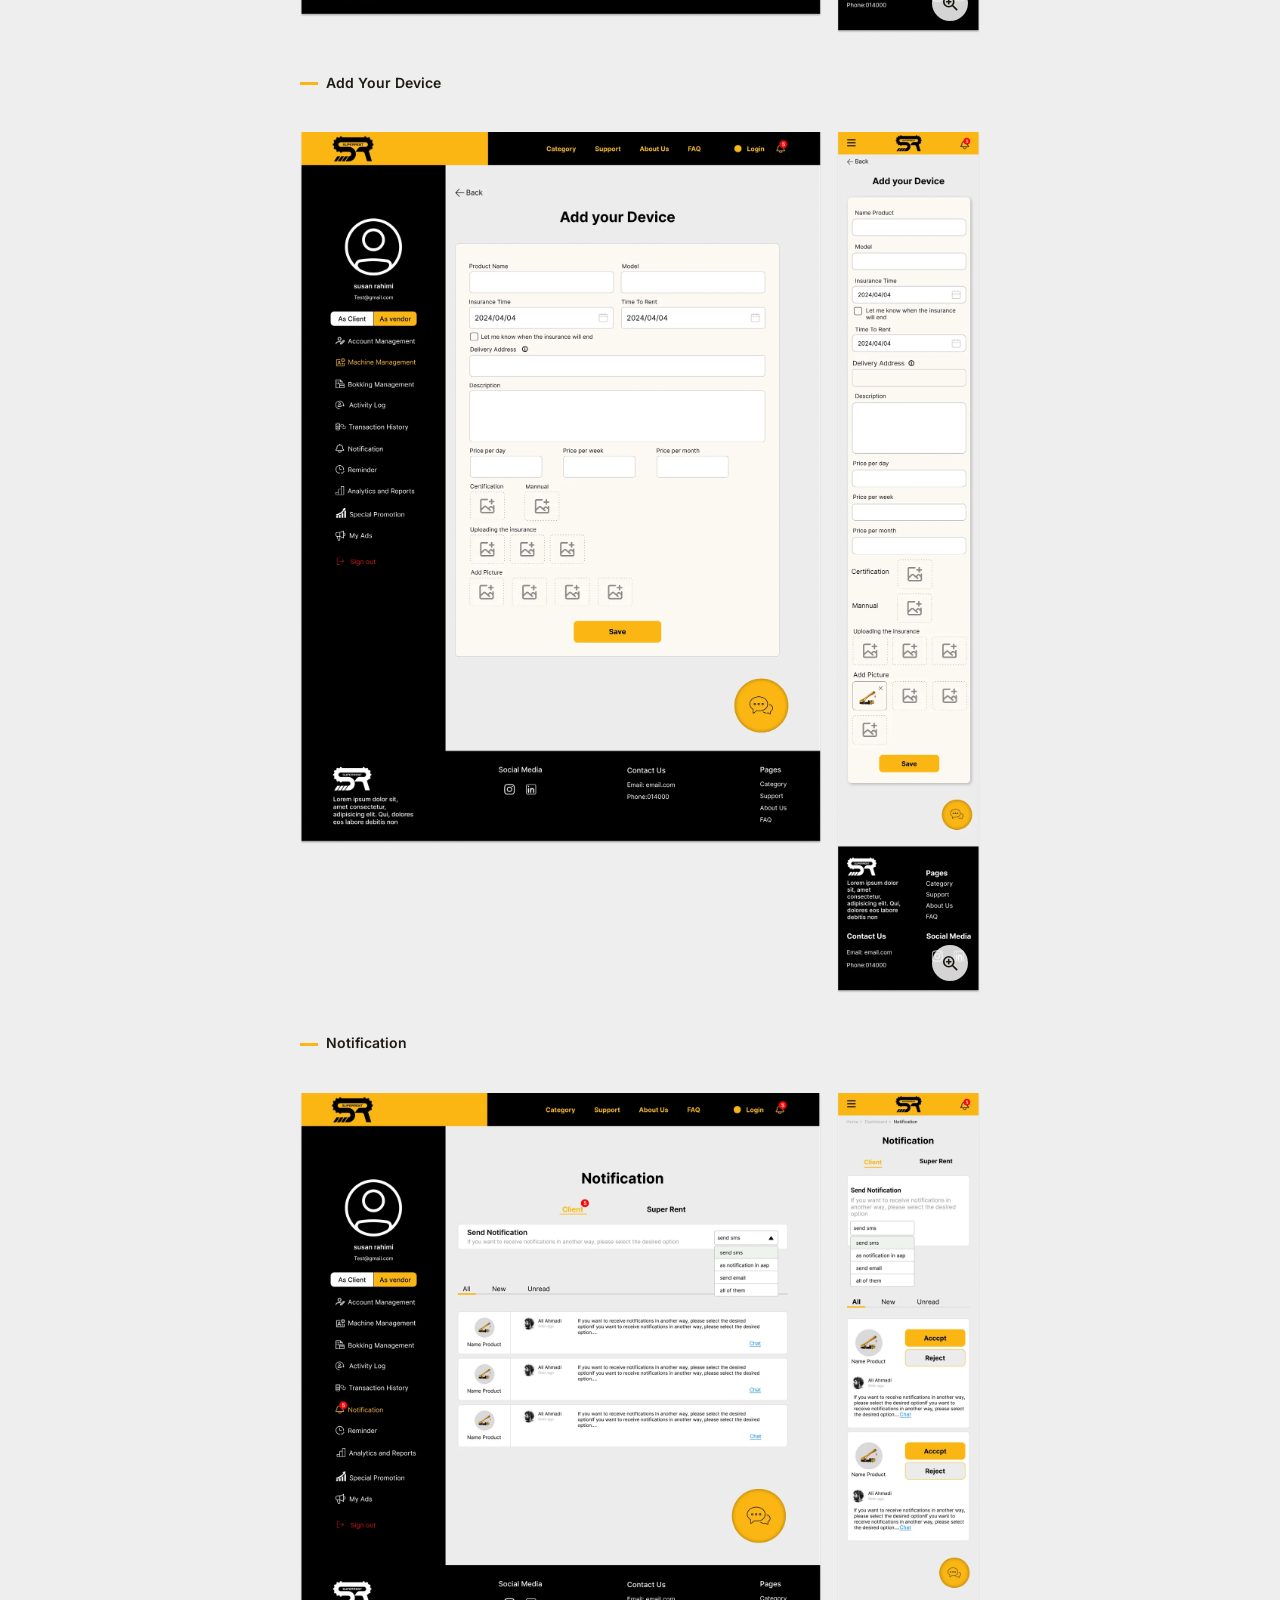
<file: projects/superrent-v1-backup.html>
<!DOCTYPE html>
<html lang="en">
<head>
<meta charset="utf-8">
<meta name="viewport" content="width=device-width, initial-scale=1">
<title>SuperRent | Susan Rahimi</title>
<meta name="description" content="UI design case study: SuperRent, a heavy equipment rental web application.">
<link rel="preconnect" href="https://fonts.googleapis.com">
<link rel="preconnect" href="https://fonts.gstatic.com" crossorigin>
<link href="https://fonts.googleapis.com/css2?family=Inter:wght@400;500;600&display=swap" rel="stylesheet">
<link rel="stylesheet" href="../css/project.css">
</head>
<body id="top" class="theme-superrent">

<header class="site-header">
  <a class="brand" href="../index.html">Susan Rahimi</a>
  <nav class="nav" aria-label="Main">
    <a href="../index.html">Work</a>
    <a href="../about.html">About</a>
    <a href="../resume.pdf">Resume</a>
  </nav>
</header>

<div class="progress" aria-hidden="true"><span></span></div>

<main class="case">
  <a class="back" href="../index.html">&larr; Work</a>
  <h1 class="sr-only">SuperRent (Heavy Equipment Rental Website)</h1>

  <figure class="cover">
    <img src="../images/superrent/cover.webp" width="1600" height="1060" alt="SuperRent heavy equipment rental website shown on a laptop and a phone">
  </figure>

  <section class="summary" aria-label="Project summary">
    <dl>
      <div><dt>Role</dt><dd>UI Designer</dd></div>
      <div><dt>Timeline</dt><dd>3 weeks</dd></div>
      <div><dt>Tools</dt><dd>Figma, Google Meet</dd></div>
    </dl>
    <p>SuperRent is a platform for renting heavy machinery in Canada. The client came to us with a proposal and a feature list, and asked us to focus on the visual design and the flows, making both modern and easy to use. I turned that structure into a clean, consistent interface, from search and booking to the customer and vendor dashboards, so a large number of screens feel like one product.</p>
  </section>

  <div class="prose">
    <h2>About Project</h2>
    <p>SuperRent is a web application for renting heavy machinery and equipment in Canada. For this project, the client had already defined the page structure, sections, and content requirements. My role was to take that structure and turn it into a clean, usable, and visually consistent UI.</p>
    <h2>Project Goals</h2>
    <ul><li><strong>Create a User-Friendly Platform:</strong> Design a simple and intuitive user interface for all users, from beginners to professionals.</li><li><strong>Easy Search:</strong> Enable quick and accurate searches based on the type of equipment, desired time frame, and other important criteria.</li><li><strong>Online Booking:</strong> Provide the ability to book online and manage rentals efficiently.</li></ul>
  </div>

  <figure class="illus"><img src="../images/superrent/goals.webp" width="500" height="500" alt="Illustration of a person thinking in front of a goals checklist" loading="lazy"></figure>

  <div class="prose">
    <h2>Project Features</h2>
    <ul><li><strong>Advanced Filters:</strong> Allow filtering of products based on categories, brand, location, price, and rental duration.</li><li><strong>Product Details Page:</strong> Display product features, rental conditions, user reviews, Q&amp;A, and the ability to compare with similar products.</li><li><strong>Online Support:</strong> Offer online support to address user questions and issues at any time.</li><li><strong>Dashboard Design:</strong> Create user-friendly dashboards for customers and vendors, tailored to the needs and specifications outlined in the proposal.</li></ul>
  </div>

  <figure class="illus"><img src="../images/superrent/features.webp" width="500" height="500" alt="Illustration of a person holding a wrench next to gears and a progress bar" loading="lazy"></figure>

  <div class="prose">
    <h2>My Role</h2>
    <p>UI Designer (visual design &amp; UI systemization)</p>
    <p>The client provided the pages, sections, and required content; I was responsible for the interface design (layout, visual hierarchy, components, and interaction states) based on those requirements.</p>
    <h2>Design Process</h2>
  </div>

  <figure class="figure"><img src="../images/superrent/design-process.webp" width="1600" height="873" alt="Design process: Define, Ideation, Design" loading="lazy"></figure>

  <div class="prose">
    <h3>Define</h3>
    <h4>Coordination Meetings with the Client</h4>
    <p>To ensure a clear understanding of the project and the client’s needs, we held four iterative meetings with the client. The goal of these meetings was to clarify the issues and challenges presented and to design based on the client’s requirements. During these meetings, the project was introduced and initial client needs were identified. Then, the details of the submitted proposal were thoroughly reviewed to define the project’s goals, limitations, and success criteria. Next, technical challenges were identified and proposed solutions were presented by the technical team. Finally, the requirements were finalized and the final design was confirmed based on the client’s needs and expectations.</p>
    <p>Meeting Outcomes:</p>
    <ul><li>Complete Understanding of Client Needs</li><li>Definition of Goals and Success Criteria</li><li>Identification and Resolution of Technical Challenges</li><li>Final Design Approval</li></ul>
    <h3>Ideation</h3>
    <h4>Competitor Analysis</h4>
    <p>To enhance the design of this project, similar websites were thoroughly analyzed in terms of user interface design. This analysis included a detailed examination of features, strengths and weaknesses, and user experience of these websites. The goal was to identify best practices and innovative ideas to improve the UI design of SuperRent.</p>
  </div>

  <figure class="illus"><img src="../images/superrent/ideation.webp" width="800" height="800" alt="Illustration of a person holding a light bulb next to an open box" loading="lazy"></figure>

  <div class="prose">
    <h4>Analysis Steps</h4>
    <ul><li><strong>Identifying Similar Websites:</strong> Selecting leading websites in the field of heavy machinery and tool rentals.</li><li><strong>Feature Review:</strong> Analyzing key features of each website, including search systems, filters, product detail pages, and booking processes.</li><li><strong>User Experience Evaluation:</strong> Assessing how users interact with the websites and identifying strengths and weaknesses in the user experience.</li><li><strong>Idea Collection:</strong> Extracting innovative ideas and best practices to enhance the UI design of SuperRent.</li></ul>
    <p>Examples of reviewed websites:</p>
    <ul class="links"><li><a href="https://dozr.com" target="_blank" rel="noopener">https://dozr.com</a></li><li><a href="https://dayimrentals.com" target="_blank" rel="noopener">https://dayimrentals.com</a></li><li><a href="https://www.europe-construction-equipment.com" target="_blank" rel="noopener">https://www.europe-construction-equipment.com</a></li><li><a href="https://www.hercrentals.com" target="_blank" rel="noopener">https://www.hercrentals.com</a></li></ul>
    <h4>What Carried into the Design</h4>
    <ul><li><strong>Search first:</strong> Equipment type, delivery and return time, and location sit together in one search bar on the home page.</li><li><strong>Filters that stay in view:</strong> The product list keeps filters, applied filter chips, and sorting visible so users can narrow results quickly.</li><li><strong>Details that help people decide:</strong> The product page shows features, price, location, and rating up front, with a size comparison below.</li><li><strong>A short, clear booking flow:</strong> Information, confirmation, and payment, with the order summary visible at the confirmation step.</li></ul>
    <h4>Some of the Low-Fidelity Wireframes</h4>
  </div>

  <figure class="figure"><img src="../images/superrent/wireframes.webp" width="2200" height="1682" alt="Low-fidelity mobile wireframes: home, product page, contact us, login, select your role, reservation completed, booking steps, device form, dashboard menu and my orders" loading="lazy"></figure>

  <div class="prose">
    <h2>UI Design</h2>
    <ul><li>Home, product list, product detail, booking &amp; payment flow</li><li>Customer dashboard (orders, transaction history)</li><li>Vendor dashboard (machine management, notifications, analytics and reports)</li></ul>
    <p>Focused on: consistent spacing &amp; type scale, clear visual hierarchy for filtering/search, and reusable components across customer and vendor views.</p>
    <h3>Some of the Designed Pages</h3>
    <h4>Homepage</h4>
  </div>

  <figure class="figure bare"><img src="../images/superrent/homepage.webp" width="1800" height="4743" alt="Homepage design, desktop and mobile" loading="lazy"></figure>

  <div class="prose">
    <h4>Product List</h4>
  </div>

  <figure class="figure bare"><img src="../images/superrent/product-list.webp" width="1800" height="3384" alt="Product list page design with filters, desktop and mobile" loading="lazy"></figure>

  <div class="prose">
    <h4>Product Page</h4>
  </div>

  <figure class="figure bare"><img src="../images/superrent/product-page.webp" width="1800" height="2063" alt="Product page design with features, price and compare sizes, desktop and mobile" loading="lazy"></figure>

  <div class="prose">
    <h4>Contact Us</h4>
  </div>

  <figure class="figure bare"><img src="../images/superrent/contact-us.webp" width="1800" height="2356" alt="Contact Us page with form, FAQ and chat window, desktop and mobile" loading="lazy"></figure>

  <div class="prose">
    <h4>Confirmation</h4>
  </div>

  <figure class="figure bare"><img src="../images/superrent/confirmation.webp" width="1800" height="2219" alt="Booking confirmation step with order summary, desktop and mobile" loading="lazy"></figure>

  <div class="prose">
    <h4>Payment</h4>
  </div>

  <figure class="figure bare"><img src="../images/superrent/payment.webp" width="1800" height="1535" alt="Payment step with card form and shipping address, desktop and mobile" loading="lazy"></figure>

  <div class="prose">
    <h3>Some Vendor Dashboard Pages</h3>
    <h4>Machine Management</h4>
  </div>

  <figure class="figure bare"><img src="../images/superrent/device-management.webp" width="1800" height="1472" alt="Machine management dashboard table, desktop and mobile" loading="lazy"></figure>

  <div class="prose">
    <h4>Add Your Device</h4>
  </div>

  <figure class="figure bare"><img src="../images/superrent/add-new-device.webp" width="1800" height="2279" alt="Add your device form, desktop and mobile" loading="lazy"></figure>

  <div class="prose">
    <h4>Notification</h4>
  </div>

  <figure class="figure bare"><img src="../images/superrent/notification.webp" width="1800" height="1742" alt="Notification page with client and vendor tabs, desktop and mobile" loading="lazy"></figure>

  <div class="prose">
    <h4>Analytics and Reports</h4>
  </div>

  <figure class="figure bare"><img src="../images/superrent/analytics-reporting.webp" width="1800" height="1614" alt="Analytics and reports dashboard with income chart and device table, desktop and mobile" loading="lazy"></figure>

  <div class="prose">
    <h2>Reflection</h2>
    <p>Because the structure was client-defined, the main challenge was making a large number of predefined screens feel like one coherent system rather than a set of disconnected pages — solved through a shared component library and consistent visual language across the customer and vendor dashboards.</p>
  </div>
</main>

<footer class="site-footer">
  <div class="footer-inner">
    <p class="footer-title">Let&rsquo;s work together</p>
    <p class="footer-sub">Susan Rahimi &middot; UX Researcher/Designer</p>
    <div class="footer-links">
      <a href="mailto:susanrahimi71@gmail.com">susanrahimi71@gmail.com</a>
      <a href="https://www.linkedin.com/in/susan-rahimi/" target="_blank" rel="noopener"><svg viewBox="0 0 40 40" aria-hidden="true"><rect width="40" height="40" rx="6" fill="#0A66C2"/><path fill="#fff" d="M9.6 15.6h4.3V30H9.6zM11.75 8.9a2.5 2.5 0 110 5 2.5 2.5 0 010-5zM16.6 15.6h4.1v2h.06c.57-1.08 1.97-2.2 4.05-2.2 4.33 0 5.13 2.85 5.13 6.55V30h-4.3v-7.3c0-1.74-.03-3.98-2.42-3.98-2.43 0-2.8 1.9-2.8 3.85V30h-4.3z"/></svg>LinkedIn</a>
      <a href="../resume.pdf">Resume</a>
    </div>
    <div class="footer-bottom"><span>&copy; 2026 Susan Rahimi</span><a href="#top">Back to top &uarr;</a></div>
  </div>
</footer>

<script src="../js/lightbox.js" defer></script>
<script src="../js/progress.js" defer></script>
</body>
</html>
</file>
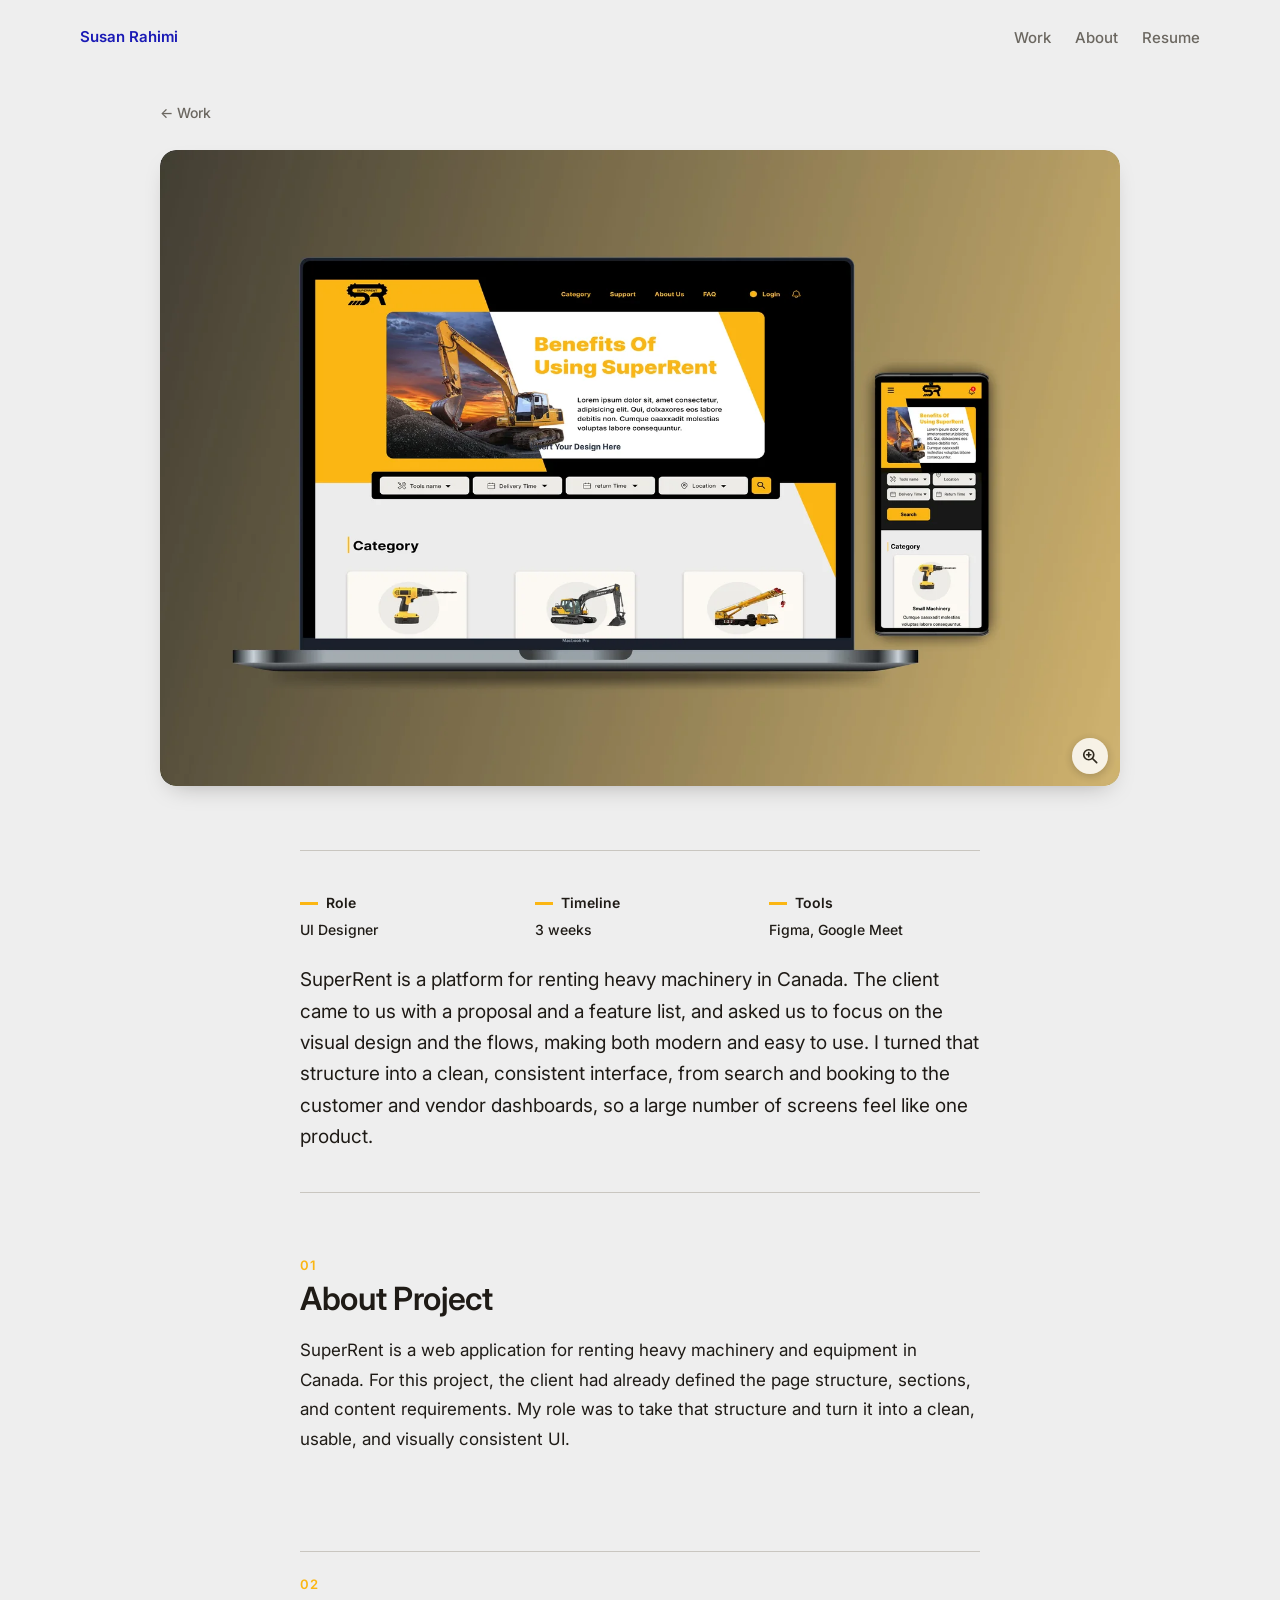
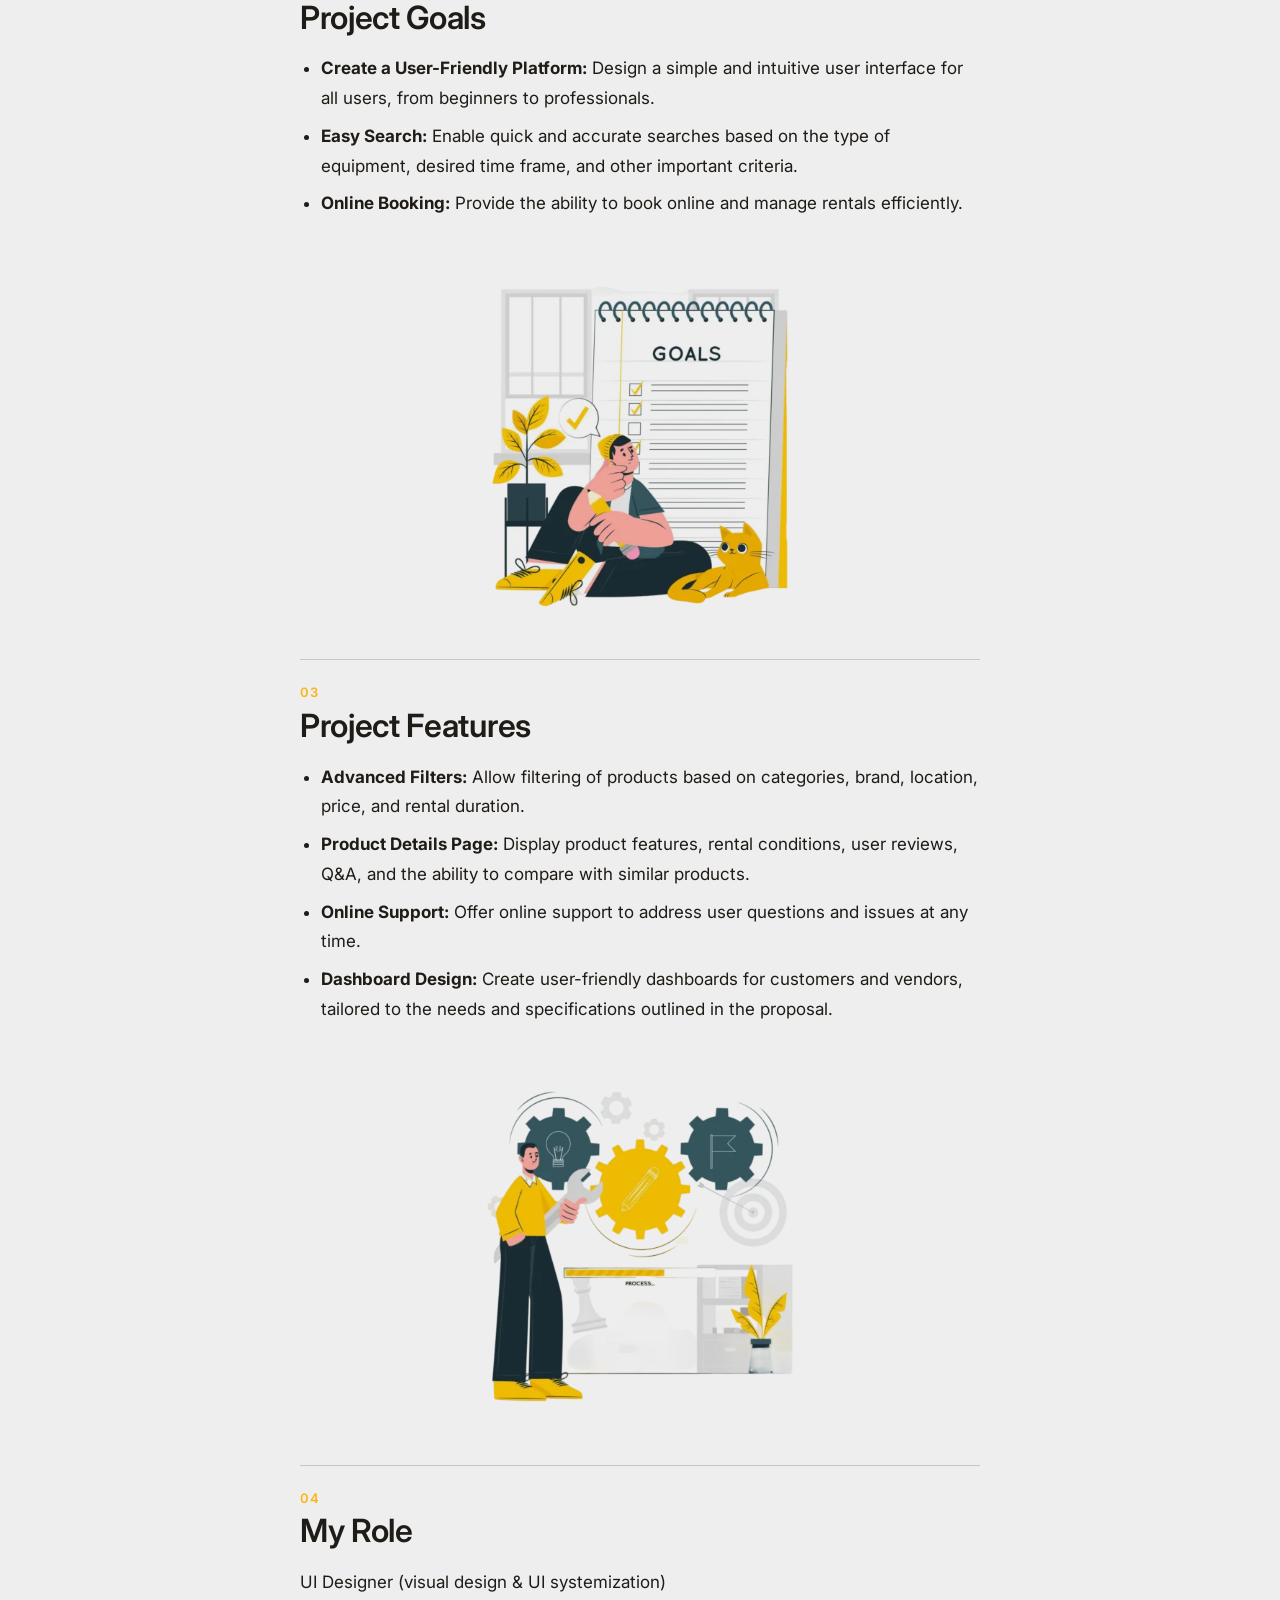
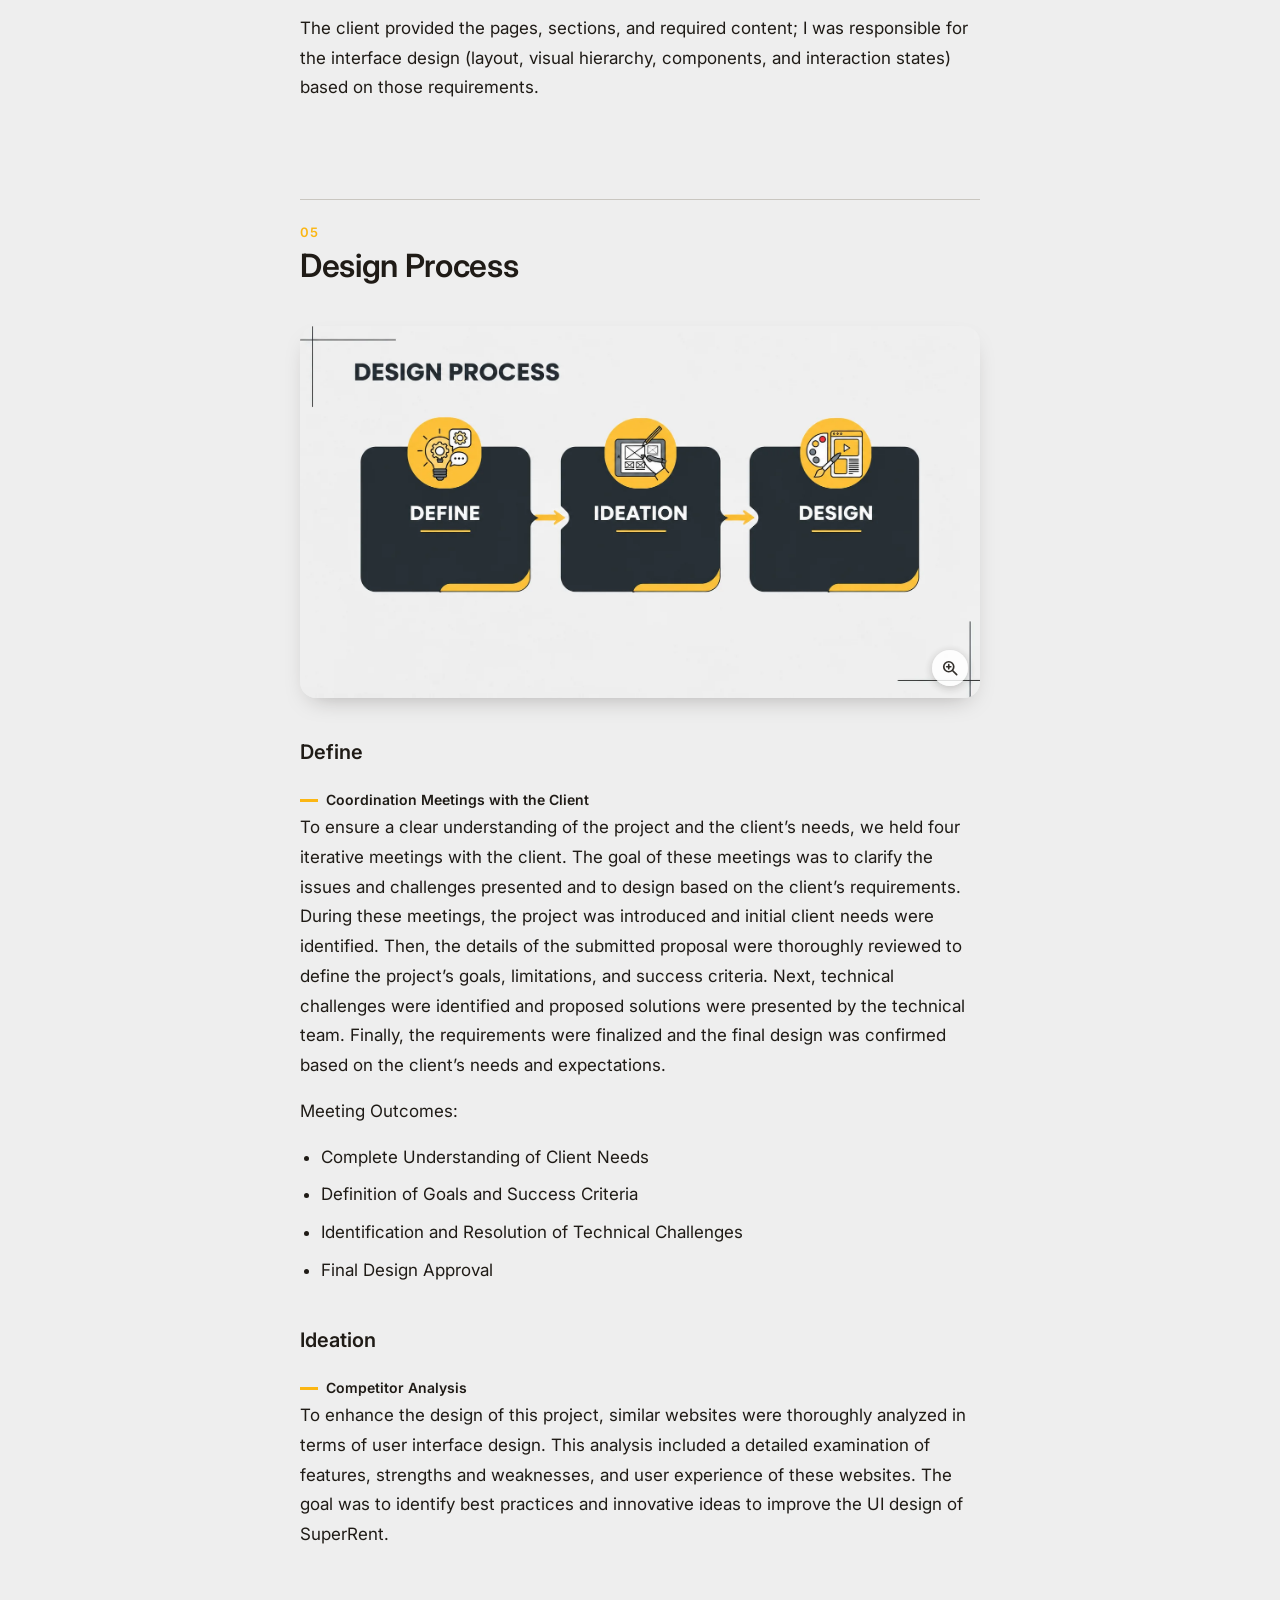
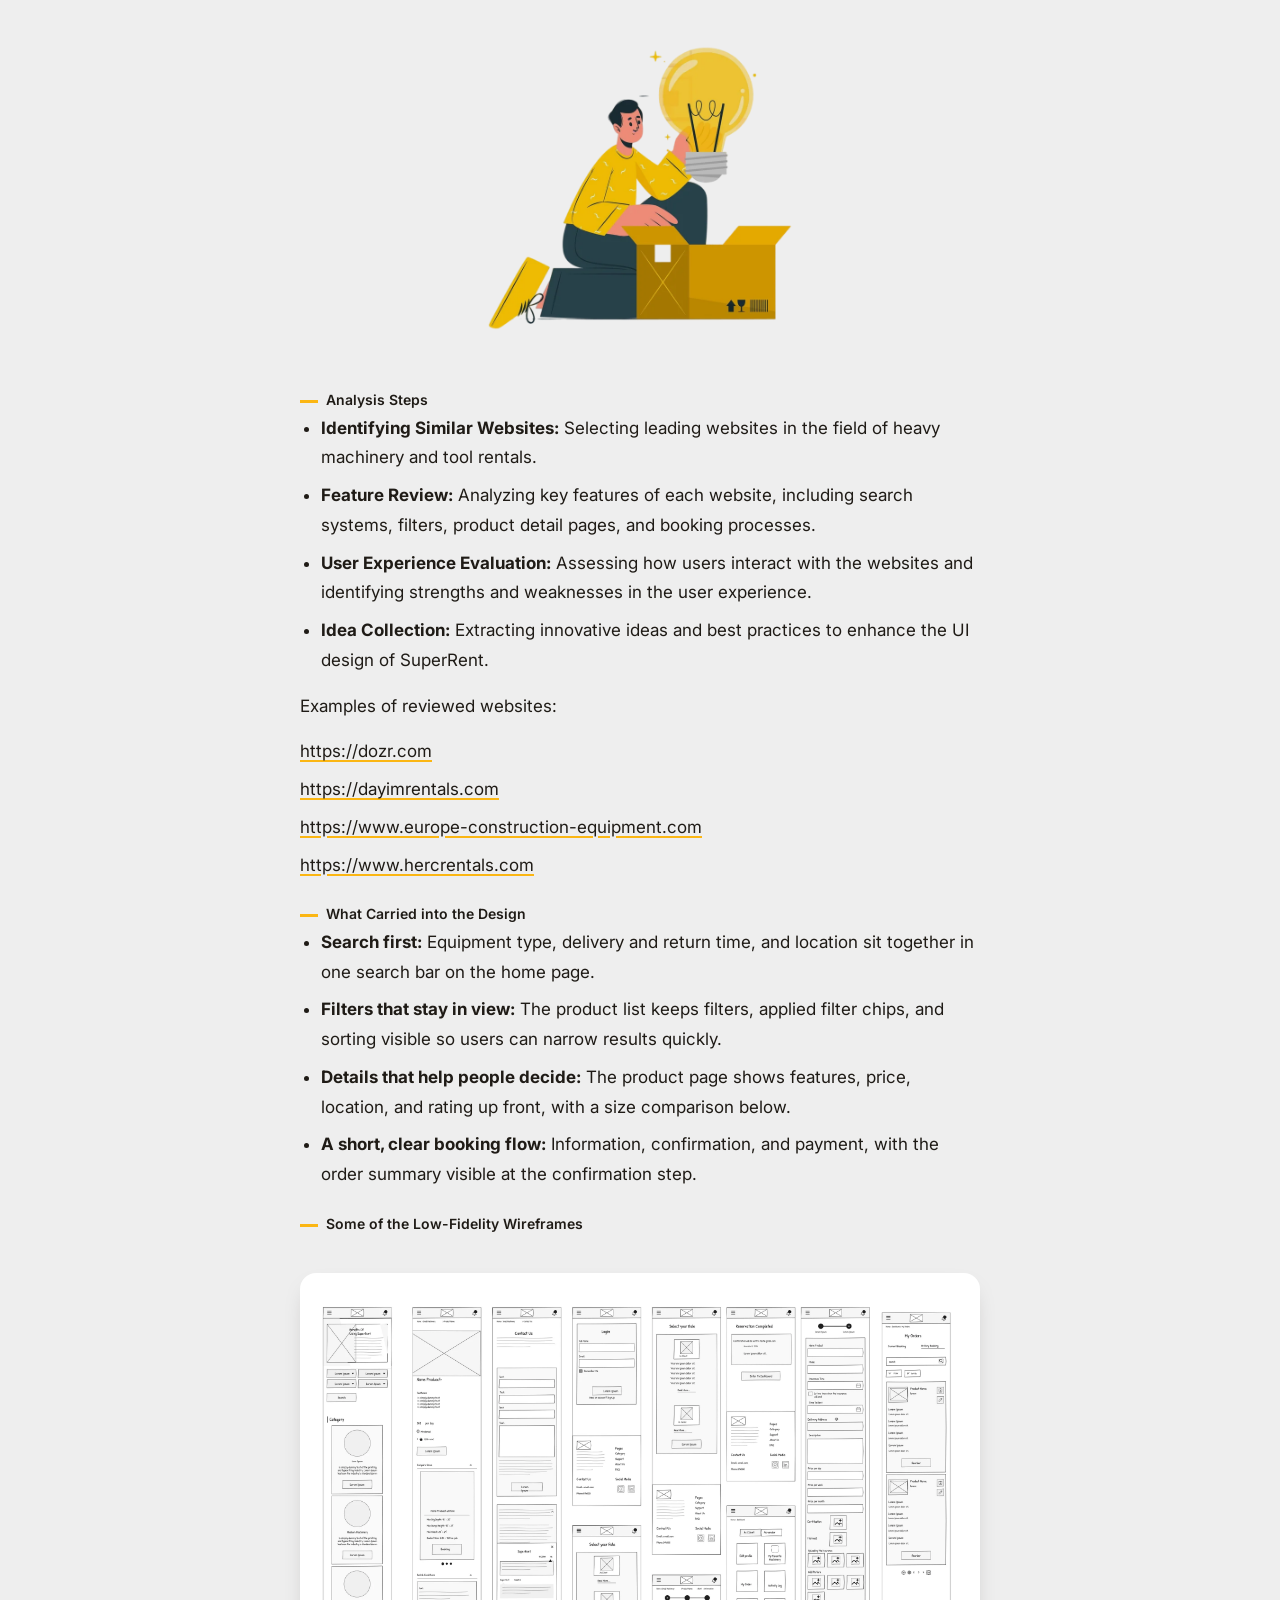
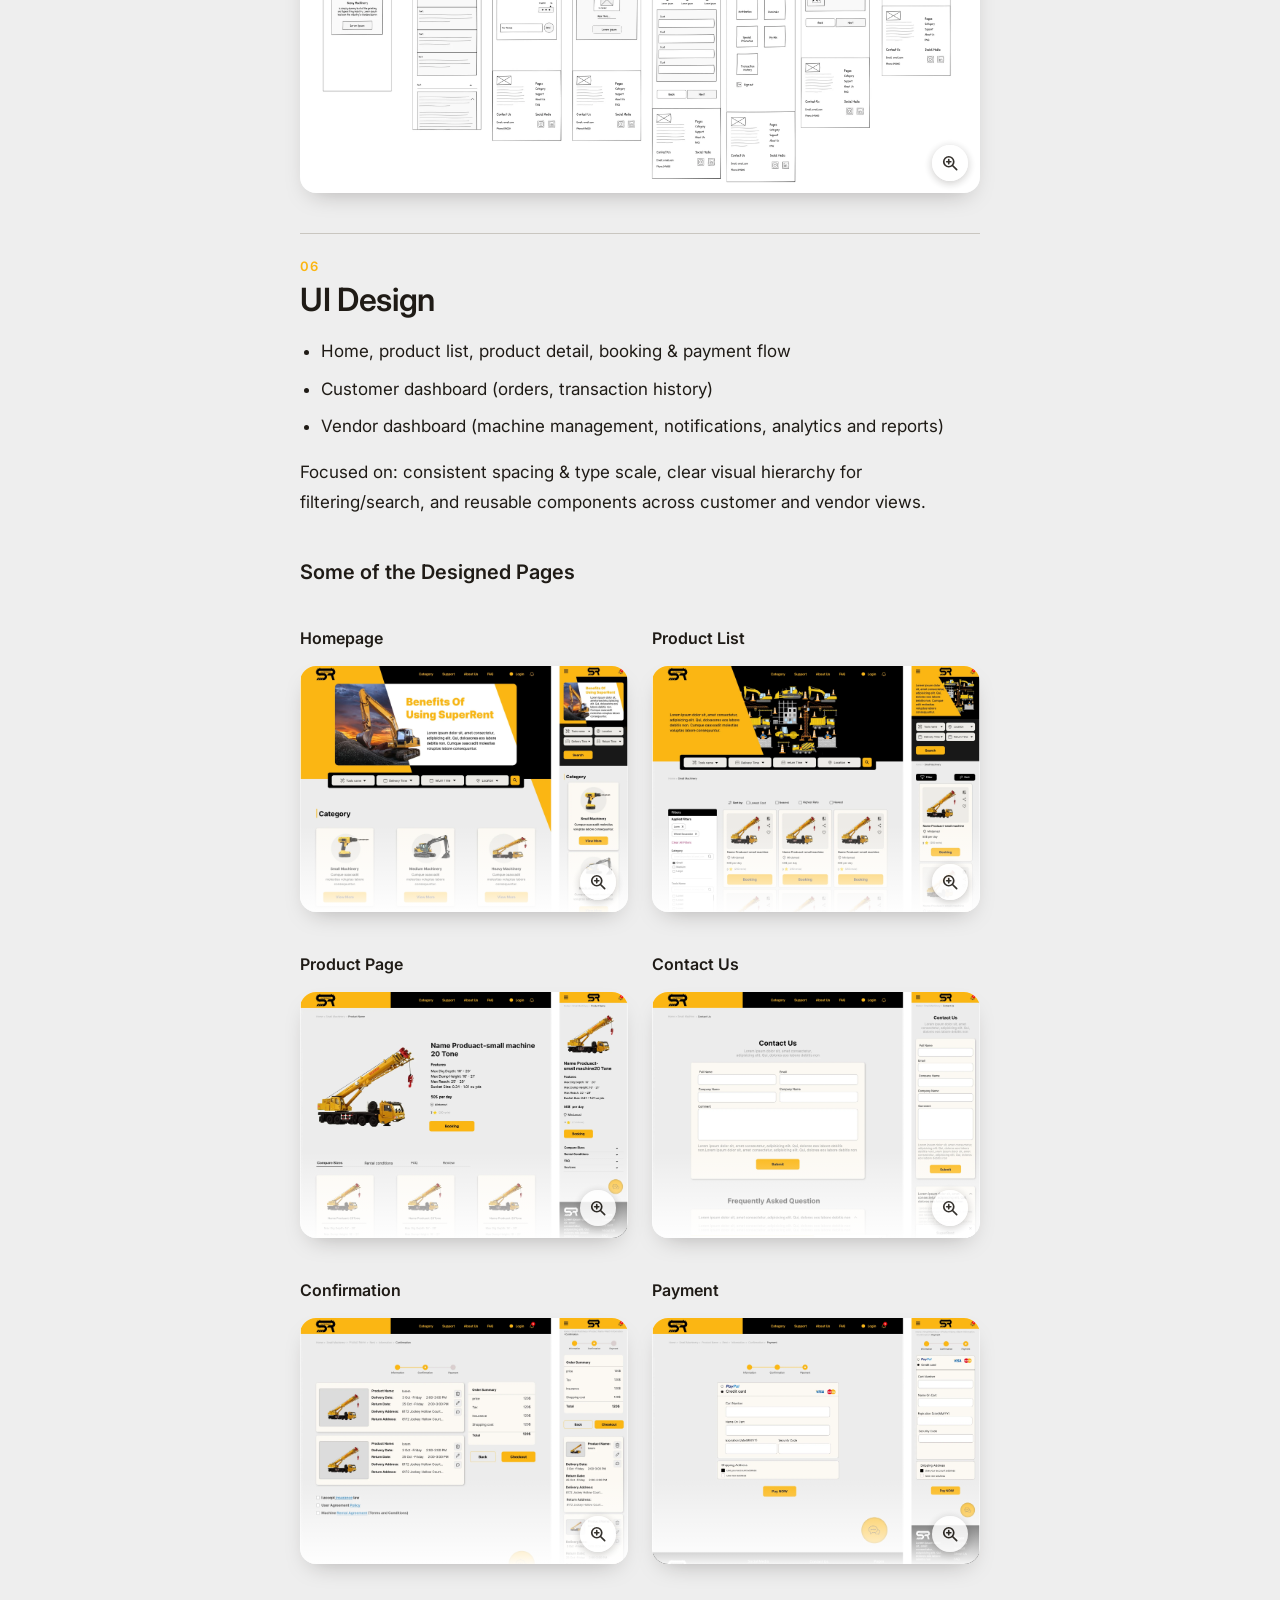
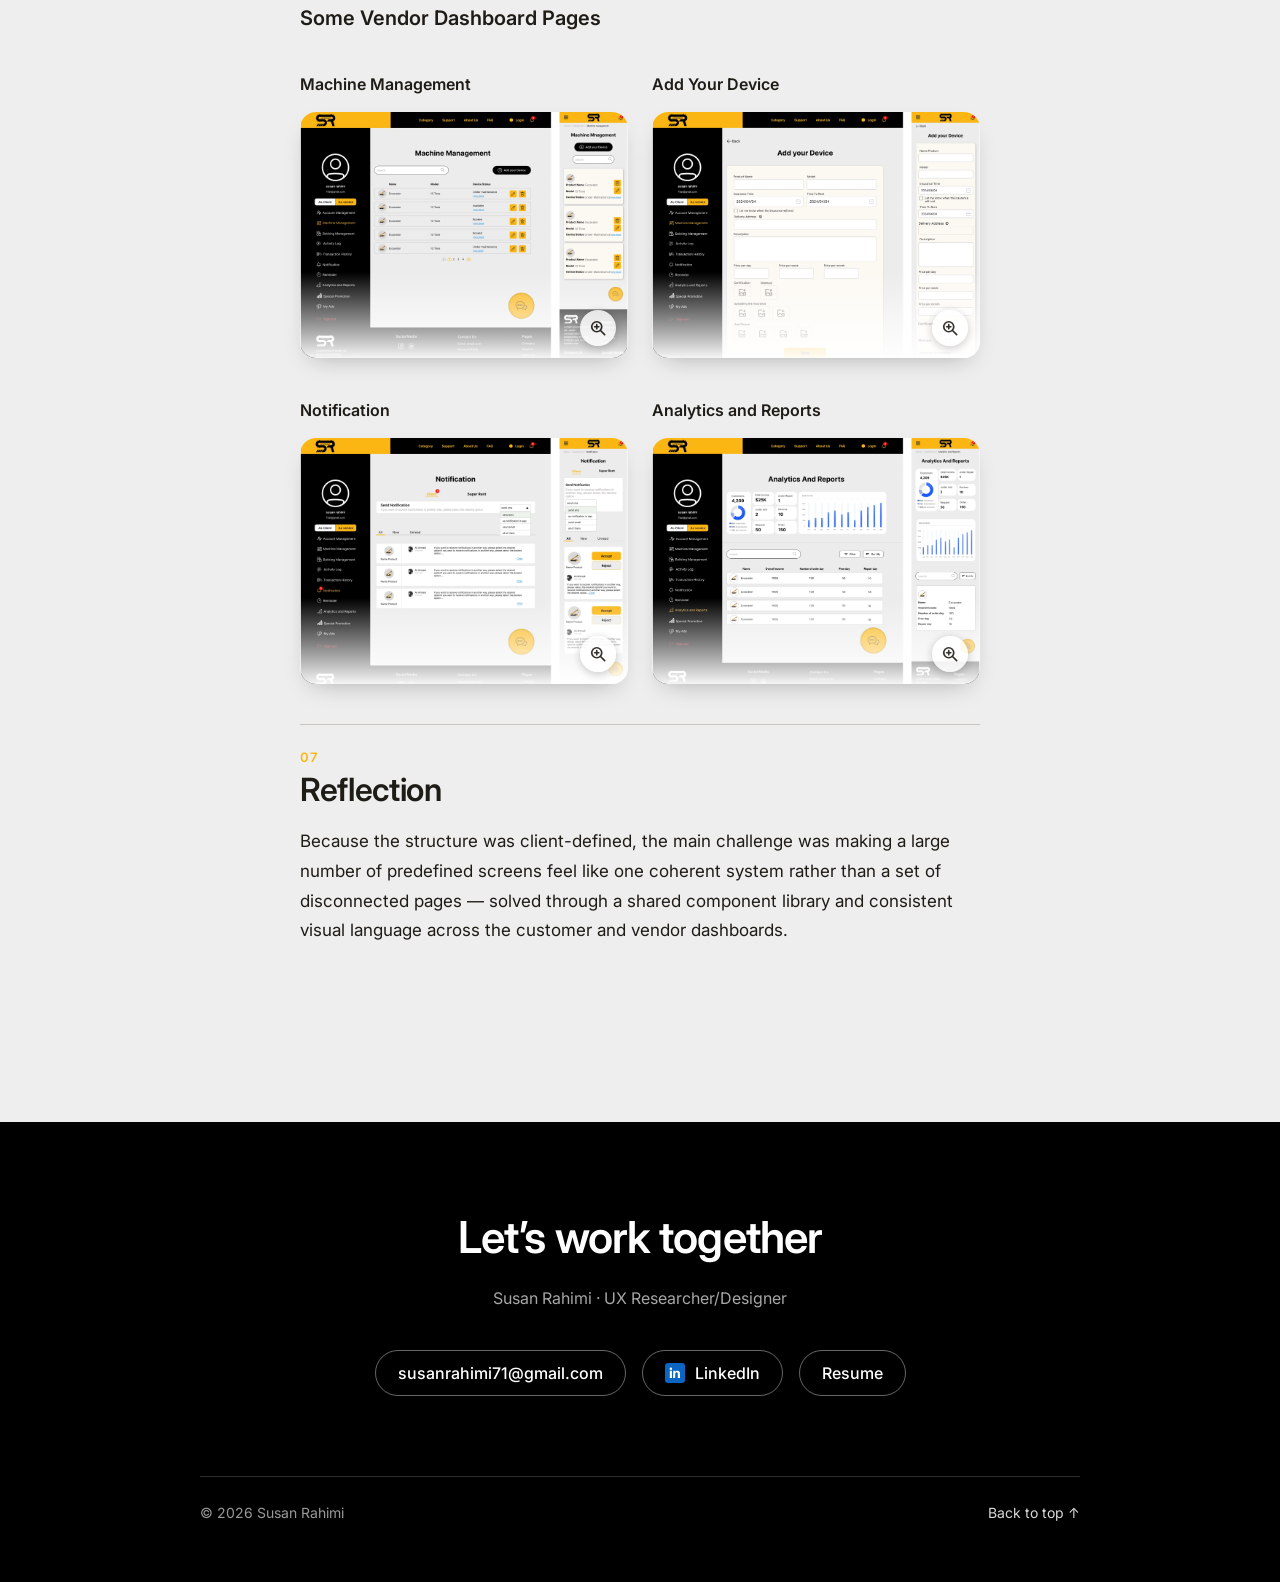
<file: projects/superrent.html>
<!DOCTYPE html>
<html lang="en">
<head>
<meta charset="utf-8">
<meta name="viewport" content="width=device-width, initial-scale=1">
<title>SuperRent | Susan Rahimi</title>
<meta name="description" content="UI design case study: SuperRent, a heavy equipment rental web application.">
<link rel="preconnect" href="https://fonts.googleapis.com">
<link rel="preconnect" href="https://fonts.gstatic.com" crossorigin>
<link href="https://fonts.googleapis.com/css2?family=Inter:wght@400;500;600&display=swap" rel="stylesheet">
<link rel="stylesheet" href="../css/project.css">
</head>
<body id="top" class="theme-superrent">

<header class="site-header">
  <a class="brand" href="../index.html">Susan Rahimi</a>
  <nav class="nav" aria-label="Main">
    <a href="../index.html">Work</a>
    <a href="../about.html">About</a>
    <a href="../resume.pdf">Resume</a>
  </nav>
</header>

<div class="progress" aria-hidden="true"><span></span></div>

<main class="case">
  <a class="back" href="../index.html">&larr; Work</a>
  <h1 class="sr-only">SuperRent (Heavy Equipment Rental Website)</h1>

  <figure class="cover">
    <img src="../images/superrent/cover.webp" width="1600" height="1060" alt="SuperRent heavy equipment rental website shown on a laptop and a phone">
  </figure>

  <section class="summary" aria-label="Project summary">
    <dl>
      <div><dt>Role</dt><dd>UI Designer</dd></div>
      <div><dt>Timeline</dt><dd>3 weeks</dd></div>
      <div><dt>Tools</dt><dd>Figma, Google Meet</dd></div>
    </dl>
    <p>SuperRent is a platform for renting heavy machinery in Canada. The client came to us with a proposal and a feature list, and asked us to focus on the visual design and the flows, making both modern and easy to use. I turned that structure into a clean, consistent interface, from search and booking to the customer and vendor dashboards, so a large number of screens feel like one product.</p>
  </section>

  <div class="prose">
    <h2>About Project</h2>
    <p>SuperRent is a web application for renting heavy machinery and equipment in Canada. For this project, the client had already defined the page structure, sections, and content requirements. My role was to take that structure and turn it into a clean, usable, and visually consistent UI.</p>
    <h2>Project Goals</h2>
    <ul><li><strong>Create a User-Friendly Platform:</strong> Design a simple and intuitive user interface for all users, from beginners to professionals.</li><li><strong>Easy Search:</strong> Enable quick and accurate searches based on the type of equipment, desired time frame, and other important criteria.</li><li><strong>Online Booking:</strong> Provide the ability to book online and manage rentals efficiently.</li></ul>
  </div>

  <figure class="illus"><img src="../images/superrent/goals.webp" width="500" height="500" alt="Illustration of a person thinking in front of a goals checklist" loading="lazy"></figure>

  <div class="prose">
    <h2>Project Features</h2>
    <ul><li><strong>Advanced Filters:</strong> Allow filtering of products based on categories, brand, location, price, and rental duration.</li><li><strong>Product Details Page:</strong> Display product features, rental conditions, user reviews, Q&amp;A, and the ability to compare with similar products.</li><li><strong>Online Support:</strong> Offer online support to address user questions and issues at any time.</li><li><strong>Dashboard Design:</strong> Create user-friendly dashboards for customers and vendors, tailored to the needs and specifications outlined in the proposal.</li></ul>
  </div>

  <figure class="illus"><img src="../images/superrent/features.webp" width="500" height="500" alt="Illustration of a person holding a wrench next to gears and a progress bar" loading="lazy"></figure>

  <div class="prose">
    <h2>My Role</h2>
    <p>UI Designer (visual design &amp; UI systemization)</p>
    <p>The client provided the pages, sections, and required content; I was responsible for the interface design (layout, visual hierarchy, components, and interaction states) based on those requirements.</p>
    <h2>Design Process</h2>
  </div>

  <figure class="figure"><img src="../images/superrent/design-process.webp" width="1600" height="873" alt="Design process: Define, Ideation, Design" loading="lazy"></figure>

  <div class="prose">
    <h3>Define</h3>
    <h4>Coordination Meetings with the Client</h4>
    <p>To ensure a clear understanding of the project and the client’s needs, we held four iterative meetings with the client. The goal of these meetings was to clarify the issues and challenges presented and to design based on the client’s requirements. During these meetings, the project was introduced and initial client needs were identified. Then, the details of the submitted proposal were thoroughly reviewed to define the project’s goals, limitations, and success criteria. Next, technical challenges were identified and proposed solutions were presented by the technical team. Finally, the requirements were finalized and the final design was confirmed based on the client’s needs and expectations.</p>
    <p>Meeting Outcomes:</p>
    <ul><li>Complete Understanding of Client Needs</li><li>Definition of Goals and Success Criteria</li><li>Identification and Resolution of Technical Challenges</li><li>Final Design Approval</li></ul>
    <h3>Ideation</h3>
    <h4>Competitor Analysis</h4>
    <p>To enhance the design of this project, similar websites were thoroughly analyzed in terms of user interface design. This analysis included a detailed examination of features, strengths and weaknesses, and user experience of these websites. The goal was to identify best practices and innovative ideas to improve the UI design of SuperRent.</p>
  </div>

  <figure class="illus"><img src="../images/superrent/ideation.webp" width="800" height="800" alt="Illustration of a person holding a light bulb next to an open box" loading="lazy"></figure>

  <div class="prose">
    <h4>Analysis Steps</h4>
    <ul><li><strong>Identifying Similar Websites:</strong> Selecting leading websites in the field of heavy machinery and tool rentals.</li><li><strong>Feature Review:</strong> Analyzing key features of each website, including search systems, filters, product detail pages, and booking processes.</li><li><strong>User Experience Evaluation:</strong> Assessing how users interact with the websites and identifying strengths and weaknesses in the user experience.</li><li><strong>Idea Collection:</strong> Extracting innovative ideas and best practices to enhance the UI design of SuperRent.</li></ul>
    <p>Examples of reviewed websites:</p>
    <ul class="links"><li><a href="https://dozr.com" target="_blank" rel="noopener">https://dozr.com</a></li><li><a href="https://dayimrentals.com" target="_blank" rel="noopener">https://dayimrentals.com</a></li><li><a href="https://www.europe-construction-equipment.com" target="_blank" rel="noopener">https://www.europe-construction-equipment.com</a></li><li><a href="https://www.hercrentals.com" target="_blank" rel="noopener">https://www.hercrentals.com</a></li></ul>
    <h4>What Carried into the Design</h4>
    <ul><li><strong>Search first:</strong> Equipment type, delivery and return time, and location sit together in one search bar on the home page.</li><li><strong>Filters that stay in view:</strong> The product list keeps filters, applied filter chips, and sorting visible so users can narrow results quickly.</li><li><strong>Details that help people decide:</strong> The product page shows features, price, location, and rating up front, with a size comparison below.</li><li><strong>A short, clear booking flow:</strong> Information, confirmation, and payment, with the order summary visible at the confirmation step.</li></ul>
    <h4>Some of the Low-Fidelity Wireframes</h4>
  </div>

  <figure class="figure"><img src="../images/superrent/wireframes.webp" width="2200" height="1682" alt="Low-fidelity mobile wireframes: home, product page, contact us, login, select your role, reservation completed, booking steps, device form, dashboard menu and my orders" loading="lazy"></figure>

  <div class="prose">
    <h2>UI Design</h2>
    <ul><li>Home, product list, product detail, booking &amp; payment flow</li><li>Customer dashboard (orders, transaction history)</li><li>Vendor dashboard (machine management, notifications, analytics and reports)</li></ul>
    <p>Focused on: consistent spacing &amp; type scale, clear visual hierarchy for filtering/search, and reusable components across customer and vendor views.</p>
    <h3>Some of the Designed Pages</h3>
  </div>

  <div class="gallery">
    <figure class="shot"><figcaption>Homepage</figcaption><img src="../images/superrent/homepage.webp" width="1800" height="1500" alt="Homepage design, desktop and mobile" loading="lazy"></figure>
    <figure class="shot"><figcaption>Product List</figcaption><img src="../images/superrent/product-list.webp" width="1800" height="1500" alt="Product list page design with filters, desktop and mobile" loading="lazy"></figure>
    <figure class="shot"><figcaption>Product Page</figcaption><img src="../images/superrent/product-page.webp" width="1800" height="1500" alt="Product page design with features, price and compare sizes, desktop and mobile" loading="lazy"></figure>
    <figure class="shot"><figcaption>Contact Us</figcaption><img src="../images/superrent/contact-us.webp" width="1800" height="1500" alt="Contact Us page with form, FAQ and chat window, desktop and mobile" loading="lazy"></figure>
    <figure class="shot"><figcaption>Confirmation</figcaption><img src="../images/superrent/confirmation.webp" width="1800" height="1500" alt="Booking confirmation step with order summary, desktop and mobile" loading="lazy"></figure>
    <figure class="shot"><figcaption>Payment</figcaption><img src="../images/superrent/payment.webp" width="1800" height="1500" alt="Payment step with card form and shipping address, desktop and mobile" loading="lazy"></figure>
  </div>

  <div class="prose">
    <h3>Some Vendor Dashboard Pages</h3>
  </div>

  <div class="gallery">
    <figure class="shot"><figcaption>Machine Management</figcaption><img src="../images/superrent/device-management.webp" width="1800" height="1500" alt="Machine management dashboard table, desktop and mobile" loading="lazy"></figure>
    <figure class="shot"><figcaption>Add Your Device</figcaption><img src="../images/superrent/add-new-device.webp" width="1800" height="1500" alt="Add your device form, desktop and mobile" loading="lazy"></figure>
    <figure class="shot"><figcaption>Notification</figcaption><img src="../images/superrent/notification.webp" width="1800" height="1500" alt="Notification page with client and vendor tabs, desktop and mobile" loading="lazy"></figure>
    <figure class="shot"><figcaption>Analytics and Reports</figcaption><img src="../images/superrent/analytics-reporting.webp" width="1800" height="1500" alt="Analytics and reports dashboard with income chart and device table, desktop and mobile" loading="lazy"></figure>
  </div>

  <div class="prose">
    <h2>Reflection</h2>
    <p>Because the structure was client-defined, the main challenge was making a large number of predefined screens feel like one coherent system rather than a set of disconnected pages — solved through a shared component library and consistent visual language across the customer and vendor dashboards.</p>
  </div>
</main>

<footer class="site-footer">
  <div class="footer-inner">
    <p class="footer-title">Let&rsquo;s work together</p>
    <p class="footer-sub">Susan Rahimi &middot; UX Researcher/Designer</p>
    <div class="footer-links">
      <a href="mailto:susanrahimi71@gmail.com">susanrahimi71@gmail.com</a>
      <a href="https://www.linkedin.com/in/susan-rahimi/" target="_blank" rel="noopener"><svg viewBox="0 0 40 40" aria-hidden="true"><rect width="40" height="40" rx="6" fill="#0A66C2"/><path fill="#fff" d="M9.6 15.6h4.3V30H9.6zM11.75 8.9a2.5 2.5 0 110 5 2.5 2.5 0 010-5zM16.6 15.6h4.1v2h.06c.57-1.08 1.97-2.2 4.05-2.2 4.33 0 5.13 2.85 5.13 6.55V30h-4.3v-7.3c0-1.74-.03-3.98-2.42-3.98-2.43 0-2.8 1.9-2.8 3.85V30h-4.3z"/></svg>LinkedIn</a>
      <a href="../resume.pdf">Resume</a>
    </div>
    <div class="footer-bottom"><span>&copy; 2026 Susan Rahimi</span><a href="#top">Back to top &uarr;</a></div>
  </div>
</footer>

<script src="../js/lightbox.js" defer></script>
<script src="../js/progress.js" defer></script>
</body>
</html>
</file>
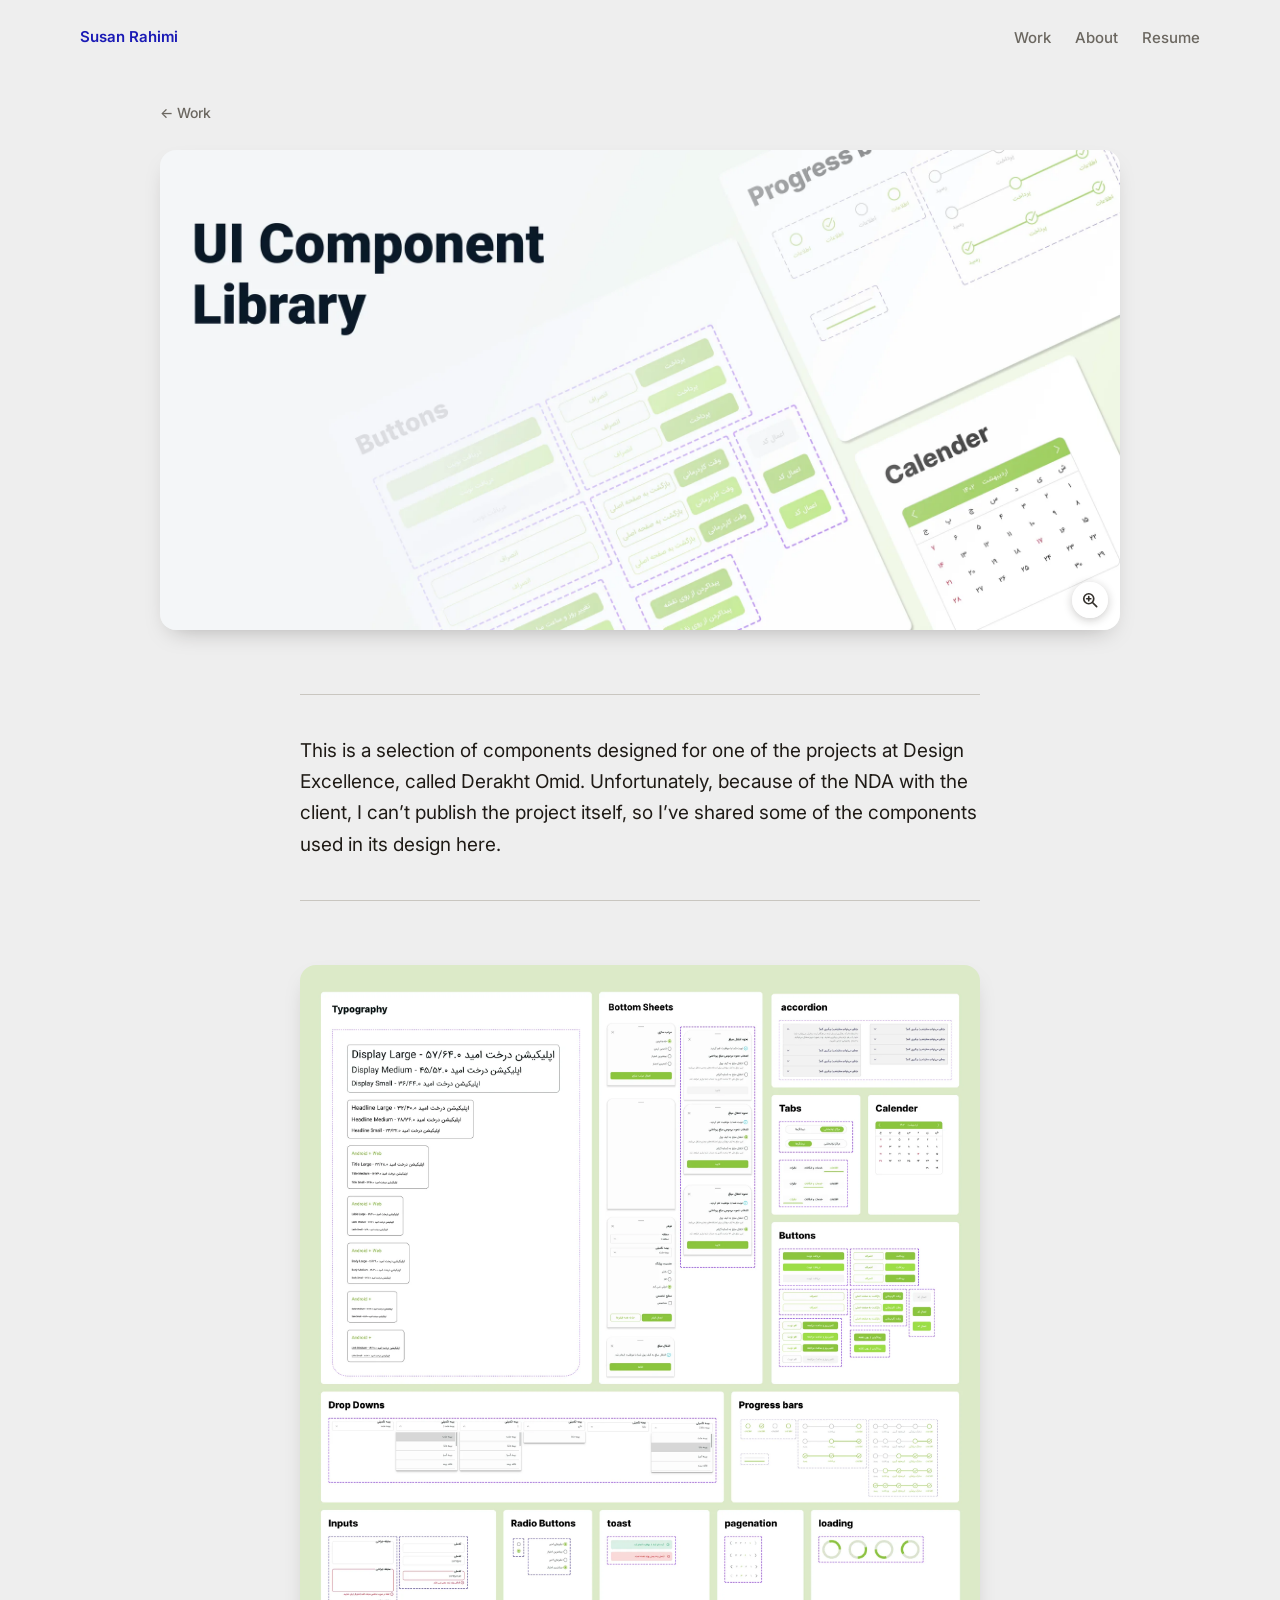
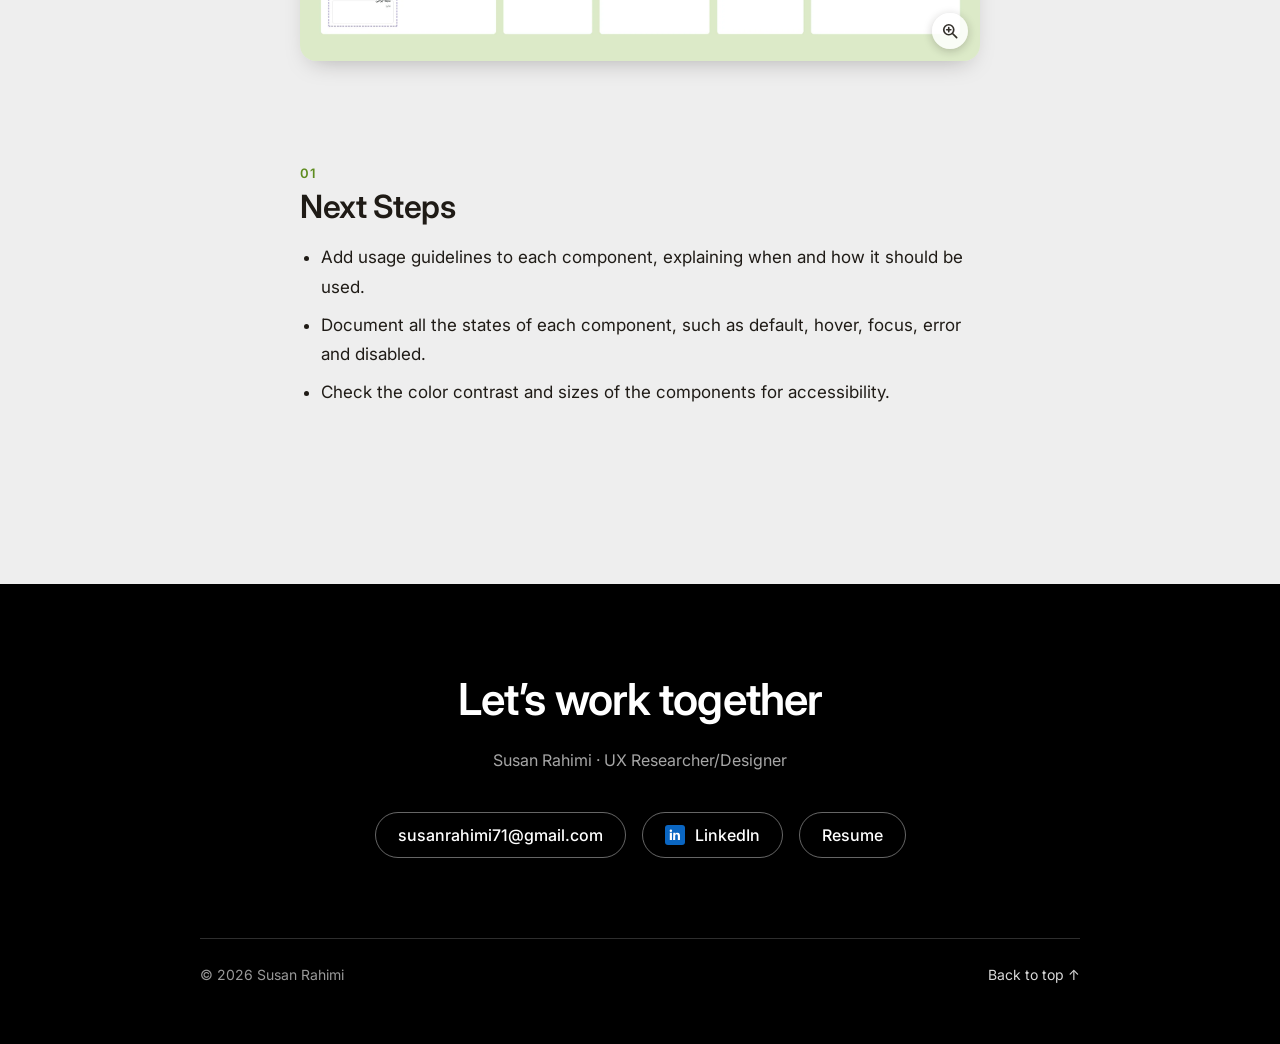
<file: projects/ui-component-library.html>
<!DOCTYPE html>
<html lang="en">
<head>
<meta charset="utf-8">
<meta name="viewport" content="width=device-width, initial-scale=1">
<title>UI Component Library | Susan Rahimi</title>
<meta name="description" content="UI component library: a selection of components designed for the Derakht Omid project at Design Excellence.">
<link rel="preconnect" href="https://fonts.googleapis.com">
<link rel="preconnect" href="https://fonts.gstatic.com" crossorigin>
<link href="https://fonts.googleapis.com/css2?family=Inter:wght@400;500;600&display=swap" rel="stylesheet">
<link rel="stylesheet" href="../css/project.css">
</head>
<body id="top" class="theme-components">

<header class="site-header">
  <a class="brand" href="../index.html">Susan Rahimi</a>
  <nav class="nav" aria-label="Main">
    <a href="../index.html">Work</a>
    <a href="../about.html">About</a>
    <a href="../resume.pdf">Resume</a>
  </nav>
</header>

<div class="progress" aria-hidden="true"><span></span></div>

<main class="case">
  <a class="back" href="../index.html">&larr; Work</a>
  <h1 class="sr-only">UI Component Library</h1>

  <figure class="cover">
    <img src="../images/component-library/cover.webp" width="2000" height="1000" alt="UI Component Library cover with buttons, progress bars and calendar components">
  </figure>

  <section class="summary" aria-label="Project summary">
    <p>This is a selection of components designed for one of the projects at Design Excellence, called Derakht Omid. Unfortunately, because of the NDA with the client, I can&rsquo;t publish the project itself, so I&rsquo;ve shared some of the components used in its design here.</p>
  </section>

  <figure class="figure"><img src="../images/component-library/components.webp" width="2000" height="2046" alt="Component library board: typography, bottom sheets, accordion, tabs, calendar, buttons, drop downs, progress bars, inputs, radio buttons, toast, pagination and loading" loading="lazy"></figure>

  <div class="prose">
    <h2>Next Steps</h2>
    <ul>
      <li>Add usage guidelines to each component, explaining when and how it should be used.</li>
      <li>Document all the states of each component, such as default, hover, focus, error and disabled.</li>
      <li>Check the color contrast and sizes of the components for accessibility.</li>
    </ul>
  </div>
</main>

<footer class="site-footer">
  <div class="footer-inner">
    <p class="footer-title">Let&rsquo;s work together</p>
    <p class="footer-sub">Susan Rahimi &middot; UX Researcher/Designer</p>
    <div class="footer-links">
      <a href="mailto:susanrahimi71@gmail.com">susanrahimi71@gmail.com</a>
      <a href="https://www.linkedin.com/in/susan-rahimi/" target="_blank" rel="noopener"><svg viewBox="0 0 40 40" aria-hidden="true"><rect width="40" height="40" rx="6" fill="#0A66C2"/><path fill="#fff" d="M9.6 15.6h4.3V30H9.6zM11.75 8.9a2.5 2.5 0 110 5 2.5 2.5 0 010-5zM16.6 15.6h4.1v2h.06c.57-1.08 1.97-2.2 4.05-2.2 4.33 0 5.13 2.85 5.13 6.55V30h-4.3v-7.3c0-1.74-.03-3.98-2.42-3.98-2.43 0-2.8 1.9-2.8 3.85V30h-4.3z"/></svg>LinkedIn</a>
      <a href="../resume.pdf">Resume</a>
    </div>
    <div class="footer-bottom"><span>&copy; 2026 Susan Rahimi</span><a href="#top">Back to top &uarr;</a></div>
  </div>
</footer>

<script src="../js/lightbox.js" defer></script>
<script src="../js/progress.js" defer></script>
</body>
</html>
</file>
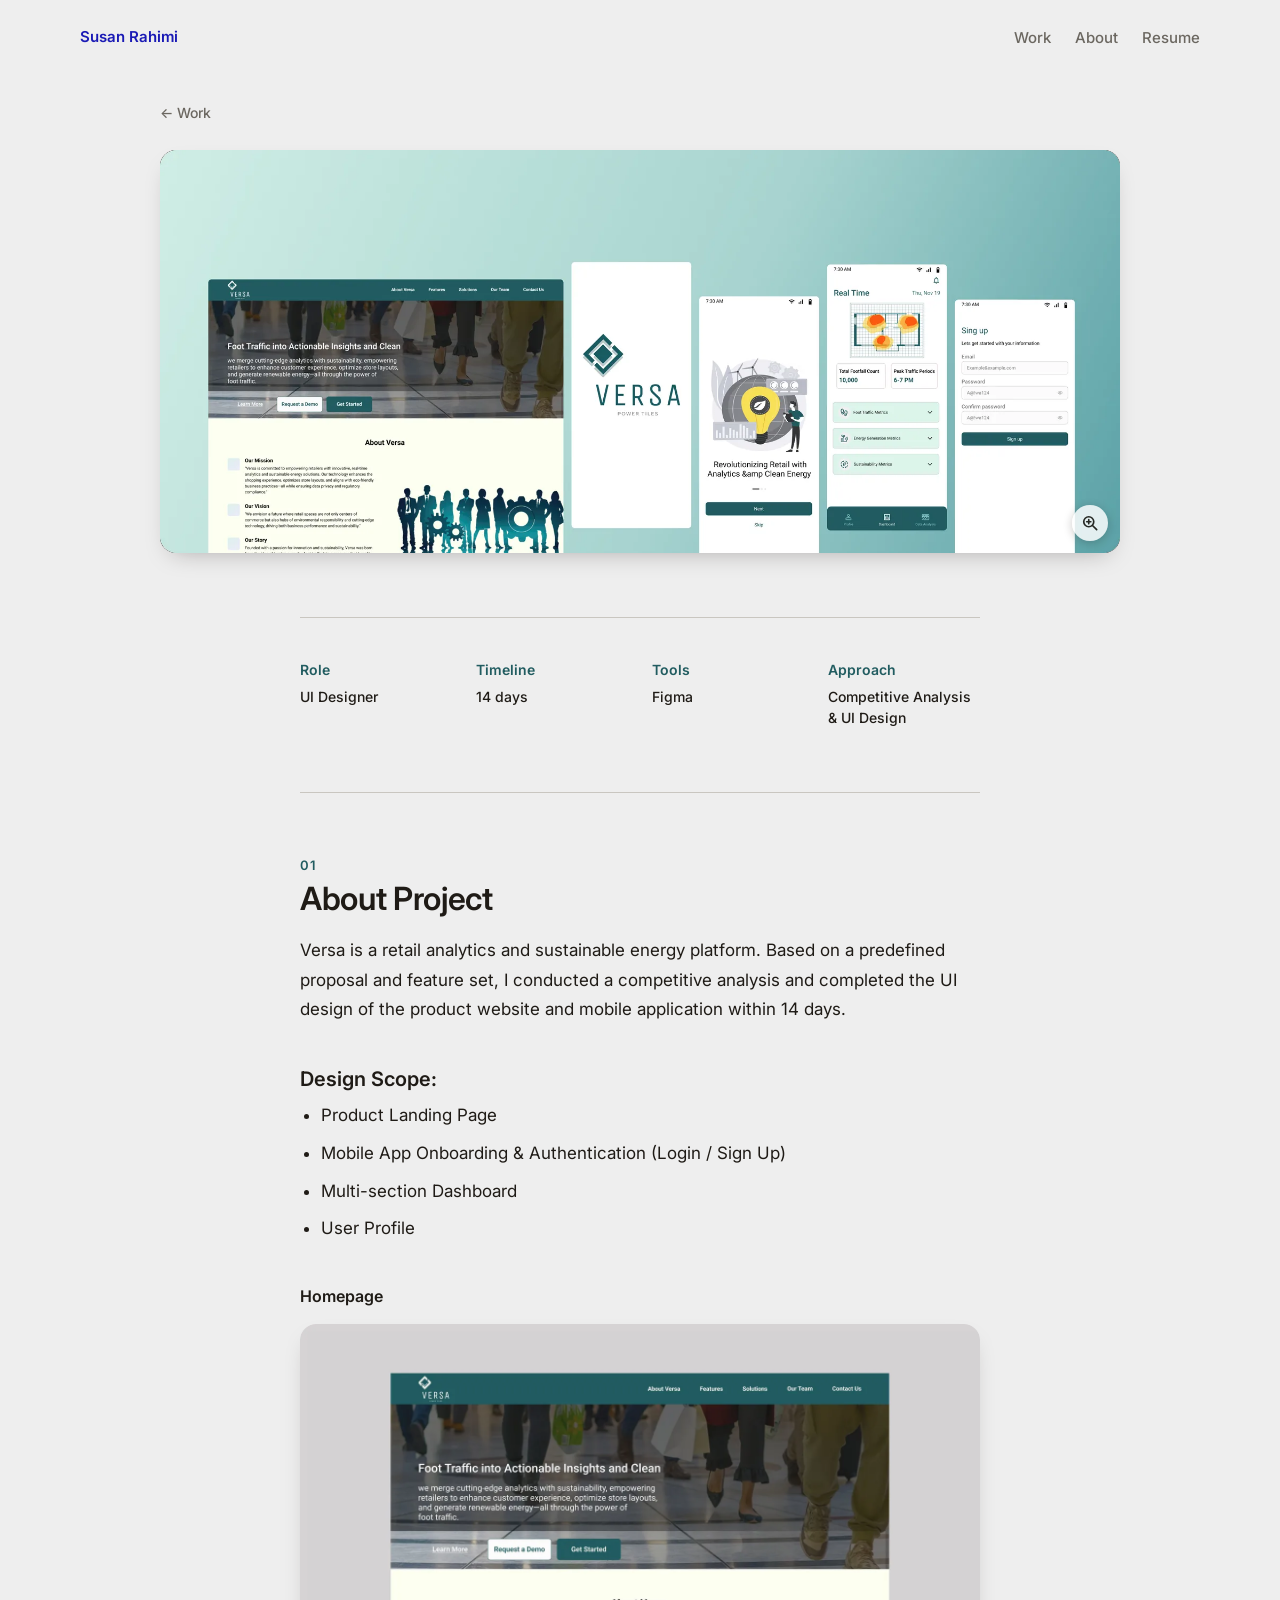
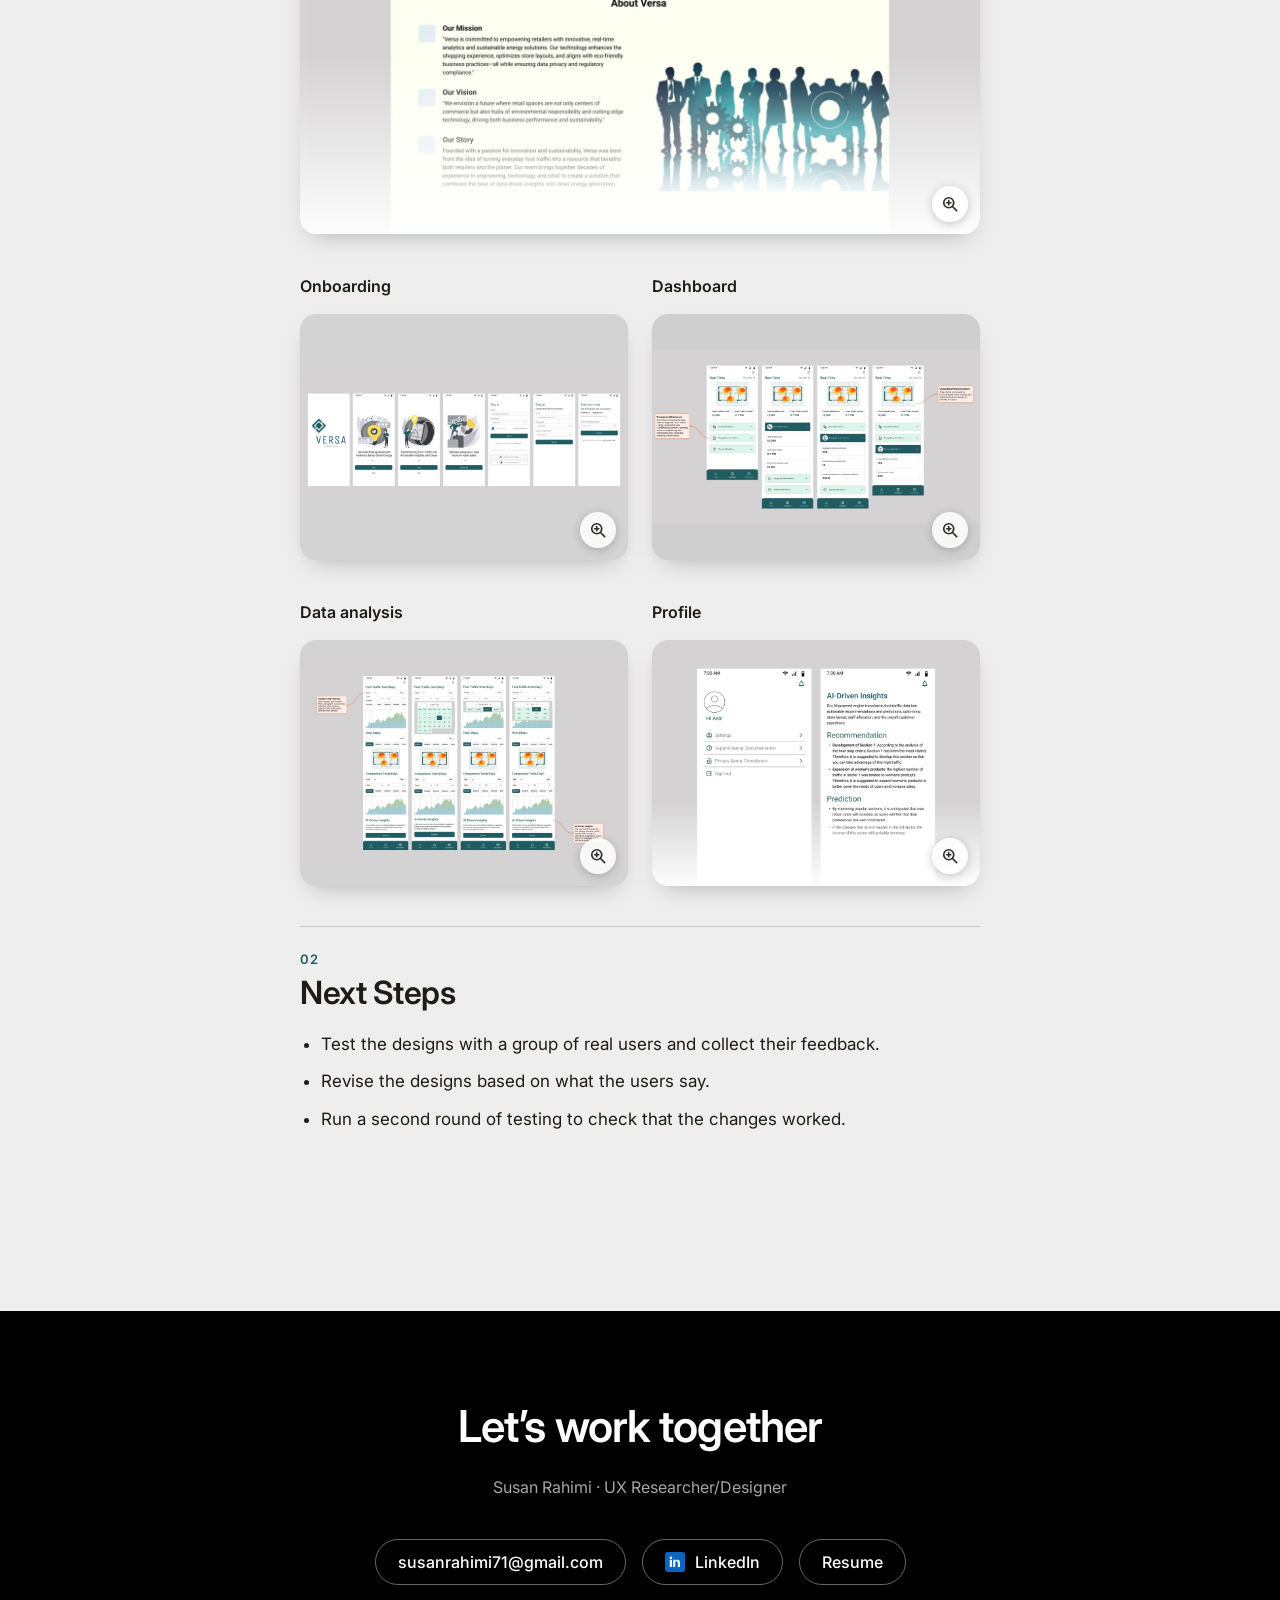
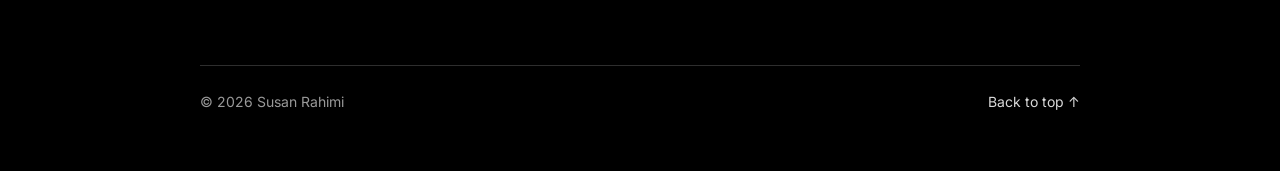
<file: projects/versa.html>
<!DOCTYPE html>
<html lang="en">
<head>
<meta charset="utf-8">
<meta name="viewport" content="width=device-width, initial-scale=1">
<title>Versa | Susan Rahimi</title>
<meta name="description" content="UI design showcase: Versa, a retail analytics and sustainable energy platform.">
<link rel="preconnect" href="https://fonts.googleapis.com">
<link rel="preconnect" href="https://fonts.gstatic.com" crossorigin>
<link href="https://fonts.googleapis.com/css2?family=Inter:wght@400;500;600&display=swap" rel="stylesheet">
<link rel="stylesheet" href="../css/project.css">
</head>
<body id="top" class="theme-versa">

<header class="site-header">
  <a class="brand" href="../index.html">Susan Rahimi</a>
  <nav class="nav" aria-label="Main">
    <a href="../index.html">Work</a>
    <a href="../about.html">About</a>
    <a href="../resume.pdf">Resume</a>
  </nav>
</header>

<div class="progress" aria-hidden="true"><span></span></div>

<main class="case">
  <a class="back" href="../index.html">&larr; Work</a>
  <h1 class="sr-only">Versa</h1>

  <figure class="cover">
    <img src="../images/versa/cover.webp" width="1800" height="756" alt="Versa UI design showcase">
  </figure>

  <section class="summary" aria-label="Project summary">
    <dl>
      <div><dt>Role</dt><dd>UI Designer</dd></div>
      <div><dt>Timeline</dt><dd>14 days</dd></div>
      <div><dt>Tools</dt><dd>Figma</dd></div>
      <div><dt>Approach</dt><dd>Competitive Analysis &amp; UI Design</dd></div>
    </dl>
  </section>

  <div class="prose">
    <h2>About Project</h2>
    <p>Versa is a retail analytics and sustainable energy platform. Based on a predefined proposal and feature set, I conducted a competitive analysis and completed the UI design of the product website and mobile application within 14 days.</p>
    <h3>Design Scope:</h3>
    <ul>
      <li>Product Landing Page</li>
      <li>Mobile App Onboarding &amp; Authentication (Login / Sign Up)</li>
      <li>Multi-section Dashboard</li>
      <li>User Profile</li>
    </ul>
  </div>

  <div class="gallery one">
    <figure class="shot"><figcaption>Homepage</figcaption><img src="../images/versa/homepage.webp" width="1400" height="3930" alt="Versa product landing page" loading="lazy"></figure>
  </div>

  <div class="gallery">
    <figure class="shot fit" style="--fit-bg:#d3d3d3"><figcaption>Onboarding</figcaption><img src="../images/versa/onboarding.webp" width="2000" height="760" alt="Mobile app onboarding and authentication screens" loading="lazy"></figure>
    <figure class="shot fit" style="--fit-bg:#cfcfcf"><figcaption>Dashboard</figcaption><img src="../images/versa/dashboard.webp" width="2000" height="1046" alt="Multi-section dashboard" loading="lazy"></figure>
  </div>

  <div class="gallery">
    <figure class="shot fit" style="--fit-bg:#d3d3d3"><figcaption>Data analysis</figcaption><img src="../images/versa/data-analysis.webp" width="2000" height="1220" alt="Data analysis screens" loading="lazy"></figure>
    <figure class="shot"><figcaption>Profile</figcaption><img src="../images/versa/profile.webp" width="2000" height="1897" alt="User profile screens" loading="lazy"></figure>
  </div>

  <div class="prose">
    <h2>Next Steps</h2>
    <ul>
      <li>Test the designs with a group of real users and collect their feedback.</li>
      <li>Revise the designs based on what the users say.</li>
      <li>Run a second round of testing to check that the changes worked.</li>
    </ul>
  </div>
</main>

<footer class="site-footer">
  <div class="footer-inner">
    <p class="footer-title">Let&rsquo;s work together</p>
    <p class="footer-sub">Susan Rahimi &middot; UX Researcher/Designer</p>
    <div class="footer-links">
      <a href="mailto:susanrahimi71@gmail.com">susanrahimi71@gmail.com</a>
      <a href="https://www.linkedin.com/in/susan-rahimi/" target="_blank" rel="noopener"><svg viewBox="0 0 40 40" aria-hidden="true"><rect width="40" height="40" rx="6" fill="#0A66C2"/><path fill="#fff" d="M9.6 15.6h4.3V30H9.6zM11.75 8.9a2.5 2.5 0 110 5 2.5 2.5 0 010-5zM16.6 15.6h4.1v2h.06c.57-1.08 1.97-2.2 4.05-2.2 4.33 0 5.13 2.85 5.13 6.55V30h-4.3v-7.3c0-1.74-.03-3.98-2.42-3.98-2.43 0-2.8 1.9-2.8 3.85V30h-4.3z"/></svg>LinkedIn</a>
      <a href="../resume.pdf">Resume</a>
    </div>
    <div class="footer-bottom"><span>&copy; 2026 Susan Rahimi</span><a href="#top">Back to top &uarr;</a></div>
  </div>
</footer>

<script src="../js/lightbox.js" defer></script>
<script src="../js/progress.js" defer></script>
</body>
</html>
</file>
<file: css/project.css>
:root{
  /* Color (same as home) */
  --bg:#eeeeee;
  --ink:#1f1b16;
  --ink-2:#6b6760;
  --line:#c9c6c0;
  --accent:#1a1ab5;
  --footer:#000;

  /* Type scale (base 16px) */
  --font:'Inter',system-ui,-apple-system,'Segoe UI',Roboto,Helvetica,Arial,sans-serif;
  --fs-h2:clamp(1.5rem,2vw + 1rem,2rem);
  --fs-h3:1.25rem;
  --fs-body:1rem;
  --fs-label:.8125rem;
  --fs-small:.875rem;
  --fs-nav:.9375rem;

  /* Spacing (multiples of 8) */
  --s1:8px; --s2:16px; --s3:24px; --s5:40px; --s8:64px; --s12:96px;
}
*,*::before,*::after{box-sizing:border-box}
html{-webkit-text-size-adjust:100%}
body{margin:0;background:var(--bg);color:var(--ink);font-family:var(--font);font-size:var(--fs-body);line-height:1.7;-webkit-font-smoothing:antialiased}
img{display:block;max-width:100%;height:auto}
a{color:inherit}
a:focus-visible{outline:2px solid var(--accent);outline-offset:4px;border-radius:2px}
.sr-only{position:absolute;width:1px;height:1px;margin:-1px;padding:0;overflow:hidden;clip:rect(0,0,0,0);white-space:nowrap;border:0}

/* Header */
.site-header{display:flex;justify-content:space-between;align-items:center;gap:var(--s3);padding:var(--s3) var(--s5);max-width:1200px;margin:0 auto}
.brand{font-size:var(--fs-nav);font-weight:600;text-decoration:none;color:var(--accent)}
.nav{display:flex;gap:var(--s3)}
.nav a{font-size:var(--fs-nav);font-weight:500;text-decoration:none;color:var(--ink-2);line-height:1.4}
.nav a[aria-current="page"],.nav a:hover{color:var(--ink)}

/* Case study */
.case{max-width:1040px;margin:0 auto;padding:var(--s3) var(--s5) var(--s12)}
.cover{max-width:1040px;margin:0 auto var(--s8)}
.cover img,.figure img{width:100%;border-radius:16px;box-shadow:0 10px 24px -12px rgba(31,27,22,.35)}
.prose{max-width:720px;margin:0 auto}
.prose h2{margin:var(--s12) 0 var(--s2);font-size:var(--fs-h2);font-weight:600;line-height:1.3;letter-spacing:-.01em}
.prose h2:first-child{margin-top:0}
.prose h3{margin:var(--s5) 0 var(--s1);font-size:var(--fs-h3);font-weight:600;line-height:1.4}
.prose h4{margin:var(--s3) 0 4px;font-size:var(--fs-small);font-weight:600;line-height:1.4;letter-spacing:0;text-transform:none;color:var(--accent)}
.prose p{margin:0 0 var(--s2)}
.prose ul{margin:0 0 var(--s2);padding-left:1.25em}
.prose li{margin-bottom:var(--s1)}
.prose .strong{font-weight:600}
.status{list-style:none;padding:0}
.figure{max-width:720px;margin:var(--s5) auto}

/* More projects: a separate band so it reads as outside this case study */
.more{background:#e3e2df;border-top:1px solid var(--line);padding:var(--s12) var(--s5) calc(var(--s8) + clamp(48px,8vw,96px))}
.more ul{display:grid;grid-template-columns:repeat(2,minmax(0,1fr));gap:var(--s2);max-width:840px;margin:0 auto;list-style:none;padding:0}
.more a{display:block;border-radius:16px;transition:transform .25s ease}
.more a:hover{transform:translateY(-4px)}
.more img{width:100%;border-radius:16px}

/* Footer */
.site-footer{position:relative;background:var(--footer);margin-top:var(--s8);color:#fff}
.footer-inner{display:flex;flex-direction:column;align-items:center;gap:var(--s3);max-width:960px;margin:0 auto;padding:clamp(50px,7vw,98px) var(--s5) 56px;text-align:center}
.footer-title{margin:0;font-size:clamp(1.75rem,3vw + 1rem,2.75rem);font-weight:600;line-height:1.15;letter-spacing:-.02em}
.footer-sub{margin:0;color:rgba(255,255,255,.65);font-size:var(--fs-body);line-height:1.5}
.footer-links{display:flex;flex-wrap:wrap;justify-content:center;gap:var(--s2);margin-top:var(--s2)}
.footer-links a{display:inline-flex;align-items:center;gap:10px;padding:12px 22px;border:1px solid rgba(255,255,255,.4);border-radius:999px;color:#fff;text-decoration:none;font-size:var(--fs-body);font-weight:500;line-height:1.2;transition:background .2s,color .2s,border-color .2s}
.footer-links a:hover{background:#fff;color:#000;border-color:#fff}
.footer-links a:focus-visible{outline:2px solid #fff;outline-offset:3px}
.footer-links svg{width:20px;height:20px}
.footer-bottom{display:flex;justify-content:space-between;align-items:center;gap:var(--s2);width:100%;margin-top:56px;padding-top:var(--s3);border-top:1px solid rgba(255,255,255,.18);font-size:var(--fs-small);color:rgba(255,255,255,.6)}
.footer-bottom a{color:rgba(255,255,255,.85);text-decoration:none}
.footer-bottom a:hover{color:#fff;text-decoration:underline}
@media (max-width:560px){.footer-bottom{flex-direction:column}}

@media (max-width:760px){
  .site-header{padding:var(--s2) var(--s3)}
  .case{padding:var(--s2) var(--s3) var(--s8)}
  .more{padding:var(--s8) var(--s3) calc(var(--s5) + 48px)}
  .more ul{grid-template-columns:1fr}
  .prose h2{margin-top:var(--s8)}
}
@media (prefers-reduced-motion:reduce){.more a{transition:none}.more a:hover{transform:none}}

/* Click-to-enlarge */
.zoom-btn{position:relative;display:block;width:100%;margin:0;padding:0;border:0;border-radius:16px;background:none;font:inherit;cursor:zoom-in}
.zoom-btn:focus-visible{outline:2px solid var(--accent);outline-offset:4px}
.zoom-btn::after{content:"";position:absolute;right:12px;bottom:12px;width:36px;height:36px;border-radius:50%;background:rgba(255,255,255,.92) url("data:image/svg+xml,%3Csvg xmlns='http://www.w3.org/2000/svg' viewBox='0 0 24 24' fill='none' stroke='%231f1b16' stroke-width='2' stroke-linecap='round'%3E%3Ccircle cx='10.5' cy='10.5' r='6'/%3E%3Cpath d='M15 15l5 5M10.5 8v5M8 10.5h5'/%3E%3C/svg%3E") center/20px no-repeat;box-shadow:0 2px 8px rgba(31,27,22,.25);opacity:.9;transition:opacity .2s}
.zoom-btn:hover::after{opacity:1}
.lightbox{position:fixed;inset:0;width:100%;height:100%;max-width:none;max-height:none;margin:0;padding:var(--s3);border:0;background:rgba(20,18,15,.88)}
.lightbox[open]{display:flex;align-items:center;justify-content:center}
.lightbox img{width:auto;height:auto;max-width:100%;max-height:100%;object-fit:contain;border-radius:12px;background:#fff}
.lightbox-close{position:fixed;top:16px;right:16px;width:44px;height:44px;border:0;border-radius:50%;background:#fff;color:var(--ink);font-size:28px;line-height:1;cursor:pointer}
.lightbox-close:focus-visible{outline:2px solid #fff;outline-offset:3px}

/* Case-study refinements (standard for every project page) */
body{font-size:1.0625rem;line-height:1.75}
.case{counter-reset:sec}
.prose{max-width:680px}
.figure{max-width:680px}

/* Reading progress */
.progress{position:fixed;top:0;left:0;right:0;z-index:30;height:3px;background:transparent}
.progress span{display:block;height:100%;background:var(--accent);transform-origin:left;transform:scaleX(0)}
.back{display:inline-block;margin-bottom:var(--s3);font-size:var(--fs-small);font-weight:500;color:var(--ink-2);text-decoration:none}
.back:hover{color:var(--ink)}

/* Numbered sections with clear separation */
.prose h2{counter-increment:sec;margin-top:var(--s12);padding-top:var(--s3);border-top:1px solid var(--line);scroll-margin-top:24px}
.prose h2::before{content:counter(sec,decimal-leading-zero);display:block;margin-bottom:4px;font-size:var(--fs-label);font-weight:600;letter-spacing:.08em;color:var(--accent)}
.case > .prose:first-of-type > h2:first-child{margin-top:0;border-top:0;padding-top:0}

/* Findings as cards */
.finding{margin-top:var(--s8);padding:var(--s5);background:#fff;border-radius:16px;box-shadow:0 10px 24px -16px rgba(31,27,22,.3)}
.finding h2{margin-top:0;padding-top:0;border-top:0}
.finding > :last-child{margin-bottom:0}

/* Hypothesis as a pull quote, test results as colour-coded rows, insights as cards */
.callout{margin:var(--s3) 0;padding:var(--s3);background:#fff;border-left:4px solid var(--accent);border-radius:0 12px 12px 0;font-size:1.25rem;font-weight:500;line-height:1.55}
.status li{margin-bottom:var(--s1);padding:12px var(--s2);border-radius:12px}
.status li:nth-child(1){background:#d9eed9}
.status li:nth-child(2){background:#fbebc8}
.status li:nth-child(3){background:#f7d8d5}
.insights{display:grid;gap:var(--s2);padding:0;list-style:none}
.insights li{margin:0;padding:var(--s3);background:#fff;border-top:3px solid var(--accent);border-radius:12px}

@media (max-width:760px){
  .finding{padding:var(--s3)}
}

/* Summary */
.summary{max-width:680px;margin:0 auto var(--s8);padding:var(--s5) 0;border-top:1px solid var(--line);border-bottom:1px solid var(--line)}
.summary dl{display:grid;grid-template-columns:repeat(auto-fit,minmax(150px,1fr));gap:var(--s3);margin:0 0 var(--s3)}
.summary dt{margin-bottom:4px;font-size:var(--fs-small);font-weight:600;letter-spacing:0;text-transform:none;color:var(--accent)}
.summary dd{margin:0;font-size:var(--fs-small);font-weight:500;line-height:1.5}
.summary p{margin:0;font-size:1.1875rem;line-height:1.65}
@media (max-width:760px){.summary dl{grid-template-columns:repeat(2,minmax(0,1fr))}}

/* Additional patterns */
.figure-group{display:grid;gap:var(--s2);max-width:680px;margin:var(--s5) auto}
.figure-group .figure{margin:0}
.prose h4.hyp{margin-top:var(--s5);font-size:var(--fs-h3);font-weight:600;letter-spacing:0;text-transform:none;color:var(--ink);line-height:1.4}
.prose p.small{font-size:var(--fs-small);line-height:1.7}
.prose ul.plain{list-style:none;padding:0}

/* Per-project accent: Behind Beauty Choices */
.theme-beauty{--accent:#D33D16}
.theme-beauty .brand{color:#1a1ab5}

/* Illustrations (blend white backgrounds into the page) and bare screenshots */
.illus{max-width:360px;margin:var(--s5) auto}
.illus img{width:100%;mix-blend-mode:multiply}
.figure.bare img{border-radius:0;box-shadow:none}
.prose ul.links{list-style:none;padding:0}
.prose ul.links a{color:var(--accent);overflow-wrap:anywhere}

/* Per-project accent: SuperRent (yellow is used for shapes; text stays dark for contrast) */
.theme-superrent{--accent:#FBB613}
.theme-superrent .brand{color:#1a1ab5}
.theme-superrent .prose h4,.theme-superrent .summary dt{color:var(--ink)}
.theme-superrent .prose h4::before,.theme-superrent .summary dt::before{content:"";display:inline-block;width:18px;height:3px;margin-right:8px;vertical-align:middle;background:var(--accent)}
.theme-superrent .prose h2::before{color:var(--accent)}
.theme-superrent .prose ul.links a{color:var(--ink);text-decoration:underline;text-decoration-color:var(--accent);text-decoration-thickness:2px;text-underline-offset:3px}
.theme-superrent a:focus-visible,.theme-superrent .zoom-btn:focus-visible{outline-color:var(--ink)}

/* Lightbox: tall page screenshots scroll instead of shrinking */
.lightbox{overflow:auto}
.lightbox.is-tall[open]{align-items:flex-start}
.lightbox img.tall{width:auto;max-width:min(100%,1400px);max-height:none}

/* Gallery of page previews */
.gallery{display:grid;grid-template-columns:repeat(2,minmax(0,1fr));gap:var(--s5) var(--s3);max-width:680px;margin:var(--s5) auto}
.shot{margin:0}
.shot .zoom-btn{aspect-ratio:4/3;overflow:hidden;background:#fff;box-shadow:0 10px 24px -12px rgba(31,27,22,.35)}
.shot .zoom-btn img{width:100%;height:100%;object-fit:cover;object-position:top center;border-radius:0;box-shadow:none;transition:transform .4s ease}
.shot .zoom-btn:hover img{transform:scale(1.03)}
.shot .zoom-btn::before{content:"";position:absolute;left:0;right:0;bottom:0;height:35%;background:linear-gradient(rgba(255,255,255,0),rgba(255,255,255,.96));pointer-events:none}
.shot .zoom-btn::after{z-index:1}
.shot figcaption{margin:0 0 var(--s2);font-size:var(--fs-body);font-weight:600;line-height:1.5}
@media (max-width:760px){.gallery{grid-template-columns:1fr}}
@media (prefers-reduced-motion:reduce){.shot .zoom-btn img{transition:none}.shot .zoom-btn:hover img{transform:none}}

/* Per-project accent: Intelipark */
.theme-intelipark{--accent:#C90000}
.theme-intelipark .brand{color:#1a1ab5}

/* Text beside an illustration */
.split{display:grid;grid-template-columns:minmax(0,1fr) 200px;gap:var(--s5);align-items:center}
.split .illus{max-width:200px;margin:0}
.split ol,.prose ol{margin:0 0 var(--s2);padding-left:1.4em}
.split ol{margin:0}
@media (max-width:760px){.split{grid-template-columns:1fr;gap:var(--s2)}.split .illus{max-width:200px;margin:0 auto}}

/* Phone screens in groups */
.phones{display:grid;grid-template-columns:repeat(var(--cols,4),minmax(0,1fr));gap:var(--s2);max-width:680px;margin:var(--s2) auto var(--s5)}
.phones figure{margin:0}
.phones .zoom-btn img{width:100%;height:auto;border-radius:12px;box-shadow:0 10px 24px -12px rgba(31,27,22,.35)}
.phones .zoom-btn::after{width:28px;height:28px;right:8px;bottom:8px;background-size:16px}
@media (max-width:760px){.phones{grid-template-columns:repeat(2,minmax(0,1fr));gap:var(--s2)}}

/* Plain (sentence-case) sub-titles, e.g. screen groups */
.prose h4.plain{font-size:1.125rem;font-weight:600;letter-spacing:0;text-transform:none;color:var(--ink);line-height:1.4;margin-top:var(--s5)}
.theme-superrent .prose h4.plain::before{display:none}

/* Two images side by side */
.pair{display:grid;grid-template-columns:repeat(2,minmax(0,1fr));gap:var(--s2);max-width:680px;margin:var(--s5) auto}
.pair .figure{margin:0}
@media (max-width:760px){.pair{grid-template-columns:1fr}}

/* A numbered item sits right above its own image; items are clearly separated */
.test-item{max-width:680px;margin:0 auto var(--s8)}
.test-item + .test-item{padding-top:var(--s5);border-top:1px solid var(--line)}
.test-item .prose{max-width:none}
.test-item .prose ol{margin:0 0 var(--s2)}
.test-item .figure{margin:0}

/* Per-project accent: Pet Vet */
.theme-petvet{--accent:#AC747E}
.theme-petvet .brand{color:#1a1ab5}

/* Versa */
.theme-versa{--accent:#215C60}
.theme-versa .brand{color:#1a1ab5}

/* FoodGuardian */
.theme-foodguardian{--accent:#292FB1}
.theme-foodguardian .brand{color:#1a1ab5}
.gallery.one{grid-template-columns:1fr}
.prose ul ul{margin-top:var(--s1)}
.shot.fit .zoom-btn img{object-fit:contain;object-position:center}
.shot.fit .zoom-btn::before{display:none}
.shot.fit .zoom-btn{background:var(--fit-bg,#fff)}

/* Board Meeting */
.theme-boardmeeting{--accent:#164093}
.theme-boardmeeting .brand{color:#1a1ab5}

/* UI Component Library */
.theme-components{--accent:#5E8C1F}
.theme-components .brand{color:#1a1ab5}
.theme-components .figure + .prose{padding-top:var(--s8)}
</file>
